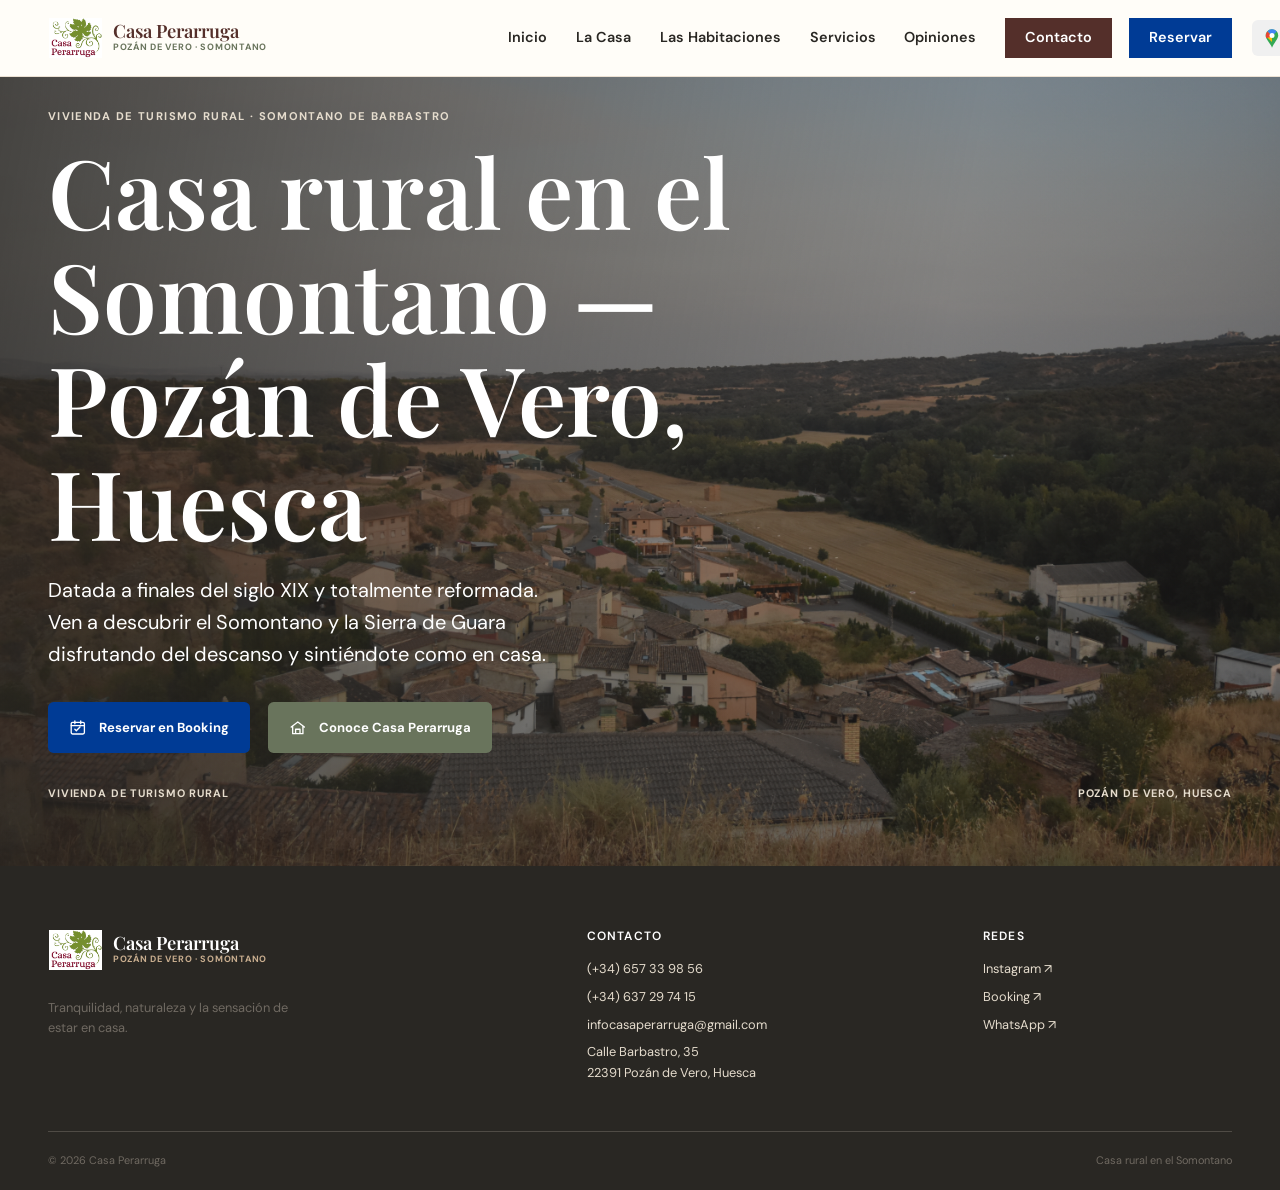
<file: index.html>
﻿<!doctype html>
<html lang="es">
  <head>
    <meta charset="UTF-8" />
    <meta name="viewport" content="width=device-width, initial-scale=1.0" />

    <!-- SEO BÁSICO -->
    <title>
      Casa Rural en el Somontano | Casa Perarruga — Pozán de Vero, Huesca
    </title>
    <meta
      name="description"
      content="Casa Perarruga: casa rural con encanto en Pozán de Vero, corazón del Somontano de Barbastro. Habitaciones con baño privado, desayuno incluido y acceso a la Sierra de Guara. ¡Reserva ahora!"
    />
    <link rel="canonical" href="https://www.casaperarruga.com/" />
    <meta name="robots" content="index, follow" />
    <meta name="author" content="Casa Perarruga" />
    <meta name="theme-color" content="#542f2a" />

    <!-- OPEN GRAPH -->
    <meta property="og:type" content="website" />
    <meta property="og:site_name" content="Casa Perarruga" />
    <meta property="og:url" content="https://www.casaperarruga.com/" />
    <meta
      property="og:title"
      content="Casa Rural en el Somontano | Casa Perarruga"
    />
    <meta
      property="og:description"
      content="Casa rural con encanto en Pozán de Vero. Habitaciones con baño privado, desayuno incluido y entorno natural único entre el Somontano y la Sierra de Guara."
    />
    <meta
      property="og:image"
      content="https://www.casaperarruga.com/assets/img/Foto_Portada_Casa.JPG"
    />
    <meta property="og:image:width" content="1200" />
    <meta property="og:image:height" content="630" />
    <meta
      property="og:image:alt"
      content="Fachada de Casa Perarruga en Pozán de Vero"
    />
    <meta property="og:locale" content="es_ES" />

    <!-- TWITTER CARDS -->
    <meta name="twitter:card" content="summary_large_image" />
    <meta
      name="twitter:title"
      content="Casa Rural en el Somontano | Casa Perarruga"
    />
    <meta
      name="twitter:description"
      content="Casa rural con encanto en Pozán de Vero. Habitaciones con baño privado y desayuno incluido entre el Somontano y la Sierra de Guara."
    />
    <meta
      name="twitter:image"
      content="https://www.casaperarruga.com/assets/img/Foto_Portada_Casa.JPG"
    />

    <!-- FUENTES -->
    <link rel="preconnect" href="https://fonts.googleapis.com" />
    <link rel="preconnect" href="https://fonts.gstatic.com" crossorigin />
    <link
      href="https://fonts.googleapis.com/css2?family=DM+Sans:wght@400;500;600;700&family=Playfair+Display:wght@500;600;700&display=swap"
      rel="stylesheet"
    />
    <link rel="stylesheet" href="assets/css/styles.css" />

    <!-- SCHEMA MARKUP — LodgingBusiness -->
    <script type="application/ld+json">
      {
        "@context": "https://schema.org",
        "@type": "LodgingBusiness",
        "name": "Casa Perarruga",
        "alternateName": "Casa Rural Casa Perarruga",
        "description": "Casa rural con encanto en Pozán de Vero, en el corazón del Somontano de Barbastro y cerca de la Sierra de Guara. Cuatro habitaciones con baño privado, desayuno continental incluido y cocina comunitaria.",
        "url": "https://www.casaperarruga.com/",
        "logo": "https://www.casaperarruga.com/assets/img/Logo-Casa-Perarruga-WP_-2.jpg",
        "image": [
          "https://www.casaperarruga.com/assets/img/Foto_Portada_Casa.JPG",
          "https://www.casaperarruga.com/assets/img/Casa_Perarruga_Exterior.jpg",
          "https://www.casaperarruga.com/assets/img/Foto_Habitaciones.JPG"
        ],
        "address": {
          "@type": "PostalAddress",
          "streetAddress": "Calle Barbastro, 35",
          "addressLocality": "Pozán de Vero",
          "postalCode": "22391",
          "addressRegion": "Huesca",
          "addressCountry": "ES"
        },
        "geo": {
          "@type": "GeoCoordinates",
          "latitude": 42.0810581,
          "longitude": 0.0349593
        },
        "telephone": ["+34657339856", "+34637297415"],
        "email": "infocasaperarruga@gmail.com",
        "sameAs": [
          "https://www.instagram.com/casaperarruga",
          "https://www.booking.com/hotel/es/casa-perarruga.es.html"
        ],
        "priceRange": "€€",
        "checkinTime": "15:00",
        "checkoutTime": "12:00",
        "numberOfRooms": 4,
        "amenityFeature": [
          {
            "@type": "LocationFeatureSpecification",
            "name": "Desayuno continental incluido",
            "value": true
          },
          {
            "@type": "LocationFeatureSpecification",
            "name": "WiFi gratuito",
            "value": true
          },
          {
            "@type": "LocationFeatureSpecification",
            "name": "Cocina comunitaria",
            "value": true
          },
          {
            "@type": "LocationFeatureSpecification",
            "name": "Terraza",
            "value": true
          },
          {
            "@type": "LocationFeatureSpecification",
            "name": "Baño privado en habitación",
            "value": true
          },
          {
            "@type": "LocationFeatureSpecification",
            "name": "No fumadores",
            "value": true
          }
        ],
        "aggregateRating": {
          "@type": "AggregateRating",
          "ratingValue": "9.4",
          "reviewCount": "47",
          "bestRating": "10",
          "worstRating": "1"
        },
        "containsPlace": [
          {
            "@type": "HotelRoom",
            "name": "Habitación Garnacha",
            "url": "https://www.casaperarruga.com/habitacion-garnacha.html",
            "description": "Habitación cuádruple de 18 m² con cama doble y litera, baño privado y balcón. Ideal para familias.",
            "occupancy": {
              "@type": "QuantitativeValue",
              "minValue": 1,
              "maxValue": 4
            },
            "bed": [
              {
                "@type": "BedDetails",
                "typeOfBed": "Double bed",
                "numberOfBeds": 1
              },
              {
                "@type": "BedDetails",
                "typeOfBed": "Bunk bed",
                "numberOfBeds": 1
              }
            ]
          },
          {
            "@type": "HotelRoom",
            "name": "Habitación Merlot",
            "url": "https://www.casaperarruga.com/habitacion-merlot.html",
            "description": "Habitación doble de 15 m² con cama de matrimonio, baño privado y balcón con vistas a la calle.",
            "occupancy": {
              "@type": "QuantitativeValue",
              "minValue": 1,
              "maxValue": 2
            },
            "bed": [
              {
                "@type": "BedDetails",
                "typeOfBed": "Double bed",
                "numberOfBeds": 1
              }
            ]
          },
          {
            "@type": "HotelRoom",
            "name": "Habitación Alcañón",
            "url": "https://www.casaperarruga.com/habitacion-alcanon.html",
            "description": "Habitación doble de 15 m² con cama de matrimonio, baño privado y vistas al patio interior.",
            "occupancy": {
              "@type": "QuantitativeValue",
              "minValue": 1,
              "maxValue": 2
            },
            "bed": [
              {
                "@type": "BedDetails",
                "typeOfBed": "Double bed",
                "numberOfBeds": 1
              }
            ]
          },
          {
            "@type": "HotelRoom",
            "name": "Habitación Syrah",
            "url": "https://www.casaperarruga.com/habitacion-syrah.html",
            "description": "Habitación versátil de 17 m² para dos o cuatro personas con dos camas individuales y sofá cama, baño privado.",
            "occupancy": {
              "@type": "QuantitativeValue",
              "minValue": 1,
              "maxValue": 4
            },
            "bed": [
              {
                "@type": "BedDetails",
                "typeOfBed": "Single bed",
                "numberOfBeds": 2
              },
              {
                "@type": "BedDetails",
                "typeOfBed": "Sofa bed",
                "numberOfBeds": 1
              }
            ]
          }
        ]
      }
    </script>
    <link
      rel="icon"
      href="assets/img/Logo-Casa-Perarruga-WP_-2.jpg"
      type="image/jpeg"
    />
  </head>
  <body>
    <header class="site-header">
      <div class="header-inner">
        <a class="brand" href="index.html" aria-label="Casa Perarruga, inicio">
          <span class="brand__mark"
            ><img
              src="assets/img/Logo-Casa-Perarruga-WP_-2.jpg"
              alt="Logo de Casa Perarruga"
          /></span>
          <span class="brand__text"
            ><strong>Casa Perarruga</strong
            ><small>Pozán de Vero · Somontano</small></span
          >
        </a>
        <input class="menu-toggle" type="checkbox" id="menu-toggle" />
        <label class="menu-button" for="menu-toggle"
          ><span></span><span></span><span></span
          ><span class="sr-only">Abrir menú</span></label
        >
        <nav class="site-nav" aria-label="Navegación principal">
          <ul>
            <li><a href="index.html" aria-current="page">Inicio</a></li>
            <li class="nav-dropdown">
              <a href="la-casa.html">La Casa</a>
              <ul class="nav-dropdown__menu">
                <li>
                  <a href="la-casa.html#casa-espacios">Descubre la Casa</a>
                </li>
                <li>
                  <a href="la-casa.html#entorno-casa">Explora el Entorno</a>
                </li>
                <li>
                  <a href="la-casa.html#about-us-title">Sobre Nosotros</a>
                </li>
              </ul>
            </li>
            <li class="nav-dropdown">
              <a href="habitaciones.html">Las Habitaciones</a>
              <ul class="nav-dropdown__menu">
                <li><a href="habitacion-garnacha.html">Garnacha</a></li>
                <li><a href="habitacion-merlot.html">Merlot</a></li>
                <li><a href="habitacion-alcanon.html">Alcañón</a></li>
                <li><a href="habitacion-syrah.html">Syrah</a></li>
              </ul>
            </li>
            <li class="nav-dropdown">
              <a href="servicios.html">Servicios</a>
              <ul class="nav-dropdown__menu">
                <li>
                  <a href="servicios.html#servicios-title"
                    >Servicios incluidos</a
                  >
                </li>
                <li>
                  <a href="servicios.html#desayuno-title"
                    >Desayuno &amp; Cocina</a
                  >
                </li>
                <li><a href="servicios.html#productos-title">Productos</a></li>
                <li>
                  <a href="servicios.html#actividades-title">Actividades</a>
                </li>
              </ul>
            </li>
            <li><a href="opiniones.html">Opiniones</a></li>
            <li><a class="nav-cta" href="contacto.html">Contacto</a></li>
            <li>
              <a
                class="nav-cta nav-cta--booking"
                href="https://www.booking.com/hotel/es/casa-perarruga.es.html?label=casa-perarruga-aPDXB5siTOXOJWH2P6ihbQS466324829192%3Apl%3Ata%3Ap1%3Ap2%3Aac%3Aap%3Aneg%3Afi%3Atikwd-368432872474%3Alp9197910%3Ali%3Adec%3Adm%3Appccp%3DUmFuZG9tSVYkc2RlIyh9YcGt_tphEo8pawEozW2KQ80&amp;sid=4bc61bdd47e0f33b08dd6b1c204d0a0e&amp;gclid=CjwKCAjw_KjVBhAHEiwAnC0N9K6-22BFaxeWyyTwNk_1AvTN_GtbEFXbpusUPiJRdxfGMWek1PBj7BoCmowQAvD_BwE&amp;aid=311090&amp;ucfs=1&amp;arphpl=1&amp;dest_id=-397373&amp;dest_type=city&amp;group_adults=2&amp;req_adults=2&amp;no_rooms=1&amp;group_children=0&amp;req_children=0&amp;hpos=1&amp;hapos=1&amp;sr_order=popularity&amp;srpvid=c06a6f31c897105a&amp;srepoch=1789573737&amp;from=searchresults"
                target="_blank"
                rel="noopener noreferrer"
                >Reservar</a
              >
            </li>
            <li>
              <a
                class="nav-cta nav-cta--maps"
                href="https://www.google.com/maps/place/Casa+Perarruga/@42.0810621,0.0323844,17z/data=!3m1!4b1!4m9!3m8!1s0x12a7887ef8998ebd:0x75d4f2448e5ed195!5m2!4m1!1i2!8m2!3d42.0810581!4d0.0349593!16s%2Fg%2F11c52byd4_?entry=ttu"
                target="_blank"
                rel="noopener noreferrer"
                aria-label="Ver en Google Maps"
                title="Ver en Google Maps"
              >
                <img src="assets/icons/google-maps.svg" alt="" />
              </a>
            </li>
          </ul>
        </nav>
      </div>
    </header>

    <main>
      <section class="hero" aria-labelledby="hero-title">
        <div class="hero__content page-width">
          <p class="eyebrow">
            Vivienda de Turismo Rural · Somontano de Barbastro
          </p>
          <h1 id="hero-title">
            Casa rural en el Somontano — Pozán de Vero, Huesca
          </h1>
          <p class="hero__intro">
            Datada a finales del siglo XIX y totalmente reformada. Ven a
            descubrir el Somontano y la Sierra de Guara disfrutando del descanso
            y sintiéndote como en casa.
          </p>
          <div class="hero__actions">
            <a
              class="button button--booking"
              href="https://www.booking.com/hotel/es/casa-perarruga.es.html?label=casa-perarruga-aPDXB5siTOXOJWH2P6ihbQS466324829192%3Apl%3Ata%3Ap1%3Ap2%3Aac%3Aap%3Aneg%3Afi%3Atikwd-368432872474%3Alp9197910%3Ali%3Adec%3Adm%3Appccp%3DUmFuZG9tSVYkc2RlIyh9YcGt_tphEo8pawEozW2KQ80&amp;sid=4bc61bdd47e0f33b08dd6b1c204d0a0e&amp;gclid=CjwKCAjw_KjVBhAHEiwAnC0N9K6-22BFaxeWyyTwNk_1AvTN_GtbEFXbpusUPiJRdxfGMWek1PBj7BoCmowQAvD_BwE&amp;aid=311090&amp;ucfs=1&amp;arphpl=1&amp;dest_id=-397373&amp;dest_type=city&amp;group_adults=2&amp;req_adults=2&amp;no_rooms=1&amp;group_children=0&amp;req_children=0&amp;hpos=1&amp;hapos=1&amp;sr_order=popularity&amp;srpvid=c06a6f31c897105a&amp;srepoch=1789573737&amp;from=searchresults"
              target="_blank"
              rel="noopener noreferrer"
              ><svg
                class="button__icon"
                viewBox="0 0 24 24"
                aria-hidden="true"
                focusable="false"
              >
                <rect x="3" y="4.5" width="18" height="16" rx="2" />
                <path d="M8 2.5v4M16 2.5v4M3 9h18M8 14l2 2 5-5" />
              </svg>
              <span>Reservar en Booking</span></a
            >
            <a class="button button--secondary" href="la-casa.html">
              <svg
                class="button__icon"
                viewBox="0 0 24 24"
                aria-hidden="true"
                focusable="false"
              >
                <path d="m3 11 9-7 9 7M5 10v10h14V10M9 20v-6h6v6" />
              </svg>
              <span>Conoce Casa Perarruga</span>
            </a>
          </div>
        </div>
        <div class="hero__meta page-width">
          <span>Vivienda de Turismo Rural</span
          ><span>Pozán de Vero, Huesca</span>
        </div>
      </section>
    </main>

    <footer class="site-footer">
      <div class="page-width footer-grid">
        <div>
          <a class="brand brand--footer" href="index.html"
            ><span class="brand__mark"
              ><img
                src="assets/img/Logo-Casa-Perarruga-WP_-2.jpg"
                alt="Logo de Casa Perarruga" /></span
            ><span class="brand__text"
              ><strong>Casa Perarruga</strong
              ><small>Pozán de Vero · Somontano</small></span
            ></a
          >
          <p class="footer-note">
            Tranquilidad, naturaleza y la sensación de estar en casa.
          </p>
        </div>
        <div>
          <h3>Contacto</h3>
          <address>
            <a href="tel:+34657339856">(+34) 657 33 98 56</a
            ><a href="tel:+34637297415">(+34) 637 29 74 15</a
            ><a href="mailto:infocasaperarruga@gmail.com"
              >infocasaperarruga@gmail.com</a
            ><a
              href="https://www.google.com/maps/place/Casa+Perarruga/@42.0810621,0.0323844,17z/data=!3m1!4b1!4m9!3m8!1s0x12a7887ef8998ebd:0x75d4f2448e5ed195!5m2!4m1!1i2!8m2!3d42.0810581!4d0.0349593!16s%2Fg%2F11c52byd4_?entry=ttu&amp;g_ep=EgoyMDI2MDkxMy4wIKXMDSoASAFQAw%3D%3D"
              target="_blank"
              rel="noopener noreferrer"
              >Calle Barbastro, 35<br />22391 Pozán de Vero, Huesca</a
            >
          </address>
        </div>
        <div>
          <h3>Redes</h3>
          <div class="social-links">
            <a
              href="https://www.instagram.com/casaperarruga"
              target="_blank"
              rel="noopener noreferrer"
              >Instagram <span aria-hidden="true">↗&#xFE0E;</span></a
            ><a
              href="https://www.booking.com/hotel/es/casa-perarruga.es.html?label=casa-perarruga-aPDXB5siTOXOJWH2P6ihbQS466324829192%3Apl%3Ata%3Ap1%3Ap2%3Aac%3Aap%3Aneg%3Afi%3Atikwd-368432872474%3Alp9197910%3Ali%3Adec%3Adm%3Appccp%3DUmFuZG9tSVYkc2RlIyh9YcGt_tphEo8pawEozW2KQ80&amp;sid=4bc61bdd47e0f33b08dd6b1c204d0a0e&amp;gclid=CjwKCAjw_KjVBhAHEiwAnC0N9K6-22BFaxeWyyTwNk_1AvTN_GtbEFXbpusUPiJRdxfGMWek1PBj7BoCmowQAvD_BwE&amp;aid=311090&amp;ucfs=1&amp;arphpl=1&amp;dest_id=-397373&amp;dest_type=city&amp;group_adults=2&amp;req_adults=2&amp;no_rooms=1&amp;group_children=0&amp;req_children=0&amp;hpos=1&amp;hapos=1&amp;sr_order=popularity&amp;srpvid=c06a6f31c897105a&amp;srepoch=1789573737&amp;from=searchresults"
              target="_blank"
              rel="noopener noreferrer"
              >Booking <span aria-hidden="true">↗&#xFE0E;</span></a
            ><a
              href="https://api.whatsapp.com/send/?phone=34657339856&amp;text=Hola%2C+%C2%BFpod%C3%A9is+ayudarme%3F&amp;type=phone_number&amp;app_absent=0"
              target="_blank"
              rel="noopener noreferrer"
              >WhatsApp <span aria-hidden="true">↗&#xFE0E;</span></a
            >
          </div>
        </div>
      </div>
      <div class="footer-bottom page-width">
        <span>© 2026 Casa Perarruga</span
        ><span>Casa rural en el Somontano</span>
      </div>
    </footer>
  </body>
</html>
</file>
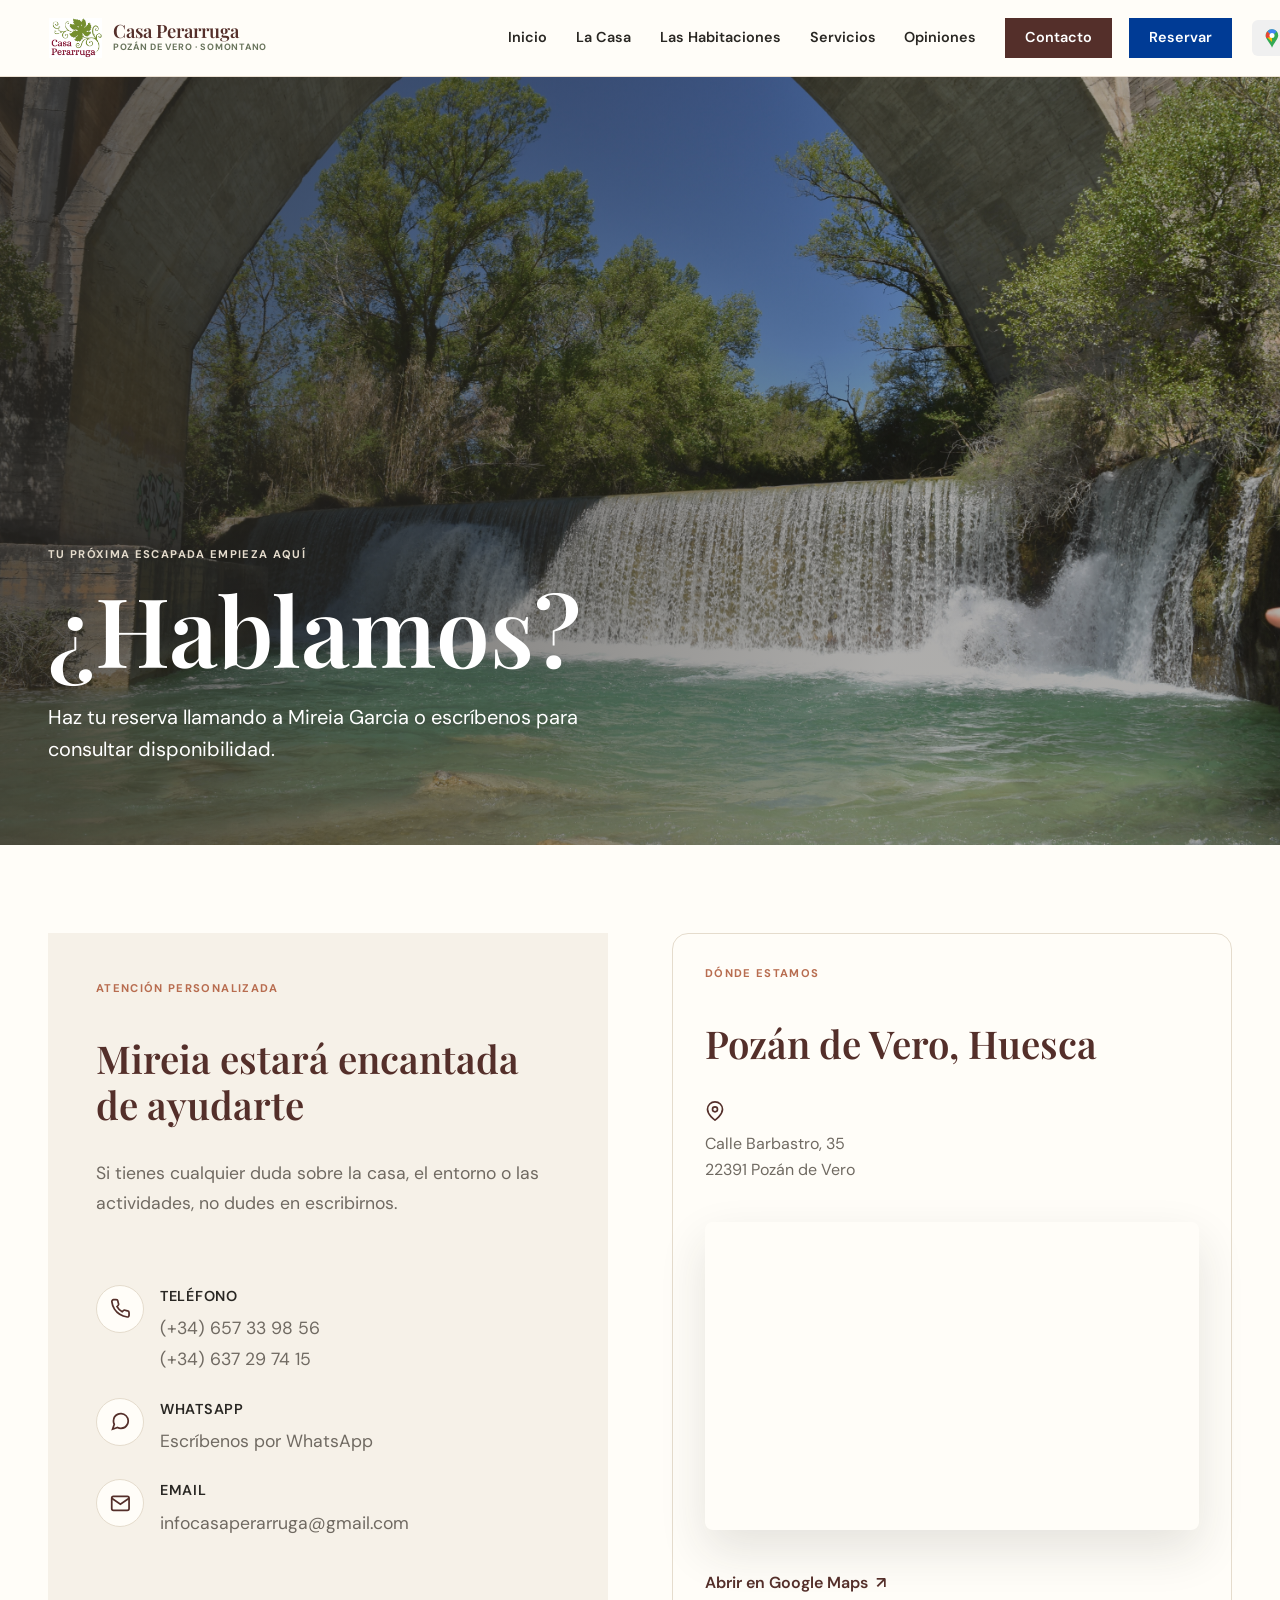
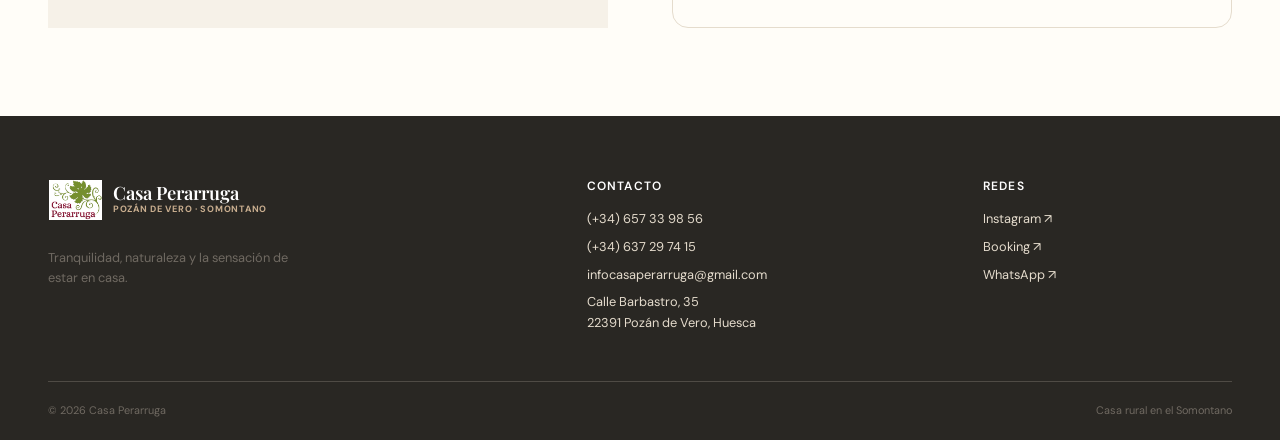
<file: contacto.html>
﻿<!doctype html>
<html lang="es">
  <head>
    <meta charset="UTF-8" />
    <meta name="viewport" content="width=device-width, initial-scale=1.0" />

    <!-- SEO BÁSICO -->
    <title>Contacto y Reservas — Casa Perarruga, Pozán de Vero (Huesca)</title>
    <meta
      name="description"
      content="Contacta con Casa Perarruga: teléfono, WhatsApp, email y mapa. Calle Barbastro 35, Pozán de Vero, 22391 Huesca. Reserva directa o por Booking.com."
    />
    <link rel="canonical" href="https://www.casaperarruga.com/contacto.html" />
    <meta name="robots" content="index, follow" />
    <meta name="author" content="Casa Perarruga" />
    <meta name="theme-color" content="#542f2a" />

    <!-- OPEN GRAPH -->
    <meta property="og:type" content="website" />
    <meta property="og:site_name" content="Casa Perarruga" />
    <meta property="og:url" content="https://www.casaperarruga.com/contacto.html" />
    <meta property="og:title" content="Contacto y Reservas | Casa Perarruga, Pozán de Vero" />
    <meta
      property="og:description"
      content="Teléfono, WhatsApp, email y mapa de Casa Perarruga. Calle Barbastro 35, Pozán de Vero, Huesca. Reserva tu estancia en el Somontano."
    />
    <meta
      property="og:image"
      content="https://www.casaperarruga.com/assets/img/Casa_Perarruga_Exterior.jpg"
    />
    <meta property="og:image:alt" content="Exterior de Casa Perarruga en Pozán de Vero" />
    <meta property="og:locale" content="es_ES" />

    <!-- TWITTER CARDS -->
    <meta name="twitter:card" content="summary_large_image" />
    <meta name="twitter:title" content="Contacto | Casa Perarruga" />
    <meta name="twitter:description" content="Teléfono, WhatsApp y reservas en Casa Perarruga. Calle Barbastro 35, Pozán de Vero, Huesca." />
    <meta name="twitter:image" content="https://www.casaperarruga.com/assets/img/Casa_Perarruga_Exterior.jpg" />

    <!-- FUENTES -->
    <link rel="preconnect" href="https://fonts.googleapis.com" />
    <link rel="preconnect" href="https://fonts.gstatic.com" crossorigin />
    <link
      href="https://fonts.googleapis.com/css2?family=DM+Sans:wght@400;500;600;700&family=Playfair+Display:wght@500;600;700&display=swap"
      rel="stylesheet"
    />
    <link rel="stylesheet" href="assets/css/styles.css" />

    <!-- SCHEMA MARKUP — BreadcrumbList -->
    <script type="application/ld+json">
    {
      "@context": "https://schema.org",
      "@type": "BreadcrumbList",
      "itemListElement": [
        { "@type": "ListItem", "position": 1, "name": "Inicio", "item": "https://www.casaperarruga.com/" },
        { "@type": "ListItem", "position": 2, "name": "Contacto", "item": "https://www.casaperarruga.com/contacto.html" }
      ]
    }
    </script>
      <link rel="icon" href="assets/img/Logo-Casa-Perarruga-WP_-2.jpg" type="image/jpeg" />
  </head>
  <body>
    <header class="site-header">
      <div class="header-inner">
        <a class="brand" href="index.html" aria-label="Casa Perarruga, inicio"
          ><span class="brand__mark"
            ><img
              src="assets/img/Logo-Casa-Perarruga-WP_-2.jpg"
              alt="Logo de Casa Perarruga" /></span
          ><span class="brand__text"
            ><strong>Casa Perarruga</strong
            ><small>Pozán de Vero · Somontano</small></span
          ></a
        ><input class="menu-toggle" type="checkbox" id="menu-toggle" /><label
          class="menu-button"
          for="menu-toggle"
          ><span></span><span></span><span></span
          ><span class="sr-only">Abrir menú</span></label
        >
        <nav class="site-nav" aria-label="Navegación principal">
          <ul>
            <li><a href="index.html">Inicio</a></li>
            <li class="nav-dropdown">
              <a href="la-casa.html">La Casa</a>
              <ul class="nav-dropdown__menu">
                <li>
                  <a href="la-casa.html#casa-espacios">Descubre la Casa</a>
                </li>
                <li>
                  <a href="la-casa.html#entorno-casa">Explora el Entorno</a>
                </li>
                <li>
                  <a href="la-casa.html#about-us-title">Sobre Nosotros</a>
                </li>
              </ul>
            </li>
            <li class="nav-dropdown">
              <a href="habitaciones.html">Las Habitaciones</a>
              <ul class="nav-dropdown__menu">
                <li><a href="habitacion-garnacha.html">Garnacha</a></li>
                <li><a href="habitacion-merlot.html">Merlot</a></li>
                <li><a href="habitacion-alcanon.html">Alcañón</a></li>
                <li><a href="habitacion-syrah.html">Syrah</a></li>
              </ul>
            </li>
            <li class="nav-dropdown">
              <a href="servicios.html">Servicios</a>
              <ul class="nav-dropdown__menu">
                <li>
                  <a href="servicios.html#servicios-title"
                    >Servicios incluidos</a
                  >
                </li>
                <li>
                  <a href="servicios.html#desayuno-title"
                    >Desayuno &amp; Cocina</a
                  >
                </li>
                <li><a href="servicios.html#productos-title">Productos</a></li>
                <li>
                  <a href="servicios.html#actividades-title">Actividades</a>
                </li>
              </ul>
            </li>
            <li><a href="opiniones.html">Opiniones</a></li>
            <li>
              <a class="nav-cta" href="contacto.html" aria-current="page"
                >Contacto</a
              >
            </li>
            <li>
              <a
                class="nav-cta nav-cta--booking"
                href="https://www.booking.com/hotel/es/casa-perarruga.es.html?label=casa-perarruga-aPDXB5siTOXOJWH2P6ihbQS466324829192%3Apl%3Ata%3Ap1%3Ap2%3Aac%3Aap%3Aneg%3Afi%3Atikwd-368432872474%3Alp9197910%3Ali%3Adec%3Adm%3Appccp%3DUmFuZG9tSVYkc2RlIyh9YcGt_tphEo8pawEozW2KQ80&amp;sid=4bc61bdd47e0f33b08dd6b1c204d0a0e&amp;gclid=CjwKCAjw_KjVBhAHEiwAnC0N9K6-22BFaxeWyyTwNk_1AvTN_GtbEFXbpusUPiJRdxfGMWek1PBj7BoCmowQAvD_BwE&amp;aid=311090&amp;ucfs=1&amp;arphpl=1&amp;dest_id=-397373&amp;dest_type=city&amp;group_adults=2&amp;req_adults=2&amp;no_rooms=1&amp;group_children=0&amp;req_children=0&amp;hpos=1&amp;hapos=1&amp;sr_order=popularity&amp;srpvid=c06a6f31c897105a&amp;srepoch=1789573737&amp;from=searchresults"
                target="_blank"
                rel="noopener noreferrer"
                >Reservar</a
              >
            </li>
            <li>
              <a
                class="nav-cta nav-cta--maps"
                href="https://www.google.com/maps/place/Casa+Perarruga/@42.0810621,0.0323844,17z/data=!3m1!4b1!4m9!3m8!1s0x12a7887ef8998ebd:0x75d4f2448e5ed195!5m2!4m1!1i2!8m2!3d42.0810581!4d0.0349593!16s%2Fg%2F11c52byd4_?entry=ttu"
                target="_blank"
                rel="noopener noreferrer"
                aria-label="Ver en Google Maps"
                title="Ver en Google Maps"
              >
                <img src="assets/icons/google-maps.svg" alt="" />
              </a>
            </li>
          </ul>
        </nav>
      </div>
    </header>
    <main class="contact-page-wrap">
      <!-- HERO -->
      <section class="page-hero page-width">
        <p class="eyebrow">Tu próxima escapada empieza aquí</p>
        <h1>¿Hablamos?</h1>
        <p>
          Haz tu reserva llamando a Mireia Garcia o escríbenos para consultar
          disponibilidad.
        </p>
      </section>

      <!-- CONTACT SECTION -->
      <section class="contact-section section page-width">
        <div class="contact-grid">
          <!-- INFO PANEL -->
          <div class="contact-panel">
            <p class="eyebrow">Atención personalizada</p>
            <h2>Mireia estará encantada de ayudarte</h2>
            <p class="contact-panel__intro">
              Si tienes cualquier duda sobre la casa, el entorno o las
              actividades, no dudes en escribirnos.
            </p>

            <ul class="contact-list">
              <li>
                <div class="contact-list__icon" aria-hidden="true">
                  <svg
                    viewBox="0 0 24 24"
                    fill="none"
                    stroke="currentColor"
                    stroke-width="2"
                  >
                    <path
                      d="M22 16.92v3a2 2 0 0 1-2.18 2 19.79 19.79 0 0 1-8.63-3.07 19.5 19.5 0 0 1-6-6 19.79 19.79 0 0 1-3.07-8.67A2 2 0 0 1 4.11 2h3a2 2 0 0 1 2 1.72 12.84 12.84 0 0 0 .7 2.81 2 2 0 0 1-.45 2.11L8.09 9.91a16 16 0 0 0 6 6l1.27-1.27a2 2 0 0 1 2.11-.45 12.84 12.84 0 0 0 2.81.7A2 2 0 0 1 22 16.92z"
                    ></path>
                  </svg>
                </div>
                <div class="contact-list__info">
                  <strong>Teléfono</strong>
                  <a href="tel:+34657339856">(+34) 657 33 98 56</a>
                  <a href="tel:+34637297415">(+34) 637 29 74 15</a>
                </div>
              </li>
              <li>
                <div class="contact-list__icon" aria-hidden="true">
                  <svg
                    viewBox="0 0 24 24"
                    fill="none"
                    stroke="currentColor"
                    stroke-width="2"
                  >
                    <path
                      d="M21 11.5a8.38 8.38 0 0 1-.9 3.8 8.5 8.5 0 0 1-7.6 4.7 8.38 8.38 0 0 1-3.8-.9L3 21l1.9-5.7a8.38 8.38 0 0 1-.9-3.8 8.5 8.5 0 0 1 4.7-7.6 8.38 8.38 0 0 1 3.8-.9h.5a8.48 8.48 0 0 1 8 8v.5z"
                    ></path>
                  </svg>
                </div>
                <div class="contact-list__info">
                  <strong>WhatsApp</strong>
                  <a
                    href="https://api.whatsapp.com/send/?phone=34657339856&amp;text=Hola%2C+%C2%BFpod%C3%A9is+ayudarme%3F"
                    target="_blank"
                    rel="noopener noreferrer"
                    >Escríbenos por WhatsApp</a
                  >
                </div>
              </li>
              <li>
                <div class="contact-list__icon" aria-hidden="true">
                  <svg
                    viewBox="0 0 24 24"
                    fill="none"
                    stroke="currentColor"
                    stroke-width="2"
                  >
                    <path
                      d="M4 4h16c1.1 0 2 .9 2 2v12c0 1.1-.9 2-2 2H4c-1.1 0-2-.9-2-2V6c0-1.1.9-2 2-2z"
                    ></path>
                    <polyline points="22,6 12,13 2,6"></polyline>
                  </svg>
                </div>
                <div class="contact-list__info">
                  <strong>Email</strong>
                  <a href="mailto:infocasaperarruga@gmail.com"
                    >infocasaperarruga@gmail.com</a
                  >
                </div>
              </li>
            </ul>
          </div>

          <!-- MAP PANEL -->
          <div class="contact-panel contact-panel--map">
            <p class="eyebrow">Dónde estamos</p>
            <h2>Pozán de Vero, Huesca</h2>
            <address class="contact-panel__address">
              <svg
                viewBox="0 0 24 24"
                fill="none"
                stroke="currentColor"
                stroke-width="2"
                width="20"
                height="20"
              >
                <path d="M21 10c0 7-9 13-9 13s-9-6-9-13a9 9 0 0 1 18 0z"></path>
                <circle cx="12" cy="10" r="3"></circle>
              </svg>
              Calle Barbastro, 35<br />22391 Pozán de Vero
            </address>
            <div class="map-container">
              <iframe
                src="https://www.google.com/maps/embed?pb=!1m18!1m12!1m3!1d2938.85041797436!2d0.032384400000000006!3d42.081058100000006!2m3!1f0!2f0!3f0!3m2!1i1024!2i768!4f13.1!3m3!1m2!1s0x12a7887ef8998ebd%3A0x75d4f2448e5ed195!2sCasa%20Perarruga!5e0!3m2!1ses!2ses!4v1714567891234!5m2!1ses!2ses"
                width="100%"
                height="300"
                style="border: 0; border-radius: 0.5rem"
                allowfullscreen=""
                loading="lazy"
                referrerpolicy="no-referrer-when-downgrade"
              >
              </iframe>
            </div>
            <a
              class="contact-map-link"
              href="https://www.google.com/maps/place/Casa+Perarruga/@42.0810621,0.0323844,17z/data=!3m1!4b1!4m9!3m8!1s0x12a7887ef8998ebd:0x75d4f2448e5ed195!5m2!4m1!1i2!8m2!3d42.0810581!4d0.0349593!16s%2Fg%2F11c52byd4_?entry=ttu"
              target="_blank"
              rel="noopener noreferrer"
            >
              Abrir en Google Maps <span aria-hidden="true">↗&#xFE0E;</span>
            </a>
          </div>
        </div>
      </section>
    </main>
    <footer class="site-footer">
      <div class="page-width footer-grid">
        <div>
          <a class="brand brand--footer" href="index.html"
            ><span class="brand__mark"
              ><img
                src="assets/img/Logo-Casa-Perarruga-WP_-2.jpg"
                alt="Logo de Casa Perarruga" /></span
            ><span class="brand__text"
              ><strong>Casa Perarruga</strong
              ><small>Pozán de Vero · Somontano</small></span
            ></a
          >
          <p class="footer-note">
            Tranquilidad, naturaleza y la sensación de estar en casa.
          </p>
        </div>
        <div>
          <h3>Contacto</h3>
          <address>
            <a href="tel:+34657339856">(+34) 657 33 98 56</a
            ><a href="tel:+34637297415">(+34) 637 29 74 15</a
            ><a href="mailto:infocasaperarruga@gmail.com">infocasaperarruga@gmail.com</a
            ><a
              href="https://www.google.com/maps/place/Casa+Perarruga/@42.0810621,0.0323844,17z/data=!3m1!4b1!4m9!3m8!1s0x12a7887ef8998ebd:0x75d4f2448e5ed195!5m2!4m1!1i2!8m2!3d42.0810581!4d0.0349593!16s%2Fg%2F11c52byd4_?entry=ttu&amp;g_ep=EgoyMDI2MDkxMy4wIKXMDSoASAFQAw%3D%3D"
              target="_blank"
              rel="noopener noreferrer"
              >Calle Barbastro, 35<br />22391 Pozán de Vero, Huesca</a
            >
          </address>
        </div>
        <div>
          <h3>Redes</h3>
          <div class="social-links">
            <a
              href="https://www.instagram.com/casaperarruga"
              target="_blank"
              rel="noopener noreferrer"
              >Instagram <span aria-hidden="true">↗&#xFE0E;</span></a
            ><a
              href="https://www.booking.com/hotel/es/casa-perarruga.es.html?label=casa-perarruga-aPDXB5siTOXOJWH2P6ihbQS466324829192%3Apl%3Ata%3Ap1%3Ap2%3Aac%3Aap%3Aneg%3Afi%3Atikwd-368432872474%3Alp9197910%3Ali%3Adec%3Adm%3Appccp%3DUmFuZG9tSVYkc2RlIyh9YcGt_tphEo8pawEozW2KQ80&amp;sid=4bc61bdd47e0f33b08dd6b1c204d0a0e&amp;gclid=CjwKCAjw_KjVBhAHEiwAnC0N9K6-22BFaxeWyyTwNk_1AvTN_GtbEFXbpusUPiJRdxfGMWek1PBj7BoCmowQAvD_BwE&amp;aid=311090&amp;ucfs=1&amp;arphpl=1&amp;dest_id=-397373&amp;dest_type=city&amp;group_adults=2&amp;req_adults=2&amp;no_rooms=1&amp;group_children=0&amp;req_children=0&amp;hpos=1&amp;hapos=1&amp;sr_order=popularity&amp;srpvid=c06a6f31c897105a&amp;srepoch=1789573737&amp;from=searchresults"
              target="_blank"
              rel="noopener noreferrer"
              >Booking <span aria-hidden="true">↗&#xFE0E;</span></a
            ><a
              href="https://api.whatsapp.com/send/?phone=34657339856&amp;text=Hola%2C+%C2%BFpod%C3%A9is+ayudarme%3F&amp;type=phone_number&amp;app_absent=0"
              target="_blank"
              rel="noopener noreferrer"
              >WhatsApp <span aria-hidden="true">↗&#xFE0E;</span></a
            >
          </div>
        </div>
      </div>
      <div class="footer-bottom page-width">
        <span>© 2026 Casa Perarruga</span
        ><span>Casa rural en el Somontano</span>
      </div>
    </footer>
  </body>
</html>
</file>
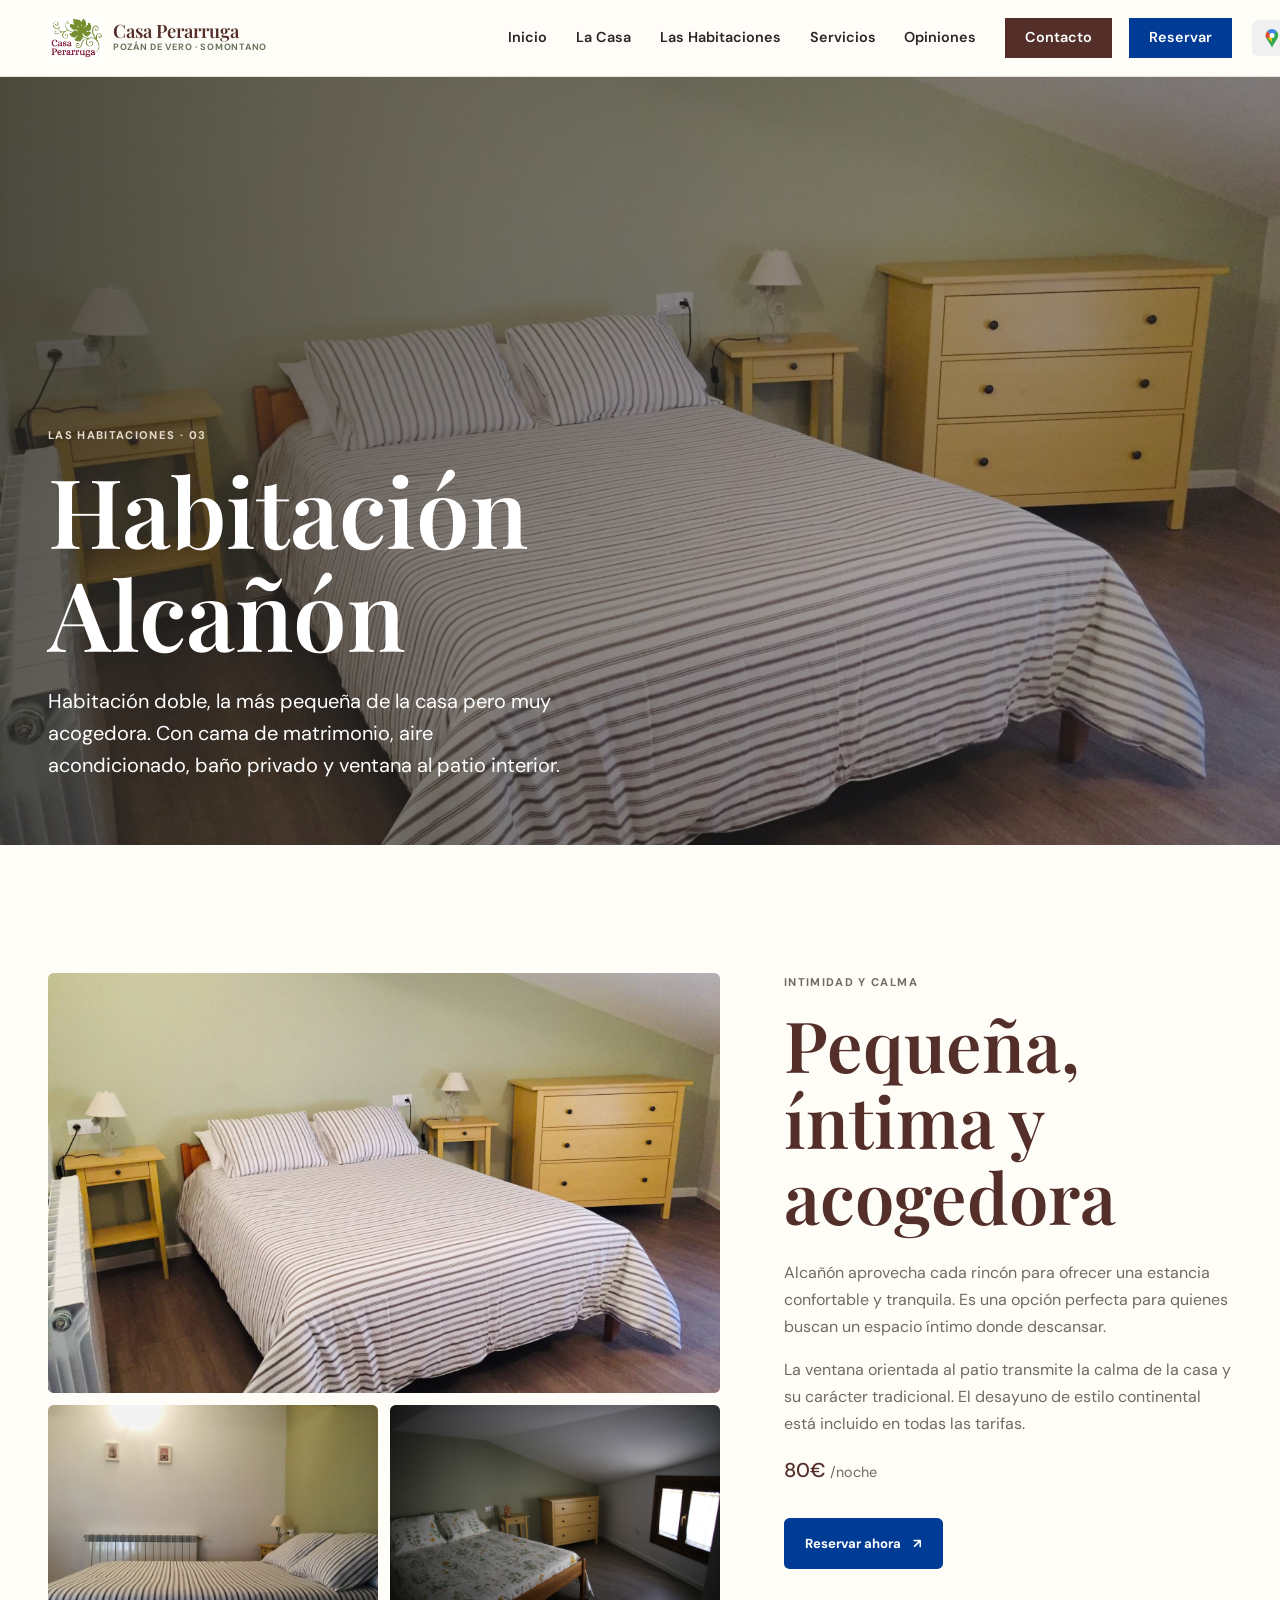
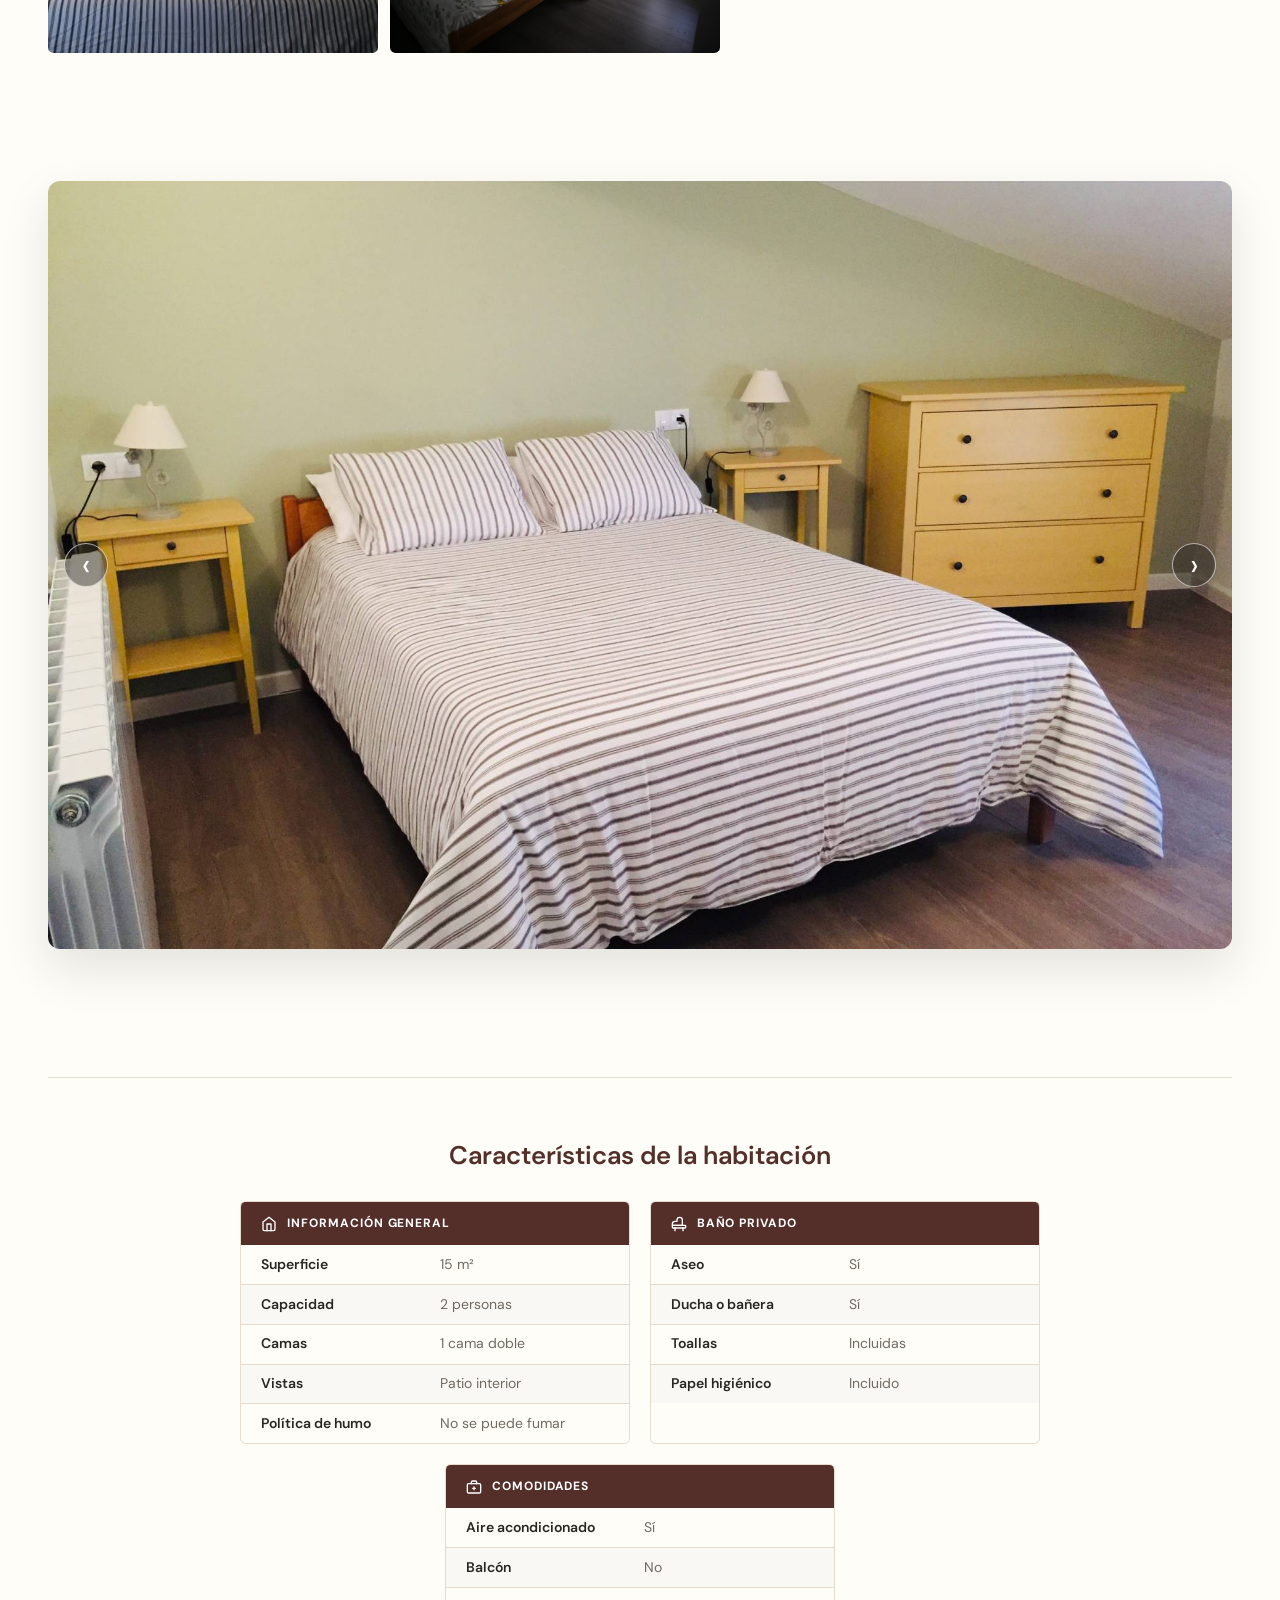
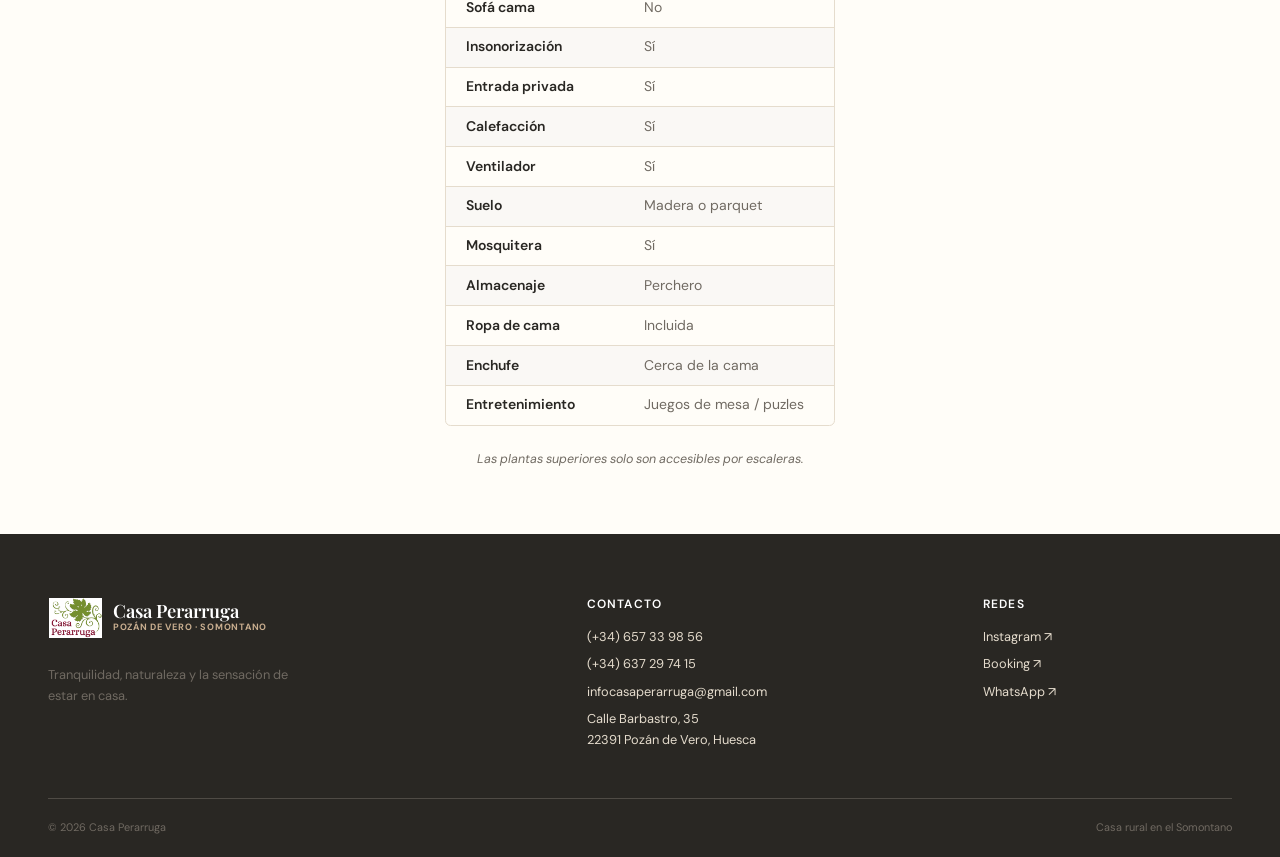
<file: habitacion-alcanon.html>
﻿<!doctype html>
<html lang="es">
  <head>
    <meta charset="UTF-8" />
    <meta name="viewport" content="width=device-width, initial-scale=1.0" />

    <!-- SEO BÁSICO -->
    <title>Habitación Alcañón — Doble Íntima con Patio | Casa Perarruga</title>
    <meta
      name="description"
      content="Habitación Alcañón en Casa Perarruga: 15 m² íntimos con cama doble, baño privado y vistas al patio interior. Desayuno incluido en Pozán de Vero, Somontano."
    />
    <link
      rel="canonical"
      href="https://www.casaperarruga.com/habitacion-alcanon.html"
    />
    <meta name="robots" content="index, follow" />
    <meta name="author" content="Casa Perarruga" />
    <meta name="theme-color" content="#542f2a" />

    <!-- OPEN GRAPH -->
    <meta property="og:type" content="website" />
    <meta property="og:site_name" content="Casa Perarruga" />
    <meta
      property="og:url"
      content="https://www.casaperarruga.com/habitacion-alcanon.html"
    />
    <meta
      property="og:title"
      content="Habitación Alcañón — Doble Íntima | Casa Perarruga"
    />
    <meta
      property="og:description"
      content="15 m², cama doble, baño privado y vistas al patio interior. Ambiente íntimo y acogedor en el Somontano."
    />
    <meta
      property="og:image"
      content="https://www.casaperarruga.com/assets/img/Foto_Habitaciones.JPG"
    />
    <meta
      property="og:image:alt"
      content="Habitación Alcañón en Casa Perarruga"
    />
    <meta property="og:locale" content="es_ES" />

    <!-- TWITTER CARDS -->
    <meta name="twitter:card" content="summary_large_image" />
    <meta name="twitter:title" content="Habitación Alcañón | Casa Perarruga" />
    <meta
      name="twitter:description"
      content="Doble íntima con baño privado y patio en el Somontano. Desayuno incluido."
    />
    <meta
      name="twitter:image"
      content="https://www.casaperarruga.com/assets/img/Foto_Habitaciones.JPG"
    />

    <!-- FUENTES -->
    <link rel="preconnect" href="https://fonts.googleapis.com" />
    <link rel="preconnect" href="https://fonts.gstatic.com" crossorigin />
    <link
      href="https://fonts.googleapis.com/css2?family=DM+Sans:wght@400;500;600;700&family=Playfair+Display:wght@500;600;700&display=swap"
      rel="stylesheet"
    />
    <link rel="stylesheet" href="assets/css/styles.css" />

    <!-- SCHEMA MARKUP — HotelRoom -->
    <script type="application/ld+json">
      {
        "@context": "https://schema.org",
        "@type": "HotelRoom",
        "name": "Habitación Alcañón — Casa Perarruga",
        "description": "Habitación doble de 15 m² con cama de matrimonio, baño privado completo y ventana al patio interior. Ambiente íntimo y acogedor en Pozán de Vero, Somontano de Barbastro.",
        "url": "https://www.casaperarruga.com/habitacion-alcanon.html",
        "image": [
          "https://www.casaperarruga.com/assets/img/Foto_Habitaciones.JPG"
        ],
        "occupancy": {
          "@type": "QuantitativeValue",
          "minValue": 1,
          "maxValue": 2
        },
        "bed": [
          {
            "@type": "BedDetails",
            "typeOfBed": "Double bed",
            "numberOfBeds": 1
          }
        ],
        "floorSize": {
          "@type": "QuantitativeValue",
          "value": 15,
          "unitCode": "MTK"
        },
        "amenityFeature": [
          {
            "@type": "LocationFeatureSpecification",
            "name": "Baño privado",
            "value": true
          },
          {
            "@type": "LocationFeatureSpecification",
            "name": "Calefacción",
            "value": true
          },
          {
            "@type": "LocationFeatureSpecification",
            "name": "Ropa de cama incluida",
            "value": true
          },
          {
            "@type": "LocationFeatureSpecification",
            "name": "Toallas incluidas",
            "value": true
          }
        ],
        "containedInPlace": {
          "@type": "LodgingBusiness",
          "name": "Casa Perarruga",
          "url": "https://www.casaperarruga.com/"
        },
        "breadcrumb": {
          "@type": "BreadcrumbList",
          "itemListElement": [
            {
              "@type": "ListItem",
              "position": 1,
              "name": "Inicio",
              "item": "https://www.casaperarruga.com/"
            },
            {
              "@type": "ListItem",
              "position": 2,
              "name": "Habitaciones",
              "item": "https://www.casaperarruga.com/habitaciones.html"
            },
            {
              "@type": "ListItem",
              "position": 3,
              "name": "Habitación Alcañón",
              "item": "https://www.casaperarruga.com/habitacion-alcanon.html"
            }
          ]
        }
      }
    </script>
    <link
      rel="icon"
      href="assets/img/Logo-Casa-Perarruga-WP_-2.jpg"
      type="image/jpeg"
    />
  </head>
  <body>
    <header class="site-header">
      <div class="header-inner">
        <a class="brand" href="index.html" aria-label="Casa Perarruga, inicio"
          ><span class="brand__mark"
            ><img
              src="assets/img/Logo-Casa-Perarruga-WP_-2.jpg"
              alt="Logo de Casa Perarruga" /></span
          ><span class="brand__text"
            ><strong>Casa Perarruga</strong
            ><small>Pozán de Vero · Somontano</small></span
          ></a
        ><input class="menu-toggle" type="checkbox" id="menu-toggle" /><label
          class="menu-button"
          for="menu-toggle"
          ><span></span><span></span><span></span
          ><span class="sr-only">Abrir menú</span></label
        >
        <nav class="site-nav" aria-label="Navegación principal">
          <ul>
            <li><a href="index.html">Inicio</a></li>
            <li class="nav-dropdown">
              <a href="la-casa.html">La Casa</a>
              <ul class="nav-dropdown__menu">
                <li>
                  <a href="la-casa.html#casa-espacios">Descubre la Casa</a>
                </li>
                <li>
                  <a href="la-casa.html#entorno-casa">Explora el Entorno</a>
                </li>
                <li>
                  <a href="la-casa.html#about-us-title">Sobre Nosotros</a>
                </li>
              </ul>
            </li>
            <li class="nav-dropdown">
              <a href="habitaciones.html" aria-current="page"
                >Las Habitaciones</a
              >
              <ul class="nav-dropdown__menu">
                <li><a href="habitacion-garnacha.html">Garnacha</a></li>
                <li><a href="habitacion-merlot.html">Merlot</a></li>
                <li>
                  <a href="habitacion-alcanon.html" aria-current="page"
                    >Alcañón</a
                  >
                </li>
                <li><a href="habitacion-syrah.html">Syrah</a></li>
              </ul>
            </li>
            <li class="nav-dropdown">
              <a href="servicios.html">Servicios</a>
              <ul class="nav-dropdown__menu">
                <li>
                  <a href="servicios.html#servicios-title"
                    >Servicios incluidos</a
                  >
                </li>
                <li>
                  <a href="servicios.html#desayuno-title"
                    >Desayuno &amp; Cocina</a
                  >
                </li>
                <li><a href="servicios.html#productos-title">Productos</a></li>
                <li>
                  <a href="servicios.html#actividades-title">Actividades</a>
                </li>
              </ul>
            </li>
            <li><a href="opiniones.html">Opiniones</a></li>
            <li><a class="nav-cta" href="contacto.html">Contacto</a></li>
            <li>
              <a
                class="nav-cta nav-cta--booking"
                href="https://www.booking.com/hotel/es/casa-perarruga.es.html?label=casa-perarruga-aPDXB5siTOXOJWH2P6ihbQS466324829192%3Apl%3Ata%3Ap1%3Ap2%3Aac%3Aap%3Aneg%3Afi%3Atikwd-368432872474%3Alp9197910%3Ali%3Adec%3Adm%3Appccp%3DUmFuZG9tSVYkc2RlIyh9YcGt_tphEo8pawEozW2KQ80&amp;sid=4bc61bdd47e0f33b08dd6b1c204d0a0e&amp;gclid=CjwKCAjw_KjVBhAHEiwAnC0N9K6-22BFaxeWyyTwNk_1AvTN_GtbEFXbpusUPiJRdxfGMWek1PBj7BoCmowQAvD_BwE&amp;aid=311090&amp;ucfs=1&amp;arphpl=1&amp;dest_id=-397373&amp;dest_type=city&amp;group_adults=2&amp;req_adults=2&amp;no_rooms=1&amp;group_children=0&amp;req_children=0&amp;hpos=1&amp;hapos=1&amp;sr_order=popularity&amp;srpvid=c06a6f31c897105a&amp;srepoch=1789573737&amp;from=searchresults"
                target="_blank"
                rel="noopener noreferrer"
                >Reservar</a
              >
            </li>
            <li>
              <a
                class="nav-cta nav-cta--maps"
                href="https://www.google.com/maps/place/Casa+Perarruga/@42.0810621,0.0323844,17z/data=!3m1!4b1!4m9!3m8!1s0x12a7887ef8998ebd:0x75d4f2448e5ed195!5m2!4m1!1i2!8m2!3d42.0810581!4d0.0349593!16s%2Fg%2F11c52byd4_?entry=ttu"
                target="_blank"
                rel="noopener noreferrer"
                aria-label="Ver en Google Maps"
                title="Ver en Google Maps"
              >
                <img src="assets/icons/google-maps.svg" alt="" />
              </a>
            </li>
          </ul>
        </nav>
      </div>
    </header>
    <main>
      <section
        class="page-hero page-width room-detail-hero room-detail-hero--alcanon"
      >
        <p class="eyebrow">Las habitaciones · 03</p>
        <h1>Habitación Alcañón</h1>
        <p>
          Habitación doble, la más pequeña de la casa pero muy acogedora. Con
          cama de matrimonio, aire acondicionado, baño privado y ventana al
          patio interior.
        </p>
      </section>
      <section
        class="room-detail page-width"
        aria-labelledby="room-description-title"
      >
        <div class="room-gallery">
          <img
            src="assets\img\Habitaciones\Alcañon\Alcañon.jpg"
            alt="Habitación Alcañón amplia para cuatro personas"
          /><img
            src="assets\img\Habitaciones\Alcañon\image00008-768x576.jpeg"
            alt="Detalle de la habitación Alcañón"
            loading="lazy"
          /><img
            src="assets\img\Habitaciones\Alcañon\IMG_7237.JPG"
            alt="Espacio luminoso de la habitación Alcañón"
            loading="lazy"
          />
        </div>
        <div class="room-description">
          <p class="eyebrow">Intimidad y calma</p>
          <h2 id="room-description-title">Pequeña, íntima y acogedora</h2>
          <p>
            Alcañón aprovecha cada rincón para ofrecer una estancia confortable
            y tranquila. Es una opción perfecta para quienes buscan un espacio
            íntimo donde descansar.
          </p>
          <p>
            La ventana orientada al patio transmite la calma de la casa y su
            carácter tradicional. El desayuno de estilo continental está
            incluido en todas las tarifas.
          </p>
          <div class="room-price-tag">
            <span class="price">80€</span> <span class="period">/noche</span>
          </div>
          <a
            class="button button--booking"
            target="_blank"
            rel="noopener noreferrer"
            href="https://www.booking.com/hotel/es/casa-perarruga.es.html?label=casa-perarruga-aPDXB5siTOXOJWH2P6ihbQS466324829192%3Apl%3Ata%3Ap1%3Ap2%3Aac%3Aap%3Aneg%3Afi%3Atikwd-368432872474%3Alp9197910%3Ali%3Adec%3Adm%3Appccp%3DUmFuZG9tSVYkc2RlIyh9YcGt_tphEo8pawEozW2KQ80&amp;sid=4bc61bdd47e0f33b08dd6b1c204d0a0e&amp;gclid=CjwKCAjw_KjVBhAHEiwAnC0N9K6-22BFaxeWyyTwNk_1AvTN_GtbEFXbpusUPiJRdxfGMWek1PBj7BoCmowQAvD_BwE&amp;aid=311090&amp;ucfs=1&amp;arphpl=1&amp;dest_id=-397373&amp;dest_type=city&amp;group_adults=2&amp;req_adults=2&amp;no_rooms=1&amp;group_children=0&amp;req_children=0&amp;hpos=1&amp;hapos=1&amp;sr_order=popularity&amp;srpvid=c06a6f31c897105a&amp;srepoch=1789573737&amp;from=searchresults#RD247701404"
            >Reservar ahora <span aria-hidden="true">↗&#xFE0E;</span></a
          >
        </div>
      </section>
      <section
        class="room-photo-carousel page-width"
        aria-label="Galería de la habitación Alcañón"
      >
        <button
          class="room-photo-carousel__control room-photo-carousel__control--previous"
          type="button"
          aria-label="Imagen anterior"
        >
          ‹
        </button>
        <div class="room-photo-carousel__track">
          <img
            src="assets/img/Habitaciones/Alcañon/Alcañon.jpg"
            alt="Habitación Alcañón"
          />
          <img
            src="assets/img/Habitaciones/Alcañon/image00008-768x576.jpeg"
            alt="Interior de la habitación Alcañón"
            loading="lazy"
          />
          <img
            src="assets\img\Habitaciones\Alcañon\IMG_7237.JPG"
            alt="Interior de la habitación Alcañón"
            loading="lazy"
          />
        </div>
        <button
          class="room-photo-carousel__control room-photo-carousel__control--next"
          type="button"
          aria-label="Imagen siguiente"
        >
          ›
        </button>
      </section>
      <section
        class="room-amenities page-width"
        aria-label="Características de la habitación"
      >
        <h3 class="room-amenities__title">Características de la habitación</h3>
        <div class="room-amenities__cards">
          <!-- Información general -->
          <div class="room-amenities__card">
            <div class="room-amenities__card-header">
              <svg viewBox="0 0 24 24" aria-hidden="true">
                <path d="M3 9l9-7 9 7v11a2 2 0 0 1-2 2H5a2 2 0 0 1-2-2z" />
                <polyline points="9 22 9 12 15 12 15 22" />
              </svg>
              Información general
            </div>
            <table class="room-amenities__table">
              <tbody>
                <tr>
                  <td>Superficie</td>
                  <td>15 m²</td>
                </tr>
                <tr>
                  <td>Capacidad</td>
                  <td>2 personas</td>
                </tr>
                <tr>
                  <td>Camas</td>
                  <td>1 cama doble</td>
                </tr>
                <tr>
                  <td>Vistas</td>
                  <td>Patio interior</td>
                </tr>
                <tr>
                  <td>Política de humo</td>
                  <td>No se puede fumar</td>
                </tr>
              </tbody>
            </table>
          </div>
          <!-- Baño privado -->
          <div class="room-amenities__card">
            <div class="room-amenities__card-header">
              <svg viewBox="0 0 24 24" aria-hidden="true">
                <path
                  d="M9 6 C9 3.8 10.8 2 13 2 s4 1.8 4 4 v8 H2 v-2 a4 4 0 0 1 4-4 h3 Z"
                />
                <rect x="2" y="14" width="20" height="4" rx="1" />
                <line x1="6" y1="18" x2="6" y2="22" />
                <line x1="18" y1="18" x2="18" y2="22" />
              </svg>
              Baño privado
            </div>
            <table class="room-amenities__table">
              <tbody>
                <tr>
                  <td>Aseo</td>
                  <td>Sí</td>
                </tr>
                <tr>
                  <td>Ducha o bañera</td>
                  <td>Sí</td>
                </tr>
                <tr>
                  <td>Toallas</td>
                  <td>Incluidas</td>
                </tr>
                <tr>
                  <td>Papel higiénico</td>
                  <td>Incluido</td>
                </tr>
              </tbody>
            </table>
          </div>
          <!-- Comodidades -->
          <div class="room-amenities__card">
            <div class="room-amenities__card-header">
              <svg viewBox="0 0 24 24" aria-hidden="true">
                <rect x="2" y="7" width="20" height="14" rx="2" />
                <path d="M16 7V5a2 2 0 0 0-2-2h-4a2 2 0 0 0-2 2v2" />
                <line x1="12" y1="12" x2="12" y2="16" />
                <line x1="10" y1="14" x2="14" y2="14" />
              </svg>
              Comodidades
            </div>
            <table class="room-amenities__table">
              <tbody>
                <tr>
                  <td>Aire acondicionado</td>
                  <td>Sí</td>
                </tr>
                <tr>
                  <td>Balcón</td>
                  <td>No</td>
                </tr>
                <tr>
                  <td>Sofá cama</td>
                  <td>No</td>
                </tr>
                <tr>
                  <td>Insonorización</td>
                  <td>Sí</td>
                </tr>
                <tr>
                  <td>Entrada privada</td>
                  <td>Sí</td>
                </tr>
                <tr>
                  <td>Calefacción</td>
                  <td>Sí</td>
                </tr>
                <tr>
                  <td>Ventilador</td>
                  <td>Sí</td>
                </tr>
                <tr>
                  <td>Suelo</td>
                  <td>Madera o parquet</td>
                </tr>
                <tr>
                  <td>Mosquitera</td>
                  <td>Sí</td>
                </tr>
                <tr>
                  <td>Almacenaje</td>
                  <td>Perchero</td>
                </tr>
                <tr>
                  <td>Ropa de cama</td>
                  <td>Incluida</td>
                </tr>
                <tr>
                  <td>Enchufe</td>
                  <td>Cerca de la cama</td>
                </tr>
                <tr>
                  <td>Entretenimiento</td>
                  <td>Juegos de mesa / puzles</td>
                </tr>
              </tbody>
            </table>
          </div>
        </div>
        <p class="room-amenities__note">
          Las plantas superiores solo son accesibles por escaleras.
        </p>
      </section>
    </main>
    <script src="assets/js/room-carousel.js"></script>
    <footer class="site-footer">
      <div class="page-width footer-grid">
        <div>
          <a class="brand brand--footer" href="index.html"
            ><span class="brand__mark"
              ><img
                src="assets/img/Logo-Casa-Perarruga-WP_-2.jpg"
                alt="Logo de Casa Perarruga" /></span
            ><span class="brand__text"
              ><strong>Casa Perarruga</strong
              ><small>Pozán de Vero · Somontano</small></span
            ></a
          >
          <p class="footer-note">
            Tranquilidad, naturaleza y la sensación de estar en casa.
          </p>
        </div>
        <div>
          <h3>Contacto</h3>
          <address>
            <a href="tel:+34657339856">(+34) 657 33 98 56</a
            ><a href="tel:+34637297415">(+34) 637 29 74 15</a
            ><a href="mailto:infocasaperarruga@gmail.com"
              >infocasaperarruga@gmail.com</a
            ><a
              href="https://www.google.com/maps/place/Casa+Perarruga/@42.0810621,0.0323844,17z/data=!3m1!4b1!4m9!3m8!1s0x12a7887ef8998ebd:0x75d4f2448e5ed195!5m2!4m1!1i2!8m2!3d42.0810581!4d0.0349593!16s%2Fg%2F11c52byd4_?entry=ttu&amp;g_ep=EgoyMDI2MDkxMy4wIKXMDSoASAFQAw%3D%3D"
              target="_blank"
              rel="noopener noreferrer"
              >Calle Barbastro, 35<br />22391 Pozán de Vero, Huesca</a
            >
          </address>
        </div>
        <div>
          <h3>Redes</h3>
          <div class="social-links">
            <a
              href="https://www.instagram.com/casaperarruga"
              target="_blank"
              rel="noopener noreferrer"
              >Instagram <span aria-hidden="true">↗&#xFE0E;</span></a
            ><a
              href="https://www.booking.com/hotel/es/casa-perarruga.es.html?label=casa-perarruga-aPDXB5siTOXOJWH2P6ihbQS466324829192%3Apl%3Ata%3Ap1%3Ap2%3Aac%3Aap%3Aneg%3Afi%3Atikwd-368432872474%3Alp9197910%3Ali%3Adec%3Adm%3Appccp%3DUmFuZG9tSVYkc2RlIyh9YcGt_tphEo8pawEozW2KQ80&amp;sid=4bc61bdd47e0f33b08dd6b1c204d0a0e&amp;gclid=CjwKCAjw_KjVBhAHEiwAnC0N9K6-22BFaxeWyyTwNk_1AvTN_GtbEFXbpusUPiJRdxfGMWek1PBj7BoCmowQAvD_BwE&amp;aid=311090&amp;ucfs=1&amp;arphpl=1&amp;dest_id=-397373&amp;dest_type=city&amp;group_adults=2&amp;req_adults=2&amp;no_rooms=1&amp;group_children=0&amp;req_children=0&amp;hpos=1&amp;hapos=1&amp;sr_order=popularity&amp;srpvid=c06a6f31c897105a&amp;srepoch=1789573737&amp;from=searchresults"
              target="_blank"
              rel="noopener noreferrer"
              >Booking <span aria-hidden="true">↗&#xFE0E;</span></a
            ><a
              href="https://api.whatsapp.com/send/?phone=34657339856&amp;text=Hola%2C+%C2%BFpod%C3%A9is+ayudarme%3F&amp;type=phone_number&amp;app_absent=0"
              target="_blank"
              rel="noopener noreferrer"
              >WhatsApp <span aria-hidden="true">↗&#xFE0E;</span></a
            >
          </div>
        </div>
      </div>
      <div class="footer-bottom page-width">
        <span>© 2026 Casa Perarruga</span
        ><span>Casa rural en el Somontano</span>
      </div>
    </footer>
  </body>
</html>
</file>
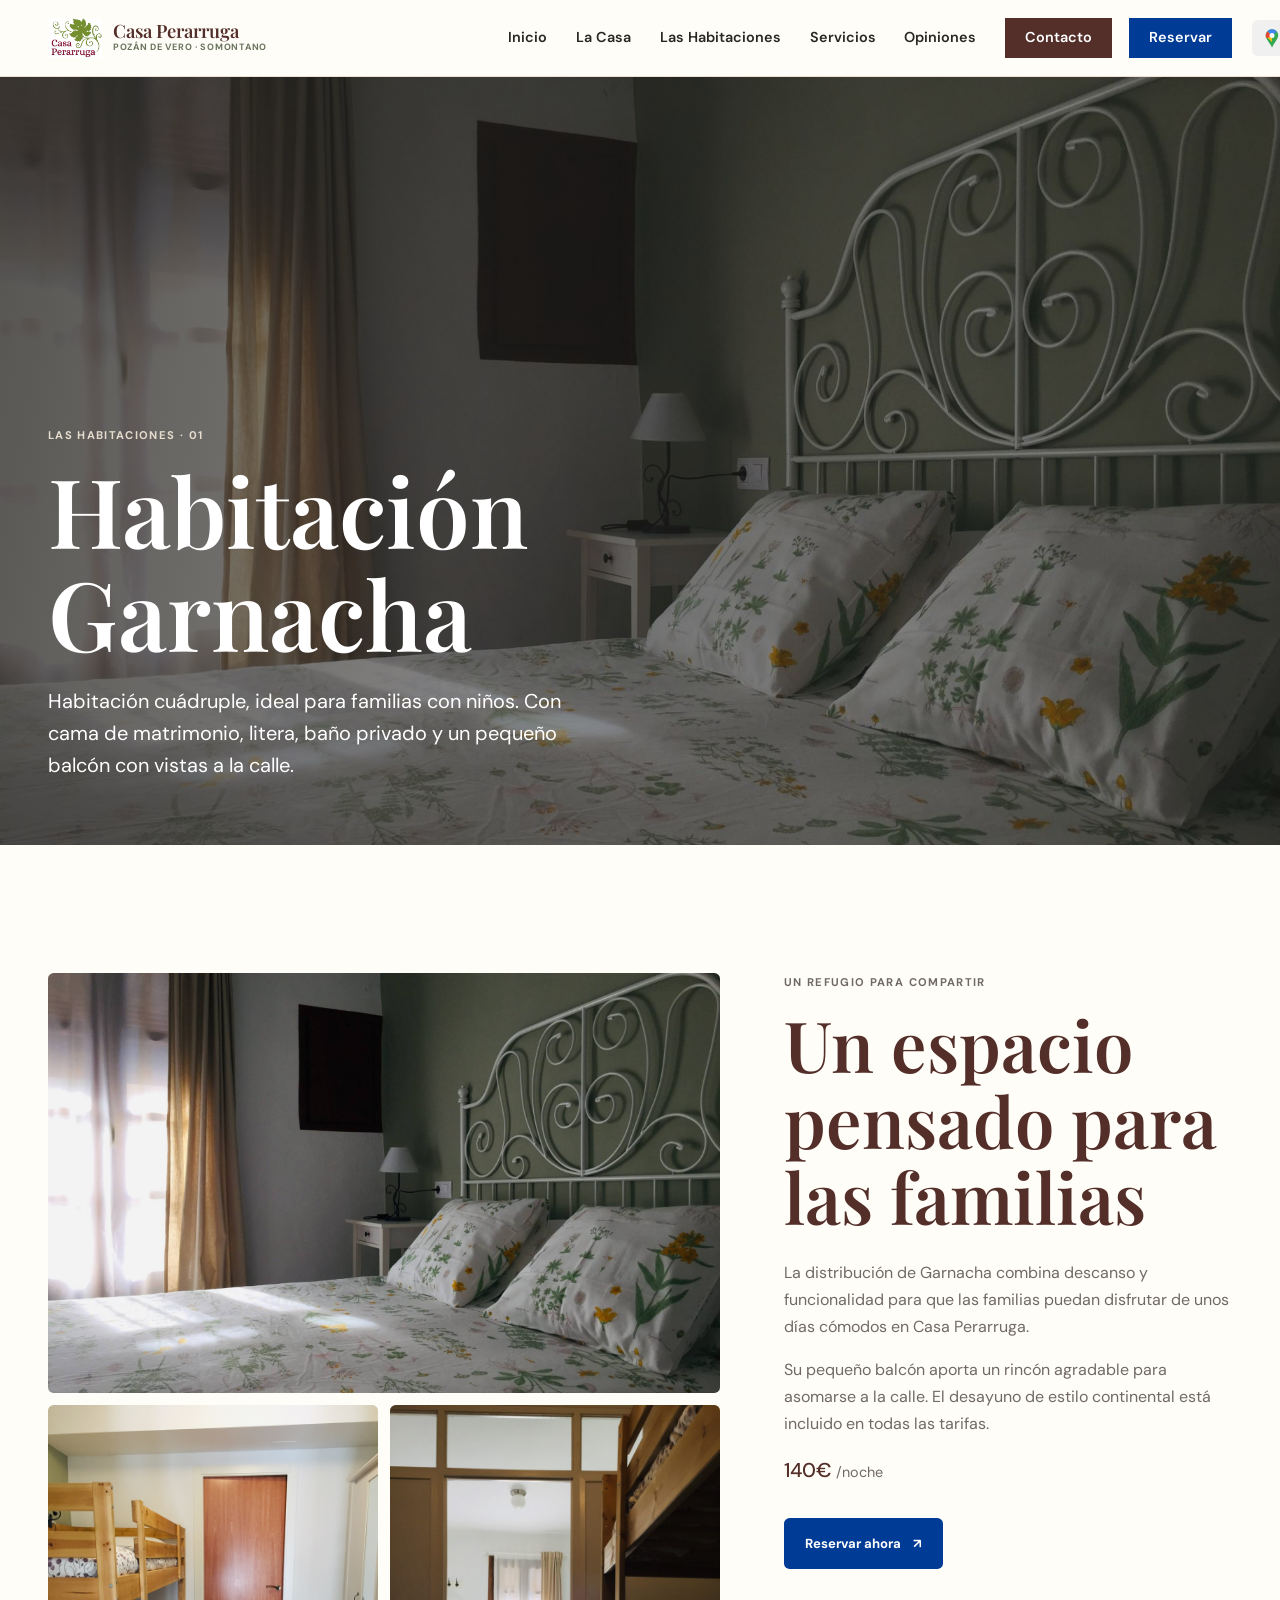
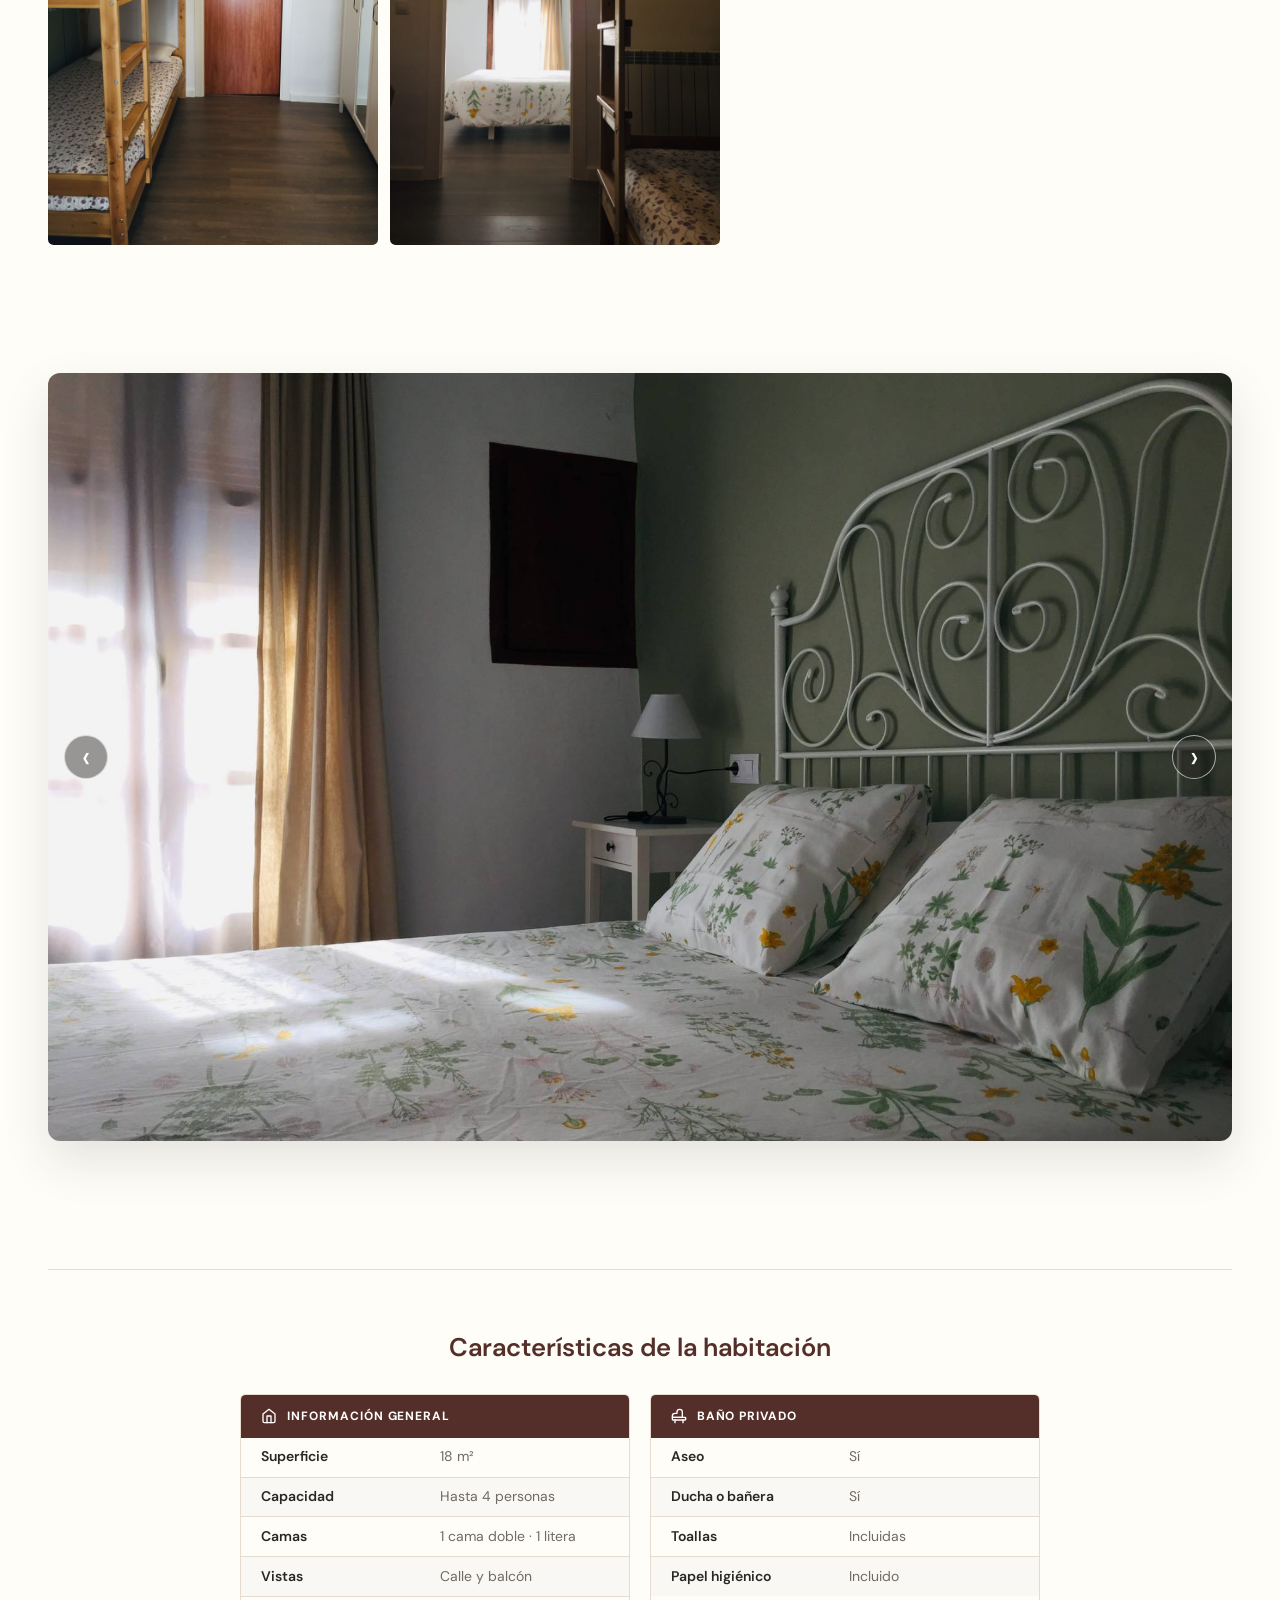
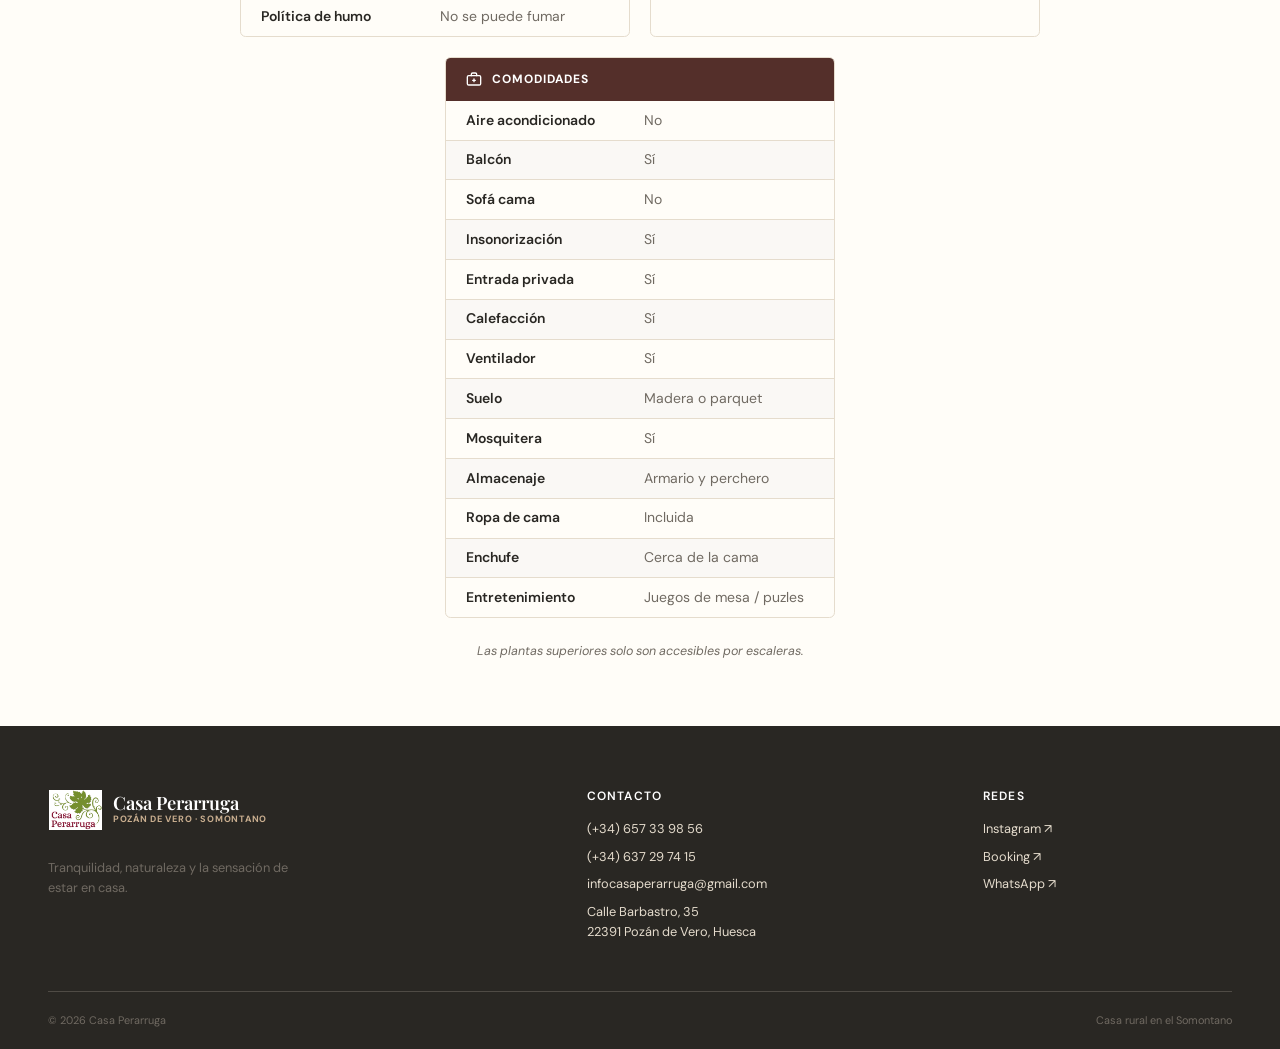
<file: habitacion-garnacha.html>
﻿<!doctype html>
<html lang="es">
  <head>
    <meta charset="UTF-8" />
    <meta name="viewport" content="width=device-width, initial-scale=1.0" />

    <!-- SEO BÁSICO -->
    <title>Habitación Garnacha — Cuádruple con Litera y Balcón | Casa Perarruga</title>
    <meta
      name="description"
      content="Habitación Garnacha en Casa Perarruga: 18 m², cama doble, litera, baño privado y balcón. Desayuno incluido. Ideal para familias en el Somontano, Huesca."
    />
    <link rel="canonical" href="https://www.casaperarruga.com/habitacion-garnacha.html" />
    <meta name="robots" content="index, follow" />
    <meta name="author" content="Casa Perarruga" />
    <meta name="theme-color" content="#542f2a" />

    <!-- OPEN GRAPH -->
    <meta property="og:type" content="website" />
    <meta property="og:site_name" content="Casa Perarruga" />
    <meta property="og:url" content="https://www.casaperarruga.com/habitacion-garnacha.html" />
    <meta property="og:title" content="Habitación Garnacha — Cuádruple con Litera | Casa Perarruga" />
    <meta
      property="og:description"
      content="18 m², cama doble y litera, baño privado y balcón. Ideal para familias. Desayuno incluido en el Somontano."
    />
    <meta
      property="og:image"
      content="https://www.casaperarruga.com/assets/img/Foto_Habitaciones.JPG"
    />
    <meta property="og:image:alt" content="Habitación Garnacha con cama doble y litera en Casa Perarruga" />
    <meta property="og:locale" content="es_ES" />

    <!-- TWITTER CARDS -->
    <meta name="twitter:card" content="summary_large_image" />
    <meta name="twitter:title" content="Habitación Garnacha | Casa Perarruga" />
    <meta name="twitter:description" content="Cuádruple con litera, baño privado y balcón. Ideal para familias en el Somontano." />
    <meta name="twitter:image" content="https://www.casaperarruga.com/assets/img/Foto_Habitaciones.JPG" />

    <!-- FUENTES -->
    <link rel="preconnect" href="https://fonts.googleapis.com" />
    <link rel="preconnect" href="https://fonts.gstatic.com" crossorigin />
    <link
      href="https://fonts.googleapis.com/css2?family=DM+Sans:wght@400;500;600;700&family=Playfair+Display:wght@500;600;700&display=swap"
      rel="stylesheet"
    />
    <link rel="stylesheet" href="assets/css/styles.css" />

    <!-- SCHEMA MARKUP — HotelRoom -->
    <script type="application/ld+json">
    {
      "@context": "https://schema.org",
      "@type": "HotelRoom",
      "name": "Habitación Garnacha — Casa Perarruga",
      "description": "Habitación cuádruple de 18 m² con cama de matrimonio y litera, baño privado completo y balcón. Ideal para familias en Pozán de Vero, Somontano de Barbastro.",
      "url": "https://www.casaperarruga.com/habitacion-garnacha.html",
      "image": ["https://www.casaperarruga.com/assets/img/Foto_Habitaciones.JPG"],
      "occupancy": { "@type": "QuantitativeValue", "minValue": 1, "maxValue": 4 },
      "bed": [
        { "@type": "BedDetails", "typeOfBed": "Double bed", "numberOfBeds": 1 },
        { "@type": "BedDetails", "typeOfBed": "Bunk bed", "numberOfBeds": 1 }
      ],
      "floorSize": { "@type": "QuantitativeValue", "value": 18, "unitCode": "MTK" },
      "amenityFeature": [
        { "@type": "LocationFeatureSpecification", "name": "Baño privado", "value": true },
        { "@type": "LocationFeatureSpecification", "name": "Balcón", "value": true },
        { "@type": "LocationFeatureSpecification", "name": "Calefacción", "value": true },
        { "@type": "LocationFeatureSpecification", "name": "Ropa de cama incluida", "value": true },
        { "@type": "LocationFeatureSpecification", "name": "Toallas incluidas", "value": true }
      ],
      "containedInPlace": {
        "@type": "LodgingBusiness",
        "name": "Casa Perarruga",
        "url": "https://www.casaperarruga.com/"
      },
      "breadcrumb": {
        "@type": "BreadcrumbList",
        "itemListElement": [
          { "@type": "ListItem", "position": 1, "name": "Inicio", "item": "https://www.casaperarruga.com/" },
          { "@type": "ListItem", "position": 2, "name": "Habitaciones", "item": "https://www.casaperarruga.com/habitaciones.html" },
          { "@type": "ListItem", "position": 3, "name": "Habitación Garnacha", "item": "https://www.casaperarruga.com/habitacion-garnacha.html" }
        ]
      }
    }
    </script>
      <link rel="icon" href="assets/img/Logo-Casa-Perarruga-WP_-2.jpg" type="image/jpeg" />
  </head>
  <body>
    <header class="site-header">
      <div class="header-inner">
        <a class="brand" href="index.html" aria-label="Casa Perarruga, inicio"
          ><span class="brand__mark"
            ><img
              src="assets/img/Logo-Casa-Perarruga-WP_-2.jpg"
              alt="Logo de Casa Perarruga" /></span
          ><span class="brand__text"
            ><strong>Casa Perarruga</strong
            ><small>Pozán de Vero · Somontano</small></span
          ></a
        >
        <input class="menu-toggle" type="checkbox" id="menu-toggle" />
        <label class="menu-button" for="menu-toggle"
          ><span></span><span></span><span></span
          ><span class="sr-only">Abrir menú</span></label
        >
        <nav class="site-nav" aria-label="Navegación principal">
          <ul>
            <li><a href="index.html">Inicio</a></li>
            <li class="nav-dropdown">
              <a href="la-casa.html">La Casa</a>
              <ul class="nav-dropdown__menu">
                <li>
                  <a href="la-casa.html#casa-espacios">Descubre la Casa</a>
                </li>
                <li>
                  <a href="la-casa.html#entorno-casa">Explora el Entorno</a>
                </li>
                <li>
                  <a href="la-casa.html#about-us-title">Sobre Nosotros</a>
                </li>
              </ul>
            </li>
            <li class="nav-dropdown">
              <a href="habitaciones.html" aria-current="page"
                >Las Habitaciones</a
              >
              <ul class="nav-dropdown__menu">
                <li>
                  <a href="habitacion-garnacha.html" aria-current="page"
                    >Garnacha</a
                  >
                </li>
                <li><a href="habitacion-merlot.html">Merlot</a></li>
                <li><a href="habitacion-alcanon.html">Alcañón</a></li>
                <li><a href="habitacion-syrah.html">Syrah</a></li>
              </ul>
            </li>
            <li class="nav-dropdown">
              <a href="servicios.html">Servicios</a>
              <ul class="nav-dropdown__menu">
                <li><a href="servicios.html#servicios-title">Servicios incluidos</a></li>
                <li><a href="servicios.html#desayuno-title">Desayuno &amp; Cocina</a></li>
                <li><a href="servicios.html#productos-title">Productos</a></li>
                <li><a href="servicios.html#actividades-title">Actividades</a></li>
              </ul>
            </li>
<li><a href="opiniones.html">Opiniones</a></li>
                        <li><a class="nav-cta" href="contacto.html">Contacto</a></li>
            <li>
              <a class="nav-cta nav-cta--booking" href="https://www.booking.com/hotel/es/casa-perarruga.es.html?label=casa-perarruga-aPDXB5siTOXOJWH2P6ihbQS466324829192%3Apl%3Ata%3Ap1%3Ap2%3Aac%3Aap%3Aneg%3Afi%3Atikwd-368432872474%3Alp9197910%3Ali%3Adec%3Adm%3Appccp%3DUmFuZG9tSVYkc2RlIyh9YcGt_tphEo8pawEozW2KQ80&amp;sid=4bc61bdd47e0f33b08dd6b1c204d0a0e&amp;gclid=CjwKCAjw_KjVBhAHEiwAnC0N9K6-22BFaxeWyyTwNk_1AvTN_GtbEFXbpusUPiJRdxfGMWek1PBj7BoCmowQAvD_BwE&amp;aid=311090&amp;ucfs=1&amp;arphpl=1&amp;dest_id=-397373&amp;dest_type=city&amp;group_adults=2&amp;req_adults=2&amp;no_rooms=1&amp;group_children=0&amp;req_children=0&amp;hpos=1&amp;hapos=1&amp;sr_order=popularity&amp;srpvid=c06a6f31c897105a&amp;srepoch=1789573737&amp;from=searchresults" target="_blank" rel="noopener noreferrer">Reservar</a>
            </li>
            <li>
              <a class="nav-cta nav-cta--maps" href="https://www.google.com/maps/place/Casa+Perarruga/@42.0810621,0.0323844,17z/data=!3m1!4b1!4m9!3m8!1s0x12a7887ef8998ebd:0x75d4f2448e5ed195!5m2!4m1!1i2!8m2!3d42.0810581!4d0.0349593!16s%2Fg%2F11c52byd4_?entry=ttu" target="_blank" rel="noopener noreferrer" aria-label="Ver en Google Maps" title="Ver en Google Maps">
                <img src="assets/icons/google-maps.svg" alt="" />
              </a>
            </li>
          </ul>
        </nav>
      </div>
    </header>
    <main>
      <section
        class="page-hero page-width room-detail-hero room-detail-hero--garnacha"
      >
        <p class="eyebrow">Las habitaciones · 01</p>
        <h1>Habitación Garnacha</h1>
        <p>
          Habitación cuádruple, ideal para familias con niños. Con cama de
          matrimonio, litera, baño privado y un pequeño balcón con vistas a
          la calle.
        </p>
      </section>
      <section
        class="room-detail page-width"
        aria-labelledby="room-description-title"
      >
        <div class="room-gallery">
          <img
            src="assets/img/Habitaciones/Garnacha/Garnacha.jpg"
            alt="Habitación Garnacha con cama doble y decoración cálida"
          /><img
            src="assets/img/Habitaciones/Garnacha/image00014.jpeg"
            alt="Detalle de mobiliario y decoración de la habitación Garnacha"
            loading="lazy"
          /><img
            src="assets/img/Habitaciones/Garnacha/image00015-768x1024.jpeg"
            alt="Rincón luminoso de la habitación Garnacha"
            loading="lazy"
          />
        </div>
        <div class="room-description">
          <p class="eyebrow">Un refugio para compartir</p>
          <h2 id="room-description-title">
            Un espacio pensado para las familias
          </h2>
          <p>
            La distribución de Garnacha combina descanso y funcionalidad para
            que las familias puedan disfrutar de unos días cómodos en Casa
            Perarruga.
          </p>
          <p>
            Su pequeño balcón aporta un rincón agradable para asomarse a la
            calle. El desayuno de estilo continental está incluido en todas
            las tarifas.
          </p>
          <div class="room-price-tag">
            <span class="price">140€</span> <span class="period">/noche</span>
          </div>
          <a class="button button--booking" target="_blank" rel="noopener noreferrer" href="https://www.booking.com/hotel/es/casa-perarruga.es.html?label=casa-perarruga-aPDXB5siTOXOJWH2P6ihbQS466324829192%3Apl%3Ata%3Ap1%3Ap2%3Aac%3Aap%3Aneg%3Afi%3Atikwd-368432872474%3Alp9197910%3Ali%3Adec%3Adm%3Appccp%3DUmFuZG9tSVYkc2RlIyh9YcGt_tphEo8pawEozW2KQ80&amp;sid=4bc61bdd47e0f33b08dd6b1c204d0a0e&amp;gclid=CjwKCAjw_KjVBhAHEiwAnC0N9K6-22BFaxeWyyTwNk_1AvTN_GtbEFXbpusUPiJRdxfGMWek1PBj7BoCmowQAvD_BwE&amp;aid=311090&amp;ucfs=1&amp;arphpl=1&amp;dest_id=-397373&amp;dest_type=city&amp;group_adults=2&amp;req_adults=2&amp;no_rooms=1&amp;group_children=0&amp;req_children=0&amp;hpos=1&amp;hapos=1&amp;sr_order=popularity&amp;srpvid=c06a6f31c897105a&amp;srepoch=1789573737&amp;from=searchresults#RD247701401"
            >Reservar ahora <span aria-hidden="true">↗&#xFE0E;</span></a
          >
        </div>
      </section>
      <section
        class="room-photo-carousel page-width"
        aria-label="Galería de la habitación Garnacha"
      >
        <button
          class="room-photo-carousel__control room-photo-carousel__control--previous"
          type="button"
          aria-label="Imagen anterior"
        >
          ‹
        </button>
        <div class="room-photo-carousel__track">
          <img
            src="assets/img/Habitaciones/Garnacha/Garnacha.jpg"
            alt="Habitación Garnacha"
          />
          <img
            src="assets/img/Habitaciones/Garnacha/image00014.jpeg"
            alt="Interior de la habitación Garnacha"
            loading="lazy"
          />
          <img
            src="assets/img/Habitaciones/Garnacha/image00015-768x1024.jpeg"
            alt="Detalle de la habitación Garnacha"
            loading="lazy"
          />
        </div>
        <button
          class="room-photo-carousel__control room-photo-carousel__control--next"
          type="button"
          aria-label="Imagen siguiente"
        >
          ›
        </button>
      </section>
      <section class="room-amenities page-width" aria-label="Características de la habitación Garnacha">
        <h3 class="room-amenities__title">Características de la habitación</h3>
        <div class="room-amenities__cards">
          <!-- Información general -->
          <div class="room-amenities__card">
            <div class="room-amenities__card-header">
              <svg viewBox="0 0 24 24" aria-hidden="true"><path d="M3 9l9-7 9 7v11a2 2 0 0 1-2 2H5a2 2 0 0 1-2-2z"/><polyline points="9 22 9 12 15 12 15 22"/></svg>
              Información general
            </div>
            <table class="room-amenities__table">
              <tbody>
                <tr><td>Superficie</td><td>18 m²</td></tr>
                <tr><td>Capacidad</td><td>Hasta 4 personas</td></tr>
                <tr><td>Camas</td><td>1 cama doble · 1 litera</td></tr>
                <tr><td>Vistas</td><td>Calle y balcón</td></tr>
                <tr><td>Política de humo</td><td>No se puede fumar</td></tr>
              </tbody>
            </table>
          </div>
          <!-- Baño privado -->
          <div class="room-amenities__card">
            <div class="room-amenities__card-header">
              <svg viewBox="0 0 24 24" aria-hidden="true"><path d="M9 6 C9 3.8 10.8 2 13 2 s4 1.8 4 4 v8 H2 v-2 a4 4 0 0 1 4-4 h3 Z"/><rect x="2" y="14" width="20" height="4" rx="1"/><line x1="6" y1="18" x2="6" y2="22"/><line x1="18" y1="18" x2="18" y2="22"/></svg>
              Baño privado
            </div>
            <table class="room-amenities__table">
              <tbody>
                <tr><td>Aseo</td><td>Sí</td></tr>
                <tr><td>Ducha o bañera</td><td>Sí</td></tr>
                <tr><td>Toallas</td><td>Incluidas</td></tr>
                <tr><td>Papel higiénico</td><td>Incluido</td></tr>
              </tbody>
            </table>
          </div>
          <!-- Comodidades -->
          <div class="room-amenities__card">
            <div class="room-amenities__card-header">
              <svg viewBox="0 0 24 24" aria-hidden="true"><rect x="2" y="7" width="20" height="14" rx="2"/><path d="M16 7V5a2 2 0 0 0-2-2h-4a2 2 0 0 0-2 2v2"/><line x1="12" y1="12" x2="12" y2="16"/><line x1="10" y1="14" x2="14" y2="14"/></svg>
              Comodidades
            </div>
            <table class="room-amenities__table">
              <tbody>
                <tr><td>Aire acondicionado</td><td>No</td></tr>
                <tr><td>Balcón</td><td>Sí</td></tr>
                <tr><td>Sofá cama</td><td>No</td></tr>
                <tr><td>Insonorización</td><td>Sí</td></tr>
                <tr><td>Entrada privada</td><td>Sí</td></tr>
                <tr><td>Calefacción</td><td>Sí</td></tr>
                <tr><td>Ventilador</td><td>Sí</td></tr>
                <tr><td>Suelo</td><td>Madera o parquet</td></tr>
                <tr><td>Mosquitera</td><td>Sí</td></tr>
                <tr><td>Almacenaje</td><td>Armario y perchero</td></tr>
                <tr><td>Ropa de cama</td><td>Incluida</td></tr>
                <tr><td>Enchufe</td><td>Cerca de la cama</td></tr>
                <tr><td>Entretenimiento</td><td>Juegos de mesa / puzles</td></tr>
              </tbody>
            </table>
          </div>
        </div>
        <p class="room-amenities__note">Las plantas superiores solo son accesibles por escaleras.</p>

    </main>
    <script src="assets/js/room-carousel.js"></script>
    <footer class="site-footer">
      <div class="page-width footer-grid">
        <div>
          <a class="brand brand--footer" href="index.html"
            ><span class="brand__mark"
              ><img
                src="assets/img/Logo-Casa-Perarruga-WP_-2.jpg"
                alt="Logo de Casa Perarruga" /></span
            ><span class="brand__text"
              ><strong>Casa Perarruga</strong
              ><small>Pozán de Vero · Somontano</small></span
            ></a
          >
          <p class="footer-note">
            Tranquilidad, naturaleza y la sensación de estar en casa.
          </p>
        </div>
        <div>
          <h3>Contacto</h3>
          <address>
            <a href="tel:+34657339856">(+34) 657 33 98 56</a
            ><a href="tel:+34637297415">(+34) 637 29 74 15</a
            ><a href="mailto:infocasaperarruga@gmail.com">infocasaperarruga@gmail.com</a
            ><a
              href="https://www.google.com/maps/place/Casa+Perarruga/@42.0810621,0.0323844,17z/data=!3m1!4b1!4m9!3m8!1s0x12a7887ef8998ebd:0x75d4f2448e5ed195!5m2!4m1!1i2!8m2!3d42.0810581!4d0.0349593!16s%2Fg%2F11c52byd4_?entry=ttu&amp;g_ep=EgoyMDI2MDkxMy4wIKXMDSoASAFQAw%3D%3D"
              target="_blank"
              rel="noopener noreferrer"
              >Calle Barbastro, 35<br />22391 Pozán de Vero, Huesca</a
            >
          </address>
        </div>
        <div>
          <h3>Redes</h3>
          <div class="social-links">
            <a
              href="https://www.instagram.com/casaperarruga"
              target="_blank"
              rel="noopener noreferrer"
              >Instagram <span aria-hidden="true">↗&#xFE0E;</span></a
            ><a
              href="https://www.booking.com/hotel/es/casa-perarruga.es.html?label=casa-perarruga-aPDXB5siTOXOJWH2P6ihbQS466324829192%3Apl%3Ata%3Ap1%3Ap2%3Aac%3Aap%3Aneg%3Afi%3Atikwd-368432872474%3Alp9197910%3Ali%3Adec%3Adm%3Appccp%3DUmFuZG9tSVYkc2RlIyh9YcGt_tphEo8pawEozW2KQ80&amp;sid=4bc61bdd47e0f33b08dd6b1c204d0a0e&amp;gclid=CjwKCAjw_KjVBhAHEiwAnC0N9K6-22BFaxeWyyTwNk_1AvTN_GtbEFXbpusUPiJRdxfGMWek1PBj7BoCmowQAvD_BwE&amp;aid=311090&amp;ucfs=1&amp;arphpl=1&amp;dest_id=-397373&amp;dest_type=city&amp;group_adults=2&amp;req_adults=2&amp;no_rooms=1&amp;group_children=0&amp;req_children=0&amp;hpos=1&amp;hapos=1&amp;sr_order=popularity&amp;srpvid=c06a6f31c897105a&amp;srepoch=1789573737&amp;from=searchresults"
              target="_blank"
              rel="noopener noreferrer"
              >Booking <span aria-hidden="true">↗&#xFE0E;</span></a
            ><a
              href="https://api.whatsapp.com/send/?phone=34657339856&amp;text=Hola%2C+%C2%BFpod%C3%A9is+ayudarme%3F&amp;type=phone_number&amp;app_absent=0"
              target="_blank"
              rel="noopener noreferrer"
              >WhatsApp <span aria-hidden="true">↗&#xFE0E;</span></a
            >
          </div>
        </div>
      </div>
      <div class="footer-bottom page-width">
        <span>© 2026 Casa Perarruga</span
        ><span>Casa rural en el Somontano</span>
      </div>
    </footer>
  </body>
</html>
</file>
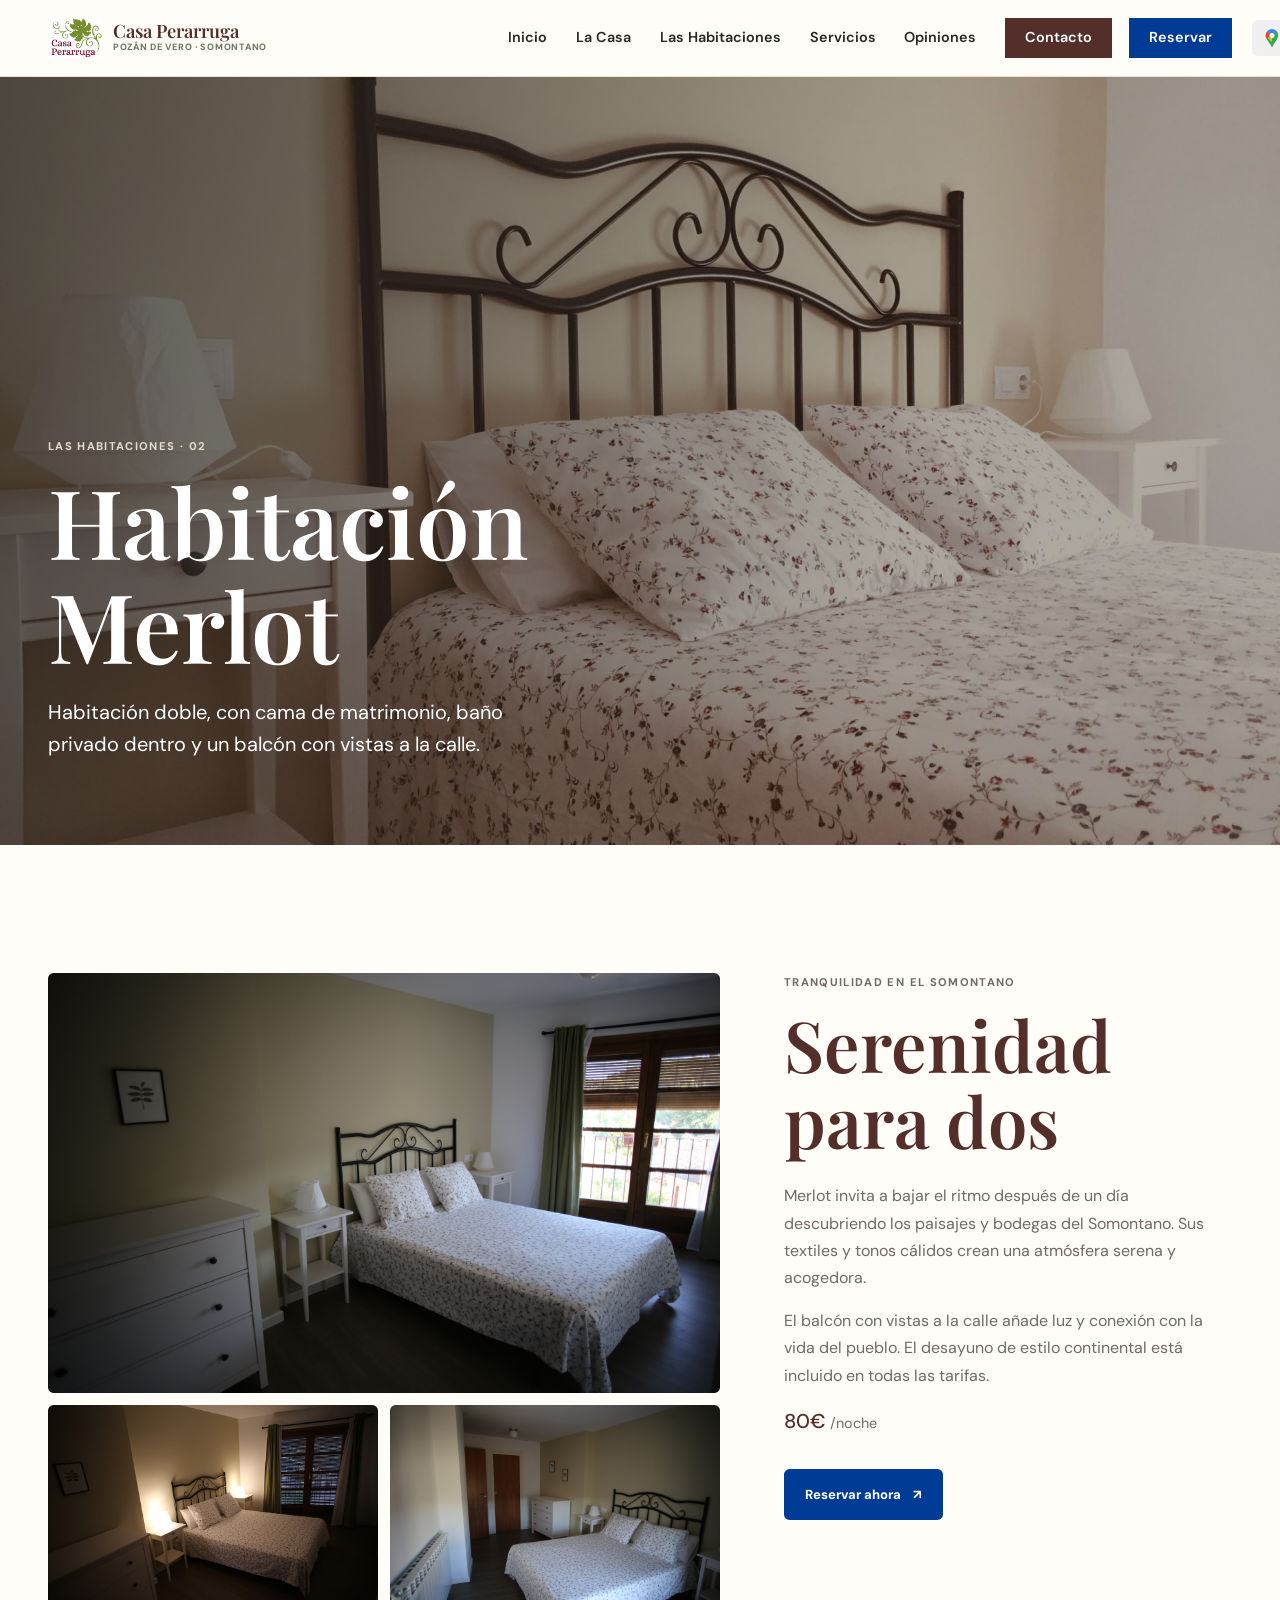
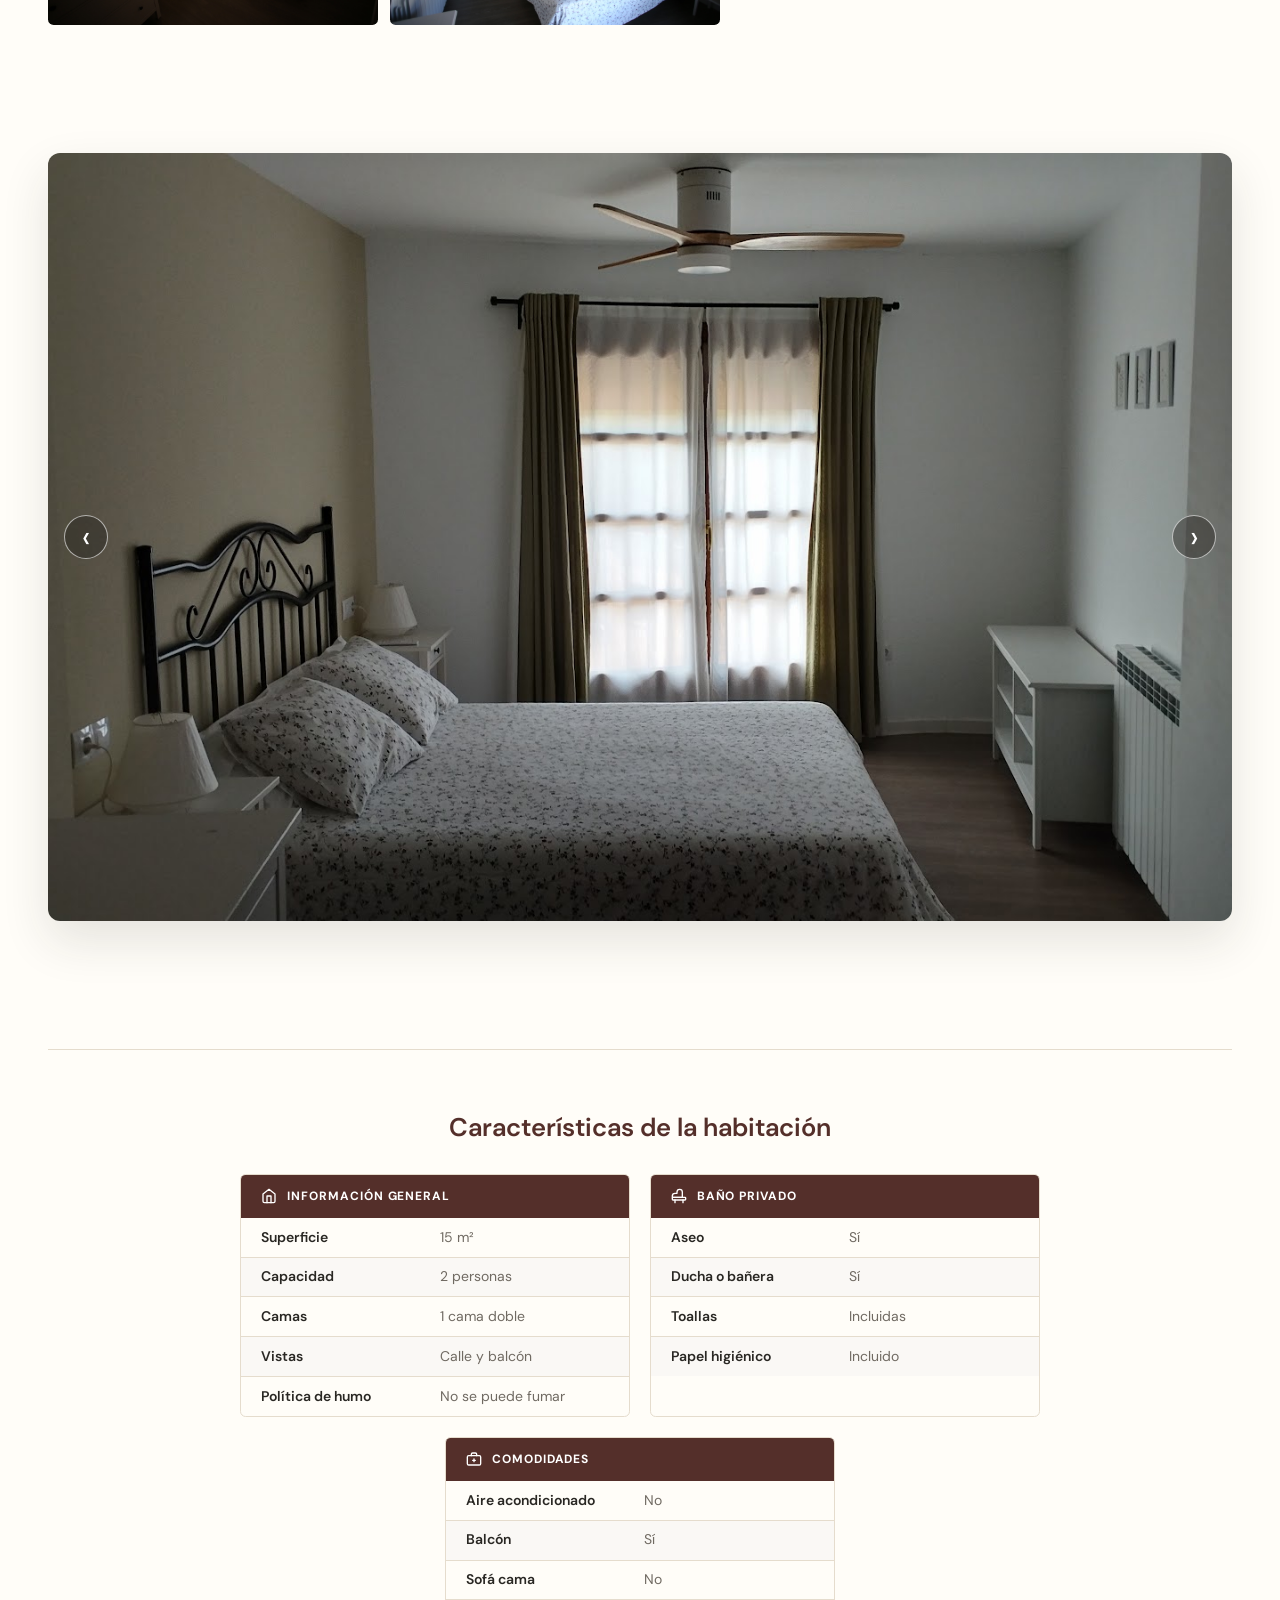
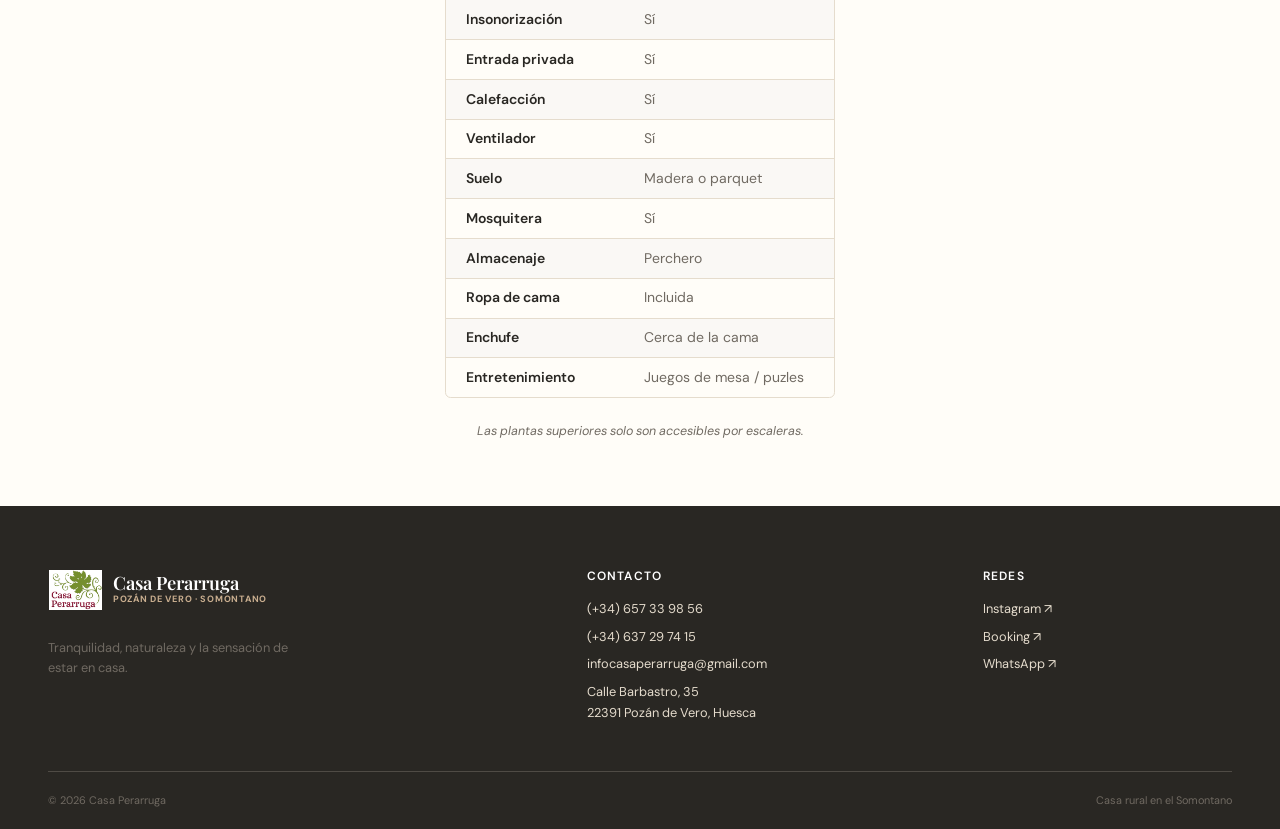
<file: habitacion-merlot.html>
﻿<!doctype html>
<html lang="es">
  <head>
    <meta charset="UTF-8" />
    <meta name="viewport" content="width=device-width, initial-scale=1.0" />

    <!-- SEO BÁSICO -->
    <title>
      Habitación Merlot — Doble con Balcón | Casa Perarruga, Somontano
    </title>
    <meta
      name="description"
      content="Habitación Merlot en Casa Perarruga: cama doble, baño privado y balcón con vistas en Pozán de Vero. Desayuno incluido. Reserva desde 80€/noche en el Somontano."
    />
    <link
      rel="canonical"
      href="https://www.casaperarruga.com/habitacion-merlot.html"
    />
    <meta name="robots" content="index, follow" />
    <meta name="author" content="Casa Perarruga" />
    <meta name="theme-color" content="#542f2a" />

    <!-- OPEN GRAPH -->
    <meta property="og:type" content="website" />
    <meta property="og:site_name" content="Casa Perarruga" />
    <meta
      property="og:url"
      content="https://www.casaperarruga.com/habitacion-merlot.html"
    />
    <meta
      property="og:title"
      content="Habitación Merlot — Doble con Balcón | Casa Perarruga"
    />
    <meta
      property="og:description"
      content="Cama doble, baño privado y balcón con vistas en Pozán de Vero. Desayuno incluido. Desde 80€/noche."
    />
    <meta
      property="og:image"
      content="https://www.casaperarruga.com/assets/img/Habitaciones/Merlot/Merlot.jpg"
    />
    <meta
      property="og:image:alt"
      content="Habitación Merlot con cama de matrimonio y balcón"
    />
    <meta property="og:locale" content="es_ES" />

    <!-- TWITTER CARDS -->
    <meta name="twitter:card" content="summary_large_image" />
    <meta name="twitter:title" content="Habitación Merlot | Casa Perarruga" />
    <meta
      name="twitter:description"
      content="Cama doble, baño privado y balcón. Desde 80€/noche en el Somontano."
    />
    <meta
      name="twitter:image"
      content="https://www.casaperarruga.com/assets/img/Habitaciones/Merlot/Merlot.jpg"
    />

    <!-- FUENTES -->
    <link rel="preconnect" href="https://fonts.googleapis.com" />
    <link rel="preconnect" href="https://fonts.gstatic.com" crossorigin />
    <link
      href="https://fonts.googleapis.com/css2?family=DM+Sans:wght@400;500;600;700&family=Playfair+Display:wght@500;600;700&display=swap"
      rel="stylesheet"
    />
    <link rel="stylesheet" href="assets/css/styles.css" />

    <!-- SCHEMA MARKUP — HotelRoom -->
    <script type="application/ld+json">
      {
        "@context": "https://schema.org",
        "@type": "HotelRoom",
        "name": "Habitación Merlot — Casa Perarruga",
        "description": "Habitación doble de 15 m² con cama de matrimonio, baño privado completo y balcón con vistas a la calle en Pozán de Vero, Somontano de Barbastro.",
        "url": "https://www.casaperarruga.com/habitacion-merlot.html",
        "image": [
          "https://www.casaperarruga.com/assets/img/Habitaciones/Merlot/IMG_7240.JPG",
          "https://www.casaperarruga.com/assets/img/Habitaciones/Merlot/Merlot.jpg"
        ],
        "occupancy": {
          "@type": "QuantitativeValue",
          "minValue": 1,
          "maxValue": 2
        },
        "bed": [
          {
            "@type": "BedDetails",
            "typeOfBed": "Double bed",
            "numberOfBeds": 1
          }
        ],
        "floorSize": {
          "@type": "QuantitativeValue",
          "value": 15,
          "unitCode": "MTK"
        },
        "amenityFeature": [
          {
            "@type": "LocationFeatureSpecification",
            "name": "Baño privado",
            "value": true
          },
          {
            "@type": "LocationFeatureSpecification",
            "name": "Balcón",
            "value": true
          },
          {
            "@type": "LocationFeatureSpecification",
            "name": "Calefacción",
            "value": true
          },
          {
            "@type": "LocationFeatureSpecification",
            "name": "Insonorización",
            "value": true
          },
          {
            "@type": "LocationFeatureSpecification",
            "name": "Ropa de cama incluida",
            "value": true
          },
          {
            "@type": "LocationFeatureSpecification",
            "name": "Toallas incluidas",
            "value": true
          },
          {
            "@type": "LocationFeatureSpecification",
            "name": "Suelo de madera",
            "value": true
          }
        ],
        "offers": {
          "@type": "Offer",
          "price": "80",
          "priceCurrency": "EUR",
          "availability": "https://schema.org/InStock",
          "url": "https://www.booking.com/hotel/es/casa-perarruga.es.html"
        },
        "containedInPlace": {
          "@type": "LodgingBusiness",
          "name": "Casa Perarruga",
          "url": "https://www.casaperarruga.com/"
        },
        "breadcrumb": {
          "@type": "BreadcrumbList",
          "itemListElement": [
            {
              "@type": "ListItem",
              "position": 1,
              "name": "Inicio",
              "item": "https://www.casaperarruga.com/"
            },
            {
              "@type": "ListItem",
              "position": 2,
              "name": "Habitaciones",
              "item": "https://www.casaperarruga.com/habitaciones.html"
            },
            {
              "@type": "ListItem",
              "position": 3,
              "name": "Habitación Merlot",
              "item": "https://www.casaperarruga.com/habitacion-merlot.html"
            }
          ]
        }
      }
    </script>
    <link
      rel="icon"
      href="assets/img/Logo-Casa-Perarruga-WP_-2.jpg"
      type="image/jpeg"
    />
  </head>
  <body>
    <header class="site-header">
      <div class="header-inner">
        <a class="brand" href="index.html" aria-label="Casa Perarruga, inicio"
          ><span class="brand__mark"
            ><img
              src="assets/img/Logo-Casa-Perarruga-WP_-2.jpg"
              alt="Logo de Casa Perarruga" /></span
          ><span class="brand__text"
            ><strong>Casa Perarruga</strong
            ><small>Pozán de Vero · Somontano</small></span
          ></a
        ><input class="menu-toggle" type="checkbox" id="menu-toggle" /><label
          class="menu-button"
          for="menu-toggle"
          ><span></span><span></span><span></span
          ><span class="sr-only">Abrir menú</span></label
        >
        <nav class="site-nav" aria-label="Navegación principal">
          <ul>
            <li><a href="index.html">Inicio</a></li>
            <li class="nav-dropdown">
              <a href="la-casa.html">La Casa</a>
              <ul class="nav-dropdown__menu">
                <li>
                  <a href="la-casa.html#casa-espacios">Descubre la Casa</a>
                </li>
                <li>
                  <a href="la-casa.html#entorno-casa">Explora el Entorno</a>
                </li>
                <li>
                  <a href="la-casa.html#about-us-title">Sobre Nosotros</a>
                </li>
              </ul>
            </li>
            <li class="nav-dropdown">
              <a href="habitaciones.html" aria-current="page"
                >Las Habitaciones</a
              >
              <ul class="nav-dropdown__menu">
                <li><a href="habitacion-garnacha.html">Garnacha</a></li>
                <li>
                  <a href="habitacion-merlot.html" aria-current="page"
                    >Merlot</a
                  >
                </li>
                <li><a href="habitacion-alcanon.html">Alcañón</a></li>
                <li><a href="habitacion-syrah.html">Syrah</a></li>
              </ul>
            </li>
            <li class="nav-dropdown">
              <a href="servicios.html">Servicios</a>
              <ul class="nav-dropdown__menu">
                <li>
                  <a href="servicios.html#servicios-title"
                    >Servicios incluidos</a
                  >
                </li>
                <li>
                  <a href="servicios.html#desayuno-title"
                    >Desayuno &amp; Cocina</a
                  >
                </li>
                <li><a href="servicios.html#productos-title">Productos</a></li>
                <li>
                  <a href="servicios.html#actividades-title">Actividades</a>
                </li>
              </ul>
            </li>
            <li><a href="opiniones.html">Opiniones</a></li>
            <li><a class="nav-cta" href="contacto.html">Contacto</a></li>
            <li>
              <a
                class="nav-cta nav-cta--booking"
                href="https://www.booking.com/hotel/es/casa-perarruga.es.html?label=casa-perarruga-aPDXB5siTOXOJWH2P6ihbQS466324829192%3Apl%3Ata%3Ap1%3Ap2%3Aac%3Aap%3Aneg%3Afi%3Atikwd-368432872474%3Alp9197910%3Ali%3Adec%3Adm%3Appccp%3DUmFuZG9tSVYkc2RlIyh9YcGt_tphEo8pawEozW2KQ80&amp;sid=4bc61bdd47e0f33b08dd6b1c204d0a0e&amp;gclid=CjwKCAjw_KjVBhAHEiwAnC0N9K6-22BFaxeWyyTwNk_1AvTN_GtbEFXbpusUPiJRdxfGMWek1PBj7BoCmowQAvD_BwE&amp;aid=311090&amp;ucfs=1&amp;arphpl=1&amp;dest_id=-397373&amp;dest_type=city&amp;group_adults=2&amp;req_adults=2&amp;no_rooms=1&amp;group_children=0&amp;req_children=0&amp;hpos=1&amp;hapos=1&amp;sr_order=popularity&amp;srpvid=c06a6f31c897105a&amp;srepoch=1789573737&amp;from=searchresults"
                target="_blank"
                rel="noopener noreferrer"
                >Reservar</a
              >
            </li>
            <li>
              <a
                class="nav-cta nav-cta--maps"
                href="https://www.google.com/maps/place/Casa+Perarruga/@42.0810621,0.0323844,17z/data=!3m1!4b1!4m9!3m8!1s0x12a7887ef8998ebd:0x75d4f2448e5ed195!5m2!4m1!1i2!8m2!3d42.0810581!4d0.0349593!16s%2Fg%2F11c52byd4_?entry=ttu"
                target="_blank"
                rel="noopener noreferrer"
                aria-label="Ver en Google Maps"
                title="Ver en Google Maps"
              >
                <img src="assets/icons/google-maps.svg" alt="" />
              </a>
            </li>
          </ul>
        </nav>
      </div>
    </header>
    <main>
      <section
        class="page-hero page-width room-detail-hero room-detail-hero--merlot"
      >
        <p class="eyebrow">Las habitaciones · 02</p>
        <h1>Habitación Merlot</h1>
        <p>
          Habitación doble, con cama de matrimonio, baño privado dentro y un
          balcón con vistas a la calle.
        </p>
      </section>
      <section
        class="room-detail page-width"
        aria-labelledby="room-description-title"
      >
        <div class="room-gallery">
          <img
            src="assets/img/Habitaciones/Merlot/IMG_7240.JPG"
            alt="Habitación Merlot con textiles naturales"
          /><img
            src="assets/img/Habitaciones/Merlot/Perarruga-1-habitacion-2a-planta.jpeg"
            alt="Detalle de la habitación Merlot"
            loading="lazy"
          /><img
            src="assets/img/Habitaciones/Merlot/IMG_7244.JPG"
            alt="Rincón luminoso de la habitación Merlot"
            loading="lazy"
          />
        </div>
        <div class="room-description">
          <p class="eyebrow">Tranquilidad en el Somontano</p>
          <h2 id="room-description-title">Serenidad para dos</h2>
          <p>
            Merlot invita a bajar el ritmo después de un día descubriendo los
            paisajes y bodegas del Somontano. Sus textiles y tonos cálidos crean
            una atmósfera serena y acogedora.
          </p>
          <p>
            El balcón con vistas a la calle añade luz y conexión con la vida del
            pueblo. El desayuno de estilo continental está incluido en todas las
            tarifas.
          </p>
          <div class="room-price-tag">
            <span class="price">80€</span> <span class="period">/noche</span>
          </div>
          <a
            class="button button--booking"
            target="_blank"
            rel="noopener noreferrer"
            href="https://www.booking.com/hotel/es/casa-perarruga.es.html?label=casa-perarruga-aPDXB5siTOXOJWH2P6ihbQS466324829192%3Apl%3Ata%3Ap1%3Ap2%3Aac%3Aap%3Aneg%3Afi%3Atikwd-368432872474%3Alp9197910%3Ali%3Adec%3Adm%3Appccp%3DUmFuZG9tSVYkc2RlIyh9YcGt_tphEo8pawEozW2KQ80&amp;sid=4bc61bdd47e0f33b08dd6b1c204d0a0e&amp;gclid=CjwKCAjw_KjVBhAHEiwAnC0N9K6-22BFaxeWyyTwNk_1AvTN_GtbEFXbpusUPiJRdxfGMWek1PBj7BoCmowQAvD_BwE&amp;aid=311090&amp;ucfs=1&amp;arphpl=1&amp;dest_id=-397373&amp;dest_type=city&amp;group_adults=2&amp;req_adults=2&amp;no_rooms=1&amp;group_children=0&amp;req_children=0&amp;hpos=1&amp;hapos=1&amp;sr_order=popularity&amp;srpvid=c06a6f31c897105a&amp;srepoch=1789573737&amp;from=searchresults#RD247701403"
            >Reservar ahora <span aria-hidden="true">↗&#xFE0E;</span></a
          >
        </div>
      </section>
      <section
        class="room-photo-carousel page-width"
        aria-label="Galería de la habitación Merlot"
      >
        <button
          class="room-photo-carousel__control room-photo-carousel__control--previous"
          type="button"
          aria-label="Imagen anterior"
        >
          ‹
        </button>
        <div class="room-photo-carousel__track">
          <img
            src="assets/img/Habitaciones/Merlot/foto h3.jpg"
            alt="Vista general de la habitación Merlot con cama doble y decoración cálida"
          />
          <img
            src="assets/img/Habitaciones/Merlot/IMG_7240.JPG"
            alt="Detalle de la cama de matrimonio en la habitación Merlot"
            loading="lazy"
          />
          <img
            src="assets/img/Habitaciones/Merlot/IMG_7243.JPG"
            alt="Baño privado de la habitación Merlot con ducha"
            loading="lazy"
          />
          <img
            src="assets/img/Habitaciones/Merlot/IMG_7244.JPG"
            alt="Rincón luminoso junto al balcón de la habitación Merlot"
            loading="lazy"
          />
          <img
            src="assets/img/Habitaciones/Merlot/Merlot.jpg"
            alt="Habitación Merlot en Casa Perarruga — Pozán de Vero"
            loading="lazy"
          />
          <img
            src="assets/img/Habitaciones/Merlot/Perarruga-1-habitacion-2a-planta.jpeg"
            alt="Ambiente acogedor de la habitación Merlot en segunda planta"
            loading="lazy"
          />
        </div>
        <button
          class="room-photo-carousel__control room-photo-carousel__control--next"
          type="button"
          aria-label="Imagen siguiente"
        >
          ›
        </button>
      </section>
      <section
        class="room-amenities page-width"
        aria-label="Características de la habitación"
      >
        <h3 class="room-amenities__title">Características de la habitación</h3>
        <div class="room-amenities__cards">
          <!-- Información general -->
          <div class="room-amenities__card">
            <div class="room-amenities__card-header">
              <svg viewBox="0 0 24 24" aria-hidden="true">
                <path d="M3 9l9-7 9 7v11a2 2 0 0 1-2 2H5a2 2 0 0 1-2-2z" />
                <polyline points="9 22 9 12 15 12 15 22" />
              </svg>
              Información general
            </div>
            <table class="room-amenities__table">
              <tbody>
                <tr>
                  <td>Superficie</td>
                  <td>15 m²</td>
                </tr>
                <tr>
                  <td>Capacidad</td>
                  <td>2 personas</td>
                </tr>
                <tr>
                  <td>Camas</td>
                  <td>1 cama doble</td>
                </tr>
                <tr>
                  <td>Vistas</td>
                  <td>Calle y balcón</td>
                </tr>
                <tr>
                  <td>Política de humo</td>
                  <td>No se puede fumar</td>
                </tr>
              </tbody>
            </table>
          </div>
          <!-- Baño privado -->
          <div class="room-amenities__card">
            <div class="room-amenities__card-header">
              <svg viewBox="0 0 24 24" aria-hidden="true">
                <path
                  d="M9 6 C9 3.8 10.8 2 13 2 s4 1.8 4 4 v8 H2 v-2 a4 4 0 0 1 4-4 h3 Z"
                />
                <rect x="2" y="14" width="20" height="4" rx="1" />
                <line x1="6" y1="18" x2="6" y2="22" />
                <line x1="18" y1="18" x2="18" y2="22" />
              </svg>
              Baño privado
            </div>
            <table class="room-amenities__table">
              <tbody>
                <tr>
                  <td>Aseo</td>
                  <td>Sí</td>
                </tr>
                <tr>
                  <td>Ducha o bañera</td>
                  <td>Sí</td>
                </tr>
                <tr>
                  <td>Toallas</td>
                  <td>Incluidas</td>
                </tr>
                <tr>
                  <td>Papel higiénico</td>
                  <td>Incluido</td>
                </tr>
              </tbody>
            </table>
          </div>
          <!-- Comodidades -->
          <div class="room-amenities__card">
            <div class="room-amenities__card-header">
              <svg viewBox="0 0 24 24" aria-hidden="true">
                <rect x="2" y="7" width="20" height="14" rx="2" />
                <path d="M16 7V5a2 2 0 0 0-2-2h-4a2 2 0 0 0-2 2v2" />
                <line x1="12" y1="12" x2="12" y2="16" />
                <line x1="10" y1="14" x2="14" y2="14" />
              </svg>
              Comodidades
            </div>
            <table class="room-amenities__table">
              <tbody>
                <tr>
                  <td>Aire acondicionado</td>
                  <td>No</td>
                </tr>
                <tr>
                  <td>Balcón</td>
                  <td>Sí</td>
                </tr>
                <tr>
                  <td>Sofá cama</td>
                  <td>No</td>
                </tr>
                <tr>
                  <td>Insonorización</td>
                  <td>Sí</td>
                </tr>
                <tr>
                  <td>Entrada privada</td>
                  <td>Sí</td>
                </tr>
                <tr>
                  <td>Calefacción</td>
                  <td>Sí</td>
                </tr>
                <tr>
                  <td>Ventilador</td>
                  <td>Sí</td>
                </tr>
                <tr>
                  <td>Suelo</td>
                  <td>Madera o parquet</td>
                </tr>
                <tr>
                  <td>Mosquitera</td>
                  <td>Sí</td>
                </tr>
                <tr>
                  <td>Almacenaje</td>
                  <td>Perchero</td>
                </tr>
                <tr>
                  <td>Ropa de cama</td>
                  <td>Incluida</td>
                </tr>
                <tr>
                  <td>Enchufe</td>
                  <td>Cerca de la cama</td>
                </tr>
                <tr>
                  <td>Entretenimiento</td>
                  <td>Juegos de mesa / puzles</td>
                </tr>
              </tbody>
            </table>
          </div>
        </div>
        <p class="room-amenities__note">
          Las plantas superiores solo son accesibles por escaleras.
        </p>
      </section>
    </main>
    <script src="assets/js/room-carousel.js"></script>
    <footer class="site-footer">
      <div class="page-width footer-grid">
        <div>
          <a class="brand brand--footer" href="index.html"
            ><span class="brand__mark"
              ><img
                src="assets/img/Logo-Casa-Perarruga-WP_-2.jpg"
                alt="Logo de Casa Perarruga" /></span
            ><span class="brand__text"
              ><strong>Casa Perarruga</strong
              ><small>Pozán de Vero · Somontano</small></span
            ></a
          >
          <p class="footer-note">
            Tranquilidad, naturaleza y la sensación de estar en casa.
          </p>
        </div>
        <div>
          <h3>Contacto</h3>
          <address>
            <a href="tel:+34657339856">(+34) 657 33 98 56</a
            ><a href="tel:+34637297415">(+34) 637 29 74 15</a
            ><a href="mailto:infocasaperarruga@gmail.com"
              >infocasaperarruga@gmail.com</a
            ><a
              href="https://www.google.com/maps/place/Casa+Perarruga/@42.0810621,0.0323844,17z/data=!3m1!4b1!4m9!3m8!1s0x12a7887ef8998ebd:0x75d4f2448e5ed195!5m2!4m1!1i2!8m2!3d42.0810581!4d0.0349593!16s%2Fg%2F11c52byd4_?entry=ttu&amp;g_ep=EgoyMDI2MDkxMy4wIKXMDSoASAFQAw%3D%3D"
              target="_blank"
              rel="noopener noreferrer"
              >Calle Barbastro, 35<br />22391 Pozán de Vero, Huesca</a
            >
          </address>
        </div>
        <div>
          <h3>Redes</h3>
          <div class="social-links">
            <a
              href="https://www.instagram.com/casaperarruga"
              target="_blank"
              rel="noopener noreferrer"
              >Instagram <span aria-hidden="true">↗&#xFE0E;</span></a
            ><a
              href="https://www.booking.com/hotel/es/casa-perarruga.es.html?label=casa-perarruga-aPDXB5siTOXOJWH2P6ihbQS466324829192%3Apl%3Ata%3Ap1%3Ap2%3Aac%3Aap%3Aneg%3Afi%3Atikwd-368432872474%3Alp9197910%3Ali%3Adec%3Adm%3Appccp%3DUmFuZG9tSVYkc2RlIyh9YcGt_tphEo8pawEozW2KQ80&amp;sid=4bc61bdd47e0f33b08dd6b1c204d0a0e&amp;gclid=CjwKCAjw_KjVBhAHEiwAnC0N9K6-22BFaxeWyyTwNk_1AvTN_GtbEFXbpusUPiJRdxfGMWek1PBj7BoCmowQAvD_BwE&amp;aid=311090&amp;ucfs=1&amp;arphpl=1&amp;dest_id=-397373&amp;dest_type=city&amp;group_adults=2&amp;req_adults=2&amp;no_rooms=1&amp;group_children=0&amp;req_children=0&amp;hpos=1&amp;hapos=1&amp;sr_order=popularity&amp;srpvid=c06a6f31c897105a&amp;srepoch=1789573737&amp;from=searchresults"
              target="_blank"
              rel="noopener noreferrer"
              >Booking <span aria-hidden="true">↗&#xFE0E;</span></a
            ><a
              href="https://api.whatsapp.com/send/?phone=34657339856&amp;text=Hola%2C+%C2%BFpod%C3%A9is+ayudarme%3F&amp;type=phone_number&amp;app_absent=0"
              target="_blank"
              rel="noopener noreferrer"
              >WhatsApp <span aria-hidden="true">↗&#xFE0E;</span></a
            >
          </div>
        </div>
      </div>
      <div class="footer-bottom page-width">
        <span>© 2026 Casa Perarruga</span
        ><span>Casa rural en el Somontano</span>
      </div>
    </footer>
  </body>
</html>
</file>
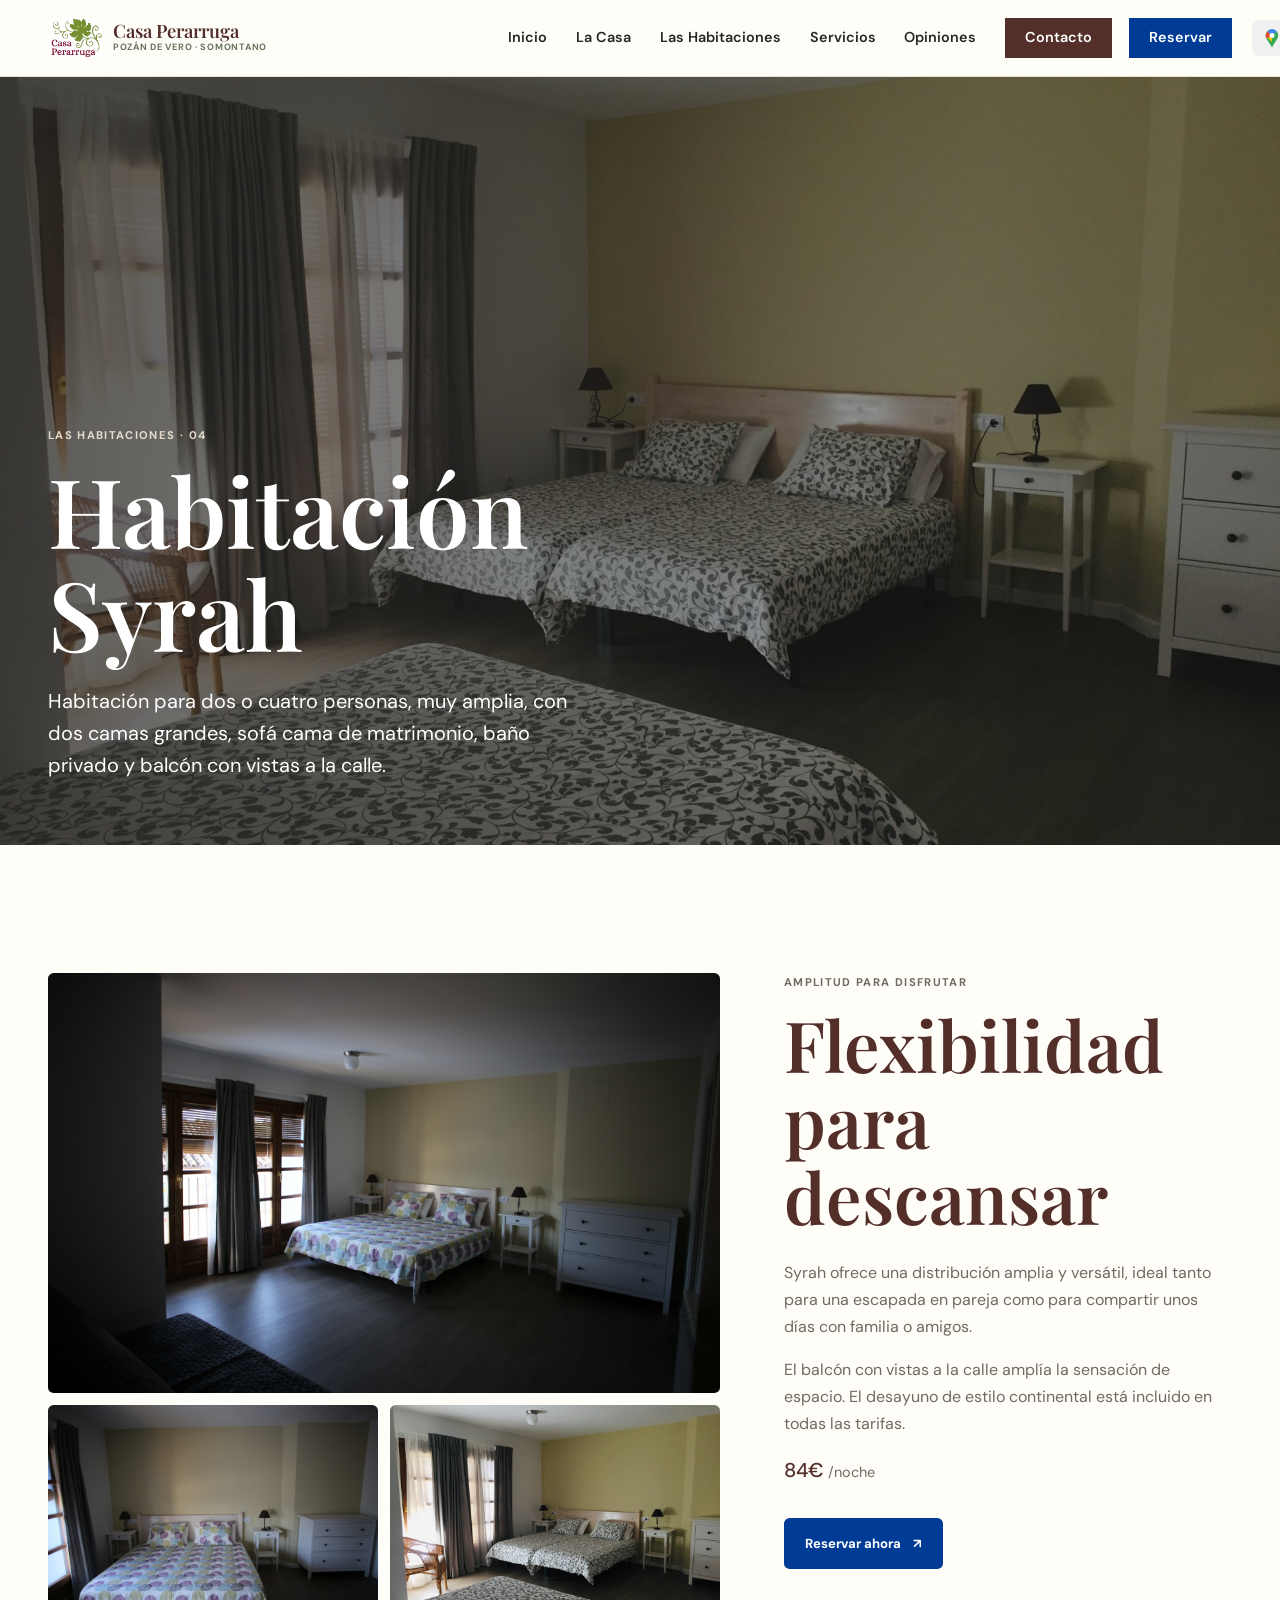
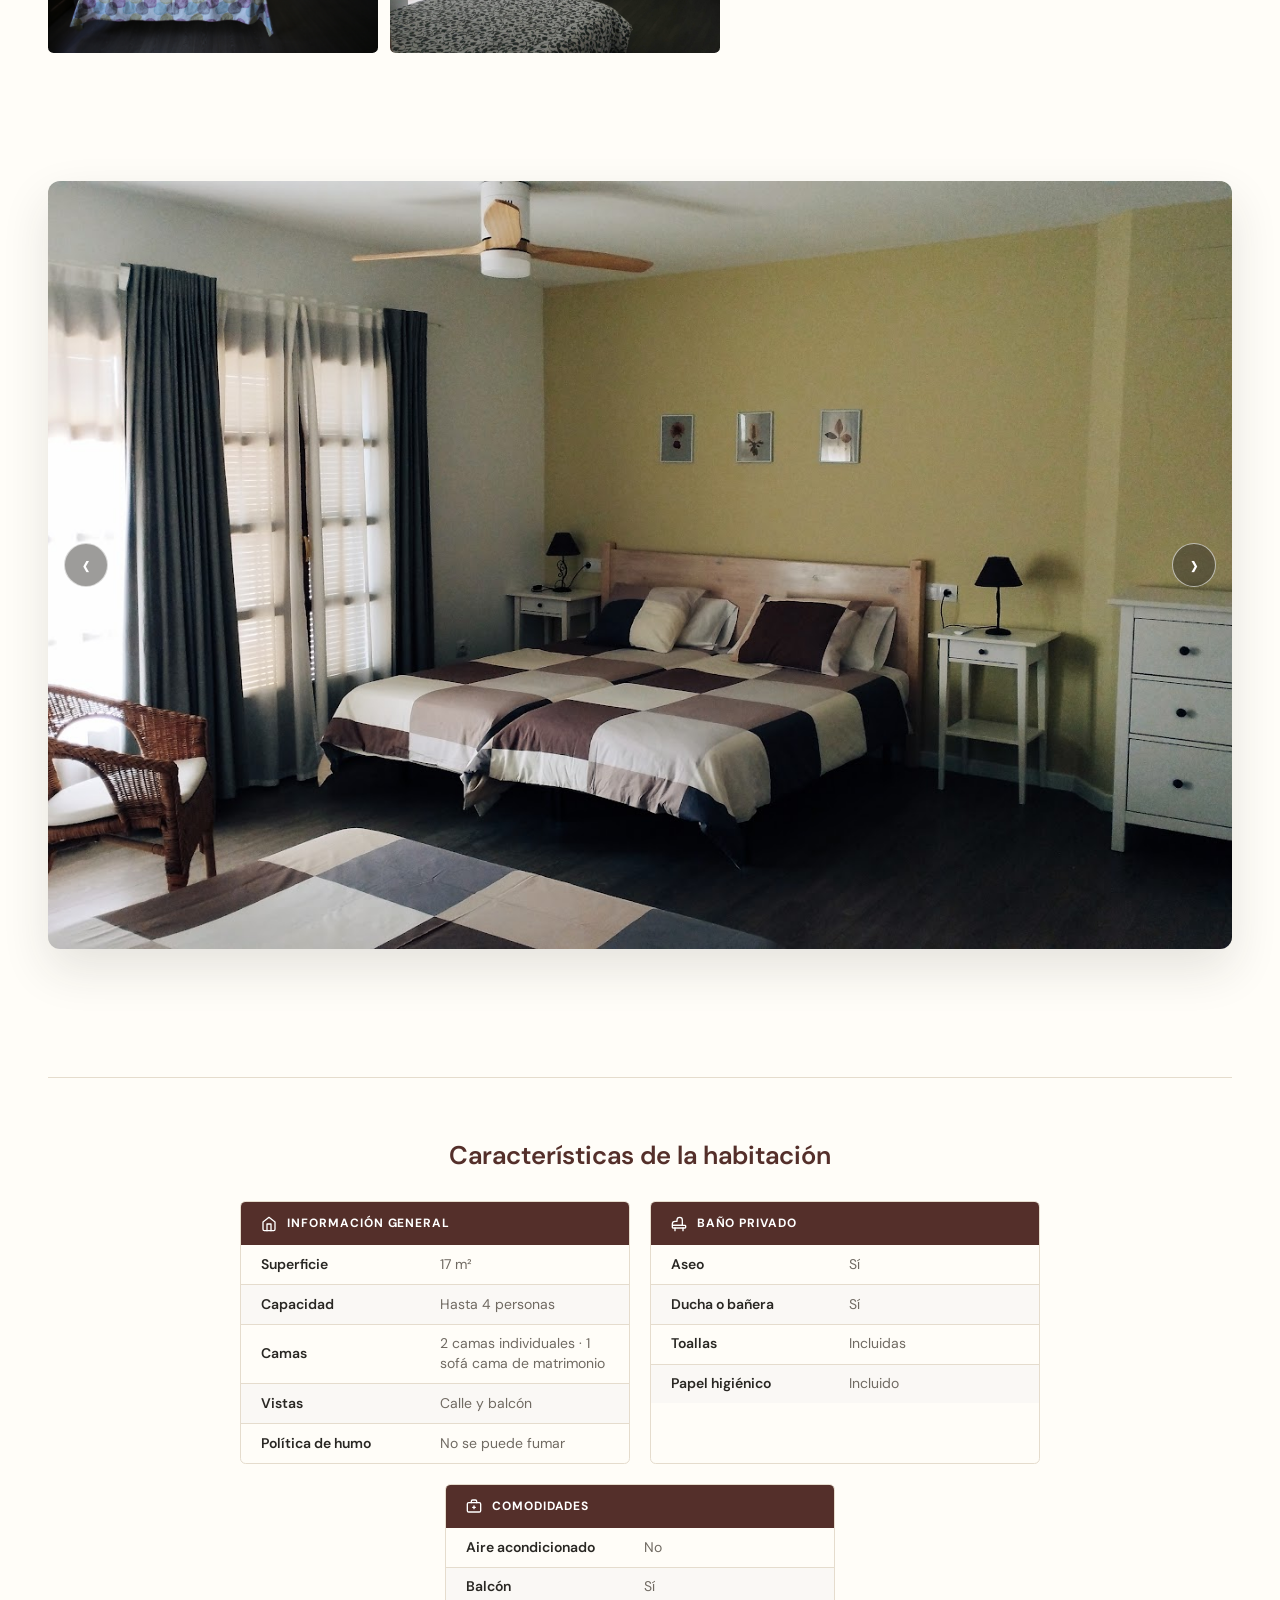
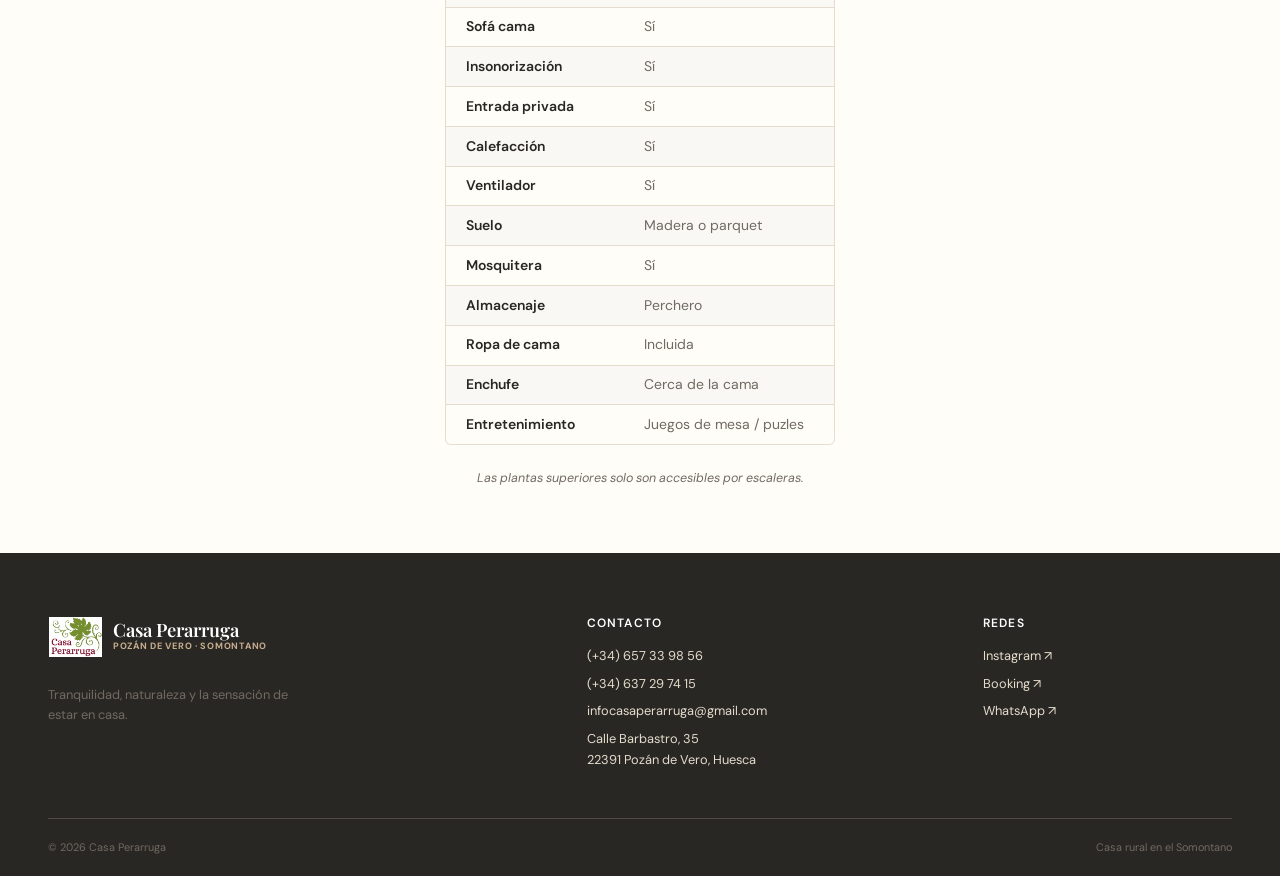
<file: habitacion-syrah.html>
﻿<!doctype html>
<html lang="es">
  <head>
    <meta charset="UTF-8" />
    <meta name="viewport" content="width=device-width, initial-scale=1.0" />

    <!-- SEO BÁSICO -->
    <title>
      Habitación Syrah — Versátil para 2 o 4 Personas | Casa Perarruga
    </title>
    <meta
      name="description"
      content="Habitación Syrah en Casa Perarruga: 17 m² con dos camas y sofá cama, baño privado y balcón. Perfecta para grupos en el Somontano de Barbastro. Desayuno incluido."
    />
    <link
      rel="canonical"
      href="https://www.casaperarruga.com/habitacion-syrah.html"
    />
    <meta name="robots" content="index, follow" />
    <meta name="author" content="Casa Perarruga" />
    <meta name="theme-color" content="#542f2a" />

    <!-- OPEN GRAPH -->
    <meta property="og:type" content="website" />
    <meta property="og:site_name" content="Casa Perarruga" />
    <meta
      property="og:url"
      content="https://www.casaperarruga.com/habitacion-syrah.html"
    />
    <meta
      property="og:title"
      content="Habitación Syrah — Versátil para 2 o 4 Personas | Casa Perarruga"
    />
    <meta
      property="og:description"
      content="17 m² con dos camas y sofá cama, baño privado y balcón. Perfecta para grupos en el Somontano. Desayuno incluido."
    />
    <meta
      property="og:image"
      content="https://www.casaperarruga.com/assets/img/Foto_Habitaciones.JPG"
    />
    <meta
      property="og:image:alt"
      content="Habitación Syrah en Casa Perarruga"
    />
    <meta property="og:locale" content="es_ES" />

    <!-- TWITTER CARDS -->
    <meta name="twitter:card" content="summary_large_image" />
    <meta name="twitter:title" content="Habitación Syrah | Casa Perarruga" />
    <meta
      name="twitter:description"
      content="Versátil para 2 o 4 personas. Baño privado y balcón en el Somontano."
    />
    <meta
      name="twitter:image"
      content="https://www.casaperarruga.com/assets/img/Foto_Habitaciones.JPG"
    />

    <!-- FUENTES -->
    <link rel="preconnect" href="https://fonts.googleapis.com" />
    <link rel="preconnect" href="https://fonts.gstatic.com" crossorigin />
    <link
      href="https://fonts.googleapis.com/css2?family=DM+Sans:wght@400;500;600;700&family=Playfair+Display:wght@500;600;700&display=swap"
      rel="stylesheet"
    />
    <link rel="stylesheet" href="assets/css/styles.css" />

    <!-- SCHEMA MARKUP — HotelRoom -->
    <script type="application/ld+json">
      {
        "@context": "https://schema.org",
        "@type": "HotelRoom",
        "name": "Habitación Syrah — Casa Perarruga",
        "description": "Habitación versátil de 17 m² para dos o cuatro personas con dos camas individuales y sofá cama, baño privado completo y balcón en Pozán de Vero, Somontano de Barbastro.",
        "url": "https://www.casaperarruga.com/habitacion-syrah.html",
        "image": [
          "https://www.casaperarruga.com/assets/img/Foto_Habitaciones.JPG"
        ],
        "occupancy": {
          "@type": "QuantitativeValue",
          "minValue": 1,
          "maxValue": 4
        },
        "bed": [
          {
            "@type": "BedDetails",
            "typeOfBed": "Single bed",
            "numberOfBeds": 2
          },
          { "@type": "BedDetails", "typeOfBed": "Sofa bed", "numberOfBeds": 1 }
        ],
        "floorSize": {
          "@type": "QuantitativeValue",
          "value": 17,
          "unitCode": "MTK"
        },
        "amenityFeature": [
          {
            "@type": "LocationFeatureSpecification",
            "name": "Baño privado",
            "value": true
          },
          {
            "@type": "LocationFeatureSpecification",
            "name": "Balcón",
            "value": true
          },
          {
            "@type": "LocationFeatureSpecification",
            "name": "Calefacción",
            "value": true
          },
          {
            "@type": "LocationFeatureSpecification",
            "name": "Ropa de cama incluida",
            "value": true
          },
          {
            "@type": "LocationFeatureSpecification",
            "name": "Toallas incluidas",
            "value": true
          }
        ],
        "containedInPlace": {
          "@type": "LodgingBusiness",
          "name": "Casa Perarruga",
          "url": "https://www.casaperarruga.com/"
        },
        "breadcrumb": {
          "@type": "BreadcrumbList",
          "itemListElement": [
            {
              "@type": "ListItem",
              "position": 1,
              "name": "Inicio",
              "item": "https://www.casaperarruga.com/"
            },
            {
              "@type": "ListItem",
              "position": 2,
              "name": "Habitaciones",
              "item": "https://www.casaperarruga.com/habitaciones.html"
            },
            {
              "@type": "ListItem",
              "position": 3,
              "name": "Habitación Syrah",
              "item": "https://www.casaperarruga.com/habitacion-syrah.html"
            }
          ]
        }
      }
    </script>
    <link
      rel="icon"
      href="assets/img/Logo-Casa-Perarruga-WP_-2.jpg"
      type="image/jpeg"
    />
  </head>
  <body>
    <header class="site-header">
      <div class="header-inner">
        <a class="brand" href="index.html" aria-label="Casa Perarruga, inicio"
          ><span class="brand__mark"
            ><img
              src="assets/img/Logo-Casa-Perarruga-WP_-2.jpg"
              alt="Logo de Casa Perarruga" /></span
          ><span class="brand__text"
            ><strong>Casa Perarruga</strong
            ><small>Pozán de Vero · Somontano</small></span
          ></a
        ><input class="menu-toggle" type="checkbox" id="menu-toggle" /><label
          class="menu-button"
          for="menu-toggle"
          ><span></span><span></span><span></span
          ><span class="sr-only">Abrir menú</span></label
        >
        <nav class="site-nav" aria-label="Navegación principal">
          <ul>
            <li><a href="index.html">Inicio</a></li>
            <li class="nav-dropdown">
              <a href="la-casa.html">La Casa</a>
              <ul class="nav-dropdown__menu">
                <li>
                  <a href="la-casa.html#casa-espacios">Descubre la Casa</a>
                </li>
                <li>
                  <a href="la-casa.html#entorno-casa">Explora el Entorno</a>
                </li>
                <li>
                  <a href="la-casa.html#about-us-title">Sobre Nosotros</a>
                </li>
              </ul>
            </li>
            <li class="nav-dropdown">
              <a href="habitaciones.html" aria-current="page"
                >Las Habitaciones</a
              >
              <ul class="nav-dropdown__menu">
                <li><a href="habitacion-garnacha.html">Garnacha</a></li>
                <li><a href="habitacion-merlot.html">Merlot</a></li>
                <li><a href="habitacion-alcanon.html">Alcañón</a></li>
                <li>
                  <a href="habitacion-syrah.html" aria-current="page">Syrah</a>
                </li>
              </ul>
            </li>
            <li class="nav-dropdown">
              <a href="servicios.html">Servicios</a>
              <ul class="nav-dropdown__menu">
                <li>
                  <a href="servicios.html#servicios-title"
                    >Servicios incluidos</a
                  >
                </li>
                <li>
                  <a href="servicios.html#desayuno-title"
                    >Desayuno &amp; Cocina</a
                  >
                </li>
                <li><a href="servicios.html#productos-title">Productos</a></li>
                <li>
                  <a href="servicios.html#actividades-title">Actividades</a>
                </li>
              </ul>
            </li>
            <li><a href="opiniones.html">Opiniones</a></li>
            <li><a class="nav-cta" href="contacto.html">Contacto</a></li>
            <li>
              <a
                class="nav-cta nav-cta--booking"
                href="https://www.booking.com/hotel/es/casa-perarruga.es.html?label=casa-perarruga-aPDXB5siTOXOJWH2P6ihbQS466324829192%3Apl%3Ata%3Ap1%3Ap2%3Aac%3Aap%3Aneg%3Afi%3Atikwd-368432872474%3Alp9197910%3Ali%3Adec%3Adm%3Appccp%3DUmFuZG9tSVYkc2RlIyh9YcGt_tphEo8pawEozW2KQ80&amp;sid=4bc61bdd47e0f33b08dd6b1c204d0a0e&amp;gclid=CjwKCAjw_KjVBhAHEiwAnC0N9K6-22BFaxeWyyTwNk_1AvTN_GtbEFXbpusUPiJRdxfGMWek1PBj7BoCmowQAvD_BwE&amp;aid=311090&amp;ucfs=1&amp;arphpl=1&amp;dest_id=-397373&amp;dest_type=city&amp;group_adults=2&amp;req_adults=2&amp;no_rooms=1&amp;group_children=0&amp;req_children=0&amp;hpos=1&amp;hapos=1&amp;sr_order=popularity&amp;srpvid=c06a6f31c897105a&amp;srepoch=1789573737&amp;from=searchresults"
                target="_blank"
                rel="noopener noreferrer"
                >Reservar</a
              >
            </li>
            <li>
              <a
                class="nav-cta nav-cta--maps"
                href="https://www.google.com/maps/place/Casa+Perarruga/@42.0810621,0.0323844,17z/data=!3m1!4b1!4m9!3m8!1s0x12a7887ef8998ebd:0x75d4f2448e5ed195!5m2!4m1!1i2!8m2!3d42.0810581!4d0.0349593!16s%2Fg%2F11c52byd4_?entry=ttu"
                target="_blank"
                rel="noopener noreferrer"
                aria-label="Ver en Google Maps"
                title="Ver en Google Maps"
              >
                <img src="assets/icons/google-maps.svg" alt="" />
              </a>
            </li>
          </ul>
        </nav>
      </div>
    </header>
    <main>
      <section
        class="page-hero page-width room-detail-hero room-detail-hero--syrah"
      >
        <p class="eyebrow">Las habitaciones · 04</p>
        <h1>Habitación<br />Syrah</h1>
        <p>
          Habitación para dos o cuatro personas, muy amplia, con dos camas
          grandes, sofá cama de matrimonio, baño privado y balcón con vistas a
          la calle.
        </p>
      </section>
      <section
        class="room-detail page-width"
        aria-labelledby="room-description-title"
      >
        <div class="room-gallery">
          <img
            src="assets\img\Habitaciones\Syrah\Foto_Habitaciones.JPG"
            alt="Habitación Syrah con detalles de madera"
          /><img
            src="assets\img\Habitaciones\Syrah\IMG_7233.JPG"
            alt="Detalle de la habitación Syrah"
            loading="lazy"
          /><img
            src="assets\img\Habitaciones\Syrah\Syrah.jpg"
            alt="Rincón acogedor de la habitación Syrah"
            loading="lazy"
          />
        </div>
        <div class="room-description">
          <p class="eyebrow">Amplitud para disfrutar</p>
          <h2 id="room-description-title">Flexibilidad para descansar</h2>
          <p>
            Syrah ofrece una distribución amplia y versátil, ideal tanto para
            una escapada en pareja como para compartir unos días con familia o
            amigos.
          </p>
          <p>
            El balcón con vistas a la calle amplía la sensación de espacio. El
            desayuno de estilo continental está incluido en todas las tarifas.
          </p>
          <div class="room-price-tag">
            <span class="price">84€</span> <span class="period">/noche</span>
          </div>
          <a
            class="button button--booking"
            target="_blank"
            rel="noopener noreferrer"
            href="https://www.booking.com/hotel/es/casa-perarruga.es.html?label=casa-perarruga-aPDXB5siTOXOJWH2P6ihbQS466324829192%3Apl%3Ata%3Ap1%3Ap2%3Aac%3Aap%3Aneg%3Afi%3Atikwd-368432872474%3Alp9197910%3Ali%3Adec%3Adm%3Appccp%3DUmFuZG9tSVYkc2RlIyh9YcGt_tphEo8pawEozW2KQ80&amp;sid=4bc61bdd47e0f33b08dd6b1c204d0a0e&amp;gclid=CjwKCAjw_KjVBhAHEiwAnC0N9K6-22BFaxeWyyTwNk_1AvTN_GtbEFXbpusUPiJRdxfGMWek1PBj7BoCmowQAvD_BwE&amp;aid=311090&amp;ucfs=1&amp;arphpl=1&amp;dest_id=-397373&amp;dest_type=city&amp;group_adults=2&amp;req_adults=2&amp;no_rooms=1&amp;group_children=0&amp;req_children=0&amp;hpos=1&amp;hapos=1&amp;sr_order=popularity&amp;srpvid=c06a6f31c897105a&amp;srepoch=1789573737&amp;from=searchresults#RD247701402"
            >Reservar ahora <span aria-hidden="true">↗&#xFE0E;</span></a
          >
        </div>
      </section>
      <section
        class="room-photo-carousel page-width"
        aria-label="Galería de la habitación Syrah"
      >
        <button
          class="room-photo-carousel__control room-photo-carousel__control--previous"
          type="button"
          aria-label="Imagen anterior"
        >
          ‹
        </button>
        <div class="room-photo-carousel__track">
          <img
            src="assets\img\Habitaciones\Syrah\foto h2.jpg"
            alt="Habitación Syrah"
          />
          <img
            src="assets\img\Habitaciones\Syrah\Foto_Habitaciones.JPG"
            alt="Interior de la habitación Syrah"
            loading="lazy"
          />
          <img
            src="assets\img\Habitaciones\Syrah\IMG_7233.JPG"
            alt="Detalle de la habitación Syrah"
            loading="lazy"
          />
          <img
            src="assets\img\Habitaciones\Syrah\IMG_7235.JPG"
            alt="Habitación Syrah2"
          />
          <img
            src="assets\img\Habitaciones\Syrah\Syrah_Relleno (2).jpg"
            alt="Habitación Syrah3"
          />
          <img
            src="assets\img\Habitaciones\Syrah\Syrah.jpg"
            alt="Habitación Syrah4"
          />
        </div>
        <button
          class="room-photo-carousel__control room-photo-carousel__control--next"
          type="button"
          aria-label="Imagen siguiente"
        >
          ›
        </button>
      </section>
      <section
        class="room-amenities page-width"
        aria-label="Características de la habitación"
      >
        <h3 class="room-amenities__title">Características de la habitación</h3>
        <div class="room-amenities__cards">
          <!-- Información general -->
          <div class="room-amenities__card">
            <div class="room-amenities__card-header">
              <svg viewBox="0 0 24 24" aria-hidden="true">
                <path d="M3 9l9-7 9 7v11a2 2 0 0 1-2 2H5a2 2 0 0 1-2-2z" />
                <polyline points="9 22 9 12 15 12 15 22" />
              </svg>
              Información general
            </div>
            <table class="room-amenities__table">
              <tbody>
                <tr>
                  <td>Superficie</td>
                  <td>17 m²</td>
                </tr>
                <tr>
                  <td>Capacidad</td>
                  <td>Hasta 4 personas</td>
                </tr>
                <tr>
                  <td>Camas</td>
                  <td>2 camas individuales · 1 sofá cama de matrimonio</td>
                </tr>
                <tr>
                  <td>Vistas</td>
                  <td>Calle y balcón</td>
                </tr>
                <tr>
                  <td>Política de humo</td>
                  <td>No se puede fumar</td>
                </tr>
              </tbody>
            </table>
          </div>
          <!-- Baño privado -->
          <div class="room-amenities__card">
            <div class="room-amenities__card-header">
              <svg viewBox="0 0 24 24" aria-hidden="true">
                <path
                  d="M9 6 C9 3.8 10.8 2 13 2 s4 1.8 4 4 v8 H2 v-2 a4 4 0 0 1 4-4 h3 Z"
                />
                <rect x="2" y="14" width="20" height="4" rx="1" />
                <line x1="6" y1="18" x2="6" y2="22" />
                <line x1="18" y1="18" x2="18" y2="22" />
              </svg>
              Baño privado
            </div>
            <table class="room-amenities__table">
              <tbody>
                <tr>
                  <td>Aseo</td>
                  <td>Sí</td>
                </tr>
                <tr>
                  <td>Ducha o bañera</td>
                  <td>Sí</td>
                </tr>
                <tr>
                  <td>Toallas</td>
                  <td>Incluidas</td>
                </tr>
                <tr>
                  <td>Papel higiénico</td>
                  <td>Incluido</td>
                </tr>
              </tbody>
            </table>
          </div>
          <!-- Comodidades -->
          <div class="room-amenities__card">
            <div class="room-amenities__card-header">
              <svg viewBox="0 0 24 24" aria-hidden="true">
                <rect x="2" y="7" width="20" height="14" rx="2" />
                <path d="M16 7V5a2 2 0 0 0-2-2h-4a2 2 0 0 0-2 2v2" />
                <line x1="12" y1="12" x2="12" y2="16" />
                <line x1="10" y1="14" x2="14" y2="14" />
              </svg>
              Comodidades
            </div>
            <table class="room-amenities__table">
              <tbody>
                <tr>
                  <td>Aire acondicionado</td>
                  <td>No</td>
                </tr>
                <tr>
                  <td>Balcón</td>
                  <td>Sí</td>
                </tr>
                <tr>
                  <td>Sofá cama</td>
                  <td>Sí</td>
                </tr>
                <tr>
                  <td>Insonorización</td>
                  <td>Sí</td>
                </tr>
                <tr>
                  <td>Entrada privada</td>
                  <td>Sí</td>
                </tr>
                <tr>
                  <td>Calefacción</td>
                  <td>Sí</td>
                </tr>
                <tr>
                  <td>Ventilador</td>
                  <td>Sí</td>
                </tr>
                <tr>
                  <td>Suelo</td>
                  <td>Madera o parquet</td>
                </tr>
                <tr>
                  <td>Mosquitera</td>
                  <td>Sí</td>
                </tr>
                <tr>
                  <td>Almacenaje</td>
                  <td>Perchero</td>
                </tr>
                <tr>
                  <td>Ropa de cama</td>
                  <td>Incluida</td>
                </tr>
                <tr>
                  <td>Enchufe</td>
                  <td>Cerca de la cama</td>
                </tr>
                <tr>
                  <td>Entretenimiento</td>
                  <td>Juegos de mesa / puzles</td>
                </tr>
              </tbody>
            </table>
          </div>
        </div>
        <p class="room-amenities__note">
          Las plantas superiores solo son accesibles por escaleras.
        </p>
      </section>
    </main>
    <script src="assets/js/room-carousel.js"></script>
    <footer class="site-footer">
      <div class="page-width footer-grid">
        <div>
          <a class="brand brand--footer" href="index.html"
            ><span class="brand__mark"
              ><img
                src="assets/img/Logo-Casa-Perarruga-WP_-2.jpg"
                alt="Logo de Casa Perarruga" /></span
            ><span class="brand__text"
              ><strong>Casa Perarruga</strong
              ><small>Pozán de Vero · Somontano</small></span
            ></a
          >
          <p class="footer-note">
            Tranquilidad, naturaleza y la sensación de estar en casa.
          </p>
        </div>
        <div>
          <h3>Contacto</h3>
          <address>
            <a href="tel:+34657339856">(+34) 657 33 98 56</a
            ><a href="tel:+34637297415">(+34) 637 29 74 15</a
            ><a href="mailto:infocasaperarruga@gmail.com"
              >infocasaperarruga@gmail.com</a
            ><a
              href="https://www.google.com/maps/place/Casa+Perarruga/@42.0810621,0.0323844,17z/data=!3m1!4b1!4m9!3m8!1s0x12a7887ef8998ebd:0x75d4f2448e5ed195!5m2!4m1!1i2!8m2!3d42.0810581!4d0.0349593!16s%2Fg%2F11c52byd4_?entry=ttu&amp;g_ep=EgoyMDI2MDkxMy4wIKXMDSoASAFQAw%3D%3D"
              target="_blank"
              rel="noopener noreferrer"
              >Calle Barbastro, 35<br />22391 Pozán de Vero, Huesca</a
            >
          </address>
        </div>
        <div>
          <h3>Redes</h3>
          <div class="social-links">
            <a
              href="https://www.instagram.com/casaperarruga"
              target="_blank"
              rel="noopener noreferrer"
              >Instagram <span aria-hidden="true">↗&#xFE0E;</span></a
            ><a
              href="https://www.booking.com/hotel/es/casa-perarruga.es.html?label=casa-perarruga-aPDXB5siTOXOJWH2P6ihbQS466324829192%3Apl%3Ata%3Ap1%3Ap2%3Aac%3Aap%3Aneg%3Afi%3Atikwd-368432872474%3Alp9197910%3Ali%3Adec%3Adm%3Appccp%3DUmFuZG9tSVYkc2RlIyh9YcGt_tphEo8pawEozW2KQ80&amp;sid=4bc61bdd47e0f33b08dd6b1c204d0a0e&amp;gclid=CjwKCAjw_KjVBhAHEiwAnC0N9K6-22BFaxeWyyTwNk_1AvTN_GtbEFXbpusUPiJRdxfGMWek1PBj7BoCmowQAvD_BwE&amp;aid=311090&amp;ucfs=1&amp;arphpl=1&amp;dest_id=-397373&amp;dest_type=city&amp;group_adults=2&amp;req_adults=2&amp;no_rooms=1&amp;group_children=0&amp;req_children=0&amp;hpos=1&amp;hapos=1&amp;sr_order=popularity&amp;srpvid=c06a6f31c897105a&amp;srepoch=1789573737&amp;from=searchresults"
              target="_blank"
              rel="noopener noreferrer"
              >Booking <span aria-hidden="true">↗&#xFE0E;</span></a
            ><a
              href="https://api.whatsapp.com/send/?phone=34657339856&amp;text=Hola%2C+%C2%BFpod%C3%A9is+ayudarme%3F&amp;type=phone_number&amp;app_absent=0"
              target="_blank"
              rel="noopener noreferrer"
              >WhatsApp <span aria-hidden="true">↗&#xFE0E;</span></a
            >
          </div>
        </div>
      </div>
      <div class="footer-bottom page-width">
        <span>© 2026 Casa Perarruga</span
        ><span>Casa rural en el Somontano</span>
      </div>
    </footer>
  </body>
</html>
</file>
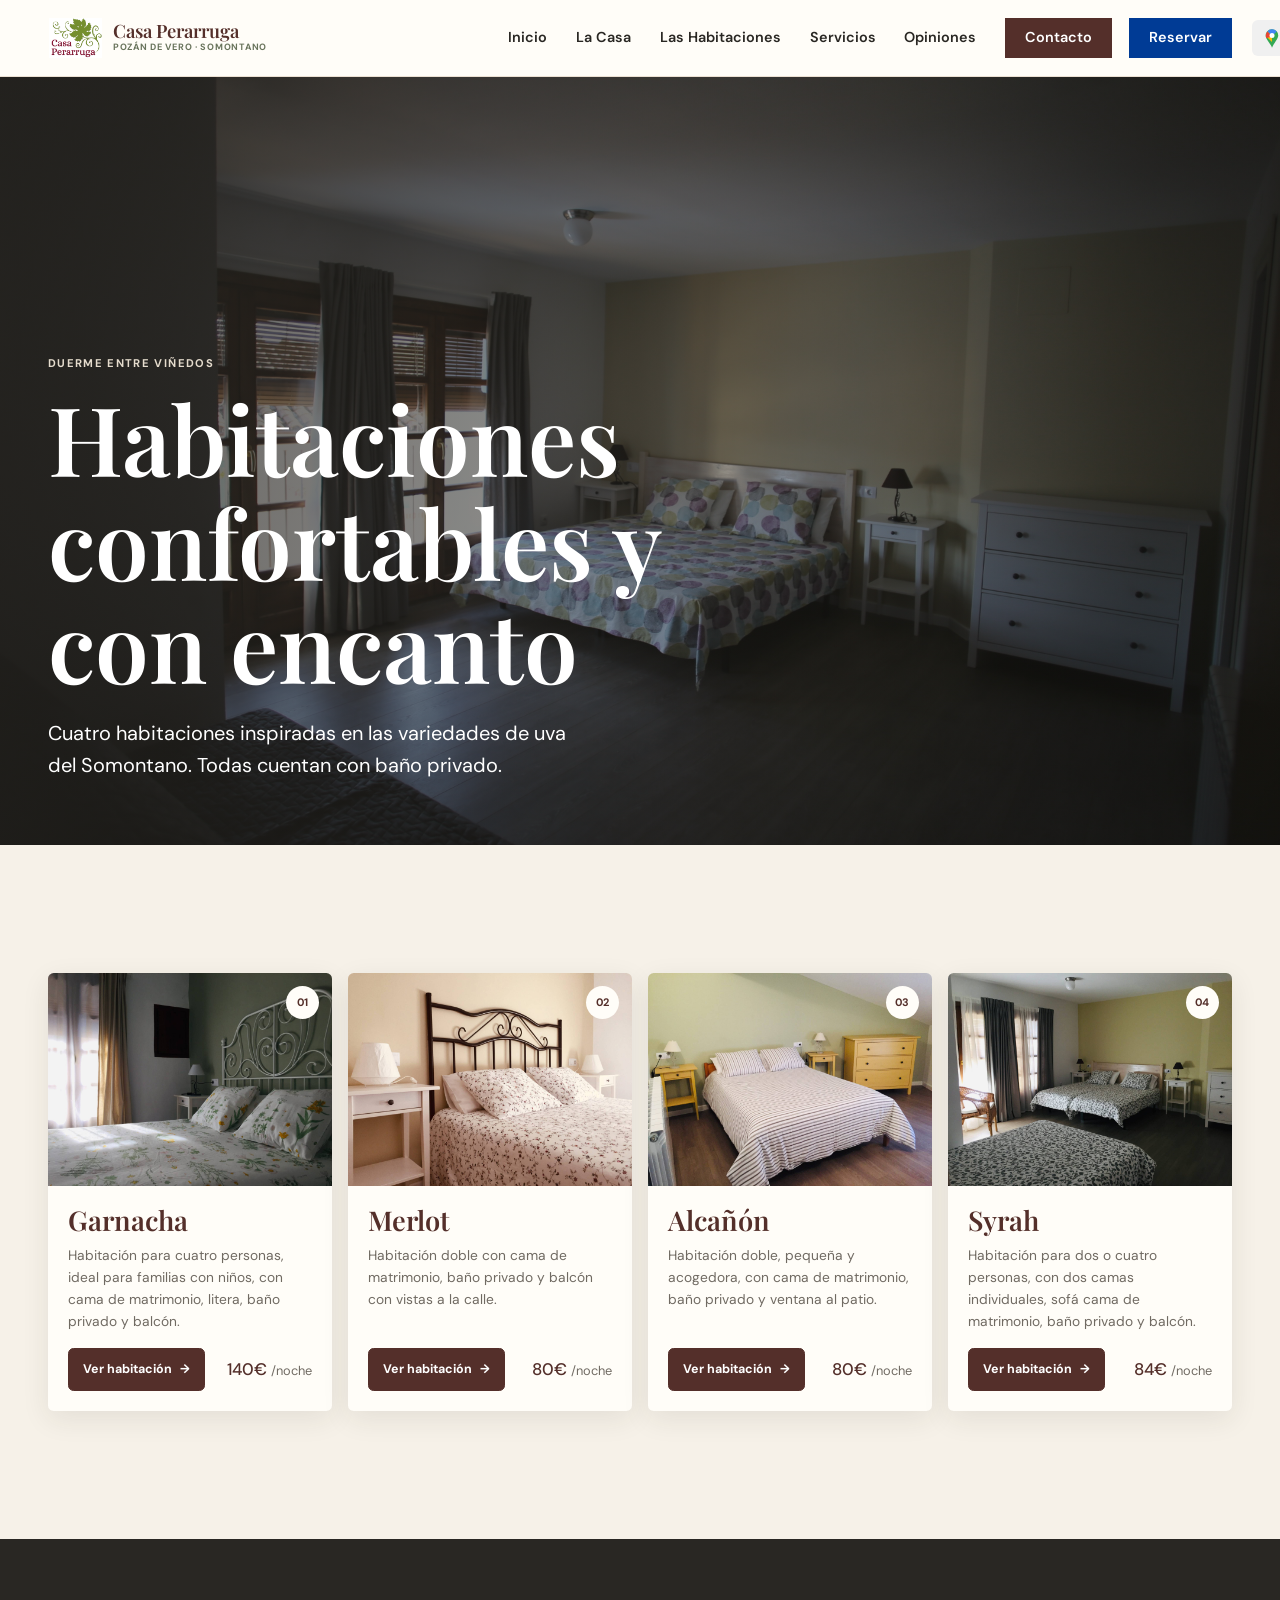
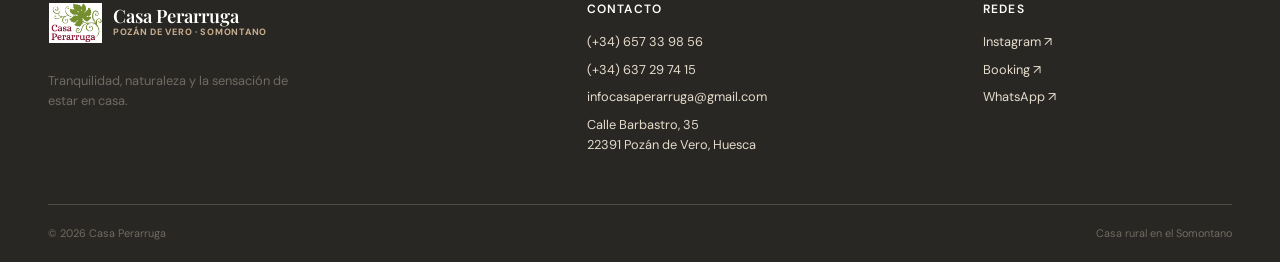
<file: habitaciones.html>
﻿<!doctype html>
<html lang="es">
  <head>
    <meta charset="UTF-8" />
    <meta name="viewport" content="width=device-width, initial-scale=1.0" />

    <!-- SEO BÁSICO -->
    <title>
      Habitaciones con Baño Privado — Casa Rural Somontano | Casa Perarruga
    </title>
    <meta
      name="description"
      content="4 habitaciones temáticas con baño privado y desayuno incluido en Casa Perarruga, Pozán de Vero. Ideales para parejas, familias y grupos. Reserva online en el Somontano."
    />
    <link
      rel="canonical"
      href="https://www.casaperarruga.com/habitaciones.html"
    />
    <meta name="robots" content="index, follow" />
    <meta name="author" content="Casa Perarruga" />
    <meta name="theme-color" content="#542f2a" />

    <!-- OPEN GRAPH -->
    <meta property="og:type" content="website" />
    <meta property="og:site_name" content="Casa Perarruga" />
    <meta
      property="og:url"
      content="https://www.casaperarruga.com/habitaciones.html"
    />
    <meta
      property="og:title"
      content="Habitaciones con Baño Privado | Casa Perarruga, Somontano"
    />
    <meta
      property="og:description"
      content="4 habitaciones temáticas con baño privado y desayuno incluido. Ideales para parejas, familias y grupos en el Somontano."
    />
    <meta
      property="og:image"
      content="https://www.casaperarruga.com/assets/img/Foto_Habitaciones.JPG"
    />
    <meta
      property="og:image:alt"
      content="Habitaciones de Casa Perarruga en Pozán de Vero"
    />
    <meta property="og:locale" content="es_ES" />

    <!-- TWITTER CARDS -->
    <meta name="twitter:card" content="summary_large_image" />
    <meta
      name="twitter:title"
      content="Habitaciones | Casa Perarruga, Somontano"
    />
    <meta
      name="twitter:description"
      content="4 habitaciones con baño privado y desayuno incluido en el Somontano de Barbastro."
    />
    <meta
      name="twitter:image"
      content="https://www.casaperarruga.com/assets/img/Foto_Habitaciones.JPG"
    />

    <!-- FUENTES -->
    <link rel="preconnect" href="https://fonts.googleapis.com" />
    <link rel="preconnect" href="https://fonts.gstatic.com" crossorigin />
    <link
      href="https://fonts.googleapis.com/css2?family=DM+Sans:wght@400;500;600;700&family=Playfair+Display:wght@500;600;700&display=swap"
      rel="stylesheet"
    />
    <link rel="stylesheet" href="assets/css/styles.css" />

    <!-- SCHEMA MARKUP — BreadcrumbList -->
    <script type="application/ld+json">
      {
        "@context": "https://schema.org",
        "@type": "BreadcrumbList",
        "itemListElement": [
          {
            "@type": "ListItem",
            "position": 1,
            "name": "Inicio",
            "item": "https://www.casaperarruga.com/"
          },
          {
            "@type": "ListItem",
            "position": 2,
            "name": "Habitaciones",
            "item": "https://www.casaperarruga.com/habitaciones.html"
          }
        ]
      }
    </script>
    <link
      rel="icon"
      href="assets/img/Logo-Casa-Perarruga-WP_-2.jpg"
      type="image/jpeg"
    />
  </head>
  <body>
    <header class="site-header">
      <div class="header-inner">
        <a class="brand" href="index.html" aria-label="Casa Perarruga, inicio"
          ><span class="brand__mark"
            ><img
              src="assets/img/Logo-Casa-Perarruga-WP_-2.jpg"
              alt="Logo de Casa Perarruga" /></span
          ><span class="brand__text"
            ><strong>Casa Perarruga</strong
            ><small>Pozán de Vero · Somontano</small></span
          ></a
        ><input class="menu-toggle" type="checkbox" id="menu-toggle" /><label
          class="menu-button"
          for="menu-toggle"
          ><span></span><span></span><span></span
          ><span class="sr-only">Abrir menú</span></label
        >
        <nav class="site-nav" aria-label="Navegación principal">
          <ul>
            <li><a href="index.html">Inicio</a></li>
            <li class="nav-dropdown">
              <a href="la-casa.html">La Casa</a>
              <ul class="nav-dropdown__menu">
                <li>
                  <a href="la-casa.html#casa-espacios">Descubre la Casa</a>
                </li>
                <li>
                  <a href="la-casa.html#entorno-casa">Explora el Entorno</a>
                </li>
                <li>
                  <a href="la-casa.html#about-us-title">Sobre Nosotros</a>
                </li>
              </ul>
            </li>
            <li class="nav-dropdown">
              <a href="habitaciones.html" aria-current="page"
                >Las Habitaciones</a
              >
              <ul class="nav-dropdown__menu">
                <li><a href="habitacion-garnacha.html">Garnacha</a></li>
                <li><a href="habitacion-merlot.html">Merlot</a></li>
                <li><a href="habitacion-alcanon.html">Alcañón</a></li>
                <li><a href="habitacion-syrah.html">Syrah</a></li>
              </ul>
            </li>
            <li class="nav-dropdown">
              <a href="servicios.html">Servicios</a>
              <ul class="nav-dropdown__menu">
                <li>
                  <a href="servicios.html#servicios-title"
                    >Servicios incluidos</a
                  >
                </li>
                <li>
                  <a href="servicios.html#desayuno-title"
                    >Desayuno &amp; Cocina</a
                  >
                </li>
                <li><a href="servicios.html#productos-title">Productos</a></li>
                <li>
                  <a href="servicios.html#actividades-title">Actividades</a>
                </li>
              </ul>
            </li>
            <li><a href="opiniones.html">Opiniones</a></li>
            <li><a class="nav-cta" href="contacto.html">Contacto</a></li>
            <li>
              <a
                class="nav-cta nav-cta--booking"
                href="https://www.booking.com/hotel/es/casa-perarruga.es.html?label=casa-perarruga-aPDXB5siTOXOJWH2P6ihbQS466324829192%3Apl%3Ata%3Ap1%3Ap2%3Aac%3Aap%3Aneg%3Afi%3Atikwd-368432872474%3Alp9197910%3Ali%3Adec%3Adm%3Appccp%3DUmFuZG9tSVYkc2RlIyh9YcGt_tphEo8pawEozW2KQ80&amp;sid=4bc61bdd47e0f33b08dd6b1c204d0a0e&amp;gclid=CjwKCAjw_KjVBhAHEiwAnC0N9K6-22BFaxeWyyTwNk_1AvTN_GtbEFXbpusUPiJRdxfGMWek1PBj7BoCmowQAvD_BwE&amp;aid=311090&amp;ucfs=1&amp;arphpl=1&amp;dest_id=-397373&amp;dest_type=city&amp;group_adults=2&amp;req_adults=2&amp;no_rooms=1&amp;group_children=0&amp;req_children=0&amp;hpos=1&amp;hapos=1&amp;sr_order=popularity&amp;srpvid=c06a6f31c897105a&amp;srepoch=1789573737&amp;from=searchresults"
                target="_blank"
                rel="noopener noreferrer"
                >Reservar</a
              >
            </li>
            <li>
              <a
                class="nav-cta nav-cta--maps"
                href="https://www.google.com/maps/place/Casa+Perarruga/@42.0810621,0.0323844,17z/data=!3m1!4b1!4m9!3m8!1s0x12a7887ef8998ebd:0x75d4f2448e5ed195!5m2!4m1!1i2!8m2!3d42.0810581!4d0.0349593!16s%2Fg%2F11c52byd4_?entry=ttu"
                target="_blank"
                rel="noopener noreferrer"
                aria-label="Ver en Google Maps"
                title="Ver en Google Maps"
              >
                <img src="assets/icons/google-maps.svg" alt="" />
              </a>
            </li>
          </ul>
        </nav>
      </div>
    </header>
    <main>
      <section class="page-hero page-width rooms-hero">
        <p class="eyebrow">Duerme entre viñedos</p>
        <h1>Habitaciones confortables y con encanto</h1>
        <p>
          Cuatro habitaciones inspiradas en las variedades de uva del Somontano.
          Todas cuentan con baño privado.
        </p>
      </section>
      <section class="rooms-page section section--tinted">
        <div class="page-width room-grid">
          <article class="room-card">
            <div class="room-card__image">
              <img
                src="assets/img/Habitaciones/Garnacha/Garnacha.jpg"
                alt="Habitación Garnacha con cama doble y decoración cálida"
                loading="lazy"
              /><span>01</span>
            </div>
            <div class="room-card__body">
              <h2>Garnacha</h2>
              <p>
                Habitación para cuatro personas, ideal para familias con niños,
                con cama de matrimonio, litera, baño privado y balcón.
              </p>
              <div class="room-card__footer">
                <a class="room-card__button" href="habitacion-garnacha.html"
                  >Ver habitación <span aria-hidden="true">→</span></a
                ><span class="room-card__price">140€ <span>/noche</span></span>
              </div>
            </div>
          </article>
          <article class="room-card">
            <div class="room-card__image">
              <img
                src="assets/img/Habitaciones/Merlot/Merlot.jpg"
                alt="Habitación Merlot con textiles naturales"
                loading="lazy"
              /><span>02</span>
            </div>
            <div class="room-card__body">
              <h2>Merlot</h2>
              <p>
                Habitación doble con cama de matrimonio, baño privado y balcón
                con vistas a la calle.
              </p>
              <div class="room-card__footer">
                <a class="room-card__button" href="habitacion-merlot.html"
                  >Ver habitación <span aria-hidden="true">→</span></a
                ><span class="room-card__price">80€ <span>/noche</span></span>
              </div>
            </div>
          </article>
          <article class="room-card">
            <div class="room-card__image">
              <img
                src="assets/img/Habitaciones/Alcañon/Alcañon.jpg"
                alt="Habitación Alcañón amplia para cuatro personas"
                loading="lazy"
              /><span>03</span>
            </div>
            <div class="room-card__body">
              <h2>Alcañón</h2>
              <p>
                Habitación doble, pequeña y acogedora, con cama de matrimonio,
                baño privado y ventana al patio.
              </p>
              <div class="room-card__footer">
                <a class="room-card__button" href="habitacion-alcanon.html"
                  >Ver habitación <span aria-hidden="true">→</span></a
                ><span class="room-card__price">80€ <span>/noche</span></span>
              </div>
            </div>
          </article>
          <article class="room-card">
            <div class="room-card__image">
              <img
                src="assets/img/Habitaciones/Syrah/Syrah.jpg"
                alt="Habitación Syrah con detalles de madera"
                loading="lazy"
              /><span>04</span>
            </div>
            <div class="room-card__body">
              <h2>Syrah</h2>
              <p>
                Habitación para dos o cuatro personas, con dos camas
                individuales, sofá cama de matrimonio, baño privado y balcón.
              </p>
              <div class="room-card__footer">
                <a class="room-card__button" href="habitacion-syrah.html"
                  >Ver habitación <span aria-hidden="true">→</span></a
                ><span class="room-card__price">84€ <span>/noche</span></span>
              </div>
            </div>
          </article>
        </div>
      </section>
    </main>
    <footer class="site-footer">
      <div class="page-width footer-grid">
        <div>
          <a class="brand brand--footer" href="index.html"
            ><span class="brand__mark"
              ><img
                src="assets/img/Logo-Casa-Perarruga-WP_-2.jpg"
                alt="Logo de Casa Perarruga" /></span
            ><span class="brand__text"
              ><strong>Casa Perarruga</strong
              ><small>Pozán de Vero · Somontano</small></span
            ></a
          >
          <p class="footer-note">
            Tranquilidad, naturaleza y la sensación de estar en casa.
          </p>
        </div>
        <div>
          <h3>Contacto</h3>
          <address>
            <a href="tel:+34657339856">(+34) 657 33 98 56</a
            ><a href="tel:+34637297415">(+34) 637 29 74 15</a
            ><a href="mailto:infocasaperarruga@gmail.com"
              >infocasaperarruga@gmail.com</a
            ><a
              href="https://www.google.com/maps/place/Casa+Perarruga/@42.0810621,0.0323844,17z/data=!3m1!4b1!4m9!3m8!1s0x12a7887ef8998ebd:0x75d4f2448e5ed195!5m2!4m1!1i2!8m2!3d42.0810581!4d0.0349593!16s%2Fg%2F11c52byd4_?entry=ttu&amp;g_ep=EgoyMDI2MDkxMy4wIKXMDSoASAFQAw%3D%3D"
              target="_blank"
              rel="noopener noreferrer"
              >Calle Barbastro, 35<br />22391 Pozán de Vero, Huesca</a
            >
          </address>
        </div>
        <div>
          <h3>Redes</h3>
          <div class="social-links">
            <a
              href="https://www.instagram.com/casaperarruga"
              target="_blank"
              rel="noopener noreferrer"
              >Instagram <span aria-hidden="true">↗&#xFE0E;</span></a
            ><a
              href="https://www.booking.com/hotel/es/casa-perarruga.es.html?label=casa-perarruga-aPDXB5siTOXOJWH2P6ihbQS466324829192%3Apl%3Ata%3Ap1%3Ap2%3Aac%3Aap%3Aneg%3Afi%3Atikwd-368432872474%3Alp9197910%3Ali%3Adec%3Adm%3Appccp%3DUmFuZG9tSVYkc2RlIyh9YcGt_tphEo8pawEozW2KQ80&amp;sid=4bc61bdd47e0f33b08dd6b1c204d0a0e&amp;gclid=CjwKCAjw_KjVBhAHEiwAnC0N9K6-22BFaxeWyyTwNk_1AvTN_GtbEFXbpusUPiJRdxfGMWek1PBj7BoCmowQAvD_BwE&amp;aid=311090&amp;ucfs=1&amp;arphpl=1&amp;dest_id=-397373&amp;dest_type=city&amp;group_adults=2&amp;req_adults=2&amp;no_rooms=1&amp;group_children=0&amp;req_children=0&amp;hpos=1&amp;hapos=1&amp;sr_order=popularity&amp;srpvid=c06a6f31c897105a&amp;srepoch=1789573737&amp;from=searchresults"
              target="_blank"
              rel="noopener noreferrer"
              >Booking <span aria-hidden="true">↗&#xFE0E;</span></a
            ><a
              href="https://api.whatsapp.com/send/?phone=34657339856&amp;text=Hola%2C+%C2%BFpod%C3%A9is+ayudarme%3F&amp;type=phone_number&amp;app_absent=0"
              target="_blank"
              rel="noopener noreferrer"
              >WhatsApp <span aria-hidden="true">↗&#xFE0E;</span></a
            >
          </div>
        </div>
      </div>
      <div class="footer-bottom page-width">
        <span>© 2026 Casa Perarruga</span
        ><span>Casa rural en el Somontano</span>
      </div>
    </footer>
  </body>
</html>
</file>
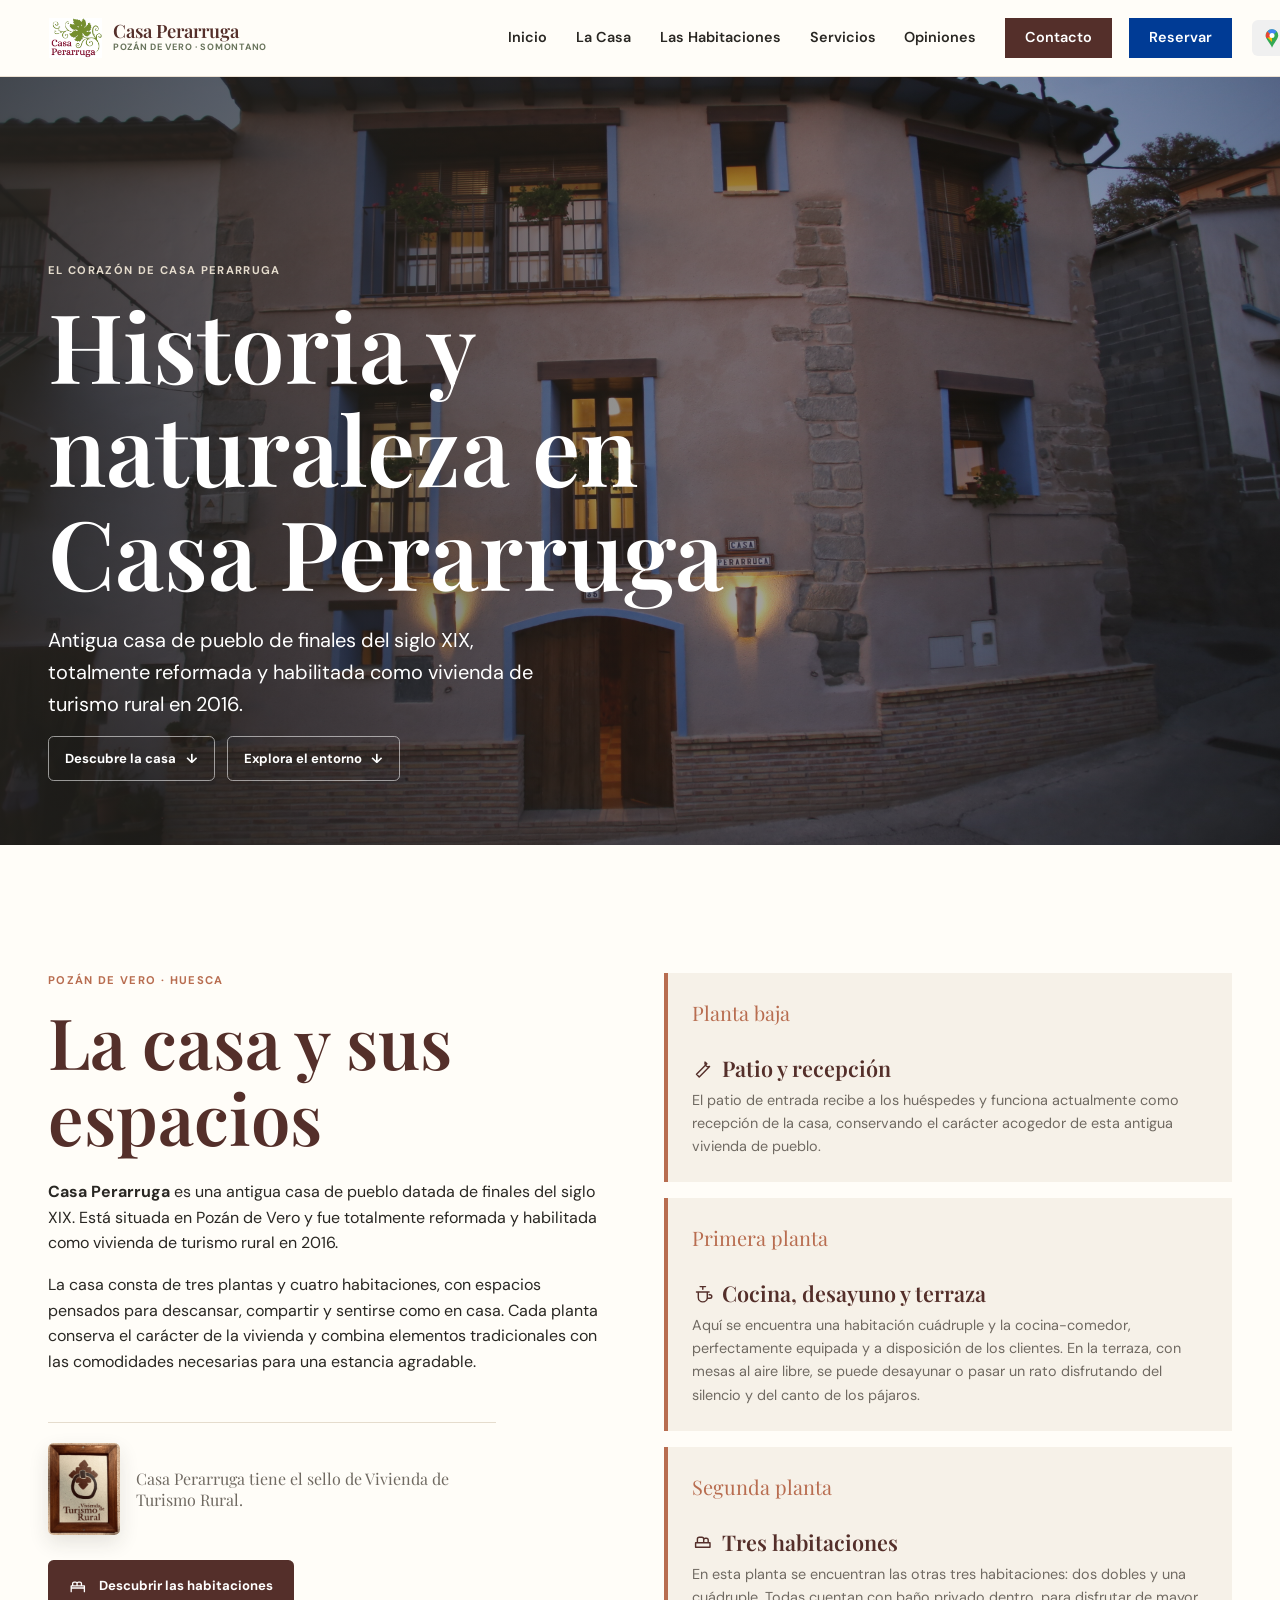
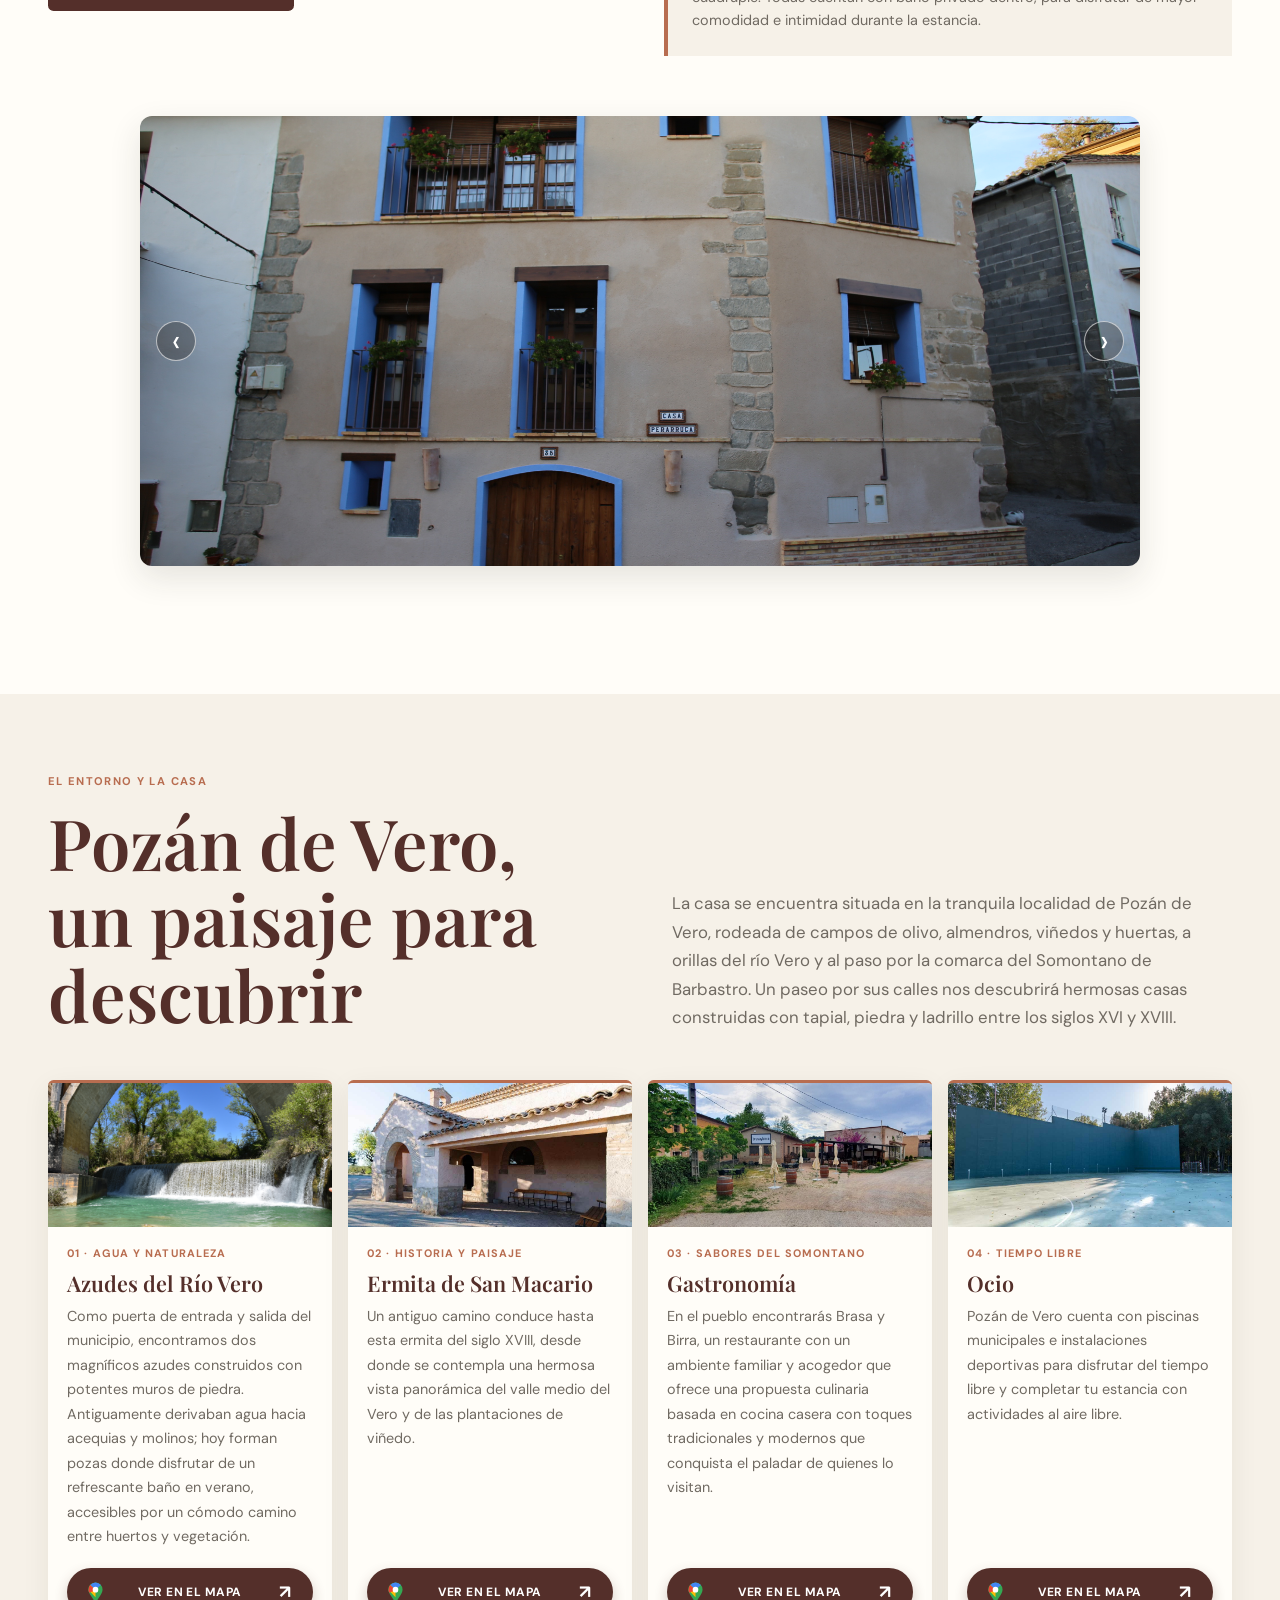
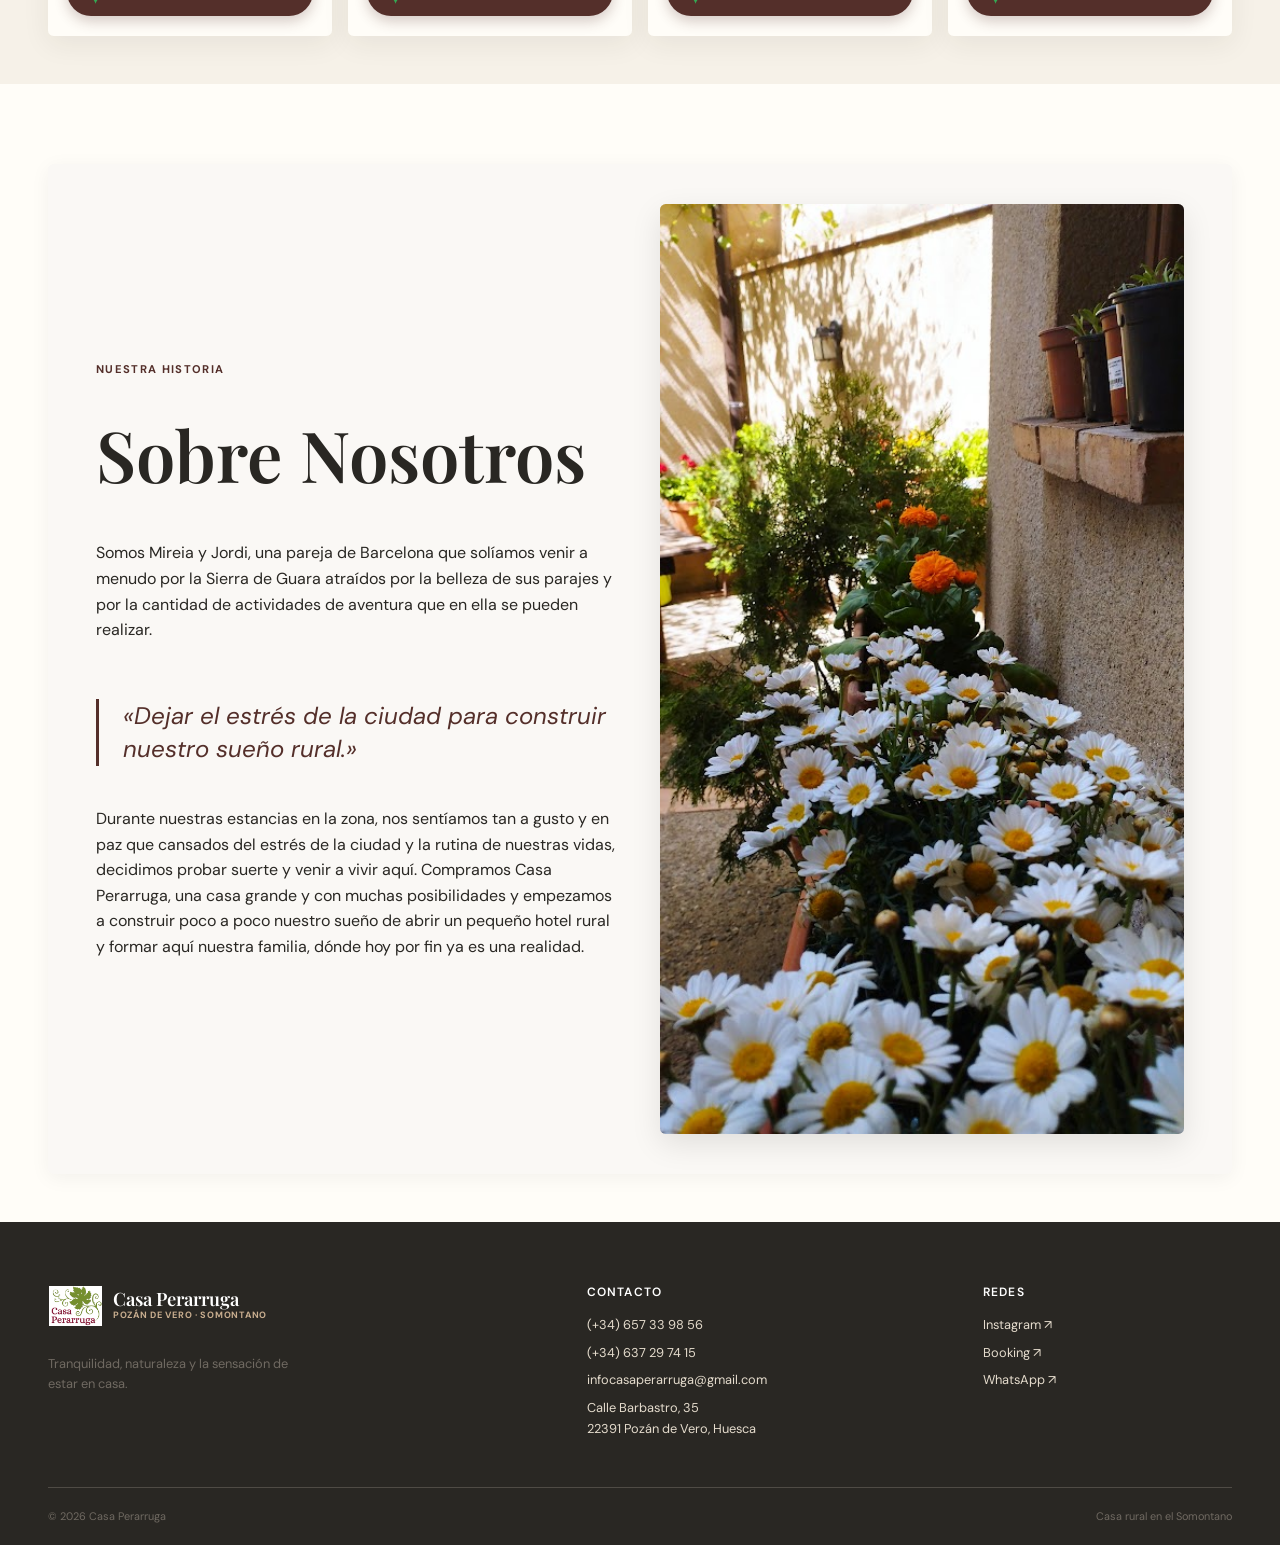
<file: la-casa.html>
﻿<!doctype html>
<html lang="es">
  <head>
    <meta charset="UTF-8" />
    <meta name="viewport" content="width=device-width, initial-scale=1.0" />

    <!-- SEO BÁSICO -->
    <title>
      Conoce Casa Perarruga — Historia, Espacios y Entorno Rural | Somontano
    </title>
    <meta
      name="description"
      content="Antigua casa de pueblo del siglo XIX reformada en 2016. Tres plantas, patio, terraza y cocina comunitaria en pleno Somontano de Barbastro, Pozán de Vero, Huesca."
    />
    <link rel="canonical" href="https://www.casaperarruga.com/la-casa.html" />
    <meta name="robots" content="index, follow" />
    <meta name="author" content="Casa Perarruga" />
    <meta name="theme-color" content="#542f2a" />

    <!-- OPEN GRAPH -->
    <meta property="og:type" content="website" />
    <meta property="og:site_name" content="Casa Perarruga" />
    <meta
      property="og:url"
      content="https://www.casaperarruga.com/la-casa.html"
    />
    <meta
      property="og:title"
      content="Conoce Casa Perarruga — Historia, Espacios y Entorno | Somontano"
    />
    <meta
      property="og:description"
      content="Antigua casa de pueblo del siglo XIX reformada en 2016. Tres plantas, terraza y cocina comunitaria en Pozán de Vero, Somontano de Barbastro."
    />
    <meta
      property="og:image"
      content="https://www.casaperarruga.com/assets/img/Foto_Sobre_Nosotros.jpg"
    />
    <meta
      property="og:image:alt"
      content="Mireia y Jordi, dueños de Casa Perarruga en Pozán de Vero"
    />
    <meta property="og:locale" content="es_ES" />

    <!-- TWITTER CARDS -->
    <meta name="twitter:card" content="summary_large_image" />
    <meta
      name="twitter:title"
      content="Casa Perarruga — Historia y Espacios | Somontano"
    />
    <meta
      name="twitter:description"
      content="Antigua casa del siglo XIX reformada en Pozán de Vero. Tres plantas, terraza y cocina comunitaria."
    />
    <meta
      name="twitter:image"
      content="https://www.casaperarruga.com/assets/img/Foto_Sobre_Nosotros.jpg"
    />

    <!-- FUENTES -->
    <link rel="preconnect" href="https://fonts.googleapis.com" />
    <link rel="preconnect" href="https://fonts.gstatic.com" crossorigin />
    <link
      href="https://fonts.googleapis.com/css2?family=DM+Sans:wght@400;500;600;700&family=Playfair+Display:wght@500;600;700&display=swap"
      rel="stylesheet"
    />
    <link rel="stylesheet" href="assets/css/styles.css" />

    <!-- SCHEMA MARKUP — BreadcrumbList -->
    <script type="application/ld+json">
      {
        "@context": "https://schema.org",
        "@type": "BreadcrumbList",
        "itemListElement": [
          {
            "@type": "ListItem",
            "position": 1,
            "name": "Inicio",
            "item": "https://www.casaperarruga.com/"
          },
          {
            "@type": "ListItem",
            "position": 2,
            "name": "La Casa",
            "item": "https://www.casaperarruga.com/la-casa.html"
          }
        ]
      }
    </script>
    <link
      rel="icon"
      href="assets/img/Logo-Casa-Perarruga-WP_-2.jpg"
      type="image/jpeg"
    />
  </head>
  <body>
    <header class="site-header">
      <div class="header-inner">
        <a class="brand" href="index.html" aria-label="Casa Perarruga, inicio"
          ><span class="brand__mark"
            ><img
              src="assets/img/Logo-Casa-Perarruga-WP_-2.jpg"
              alt="Logo de Casa Perarruga" /></span
          ><span class="brand__text"
            ><strong>Casa Perarruga</strong
            ><small>Pozán de Vero · Somontano</small></span
          ></a
        >
        <input class="menu-toggle" type="checkbox" id="menu-toggle" />
        <label class="menu-button" for="menu-toggle"
          ><span></span><span></span><span></span
          ><span class="sr-only">Abrir menú</span></label
        >
        <nav class="site-nav" aria-label="Navegación principal">
          <ul>
            <li><a href="index.html">Inicio</a></li>
            <li class="nav-dropdown">
              <a href="la-casa.html" aria-current="page">La Casa</a>
              <ul class="nav-dropdown__menu">
                <li>
                  <a href="la-casa.html#casa-espacios">Descubre la Casa</a>
                </li>
                <li>
                  <a href="la-casa.html#entorno-casa">Explora el Entorno</a>
                </li>
                <li>
                  <a href="la-casa.html#about-us-title">Sobre Nosotros</a>
                </li>
              </ul>
            </li>
            <li class="nav-dropdown">
              <a href="habitaciones.html">Las Habitaciones</a>
              <ul class="nav-dropdown__menu">
                <li><a href="habitacion-garnacha.html">Garnacha</a></li>
                <li><a href="habitacion-merlot.html">Merlot</a></li>
                <li><a href="habitacion-alcanon.html">Alcañón</a></li>
                <li><a href="habitacion-syrah.html">Syrah</a></li>
              </ul>
            </li>
            <li class="nav-dropdown">
              <a href="servicios.html">Servicios</a>
              <ul class="nav-dropdown__menu">
                <li>
                  <a href="servicios.html#servicios-title"
                    >Servicios incluidos</a
                  >
                </li>
                <li>
                  <a href="servicios.html#desayuno-title"
                    >Desayuno &amp; Cocina</a
                  >
                </li>
                <li><a href="servicios.html#productos-title">Productos</a></li>
                <li>
                  <a href="servicios.html#actividades-title">Actividades</a>
                </li>
              </ul>
            </li>
            <li><a href="opiniones.html">Opiniones</a></li>
            <li><a class="nav-cta" href="contacto.html">Contacto</a></li>
            <li>
              <a
                class="nav-cta nav-cta--booking"
                href="https://www.booking.com/hotel/es/casa-perarruga.es.html?label=casa-perarruga-aPDXB5siTOXOJWH2P6ihbQS466324829192%3Apl%3Ata%3Ap1%3Ap2%3Aac%3Aap%3Aneg%3Afi%3Atikwd-368432872474%3Alp9197910%3Ali%3Adec%3Adm%3Appccp%3DUmFuZG9tSVYkc2RlIyh9YcGt_tphEo8pawEozW2KQ80&amp;sid=4bc61bdd47e0f33b08dd6b1c204d0a0e&amp;gclid=CjwKCAjw_KjVBhAHEiwAnC0N9K6-22BFaxeWyyTwNk_1AvTN_GtbEFXbpusUPiJRdxfGMWek1PBj7BoCmowQAvD_BwE&amp;aid=311090&amp;ucfs=1&amp;arphpl=1&amp;dest_id=-397373&amp;dest_type=city&amp;group_adults=2&amp;req_adults=2&amp;no_rooms=1&amp;group_children=0&amp;req_children=0&amp;hpos=1&amp;hapos=1&amp;sr_order=popularity&amp;srpvid=c06a6f31c897105a&amp;srepoch=1789573737&amp;from=searchresults"
                target="_blank"
                rel="noopener noreferrer"
                >Reservar</a
              >
            </li>
            <li>
              <a
                class="nav-cta nav-cta--maps"
                href="https://www.google.com/maps/place/Casa+Perarruga/@42.0810621,0.0323844,17z/data=!3m1!4b1!4m9!3m8!1s0x12a7887ef8998ebd:0x75d4f2448e5ed195!5m2!4m1!1i2!8m2!3d42.0810581!4d0.0349593!16s%2Fg%2F11c52byd4_?entry=ttu"
                target="_blank"
                rel="noopener noreferrer"
                aria-label="Ver en Google Maps"
                title="Ver en Google Maps"
              >
                <img src="assets/icons/google-maps.svg" alt="" />
              </a>
            </li>
          </ul>
        </nav>
      </div>
    </header>
    <main class="house-page">
      <section class="page-hero page-width">
        <p class="eyebrow">El corazón de Casa Perarruga</p>
        <h1>Historia y naturaleza en Casa Perarruga</h1>
        <p>
          Antigua casa de pueblo de finales del siglo XIX, totalmente reformada
          y habilitada como vivienda de turismo rural en 2016.
        </p>
        <nav
          class="house-section-nav"
          aria-label="Acciones y secciones de La Casa"
        >
          <a href="#casa-espacios"
            >Descubre la casa <span aria-hidden="true">↓</span></a
          >
          <a href="#entorno-casa"
            >Explora el entorno <span aria-hidden="true">↓</span></a
          >
        </nav>
      </section>
      <section class="content-page page-width">
        <div class="content-columns">
          <div class="content-copy">
            <p class="eyebrow">Pozán de Vero · Huesca</p>
            <h2 id="casa-espacios">La casa y sus espacios</h2>
            <p>
              <strong>Casa Perarruga</strong> es una antigua casa de pueblo
              datada de finales del siglo XIX. Está situada en Pozán de Vero y
              fue totalmente reformada y habilitada como vivienda de turismo
              rural en 2016.
            </p>
            <p>
              La casa consta de tres plantas y cuatro habitaciones, con espacios
              pensados para descansar, compartir y sentirse como en casa. Cada
              planta conserva el carácter de la vivienda y combina elementos
              tradicionales con las comodidades necesarias para una estancia
              agradable.
            </p>
            <figure class="rural-seal">
              <img
                src="assets/img/vivienda-768x983.jpg"
                alt="Sello oficial de Vivienda de Turismo Rural"
                loading="lazy"
              />
              <figcaption>
                Casa Perarruga tiene el sello de Vivienda de Turismo Rural.
              </figcaption>
            </figure>
            <a class="button button--primary house-cta" href="habitaciones.html"
              ><svg
                class="button__icon"
                viewBox="0 0 24 24"
                aria-hidden="true"
                focusable="false"
              >
                <path
                  d="M3 18v-6h18v6M3 15h18M5 12V9a2 2 0 0 1 2-2h2a2 2 0 0 1 2 2v3M11 12V9a2 2 0 0 1 2-2h2a2 2 0 0 1 2 2v3M3 18v2M21 18v2"
                />
              </svg>
              <span>Descubrir las habitaciones</span></a
            >
          </div>
          <div class="floor-list">
            <article class="detail-card">
              <span class="detail-card__number">Planta baja</span>
              <h3 class="detail-card__title">
                <svg viewBox="0 0 24 24" aria-hidden="true">
                  <path
                    d="M14.5 4.5a4 4 0 0 0 5 5L13 16l-5 5-3-3 5-5 6.5-6.5a4 4 0 0 0-2-2Z"
                  /></svg
                ><span>Patio y recepción</span>
              </h3>
              <p>
                El patio de entrada recibe a los huéspedes y funciona
                actualmente como recepción de la casa, conservando el carácter
                acogedor de esta antigua vivienda de pueblo.
              </p>
            </article>
            <article class="detail-card">
              <span class="detail-card__number">Primera planta</span>
              <h3 class="detail-card__title">
                <svg viewBox="0 0 24 24" aria-hidden="true">
                  <path
                    d="M5 10h14M7 10v6a5 5 0 0 0 10 0v-6M9 4h6M12 4v3M19 13h1a2 2 0 0 1 0 4h-3"
                  /></svg
                ><span>Cocina, desayuno y terraza</span>
              </h3>
              <p>
                Aquí se encuentra una habitación cuádruple y la cocina-comedor,
                perfectamente equipada y a disposición de los clientes. En la
                terraza, con mesas al aire libre, se puede desayunar o pasar un
                rato disfrutando del silencio y del canto de los pájaros.
              </p>
            </article>
            <article class="detail-card">
              <span class="detail-card__number">Segunda planta</span>
              <h3 class="detail-card__title">
                <svg viewBox="0 0 24 24" aria-hidden="true">
                  <path
                    d="M4 18v-5h16v5M4 18h16M6 13V9a2 2 0 0 1 2-2h3a2 2 0 0 1 2 2v4M13 13v-3a2 2 0 0 1 2-2h1a2 2 0 0 1 2 2v3"
                  /></svg
                ><span>Tres habitaciones</span>
              </h3>
              <p>
                En esta planta se encuentran las otras tres habitaciones: dos
                dobles y una cuádruple. Todas cuentan con baño privado dentro,
                para disfrutar de mayor comodidad e intimidad durante la
                estancia.
              </p>
            </article>
          </div>
        </div>
        <div class="house-slider" aria-label="Imágenes de Casa Perarruga">
          <button
            class="house-slider__control house-slider__control--previous"
            type="button"
            aria-label="Imagen anterior"
          >
            <span aria-hidden="true">‹</span>
          </button>
          <div class="house-slider__track">
            <img
              src="assets/img/Espacios_Casa/IMG_7261.JPG"
              alt="Fachada de Casa Perarruga"
              loading="lazy"
            /><img
              src="assets/img/Espacios_Casa/IMG_7323.JPG"
              alt="Entrada de Casa Perarruga al anochecer"
              loading="lazy"
            /><img
              src="assets/img/Espacios_Casa/DSC_0084.JPG"
              alt="Recibidor de Casa Perarruga"
              loading="lazy"
            /><img
              src="assets/img/Espacios_Casa/DSC_0069.JPG"
              alt="Escalera interior de Casa Perarruga"
              loading="lazy"
            /><img
              src="assets/img/Espacios_Casa/DSC_0050.JPG"
              alt="Sala de estar con vigas de madera"
              loading="lazy"
            /><img
              src="assets/img/Espacios_Casa/DSC_0059.JPG"
              alt="Sala de estar con chimenea y alambique"
              loading="lazy"
            /><img
              src="assets/img/Espacios_Casa/DSC_0075.JPG"
              alt="Sala de desayunos de Casa Perarruga"
              loading="lazy"
            /><img
              src="assets/img/Espacios_Casa/IMG_7230.JPG"
              alt="Comedor con mesas preparadas"
              loading="lazy"
            /><img
              src="assets/img/Espacios_Casa/DSC_0077.JPG"
              alt="Cocina de Casa Perarruga"
              loading="lazy"
            /><img
              src="assets/img/Espacios_Casa/IMG_7232.JPG"
              alt="Habitación con cama de matrimonio y balcón"
              loading="lazy"
            /><img
              src="assets/img/Espacios_Casa/IMG_7233.JPG"
              alt="Habitación con ropa de cama de lunares"
              loading="lazy"
            /><img
              src="assets/img/Espacios_Casa/foto h2.jpg"
              alt="Habitación con dos camas individuales"
              loading="lazy"
            /><img
              src="assets/img/Espacios_Casa/IMG_7235.JPG"
              alt="Baño con azulejos azules"
              loading="lazy"
            /><img
              src="assets/img/Espacios_Casa/IMG_7237.JPG"
              alt="Habitación abuhardillada con cómoda amarilla"
              loading="lazy"
            /><img
              src="assets/img/Espacios_Casa/IMG_7240.JPG"
              alt="Habitación con cabecero de forja y balcón"
              loading="lazy"
            /><img
              src="assets/img/Espacios_Casa/foto h3.jpg"
              alt="Habitación doble con balcón"
              loading="lazy"
            /><img
              src="assets/img/Espacios_Casa/IMG_7244.JPG"
              alt="Habitación doble con cómoda blanca"
              loading="lazy"
            /><img
              src="assets/img/Espacios_Casa/IMG_7243.JPG"
              alt="Baño con azulejos terracota"
              loading="lazy"
            />
          </div>
          <button
            class="house-slider__control house-slider__control--next"
            type="button"
            aria-label="Imagen siguiente"
          >
            <span aria-hidden="true">›</span>
          </button>
        </div>
      </section>
      <section
        class="surroundings section"
        id="entorno-casa"
        aria-labelledby="surroundings-title"
      >
        <div class="page-width">
          <div class="surroundings__intro">
            <div>
              <p class="eyebrow">El entorno y la casa</p>
              <h2 id="surroundings-title">
                Pozán de Vero, un paisaje para descubrir
              </h2>
            </div>
            <p class="surroundings__lead">
              La casa se encuentra situada en la tranquila localidad de Pozán de
              Vero, rodeada de campos de olivo, almendros, viñedos y huertas, a
              orillas del río Vero y al paso por la comarca del Somontano de
              Barbastro. Un paseo por sus calles nos descubrirá hermosas casas
              construidas con tapial, piedra y ladrillo entre los siglos XVI y
              XVIII.
            </p>
          </div>
          <div class="interest-grid">
            <article class="interest-card">
              <img
                class="interest-card__image"
                src="assets/img/Azud.jpg"
                alt="Azud del río Vero"
                loading="lazy"
              />
              <div class="interest-card__content">
                <p class="interest-card__number">01 · Agua y naturaleza</p>
                <h3>Azudes del Río Vero</h3>
                <p>
                  Como puerta de entrada y salida del municipio, encontramos dos
                  magníficos azudes construidos con potentes muros de piedra.
                  Antiguamente derivaban agua hacia acequias y molinos; hoy
                  forman pozas donde disfrutar de un refrescante baño en verano,
                  accesibles por un cómodo camino entre huertos y vegetación.
                </p>
                <a
                  class="button button--primary interest-card__map-link"
                  href="https://maps.app.goo.gl/5QRdX22jyWfayMZ58"
                  target="_blank"
                  rel="noopener noreferrer"
                  ><span class="interest-card__map-slot"
                    ><img src="assets/icons/google-maps.svg" alt="" /></span
                  ><span class="interest-card__map-label">VER EN EL MAPA</span
                  ><span class="interest-card__map-slot" aria-hidden="true"
                    >↗&#xFE0E;</span
                  ></a
                >
              </div>
            </article>
            <article class="interest-card">
              <img
                class="interest-card__image"
                src="assets/img/pozandevero-religioso-ermitadesanmacario-01 - copia (1).jpg"
                alt="Ermita de San Macario"
                loading="lazy"
              />
              <div class="interest-card__content">
                <p class="interest-card__number">02 · Historia y paisaje</p>
                <h3>Ermita de San Macario</h3>
                <p>
                  Un antiguo camino conduce hasta esta ermita del siglo XVIII,
                  desde donde se contempla una hermosa vista panorámica del
                  valle medio del Vero y de las plantaciones de viñedo.
                </p>
                <a
                  class="button button--primary interest-card__map-link"
                  href="https://maps.app.goo.gl/Cide9jDhoP2t9a9z5"
                  target="_blank"
                  rel="noopener noreferrer"
                  ><span class="interest-card__map-slot"
                    ><img src="assets/icons/google-maps.svg" alt="" /></span
                  ><span class="interest-card__map-label">VER EN EL MAPA</span
                  ><span class="interest-card__map-slot" aria-hidden="true"
                    >↗&#xFE0E;</span
                  ></a
                >
              </div>
            </article>
            <article class="interest-card">
              <img
                class="interest-card__image"
                src="assets/img/brasa-y-birra-general-1024x590 (1).jpeg"
                alt="Terraza del restaurante Brasa y Birra"
                loading="lazy"
              />
              <div class="interest-card__content">
                <p class="interest-card__number">03 · Sabores del Somontano</p>
                <h3>Gastronomía</h3>
                <p>
                  En el pueblo encontrarás Brasa y Birra, un restaurante con un
                  ambiente familiar y acogedor que ofrece una propuesta
                  culinaria basada en cocina casera con toques tradicionales y
                  modernos que conquista el paladar de quienes lo visitan.
                </p>
                <a
                  class="button button--primary interest-card__map-link"
                  href="https://maps.app.goo.gl/o1QoV9Z8r5vir1Ju8"
                  target="_blank"
                  rel="noopener noreferrer"
                  ><span class="interest-card__map-slot"
                    ><img src="assets/icons/google-maps.svg" alt="" /></span
                  ><span class="interest-card__map-label">VER EN EL MAPA</span
                  ><span class="interest-card__map-slot" aria-hidden="true"
                    >↗&#xFE0E;</span
                  ></a
                >
              </div>
            </article>
            <article class="interest-card">
              <img
                class="interest-card__image"
                src="assets/img/pozandevero-deporte-pistadeportiva-01.jpg"
                alt="Pista deportiva de Pozán de Vero"
                loading="lazy"
              />
              <div class="interest-card__content">
                <p class="interest-card__number">04 · Tiempo libre</p>
                <h3>Ocio</h3>
                <p>
                  Pozán de Vero cuenta con piscinas municipales e instalaciones
                  deportivas para disfrutar del tiempo libre y completar tu
                  estancia con actividades al aire libre.
                </p>
                <a
                  class="button button--primary interest-card__map-link"
                  href="https://maps.app.goo.gl/8TBtFD2rU9pp38P17"
                  target="_blank"
                  rel="noopener noreferrer"
                  ><span class="interest-card__map-slot"
                    ><img src="assets/icons/google-maps.svg" alt="" /></span
                  ><span class="interest-card__map-label">VER EN EL MAPA</span
                  ><span class="interest-card__map-slot" aria-hidden="true"
                    >↗&#xFE0E;</span
                  ></a
                >
              </div>
            </article>
          </div>
        </div>
      </section>
      <section
        class="about-us page-width section"
        aria-labelledby="about-us-title"
      >
        <div class="about-us__inner">
          <div class="about-us__content">
            <p class="eyebrow eyebrow--wine">NUESTRA HISTORIA</p>
            <h2 id="about-us-title">Sobre Nosotros</h2>
            <p>
              Somos Mireia y Jordi, una pareja de Barcelona que solíamos venir a
              menudo por la Sierra de Guara atraídos por la belleza de sus
              parajes y por la cantidad de actividades de aventura que en ella
              se pueden realizar.
            </p>
            <blockquote class="about-us__quote">
              «Dejar el estrés de la ciudad para construir nuestro sueño rural.»
            </blockquote>
            <p>
              Durante nuestras estancias en la zona, nos sentíamos tan a gusto y
              en paz que cansados del estrés de la ciudad y la rutina de
              nuestras vidas, decidimos probar suerte y venir a vivir aquí.
              Compramos Casa Perarruga, una casa grande y con muchas
              posibilidades y empezamos a construir poco a poco nuestro sueño de
              abrir un pequeño hotel rural y formar aquí nuestra familia, dónde
              hoy por fin ya es una realidad.
            </p>
          </div>
          <div class="about-us__image-container">
            <img
              src="assets/img/Foto_Sobre_Nosotros.jpg"
              alt="Mireia y Jordi en Casa Perarruga"
              loading="lazy"
              class="about-us__image"
            />
          </div>
        </div>
      </section>
    </main>
    <footer class="site-footer">
      <div class="page-width footer-grid">
        <div>
          <a class="brand brand--footer" href="index.html"
            ><span class="brand__mark"
              ><img
                src="assets/img/Logo-Casa-Perarruga-WP_-2.jpg"
                alt="Logo de Casa Perarruga" /></span
            ><span class="brand__text"
              ><strong>Casa Perarruga</strong
              ><small>Pozán de Vero · Somontano</small></span
            ></a
          >
          <p class="footer-note">
            Tranquilidad, naturaleza y la sensación de estar en casa.
          </p>
        </div>
        <div>
          <h3>Contacto</h3>
          <address>
            <a href="tel:+34657339856">(+34) 657 33 98 56</a
            ><a href="tel:+34637297415">(+34) 637 29 74 15</a
            ><a href="mailto:infocasaperarruga@gmail.com"
              >infocasaperarruga@gmail.com</a
            ><a
              href="https://www.google.com/maps/place/Casa+Perarruga/@42.0810621,0.0323844,17z"
              target="_blank"
              rel="noopener noreferrer"
              >Calle Barbastro, 35<br />22391 Pozán de Vero, Huesca</a
            >
          </address>
        </div>
        <div>
          <h3>Redes</h3>
          <div class="social-links">
            <a
              href="https://www.instagram.com/casaperarruga"
              target="_blank"
              rel="noopener noreferrer"
              >Instagram <span aria-hidden="true">↗&#xFE0E;</span></a
            ><a
              href="https://www.booking.com/hotel/es/casa-perarruga.es.html"
              target="_blank"
              rel="noopener noreferrer"
              >Booking <span aria-hidden="true">↗&#xFE0E;</span></a
            ><a
              href="https://api.whatsapp.com/send/?phone=34657339856"
              target="_blank"
              rel="noopener noreferrer"
              >WhatsApp <span aria-hidden="true">↗&#xFE0E;</span></a
            >
          </div>
        </div>
      </div>
      <div class="footer-bottom page-width">
        <span>© 2026 Casa Perarruga</span
        ><span>Casa rural en el Somontano</span>
      </div>
    </footer>
    <script>
      const houseSlider = document.querySelector(".house-slider__track");
      const previousButton = document.querySelector(
        ".house-slider__control--previous",
      );
      const nextButton = document.querySelector(".house-slider__control--next");
      const houseSlides = houseSlider.querySelectorAll("img");

      function moveHouseSlider(direction) {
        const currentSlide = Math.round(
          houseSlider.scrollLeft / houseSlider.clientWidth,
        );
        const nextSlide = Math.min(
          Math.max(currentSlide + direction, 0),
          houseSlides.length - 1,
        );

        houseSlider.scrollTo({
          left: nextSlide * houseSlider.clientWidth,
          behavior: "smooth",
        });
      }

      previousButton.addEventListener("click", () => moveHouseSlider(-1));
      nextButton.addEventListener("click", () => moveHouseSlider(1));
    </script>
  </body>
</html>
</file>
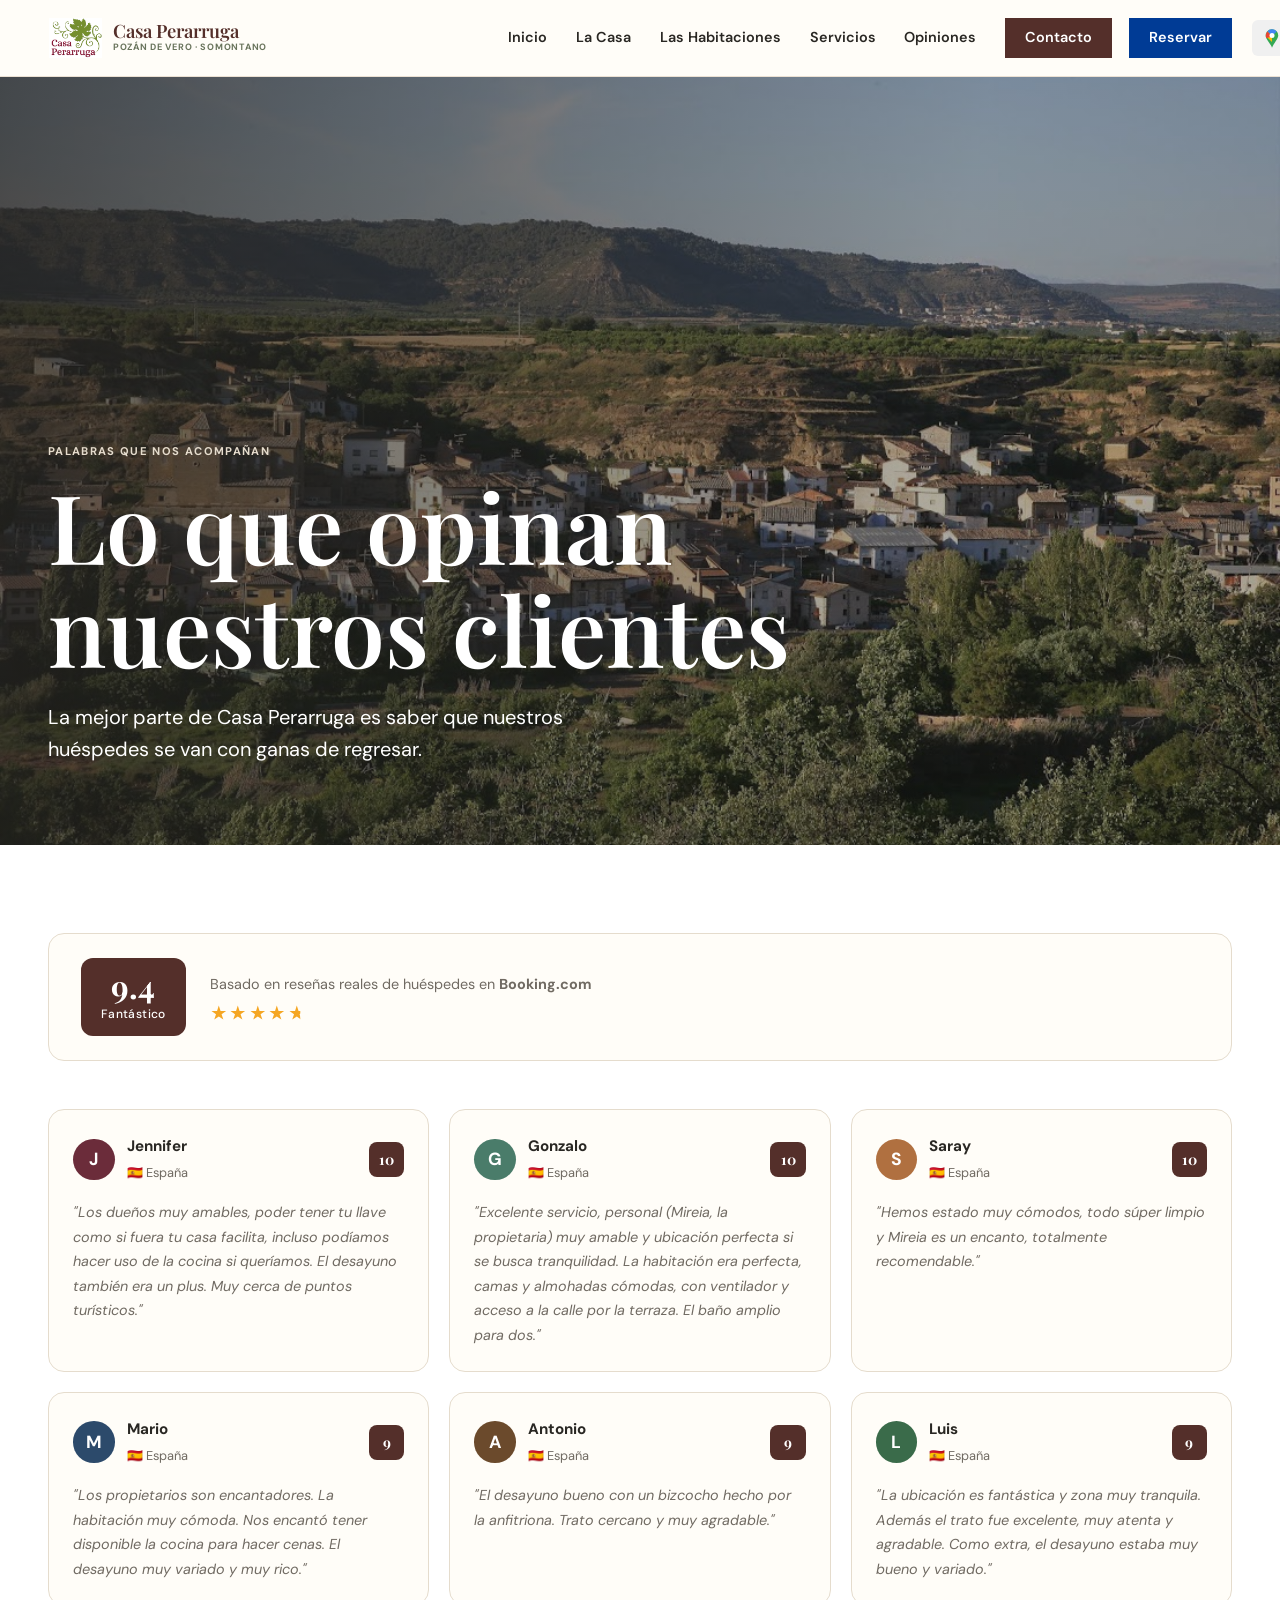
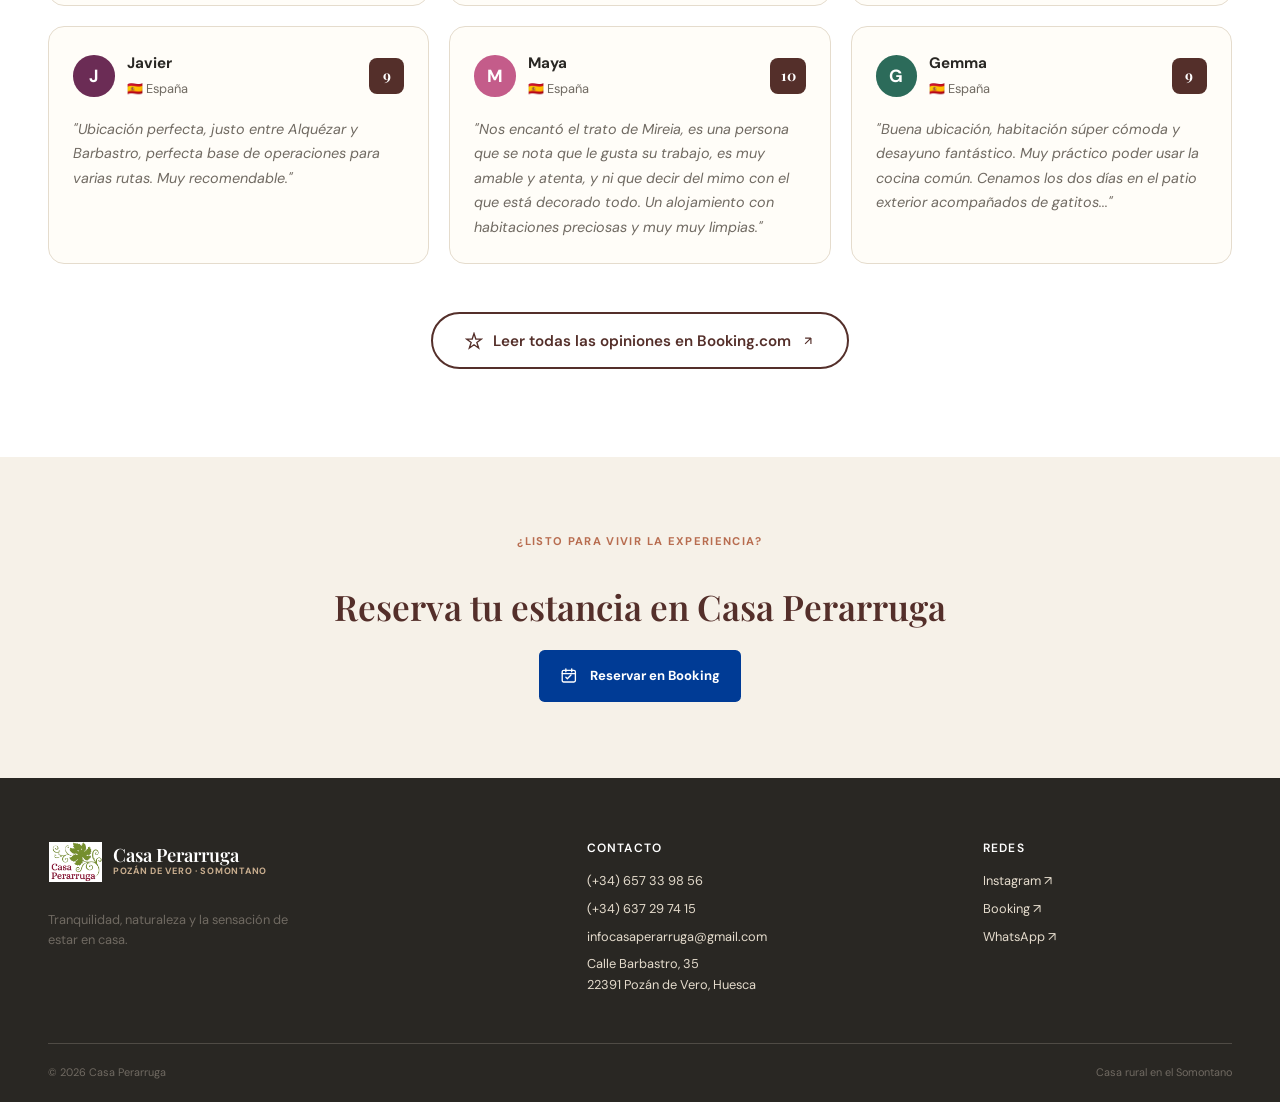
<file: opiniones.html>
﻿<!doctype html>
<html lang="es">
  <head>
    <meta charset="UTF-8" />
    <meta name="viewport" content="width=device-width, initial-scale=1.0" />

    <!-- SEO BÁSICO -->
    <title>Opiniones de Huéspedes — Reseñas Verificadas | Casa Perarruga</title>
    <meta
      name="description"
      content="Lee las opiniones reales de huéspedes de Casa Perarruga en Pozán de Vero. Valoración media de 9.4/10 en Booking.com. Casa rural con encanto en el Somontano de Barbastro."
    />
    <link rel="canonical" href="https://www.casaperarruga.com/opiniones.html" />
    <meta name="robots" content="index, follow" />
    <meta name="author" content="Casa Perarruga" />
    <meta name="theme-color" content="#542f2a" />

    <!-- OPEN GRAPH -->
    <meta property="og:type" content="website" />
    <meta property="og:site_name" content="Casa Perarruga" />
    <meta
      property="og:url"
      content="https://www.casaperarruga.com/opiniones.html"
    />
    <meta
      property="og:title"
      content="Opiniones de Huéspedes | Casa Perarruga, Somontano"
    />
    <meta
      property="og:description"
      content="Reseñas verificadas de huéspedes. Valoración media de 9.4/10 en Booking.com. Casa rural en el Somontano de Barbastro."
    />
    <meta
      property="og:image"
      content="https://www.casaperarruga.com/assets/img/Foto_Portada_Casa.JPG"
    />
    <meta property="og:image:alt" content="Casa Perarruga en Pozán de Vero" />
    <meta property="og:locale" content="es_ES" />

    <!-- TWITTER CARDS -->
    <meta name="twitter:card" content="summary_large_image" />
    <meta name="twitter:title" content="Opiniones | Casa Perarruga" />
    <meta
      name="twitter:description"
      content="Valoración media 9.4/10. Lee las reseñas de la casa rural Casa Perarruga en el Somontano."
    />
    <meta
      name="twitter:image"
      content="https://www.casaperarruga.com/assets/img/Foto_Portada_Casa.JPG"
    />

    <!-- FUENTES -->
    <link rel="preconnect" href="https://fonts.googleapis.com" />
    <link rel="preconnect" href="https://fonts.gstatic.com" crossorigin />
    <link
      href="https://fonts.googleapis.com/css2?family=DM+Sans:wght@400;500;600;700&family=Playfair+Display:wght@500;600;700&display=swap"
      rel="stylesheet"
    />
    <link rel="stylesheet" href="assets/css/styles.css" />

    <!-- SCHEMA MARKUP — AggregateRating -->
    <script type="application/ld+json">
      {
        "@context": "https://schema.org",
        "@type": "LodgingBusiness",
        "name": "Casa Perarruga",
        "url": "https://www.casaperarruga.com/",
        "aggregateRating": {
          "@type": "AggregateRating",
          "ratingValue": "9.4",
          "reviewCount": "47",
          "bestRating": "10",
          "worstRating": "1"
        },
        "review": [
          {
            "@type": "Review",
            "author": { "@type": "Person", "name": "Pareja de Madrid" },
            "reviewRating": {
              "@type": "Rating",
              "ratingValue": "10",
              "bestRating": "10"
            },
            "reviewBody": "Una casa con mucho encanto, muy bien cuidada y con anfitrión increíble. Repetiremos sin duda.",
            "datePublished": "2026-08-15"
          },
          {
            "@type": "Review",
            "author": { "@type": "Person", "name": "Familia de Barcelona" },
            "reviewRating": {
              "@type": "Rating",
              "ratingValue": "9",
              "bestRating": "10"
            },
            "reviewBody": "Entorno precioso, cerca de todo lo que queríamos visitar en el Somontano y la Sierra de Guara.",
            "datePublished": "2026-07-20"
          }
        ]
      }
    </script>
    <link
      rel="icon"
      href="assets/img/Logo-Casa-Perarruga-WP_-2.jpg"
      type="image/jpeg"
    />
  </head>
  <body>
    <header class="site-header">
      <div class="header-inner">
        <a class="brand" href="index.html" aria-label="Casa Perarruga, inicio"
          ><span class="brand__mark"
            ><img
              src="assets/img/Logo-Casa-Perarruga-WP_-2.jpg"
              alt="Logo de Casa Perarruga" /></span
          ><span class="brand__text"
            ><strong>Casa Perarruga</strong
            ><small>Pozán de Vero · Somontano</small></span
          ></a
        ><input class="menu-toggle" type="checkbox" id="menu-toggle" /><label
          class="menu-button"
          for="menu-toggle"
          ><span></span><span></span><span></span
          ><span class="sr-only">Abrir menú</span></label
        >
        <nav class="site-nav" aria-label="Navegación principal">
          <ul>
            <li><a href="index.html">Inicio</a></li>
            <li class="nav-dropdown">
              <a href="la-casa.html">La Casa</a>
              <ul class="nav-dropdown__menu">
                <li>
                  <a href="la-casa.html#casa-espacios">Descubre la Casa</a>
                </li>
                <li>
                  <a href="la-casa.html#entorno-casa">Explora el Entorno</a>
                </li>
                <li>
                  <a href="la-casa.html#about-us-title">Sobre Nosotros</a>
                </li>
              </ul>
            </li>
            <li class="nav-dropdown">
              <a href="habitaciones.html">Las Habitaciones</a>
              <ul class="nav-dropdown__menu">
                <li><a href="habitacion-garnacha.html">Garnacha</a></li>
                <li><a href="habitacion-merlot.html">Merlot</a></li>
                <li><a href="habitacion-alcanon.html">Alcañón</a></li>
                <li><a href="habitacion-syrah.html">Syrah</a></li>
              </ul>
            </li>
            <li class="nav-dropdown">
              <a href="servicios.html">Servicios</a>
              <ul class="nav-dropdown__menu">
                <li>
                  <a href="servicios.html#servicios-title"
                    >Servicios incluidos</a
                  >
                </li>
                <li>
                  <a href="servicios.html#desayuno-title"
                    >Desayuno &amp; Cocina</a
                  >
                </li>
                <li><a href="servicios.html#productos-title">Productos</a></li>
                <li>
                  <a href="servicios.html#actividades-title">Actividades</a>
                </li>
              </ul>
            </li>
            <li><a href="opiniones.html" aria-current="page">Opiniones</a></li>
            <li><a class="nav-cta" href="contacto.html">Contacto</a></li>
            <li>
              <a
                class="nav-cta nav-cta--booking"
                href="https://www.booking.com/hotel/es/casa-perarruga.es.html?label=casa-perarruga-aPDXB5siTOXOJWH2P6ihbQS466324829192%3Apl%3Ata%3Ap1%3Ap2%3Aac%3Aap%3Aneg%3Afi%3Atikwd-368432872474%3Alp9197910%3Ali%3Adec%3Adm%3Appccp%3DUmFuZG9tSVYkc2RlIyh9YcGt_tphEo8pawEozW2KQ80&amp;sid=4bc61bdd47e0f33b08dd6b1c204d0a0e&amp;gclid=CjwKCAjw_KjVBhAHEiwAnC0N9K6-22BFaxeWyyTwNk_1AvTN_GtbEFXbpusUPiJRdxfGMWek1PBj7BoCmowQAvD_BwE&amp;aid=311090&amp;ucfs=1&amp;arphpl=1&amp;dest_id=-397373&amp;dest_type=city&amp;group_adults=2&amp;req_adults=2&amp;no_rooms=1&amp;group_children=0&amp;req_children=0&amp;hpos=1&amp;hapos=1&amp;sr_order=popularity&amp;srpvid=c06a6f31c897105a&amp;srepoch=1789573737&amp;from=searchresults"
                target="_blank"
                rel="noopener noreferrer"
                >Reservar</a
              >
            </li>
            <li>
              <a
                class="nav-cta nav-cta--maps"
                href="https://www.google.com/maps/place/Casa+Perarruga/@42.0810621,0.0323844,17z/data=!3m1!4b1!4m9!3m8!1s0x12a7887ef8998ebd:0x75d4f2448e5ed195!5m2!4m1!1i2!8m2!3d42.0810581!4d0.0349593!16s%2Fg%2F11c52byd4_?entry=ttu"
                target="_blank"
                rel="noopener noreferrer"
                aria-label="Ver en Google Maps"
                title="Ver en Google Maps"
              >
                <img src="assets/icons/google-maps.svg" alt="" />
              </a>
            </li>
          </ul>
        </nav>
      </div>
    </header>
    <main class="opinions-page">
      <!-- HERO -->
      <section class="page-hero page-width">
        <p class="eyebrow">Palabras que nos acompañan</p>
        <h1>Lo que opinan nuestros clientes</h1>
        <p>
          La mejor parte de Casa Perarruga es saber que nuestros huéspedes se
          van con ganas de regresar.
        </p>
      </section>

      <!-- RESEÑAS -->
      <section class="reviews-section section">
        <div class="page-width">
          <!-- Puntuación global -->
          <div class="reviews-score-bar">
            <div class="reviews-score-bar__badge">
              <span class="reviews-score-bar__number">9.4</span>
              <span class="reviews-score-bar__label">Fantástico</span>
            </div>
            <div class="reviews-score-bar__text">
              <p>
                Basado en reseñas reales de huéspedes en
                <strong>Booking.com</strong>
              </p>
              <div
                class="reviews-score-bar__stars"
                aria-label="4.7 de 5 estrellas"
              >
                <svg viewBox="0 0 24 24" fill="currentColor">
                  <path
                    d="M12 2l2.4 7.4H22l-6.2 4.5 2.4 7.4L12 17l-6.2 4.3 2.4-7.4L2 9.4h7.6z"
                  />
                </svg>
                <svg viewBox="0 0 24 24" fill="currentColor">
                  <path
                    d="M12 2l2.4 7.4H22l-6.2 4.5 2.4 7.4L12 17l-6.2 4.3 2.4-7.4L2 9.4h7.6z"
                  />
                </svg>
                <svg viewBox="0 0 24 24" fill="currentColor">
                  <path
                    d="M12 2l2.4 7.4H22l-6.2 4.5 2.4 7.4L12 17l-6.2 4.3 2.4-7.4L2 9.4h7.6z"
                  />
                </svg>
                <svg viewBox="0 0 24 24" fill="currentColor">
                  <path
                    d="M12 2l2.4 7.4H22l-6.2 4.5 2.4 7.4L12 17l-6.2 4.3 2.4-7.4L2 9.4h7.6z"
                  />
                </svg>
                <svg
                  viewBox="0 0 24 24"
                  fill="currentColor"
                  style="clip-path: inset(0 30% 0 0)"
                >
                  <path
                    d="M12 2l2.4 7.4H22l-6.2 4.5 2.4 7.4L12 17l-6.2 4.3 2.4-7.4L2 9.4h7.6z"
                  />
                </svg>
              </div>
            </div>
          </div>

          <!-- Grid de opiniones -->
          <div class="reviews-grid">
            <article class="review-card">
              <div class="review-card__header">
                <div class="review-card__avatar" style="background: #6b2c3a">
                  J
                </div>
                <div>
                  <strong class="review-card__name">Jennifer</strong>
                  <span class="review-card__country">🇪🇸 España</span>
                </div>
                <span class="review-card__score">10</span>
              </div>
              <blockquote class="review-card__text">
                "Los dueños muy amables, poder tener tu llave como si fuera tu
                casa facilita, incluso podíamos hacer uso de la cocina si
                queríamos. El desayuno también era un plus. Muy cerca de puntos
                turísticos."
              </blockquote>
            </article>

            <article class="review-card">
              <div class="review-card__header">
                <div class="review-card__avatar" style="background: #4a7c6a">
                  G
                </div>
                <div>
                  <strong class="review-card__name">Gonzalo</strong>
                  <span class="review-card__country">🇪🇸 España</span>
                </div>
                <span class="review-card__score">10</span>
              </div>
              <blockquote class="review-card__text">
                "Excelente servicio, personal (Mireia, la propietaria) muy
                amable y ubicación perfecta si se busca tranquilidad. La
                habitación era perfecta, camas y almohadas cómodas, con
                ventilador y acceso a la calle por la terraza. El baño amplio
                para dos."
              </blockquote>
            </article>

            <article class="review-card">
              <div class="review-card__header">
                <div class="review-card__avatar" style="background: #b07040">
                  S
                </div>
                <div>
                  <strong class="review-card__name">Saray</strong>
                  <span class="review-card__country">🇪🇸 España</span>
                </div>
                <span class="review-card__score">10</span>
              </div>
              <blockquote class="review-card__text">
                "Hemos estado muy cómodos, todo súper limpio y Mireia es un
                encanto, totalmente recomendable."
              </blockquote>
            </article>

            <article class="review-card">
              <div class="review-card__header">
                <div class="review-card__avatar" style="background: #2c4a6b">
                  M
                </div>
                <div>
                  <strong class="review-card__name">Mario</strong>
                  <span class="review-card__country">🇪🇸 España</span>
                </div>
                <span class="review-card__score">9</span>
              </div>
              <blockquote class="review-card__text">
                "Los propietarios son encantadores. La habitación muy cómoda.
                Nos encantó tener disponible la cocina para hacer cenas. El
                desayuno muy variado y muy rico."
              </blockquote>
            </article>

            <article class="review-card">
              <div class="review-card__header">
                <div class="review-card__avatar" style="background: #6b4a2c">
                  A
                </div>
                <div>
                  <strong class="review-card__name">Antonio</strong>
                  <span class="review-card__country">🇪🇸 España</span>
                </div>
                <span class="review-card__score">9</span>
              </div>
              <blockquote class="review-card__text">
                "El desayuno bueno con un bizcocho hecho por la anfitriona.
                Trato cercano y muy agradable."
              </blockquote>
            </article>

            <article class="review-card">
              <div class="review-card__header">
                <div class="review-card__avatar" style="background: #3a6b4a">
                  L
                </div>
                <div>
                  <strong class="review-card__name">Luis</strong>
                  <span class="review-card__country">🇪🇸 España</span>
                </div>
                <span class="review-card__score">9</span>
              </div>
              <blockquote class="review-card__text">
                "La ubicación es fantástica y zona muy tranquila. Además el
                trato fue excelente, muy atenta y agradable. Como extra, el
                desayuno estaba muy bueno y variado."
              </blockquote>
            </article>

            <article class="review-card">
              <div class="review-card__header">
                <div class="review-card__avatar" style="background: #6b2c55">
                  J
                </div>
                <div>
                  <strong class="review-card__name">Javier</strong>
                  <span class="review-card__country">🇪🇸 España</span>
                </div>
                <span class="review-card__score">9</span>
              </div>
              <blockquote class="review-card__text">
                "Ubicación perfecta, justo entre Alquézar y Barbastro, perfecta
                base de operaciones para varias rutas. Muy recomendable."
              </blockquote>
            </article>

            <article class="review-card">
              <div class="review-card__header">
                <div class="review-card__avatar" style="background: #c45c8a">
                  M
                </div>
                <div>
                  <strong class="review-card__name">Maya</strong>
                  <span class="review-card__country">🇪🇸 España</span>
                </div>
                <span class="review-card__score">10</span>
              </div>
              <blockquote class="review-card__text">
                "Nos encantó el trato de Mireia, es una persona que se nota que
                le gusta su trabajo, es muy amable y atenta, y ni que decir del
                mimo con el que está decorado todo. Un alojamiento con
                habitaciones preciosas y muy muy limpias."
              </blockquote>
            </article>

            <article class="review-card">
              <div class="review-card__header">
                <div class="review-card__avatar" style="background: #2c6b5a">
                  G
                </div>
                <div>
                  <strong class="review-card__name">Gemma</strong>
                  <span class="review-card__country">🇪🇸 España</span>
                </div>
                <span class="review-card__score">9</span>
              </div>
              <blockquote class="review-card__text">
                "Buena ubicación, habitación súper cómoda y desayuno fantástico.
                Muy práctico poder usar la cocina común. Cenamos los dos días en
                el patio exterior acompañados de gatitos..."
              </blockquote>
            </article>
          </div>
          <!-- /reviews-grid -->

          <!-- CTA -->
          <div class="reviews-cta">
            <a
              class="reviews-cta__btn"
              href="https://www.booking.com/hotel/es/casa-perarruga.es.html?label=casa-perarruga-aPDXB5siTOXOJWH2P6ihbQS466324829192%3Apl%3Ata%3Ap1%3Ap2%3Aac%3Aap%3Aneg%3Afi%3Atikwd-368432872474%3Alp9197910%3Ali%3Adec%3Adm%3Appccp%3DUmFuZG9tSVYkc2RlIyh9YcGt_tphEo8pawEozW2KQ80&sid=28562a4bb2829d6edb6f751d1bcd802c&aid=311090&ucfs=1&arphpl=1&checkin=2027-01-01&checkout=2027-01-05&dest_id=-397373&dest_type=city&group_adults=2&req_adults=2&no_rooms=1&group_children=0&req_children=0&hpos=1&hapos=1&sr_order=popularity&srpvid=a487064b556c06dc&srepoch=1789692826&soh=1&from=searchresults#tab-reviews"
              target="_blank"
              rel="noopener noreferrer"
            >
              <svg
                viewBox="0 0 24 24"
                fill="none"
                stroke="currentColor"
                stroke-width="1.8"
                width="18"
                height="18"
                aria-hidden="true"
              >
                <path
                  d="M12 2l2.4 7.4H22l-6.2 4.5 2.4 7.4L12 17l-6.2 4.3 2.4-7.4L2 9.4h7.6z"
                />
              </svg>
              Leer todas las opiniones en Booking.com
              <svg
                viewBox="0 0 24 24"
                fill="none"
                stroke="currentColor"
                stroke-width="2"
                width="14"
                height="14"
                aria-hidden="true"
              >
                <path d="M7 17L17 7M17 7H7M17 7v10" />
              </svg>
            </a>
          </div>
        </div>
      </section>

      <!-- CTA -->
      <section class="opinions-cta section section--tinted">
        <div class="page-width opinions-cta__inner">
          <p class="eyebrow">¿Listo para vivir la experiencia?</p>
          <h2>Reserva tu estancia en Casa Perarruga</h2>
          <a
            class="button button--booking"
            href="https://www.booking.com/hotel/es/casa-perarruga.es.html?label=casa-perarruga-aPDXB5siTOXOJWH2P6ihbQS466324829192%3Apl%3Ata%3Ap1%3Ap2%3Aac%3Aap%3Aneg%3Afi%3Atikwd-368432872474%3Alp9197910%3Ali%3Adec%3Adm%3Appccp%3DUmFuZG9tSVYkc2RlIyh9YcGt_tphEo8pawEozW2KQ80&amp;sid=4bc61bdd47e0f33b08dd6b1c204d0a0e&amp;aid=311090&amp;ucfs=1&amp;from=searchresults"
            target="_blank"
            rel="noopener noreferrer"
          >
            <svg
              class="button__icon"
              viewBox="0 0 24 24"
              aria-hidden="true"
              focusable="false"
            >
              <rect x="3" y="4.5" width="18" height="16" rx="2" />
              <path d="M8 2.5v4M16 2.5v4M3 9h18M8 14l2 2 5-5" />
            </svg>
            <span>Reservar en Booking</span>
          </a>
        </div>
      </section>
    </main>
    <footer class="site-footer">
      <div class="page-width footer-grid">
        <div>
          <a class="brand brand--footer" href="index.html"
            ><span class="brand__mark"
              ><img
                src="assets/img/Logo-Casa-Perarruga-WP_-2.jpg"
                alt="Logo de Casa Perarruga" /></span
            ><span class="brand__text"
              ><strong>Casa Perarruga</strong
              ><small>Pozán de Vero · Somontano</small></span
            ></a
          >
          <p class="footer-note">
            Tranquilidad, naturaleza y la sensación de estar en casa.
          </p>
        </div>
        <div>
          <h3>Contacto</h3>
          <address>
            <a href="tel:+34657339856">(+34) 657 33 98 56</a
            ><a href="tel:+34637297415">(+34) 637 29 74 15</a
            ><a href="mailto:infocasaperarruga@gmail.com"
              >infocasaperarruga@gmail.com</a
            ><a
              href="https://www.google.com/maps/place/Casa+Perarruga/@42.0810621,0.0323844,17z/data=!3m1!4b1!4m9!3m8!1s0x12a7887ef8998ebd:0x75d4f2448e5ed195!5m2!4m1!1i2!8m2!3d42.0810581!4d0.0349593!16s%2Fg%2F11c52byd4_?entry=ttu&amp;g_ep=EgoyMDI2MDkxMy4wIKXMDSoASAFQAw%3D%3D"
              target="_blank"
              rel="noopener noreferrer"
              >Calle Barbastro, 35<br />22391 Pozán de Vero, Huesca</a
            >
          </address>
        </div>
        <div>
          <h3>Redes</h3>
          <div class="social-links">
            <a
              href="https://www.instagram.com/casaperarruga"
              target="_blank"
              rel="noopener noreferrer"
              >Instagram <span aria-hidden="true">↗&#xFE0E;</span></a
            ><a
              href="https://www.booking.com/hotel/es/casa-perarruga.es.html?label=casa-perarruga-aPDXB5siTOXOJWH2P6ihbQS466324829192%3Apl%3Ata%3Ap1%3Ap2%3Aac%3Aap%3Aneg%3Afi%3Atikwd-368432872474%3Alp9197910%3Ali%3Adec%3Adm%3Appccp%3DUmFuZG9tSVYkc2RlIyh9YcGt_tphEo8pawEozW2KQ80&amp;sid=4bc61bdd47e0f33b08dd6b1c204d0a0e&amp;gclid=CjwKCAjw_KjVBhAHEiwAnC0N9K6-22BFaxeWyyTwNk_1AvTN_GtbEFXbpusUPiJRdxfGMWek1PBj7BoCmowQAvD_BwE&amp;aid=311090&amp;ucfs=1&amp;arphpl=1&amp;dest_id=-397373&amp;dest_type=city&amp;group_adults=2&amp;req_adults=2&amp;no_rooms=1&amp;group_children=0&amp;req_children=0&amp;hpos=1&amp;hapos=1&amp;sr_order=popularity&amp;srpvid=c06a6f31c897105a&amp;srepoch=1789573737&amp;from=searchresults"
              target="_blank"
              rel="noopener noreferrer"
              >Booking <span aria-hidden="true">↗&#xFE0E;</span></a
            ><a
              href="https://api.whatsapp.com/send/?phone=34657339856&amp;text=Hola%2C+%C2%BFpod%C3%A9is+ayudarme%3F&amp;type=phone_number&amp;app_absent=0"
              target="_blank"
              rel="noopener noreferrer"
              >WhatsApp <span aria-hidden="true">↗&#xFE0E;</span></a
            >
          </div>
        </div>
      </div>
      <div class="footer-bottom page-width">
        <span>© 2026 Casa Perarruga</span
        ><span>Casa rural en el Somontano</span>
      </div>
    </footer>
  </body>
</html>
</file>
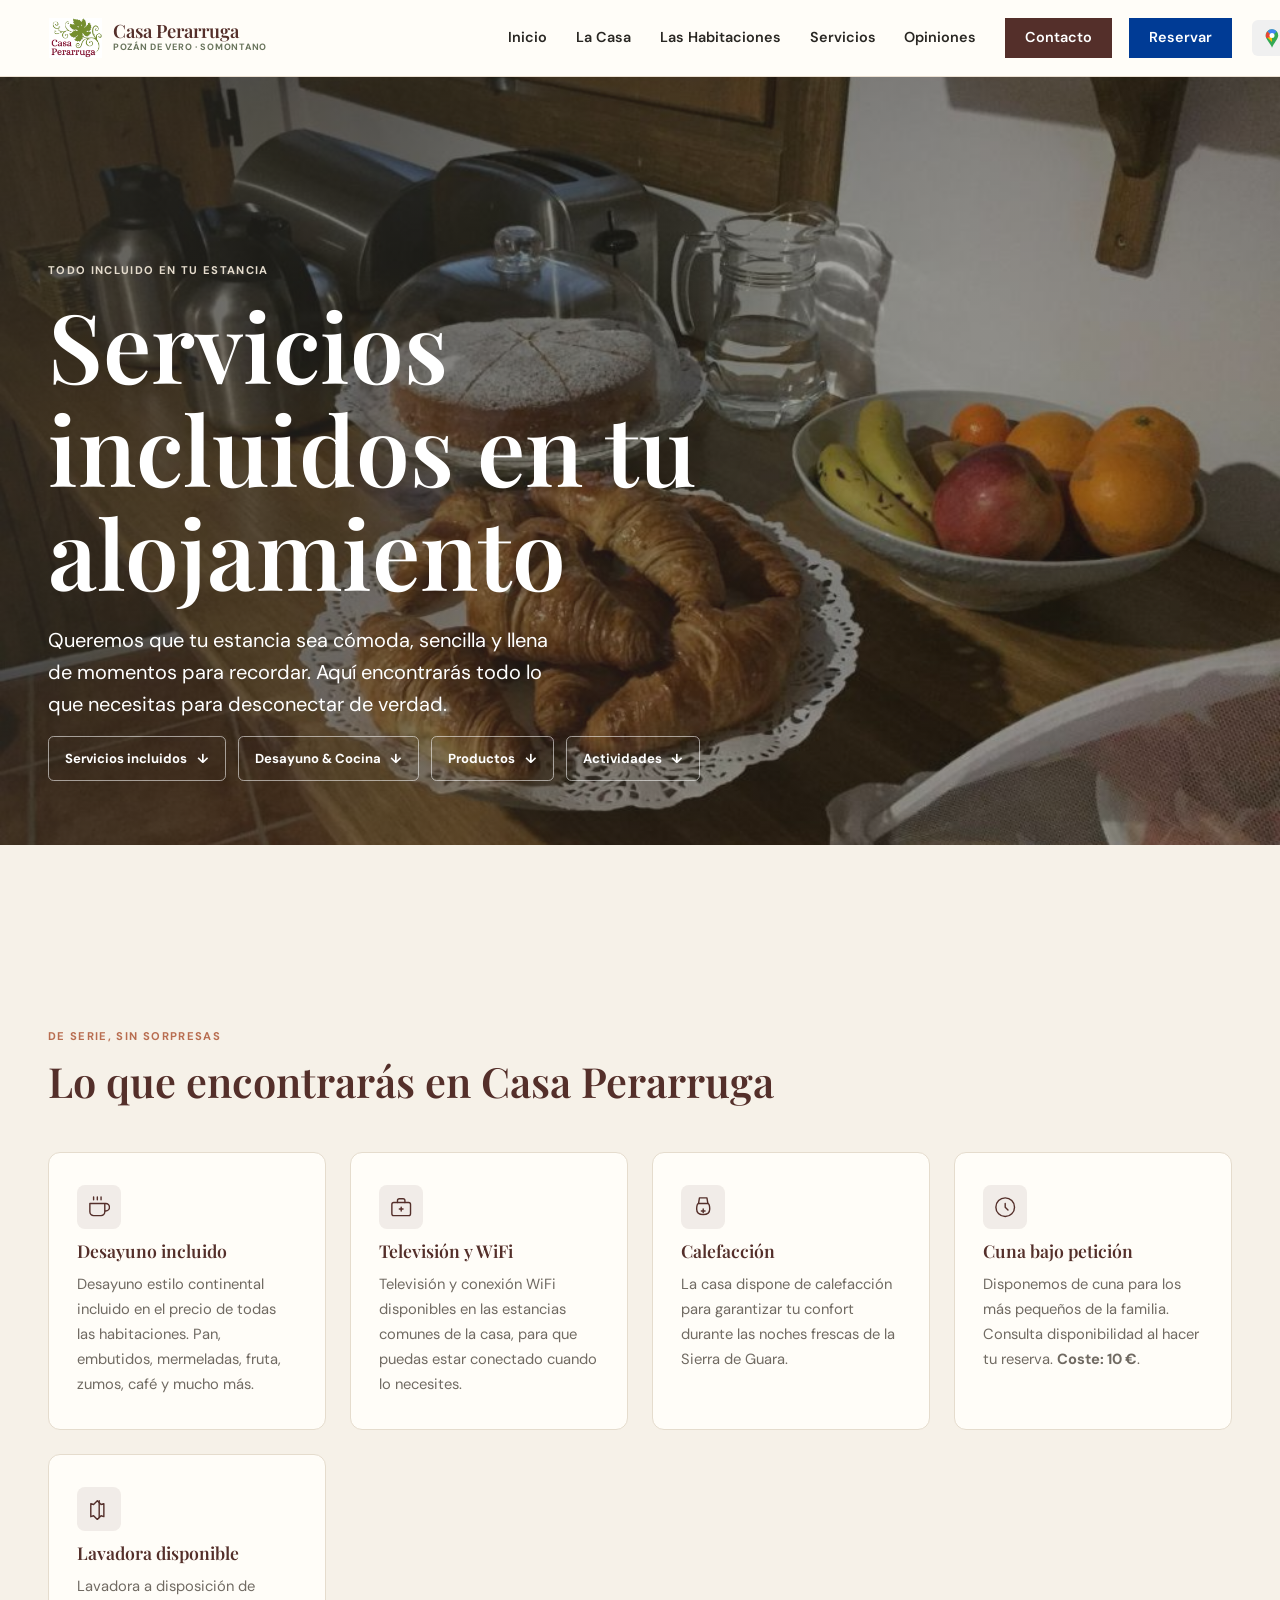
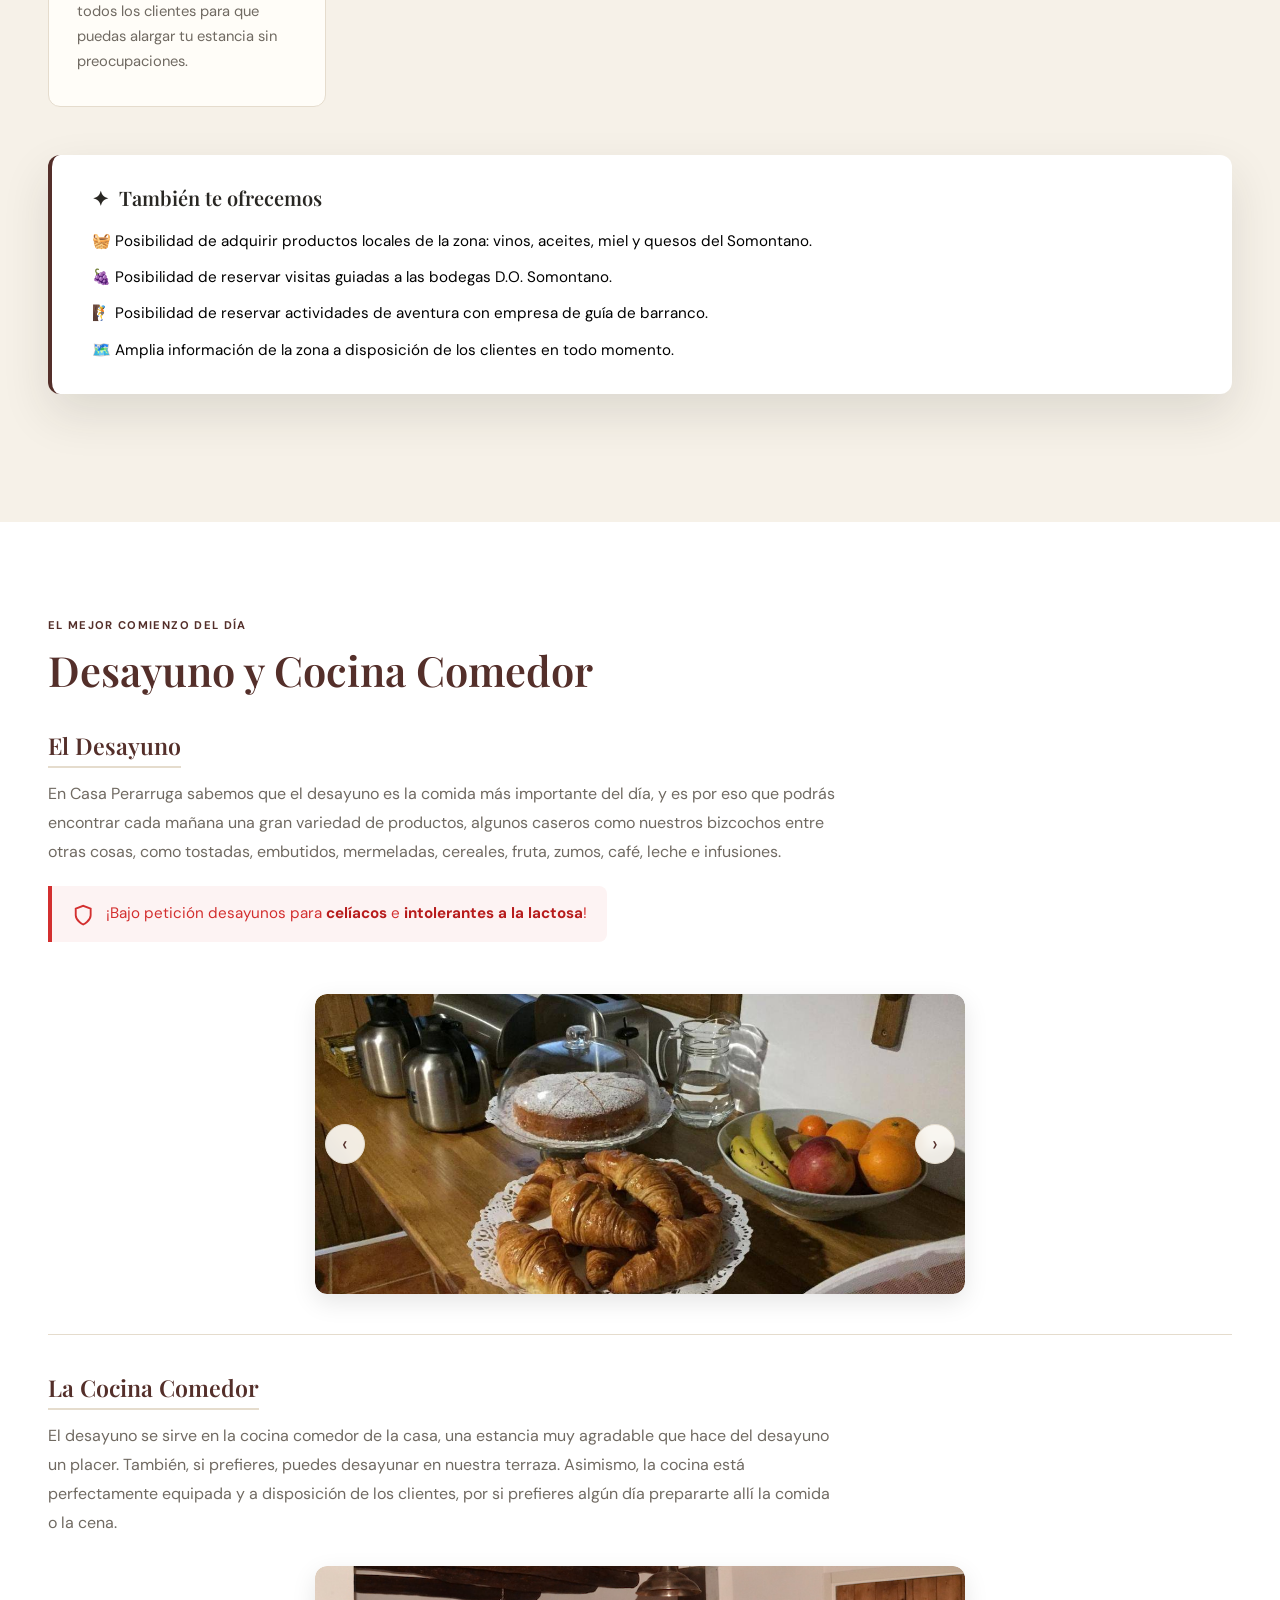
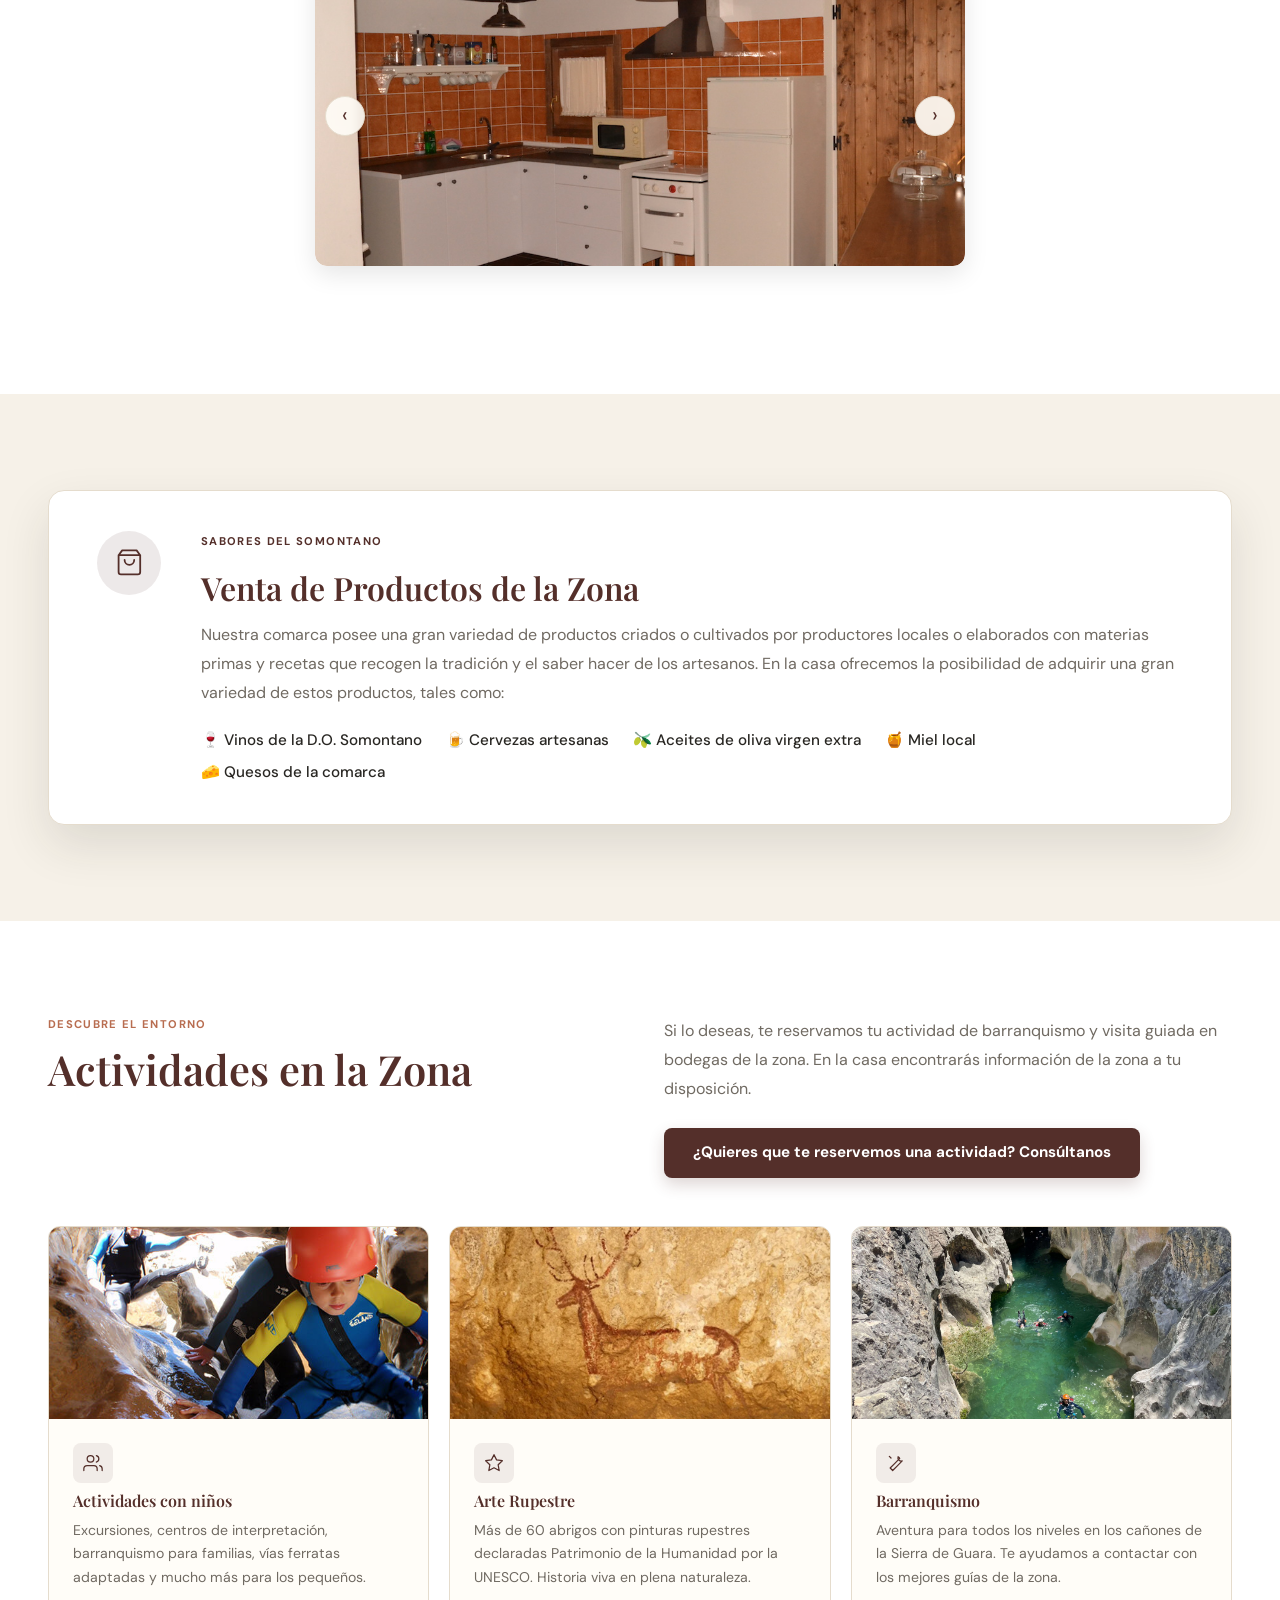
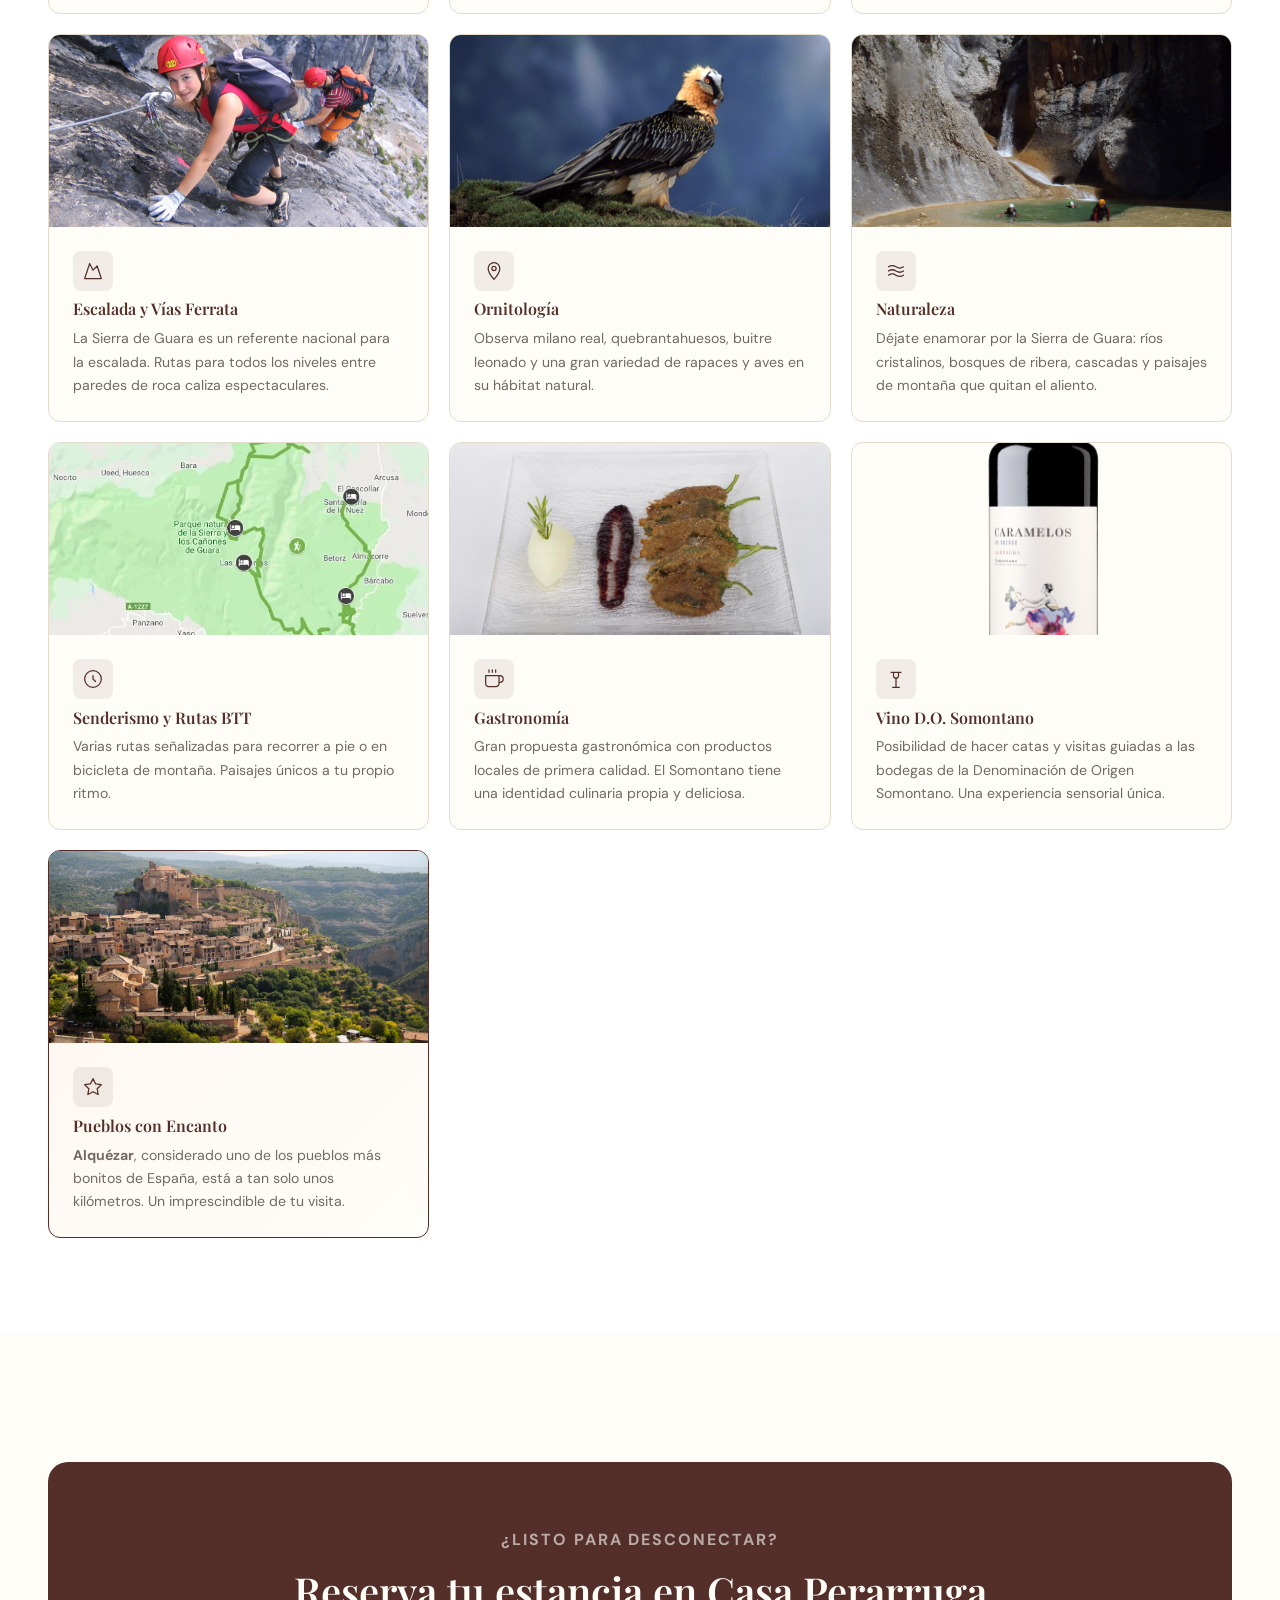
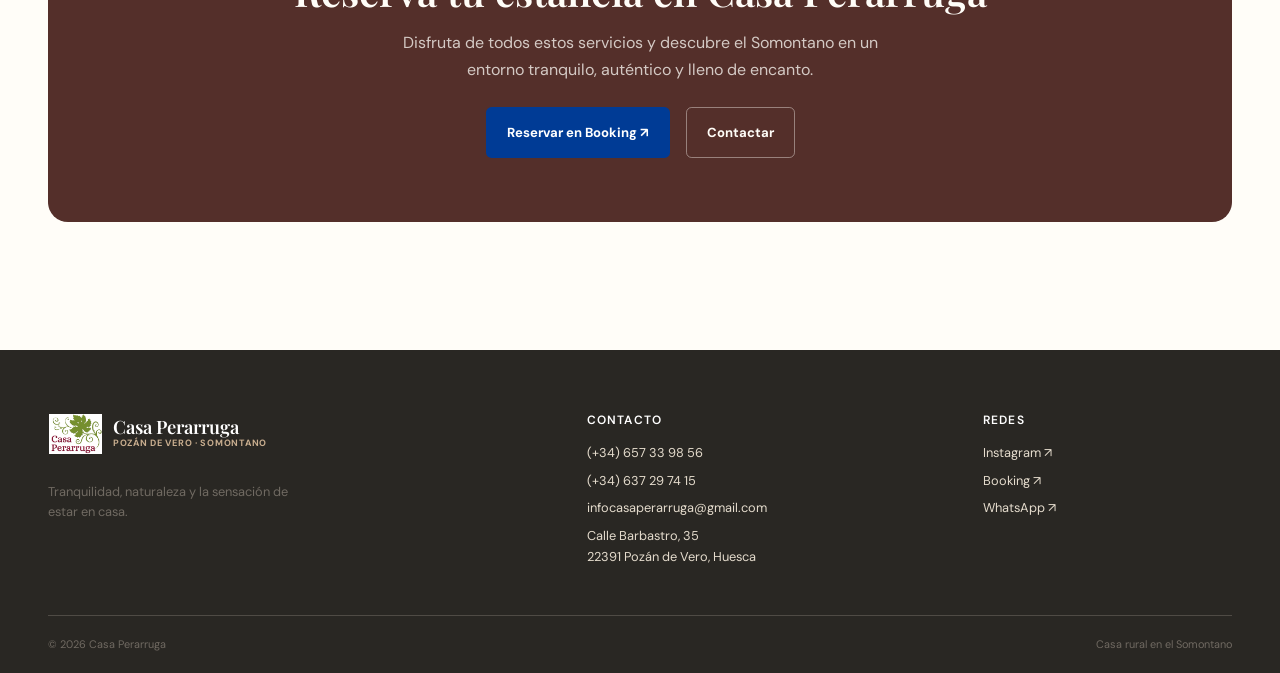
<file: servicios.html>
﻿<!doctype html>
<html lang="es">
  <head>
    <meta charset="UTF-8" />
    <meta name="viewport" content="width=device-width, initial-scale=1.0" />

    <!-- SEO BÁSICO -->
    <title>
      Servicios Incluidos — Desayuno, Cocina y Actividades | Casa Perarruga
    </title>
    <meta
      name="description"
      content="Desayuno continental, cocina equipada, WiFi, vinos D.O. Somontano y actividades de aventura en la Sierra de Guara. Todo lo que necesitas en Casa Perarruga, Pozán de Vero."
    />
    <link rel="canonical" href="https://www.casaperarruga.com/servicios.html" />
    <meta name="robots" content="index, follow" />
    <meta name="author" content="Casa Perarruga" />
    <meta name="theme-color" content="#542f2a" />

    <!-- OPEN GRAPH -->
    <meta property="og:type" content="website" />
    <meta property="og:site_name" content="Casa Perarruga" />
    <meta
      property="og:url"
      content="https://www.casaperarruga.com/servicios.html"
    />
    <meta
      property="og:title"
      content="Servicios Incluidos | Casa Perarruga, Somontano"
    />
    <meta
      property="og:description"
      content="Desayuno continental, cocina equipada, WiFi y actividades de aventura en la Sierra de Guara. Todo incluido en Casa Perarruga."
    />
    <meta
      property="og:image"
      content="https://www.casaperarruga.com/assets/img/desayuno-perarruga.jpg"
    />
    <meta
      property="og:image:alt"
      content="Desayuno continental en Casa Perarruga"
    />
    <meta property="og:locale" content="es_ES" />

    <!-- TWITTER CARDS -->
    <meta name="twitter:card" content="summary_large_image" />
    <meta name="twitter:title" content="Servicios | Casa Perarruga" />
    <meta
      name="twitter:description"
      content="Desayuno continental, cocina equipada y actividades en la Sierra de Guara. Casa rural en el Somontano."
    />
    <meta
      name="twitter:image"
      content="https://www.casaperarruga.com/assets/img/desayuno-perarruga.jpg"
    />

    <!-- FUENTES -->
    <link rel="preconnect" href="https://fonts.googleapis.com" />
    <link rel="preconnect" href="https://fonts.gstatic.com" crossorigin />
    <link
      href="https://fonts.googleapis.com/css2?family=DM+Sans:wght@400;500;600;700&family=Playfair+Display:wght@500;600;700&display=swap"
      rel="stylesheet"
    />
    <link rel="stylesheet" href="assets/css/styles.css" />

    <!-- SCHEMA MARKUP — BreadcrumbList -->
    <script type="application/ld+json">
      {
        "@context": "https://schema.org",
        "@type": "BreadcrumbList",
        "itemListElement": [
          {
            "@type": "ListItem",
            "position": 1,
            "name": "Inicio",
            "item": "https://www.casaperarruga.com/"
          },
          {
            "@type": "ListItem",
            "position": 2,
            "name": "Servicios",
            "item": "https://www.casaperarruga.com/servicios.html"
          }
        ]
      }
    </script>
    <link
      rel="icon"
      href="assets/img/Logo-Casa-Perarruga-WP_-2.jpg"
      type="image/jpeg"
    />
  </head>

  <body>
    <header class="site-header">
      <div class="header-inner">
        <a class="brand" href="index.html" aria-label="Casa Perarruga, inicio"
          ><span class="brand__mark"
            ><img
              src="assets/img/Logo-Casa-Perarruga-WP_-2.jpg"
              alt="Logo de Casa Perarruga" /></span
          ><span class="brand__text"
            ><strong>Casa Perarruga</strong
            ><small>Pozán de Vero · Somontano</small></span
          ></a
        ><input class="menu-toggle" type="checkbox" id="menu-toggle" /><label
          class="menu-button"
          for="menu-toggle"
          ><span></span><span></span><span></span
          ><span class="sr-only">Abrir menú</span></label
        >
        <nav class="site-nav" aria-label="Navegación principal">
          <ul>
            <li><a href="index.html">Inicio</a></li>
            <li class="nav-dropdown">
              <a href="la-casa.html">La Casa</a>
              <ul class="nav-dropdown__menu">
                <li>
                  <a href="la-casa.html#casa-espacios">Descubre la Casa</a>
                </li>
                <li>
                  <a href="la-casa.html#entorno-casa">Explora el Entorno</a>
                </li>
                <li>
                  <a href="la-casa.html#about-us-title">Sobre Nosotros</a>
                </li>
              </ul>
            </li>
            <li class="nav-dropdown">
              <a href="habitaciones.html">Las Habitaciones</a>
              <ul class="nav-dropdown__menu">
                <li><a href="habitacion-garnacha.html">Garnacha</a></li>
                <li><a href="habitacion-merlot.html">Merlot</a></li>
                <li><a href="habitacion-alcanon.html">Alcañón</a></li>
                <li><a href="habitacion-syrah.html">Syrah</a></li>
              </ul>
            </li>
            <li class="nav-dropdown">
              <a href="servicios.html" aria-current="page">Servicios</a>
              <ul class="nav-dropdown__menu">
                <li>
                  <a href="servicios.html#servicios-title"
                    >Servicios incluidos</a
                  >
                </li>
                <li>
                  <a href="servicios.html#desayuno-title"
                    >Desayuno &amp; Cocina</a
                  >
                </li>
                <li><a href="servicios.html#productos-title">Productos</a></li>
                <li>
                  <a href="servicios.html#actividades-title">Actividades</a>
                </li>
              </ul>
            </li>
            <li><a href="opiniones.html">Opiniones</a></li>
            <li><a class="nav-cta" href="contacto.html">Contacto</a></li>
            <li>
              <a
                class="nav-cta nav-cta--booking"
                href="https://www.booking.com/hotel/es/casa-perarruga.es.html?label=casa-perarruga-aPDXB5siTOXOJWH2P6ihbQS466324829192%3Apl%3Ata%3Ap1%3Ap2%3Aac%3Aap%3Aneg%3Afi%3Atikwd-368432872474%3Alp9197910%3Ali%3Adec%3Adm%3Appccp%3DUmFuZG9tSVYkc2RlIyh9YcGt_tphEo8pawEozW2KQ80&amp;sid=4bc61bdd47e0f33b08dd6b1c204d0a0e&amp;gclid=CjwKCAjw_KjVBhAHEiwAnC0N9K6-22BFaxeWyyTwNk_1AvTN_GtbEFXbpusUPiJRdxfGMWek1PBj7BoCmowQAvD_BwE&amp;aid=311090&amp;ucfs=1&amp;arphpl=1&amp;dest_id=-397373&amp;dest_type=city&amp;group_adults=2&amp;req_adults=2&amp;no_rooms=1&amp;group_children=0&amp;req_children=0&amp;hpos=1&amp;hapos=1&amp;sr_order=popularity&amp;srpvid=c06a6f31c897105a&amp;srepoch=1789573737&amp;from=searchresults"
                target="_blank"
                rel="noopener noreferrer"
                >Reservar</a
              >
            </li>
            <li>
              <a
                class="nav-cta nav-cta--maps"
                href="https://www.google.com/maps/place/Casa+Perarruga/@42.0810621,0.0323844,17z/data=!3m1!4b1!4m9!3m8!1s0x12a7887ef8998ebd:0x75d4f2448e5ed195!5m2!4m1!1i2!8m2!3d42.0810581!4d0.0349593!16s%2Fg%2F11c52byd4_?entry=ttu"
                target="_blank"
                rel="noopener noreferrer"
                aria-label="Ver en Google Maps"
                title="Ver en Google Maps"
              >
                <img src="assets/icons/google-maps.svg" alt="" />
              </a>
            </li>
          </ul>
        </nav>
      </div>
    </header>

    <main class="svc-page">
      <!-- ═══════════════════════════════════════════
           1. CABECERA DE PÁGINA
      ═══════════════════════════════════════════ -->
      <section class="page-hero page-width">
        <p class="eyebrow">Todo incluido en tu estancia</p>
        <h1>Servicios incluidos en tu alojamiento</h1>
        <p>
          Queremos que tu estancia sea cómoda, sencilla y llena de momentos para
          recordar. Aquí encontrarás todo lo que necesitas para desconectar de
          verdad.
        </p>
        <nav class="house-section-nav" aria-label="Secciones de Servicios">
          <a href="#servicios-title"
            >Servicios incluidos <span aria-hidden="true">↓</span></a
          >
          <a href="#desayuno-title"
            >Desayuno &amp; Cocina <span aria-hidden="true">↓</span></a
          >
          <a href="#productos-title"
            >Productos <span aria-hidden="true">↓</span></a
          >
          <a href="#actividades-title"
            >Actividades <span aria-hidden="true">↓</span></a
          >
        </nav>
      </section>

      <!-- ═══════════════════════════════════════════
           2. SERVICIOS PRINCIPALES
      ═══════════════════════════════════════════ -->
      <section class="svc-included section" aria-labelledby="servicios-title">
        <div class="page-width">
          <div class="svc-included__header">
            <p class="eyebrow">De serie, sin sorpresas</p>
            <h2 id="servicios-title">Lo que encontrarás en Casa Perarruga</h2>
          </div>

          <div class="svc-grid">
            <article class="svc-card">
              <div class="svc-card__icon" aria-hidden="true">
                <svg
                  viewBox="0 0 24 24"
                  fill="none"
                  stroke="currentColor"
                  stroke-width="1.5"
                  stroke-linecap="round"
                  stroke-linejoin="round"
                >
                  <path
                    d="M18 8h1a4 4 0 0 1 0 8h-1M2 8h16v9a4 4 0 0 1-4 4H6a4 4 0 0 1-4-4V8zM6 1v3M10 1v3M14 1v3"
                  />
                </svg>
              </div>
              <h3>Desayuno incluido</h3>
              <p>
                Desayuno estilo continental incluido en el precio de todas las
                habitaciones. Pan, embutidos, mermeladas, fruta, zumos, café y
                mucho más.
              </p>
            </article>

            <article class="svc-card">
              <div class="svc-card__icon" aria-hidden="true">
                <svg
                  viewBox="0 0 24 24"
                  fill="none"
                  stroke="currentColor"
                  stroke-width="1.5"
                  stroke-linecap="round"
                  stroke-linejoin="round"
                >
                  <rect x="2" y="7" width="20" height="14" rx="2" />
                  <path d="M16 7V5a2 2 0 0 0-2-2h-4a2 2 0 0 0-2 2v2" />
                  <path d="M12 12v4M10 14h4" />
                </svg>
              </div>
              <h3>Televisión y WiFi</h3>
              <p>
                Televisión y conexión WiFi disponibles en las estancias comunes
                de la casa, para que puedas estar conectado cuando lo necesites.
              </p>
            </article>

            <article class="svc-card">
              <div class="svc-card__icon" aria-hidden="true">
                <svg
                  viewBox="0 0 24 24"
                  fill="none"
                  stroke="currentColor"
                  stroke-width="1.5"
                  stroke-linecap="round"
                  stroke-linejoin="round"
                >
                  <path d="M8 2h8l1 6H7L8 2z" />
                  <path d="M7 8s-2 1-2 6c0 3 2 6 7 6s7-3 7-6c0-5-2-6-2-6" />
                  <path d="M12 14v4M10 16h4" />
                </svg>
              </div>
              <h3>Calefacción</h3>
              <p>
                La casa dispone de calefacción para garantizar tu confort
                durante las noches frescas de la Sierra de Guara.
              </p>
            </article>

            <article class="svc-card">
              <div class="svc-card__icon" aria-hidden="true">
                <svg
                  viewBox="0 0 24 24"
                  fill="none"
                  stroke="currentColor"
                  stroke-width="1.5"
                  stroke-linecap="round"
                  stroke-linejoin="round"
                >
                  <path
                    d="M12 2C6.48 2 2 6.48 2 12s4.48 10 10 10 10-4.48 10-10S17.52 2 12 2z"
                  />
                  <path d="M12 8v4l3 3" />
                </svg>
              </div>
              <h3>Cuna bajo petición</h3>
              <p>
                Disponemos de cuna para los más pequeños de la familia. Consulta
                disponibilidad al hacer tu reserva.
                <strong>Coste: 10 €</strong>.
              </p>
            </article>

            <article class="svc-card">
              <div class="svc-card__icon" aria-hidden="true">
                <svg
                  viewBox="0 0 24 24"
                  fill="none"
                  stroke="currentColor"
                  stroke-width="1.5"
                  stroke-linecap="round"
                  stroke-linejoin="round"
                >
                  <path d="M3 6l3 1 4-4 4 4 3-1v14l-3-1-4 4-4-4-3 1V6z" />
                  <path d="M12 3v18" />
                </svg>
              </div>
              <h3>Lavadora disponible</h3>
              <p>
                Lavadora a disposición de todos los clientes para que puedas
                alargar tu estancia sin preocupaciones.
              </p>
            </article>
          </div>

          <!-- Sub-bloque: También te ofrecemos -->
          <div class="svc-also">
            <h3 class="svc-also__title">
              <span aria-hidden="true">✦</span> También te ofrecemos
            </h3>
            <ul class="svc-also__list">
              <li>
                🧺 Posibilidad de adquirir productos locales de la zona: vinos,
                aceites, miel y quesos del Somontano.
              </li>
              <li>
                🍇 Posibilidad de reservar visitas guiadas a las bodegas D.O.
                Somontano.
              </li>
              <li>
                🧗 Posibilidad de reservar actividades de aventura con empresa
                de guía de barranco.
              </li>
              <li>
                🗺️ Amplia información de la zona a disposición de los clientes
                en todo momento.
              </li>
            </ul>
          </div>
        </div>
      </section>

      <!-- ═══════════════════════════════════════════
           3. DESAYUNO Y COCINA COMEDOR
      ═══════════════════════════════════════════ -->
      <section class="svc-breakfast section" aria-labelledby="desayuno-title">
        <div class="page-width">
          <!-- Título principal de sección -->
          <div class="svc-section-header">
            <p class="eyebrow eyebrow--wine">El mejor comienzo del día</p>
            <h2 id="desayuno-title">Desayuno y Cocina Comedor</h2>
          </div>

          <!-- Sub-bloque A: El Desayuno -->
          <div class="svc-subblock">
            <h3 class="svc-subblock__title">El Desayuno</h3>
            <p class="svc-subblock__text">
              En Casa Perarruga sabemos que el desayuno es la comida más
              importante del día, y es por eso que podrás encontrar cada mañana
              una gran variedad de productos, algunos caseros como nuestros
              bizcochos entre otras cosas, como tostadas, embutidos, mermeladas,
              cereales, fruta, zumos, café, leche e infusiones.
            </p>
            <span class="svc-badge" role="note" aria-label="Aviso especial">
              <svg
                viewBox="0 0 24 24"
                fill="none"
                stroke="currentColor"
                stroke-width="2"
                stroke-linecap="round"
                aria-hidden="true"
              >
                <path d="M12 22s8-4 8-10V5l-8-3-8 3v7c0 6 8 10 8 10z" />
              </svg>
              <span
                >¡Bajo petición desayunos para <strong>celíacos</strong> e
                <strong>intolerantes a la lactosa</strong>!</span
              >
            </span>
            <div class="svc-mini-carousel" aria-label="Fotos del desayuno">
              <div class="svc-mini-carousel__wrapper">
                <button
                  class="svc-carousel__control svc-carousel__control--prev"
                  type="button"
                  aria-label="Imagen anterior"
                  data-target="carousel-food"
                >
                  <span aria-hidden="true">‹</span>
                </button>
                <div class="svc-mini-carousel__track" id="carousel-food">
                  <img
                    src="assets\img\Desayuno\desayuno.jpg"
                    alt="Sala de desayunos de Casa Perarruga"
                    loading="lazy"
                  />
                  <img
                    src="assets\img\Desayuno\desayuno2.jpg"
                    alt="Interior de Casa Perarruga"
                    loading="lazy"
                  />
                  <img
                    src="assets\img\Desayuno\desayuno3.jpg"
                    alt="Comedor de Casa Perarruga"
                    loading="lazy"
                  />
                </div>
                <button
                  class="svc-carousel__control svc-carousel__control--next"
                  type="button"
                  aria-label="Imagen siguiente"
                  data-target="carousel-food"
                >
                  <span aria-hidden="true">›</span>
                </button>
              </div>
            </div>
          </div>

          <!-- Divisor -->
          <hr class="svc-divider" />

          <!-- Sub-bloque B: La Cocina Comedor -->
          <div class="svc-subblock">
            <h3 class="svc-subblock__title">La Cocina Comedor</h3>
            <p class="svc-subblock__text">
              El desayuno se sirve en la cocina comedor de la casa, una estancia
              muy agradable que hace del desayuno un placer. También, si
              prefieres, puedes desayunar en nuestra terraza. Asimismo, la
              cocina está perfectamente equipada y a disposición de los
              clientes, por si prefieres algún día prepararte allí la comida o
              la cena.
            </p>
            <div class="svc-mini-carousel" aria-label="Fotos de la cocina">
              <div class="svc-mini-carousel__wrapper">
                <button
                  class="svc-carousel__control svc-carousel__control--prev"
                  type="button"
                  aria-label="Imagen anterior"
                  data-target="carousel-kitchen"
                >
                  <span aria-hidden="true">‹</span>
                </button>
                <div class="svc-mini-carousel__track" id="carousel-kitchen">
                  <img
                    src="assets/img/Slider_La_Casa/Cocina-Casa-Perarruga.jpg"
                    alt="Cocina de Casa Perarruga"
                    loading="lazy"
                  />
                  <img
                    src="assets/img/Slider_La_Casa/Recepcion-Casa-Perarruga.jpg"
                    alt="Recepción de Casa Perarruga"
                    loading="lazy"
                  />
                  <img
                    src="assets/img/Slider_La_Casa/image00015.jpeg"
                    alt="Interior de Casa Perarruga"
                    loading="lazy"
                  />
                  <img
                    src="assets/img/Slider_La_Casa/image00016-scaled.jpeg"
                    alt="Espacio interior de Casa Perarruga"
                    loading="lazy"
                  />
                </div>
                <button
                  class="svc-carousel__control svc-carousel__control--next"
                  type="button"
                  aria-label="Imagen siguiente"
                  data-target="carousel-kitchen"
                >
                  <span aria-hidden="true">›</span>
                </button>
              </div>
            </div>
          </div>
        </div>
      </section>

      <!-- ═══════════════════════════════════════════
           4. VENTA DE PRODUCTOS DE LA ZONA
      ═══════════════════════════════════════════ -->
      <section class="svc-products section" aria-labelledby="productos-title">
        <div class="page-width">
          <div class="svc-products__card">
            <div class="svc-products__icon" aria-hidden="true">
              <svg
                viewBox="0 0 24 24"
                fill="none"
                stroke="currentColor"
                stroke-width="1.5"
                stroke-linecap="round"
                stroke-linejoin="round"
              >
                <path
                  d="M6 2 3 6v14a2 2 0 0 0 2 2h14a2 2 0 0 0 2-2V6l-3-4zM3 6h18"
                />
                <path d="M16 10a4 4 0 0 1-8 0" />
              </svg>
            </div>
            <div class="svc-products__content">
              <p class="eyebrow eyebrow--wine">Sabores del Somontano</p>
              <h2 id="productos-title">Venta de Productos de la Zona</h2>
              <p>
                Nuestra comarca posee una gran variedad de productos criados o
                cultivados por productores locales o elaborados con materias
                primas y recetas que recogen la tradición y el saber hacer de
                los artesanos. En la casa ofrecemos la posibilidad de adquirir
                una gran variedad de estos productos, tales como:
              </p>
              <ul class="svc-products__items">
                <li>🍷 Vinos de la D.O. Somontano</li>
                <li>🍺 Cervezas artesanas</li>
                <li>🫒 Aceites de oliva virgen extra</li>
                <li>🍯 Miel local</li>
                <li>🧀 Quesos de la comarca</li>
              </ul>
            </div>
          </div>
        </div>
      </section>

      <!-- ═══════════════════════════════════════════
           5. ACTIVIDADES EN LA ZONA
      ═══════════════════════════════════════════ -->
      <section
        class="svc-activities section"
        aria-labelledby="actividades-title"
      >
        <div class="page-width">
          <div class="svc-activities__intro">
            <div>
              <p class="eyebrow">Descubre el entorno</p>
              <h2 id="actividades-title">Actividades en la Zona</h2>
            </div>
            <div class="svc-activities__intro-right">
              <p class="svc-activities__lead">
                Si lo deseas, te reservamos tu actividad de barranquismo y
                visita guiada en bodegas de la zona. En la casa encontrarás
                información de la zona a tu disposición.
              </p>
              <a class="svc-activities__cta-btn" href="contacto.html"
                >¿Quieres que te reservemos una actividad? Consúltanos</a
              >
            </div>
          </div>

          <div class="activities-grid">
            <article class="activity-card">
              <div class="activity-card__image">
                <img
                  src="assets/img/Actividades/Actividades con niños.jpg"
                  alt="Actividades con niños"
                  loading="lazy"
                />
              </div>
              <div class="activity-card__content">
                <div class="activity-card__icon" aria-hidden="true">
                  <svg
                    viewBox="0 0 24 24"
                    fill="none"
                    stroke="currentColor"
                    stroke-width="1.5"
                    stroke-linecap="round"
                    stroke-linejoin="round"
                  >
                    <path d="M17 21v-2a4 4 0 0 0-4-4H5a4 4 0 0 0-4 4v2" />
                    <circle cx="9" cy="7" r="4" />
                    <path
                      d="M23 21v-2a4 4 0 0 0-3-3.87M16 3.13a4 4 0 0 1 0 7.75"
                    />
                  </svg>
                </div>
                <h3>Actividades con niños</h3>
                <p>
                  Excursiones, centros de interpretación, barranquismo para
                  familias, vías ferratas adaptadas y mucho más para los
                  pequeños.
                </p>
              </div>
            </article>

            <article class="activity-card">
              <div class="activity-card__image">
                <img
                  src="assets/img/Actividades/Arte Rupestre.jpg"
                  alt="Arte Rupestre"
                  loading="lazy"
                />
              </div>
              <div class="activity-card__content">
                <div class="activity-card__icon" aria-hidden="true">
                  <svg
                    viewBox="0 0 24 24"
                    fill="none"
                    stroke="currentColor"
                    stroke-width="1.5"
                    stroke-linecap="round"
                    stroke-linejoin="round"
                  >
                    <polygon
                      points="12 2 15.09 8.26 22 9.27 17 14.14 18.18 21.02 12 17.77 5.82 21.02 7 14.14 2 9.27 8.91 8.26 12 2"
                    />
                  </svg>
                </div>
                <h3>Arte Rupestre</h3>
                <p>
                  Más de 60 abrigos con pinturas rupestres declaradas Patrimonio
                  de la Humanidad por la UNESCO. Historia viva en plena
                  naturaleza.
                </p>
              </div>
            </article>

            <article class="activity-card">
              <div class="activity-card__image">
                <img
                  src="assets/img/Actividades/Barranquismo.jpg"
                  alt="Barranquismo"
                  loading="lazy"
                />
              </div>
              <div class="activity-card__content">
                <div class="activity-card__icon" aria-hidden="true">
                  <svg
                    viewBox="0 0 24 24"
                    fill="none"
                    stroke="currentColor"
                    stroke-width="1.5"
                    stroke-linecap="round"
                    stroke-linejoin="round"
                  >
                    <path
                      d="M14.5 4.5a4 4 0 0 0 5 5L13 16l-5 5-3-3 5-5 6.5-6.5a4 4 0 0 0-2-2Z"
                    />
                    <path d="M4 4l2 2" />
                  </svg>
                </div>
                <h3>Barranquismo</h3>
                <p>
                  Aventura para todos los niveles en los cañones de la Sierra de
                  Guara. Te ayudamos a contactar con los mejores guías de la
                  zona.
                </p>
              </div>
            </article>

            <article class="activity-card">
              <div class="activity-card__image">
                <img
                  src="assets/img/Actividades/Escalada y Vías Ferrata.jpg"
                  alt="Escalada y Vías Ferrata"
                  loading="lazy"
                />
              </div>
              <div class="activity-card__content">
                <div class="activity-card__icon" aria-hidden="true">
                  <svg
                    viewBox="0 0 24 24"
                    fill="none"
                    stroke="currentColor"
                    stroke-width="1.5"
                    stroke-linecap="round"
                    stroke-linejoin="round"
                  >
                    <path d="m8 3 4 8 5-5 5 15H2L8 3z" />
                  </svg>
                </div>
                <h3>Escalada y Vías Ferrata</h3>
                <p>
                  La Sierra de Guara es un referente nacional para la escalada.
                  Rutas para todos los niveles entre paredes de roca caliza
                  espectaculares.
                </p>
              </div>
            </article>

            <article class="activity-card">
              <div class="activity-card__image">
                <img
                  src="assets/img/Actividades/Ornitología.jpg"
                  alt="Ornitología"
                  loading="lazy"
                />
              </div>
              <div class="activity-card__content">
                <div class="activity-card__icon" aria-hidden="true">
                  <svg
                    viewBox="0 0 24 24"
                    fill="none"
                    stroke="currentColor"
                    stroke-width="1.5"
                    stroke-linecap="round"
                    stroke-linejoin="round"
                  >
                    <path
                      d="M12 2c-4 0-7 3.13-7 7 0 5.25 7 13 7 13s7-7.75 7-13c0-3.87-3-7-7-7z"
                    />
                    <circle cx="12" cy="9" r="2.5" />
                  </svg>
                </div>
                <h3>Ornitología</h3>
                <p>
                  Observa milano real, quebrantahuesos, buitre leonado y una
                  gran variedad de rapaces y aves en su hábitat natural.
                </p>
              </div>
            </article>

            <article class="activity-card">
              <div class="activity-card__image">
                <img
                  src="assets/img/Actividades/Naturaleza.jpeg"
                  alt="Naturaleza"
                  loading="lazy"
                />
              </div>
              <div class="activity-card__content">
                <div class="activity-card__icon" aria-hidden="true">
                  <svg
                    viewBox="0 0 24 24"
                    fill="none"
                    stroke="currentColor"
                    stroke-width="1.5"
                    stroke-linecap="round"
                    stroke-linejoin="round"
                  >
                    <path
                      d="M3 7c3-2 6-2 9 0s6 2 9 0M3 17c3-2 6-2 9 0s6 2 9 0M3 12c3-2 6-2 9 0s6 2 9 0"
                    />
                  </svg>
                </div>
                <h3>Naturaleza</h3>
                <p>
                  Déjate enamorar por la Sierra de Guara: ríos cristalinos,
                  bosques de ribera, cascadas y paisajes de montaña que quitan
                  el aliento.
                </p>
              </div>
            </article>

            <article class="activity-card">
              <div class="activity-card__image">
                <img
                  src="assets/img/Actividades/Senderismo y Rutas BTT.jpg"
                  alt="Senderismo y Rutas BTT"
                  loading="lazy"
                />
              </div>
              <div class="activity-card__content">
                <div class="activity-card__icon" aria-hidden="true">
                  <svg
                    viewBox="0 0 24 24"
                    fill="none"
                    stroke="currentColor"
                    stroke-width="1.5"
                    stroke-linecap="round"
                    stroke-linejoin="round"
                  >
                    <circle cx="12" cy="12" r="10" />
                    <path d="M12 8v4l3 3" />
                  </svg>
                </div>
                <h3>Senderismo y Rutas BTT</h3>
                <p>
                  Varias rutas señalizadas para recorrer a pie o en bicicleta de
                  montaña. Paisajes únicos a tu propio ritmo.
                </p>
              </div>
            </article>

            <article class="activity-card">
              <div class="activity-card__image">
                <img
                  src="assets/img/Actividades/Gastronomía.jpg"
                  alt="Gastronomía"
                  loading="lazy"
                />
              </div>
              <div class="activity-card__content">
                <div class="activity-card__icon" aria-hidden="true">
                  <svg
                    viewBox="0 0 24 24"
                    fill="none"
                    stroke="currentColor"
                    stroke-width="1.5"
                    stroke-linecap="round"
                    stroke-linejoin="round"
                  >
                    <path
                      d="M18 8h1a4 4 0 0 1 0 8h-1M2 8h16v9a4 4 0 0 1-4 4H6a4 4 0 0 1-4-4V8zM6 1v3M10 1v3M14 1v3"
                    />
                  </svg>
                </div>
                <h3>Gastronomía</h3>
                <p>
                  Gran propuesta gastronómica con productos locales de primera
                  calidad. El Somontano tiene una identidad culinaria propia y
                  deliciosa.
                </p>
              </div>
            </article>

            <article class="activity-card">
              <div class="activity-card__image">
                <img
                  src="assets/img/Actividades/Vino D.O. Somontano.png"
                  alt="Vino D.O. Somontano"
                  loading="lazy"
                />
              </div>
              <div class="activity-card__content">
                <div class="activity-card__icon" aria-hidden="true">
                  <svg
                    viewBox="0 0 24 24"
                    fill="none"
                    stroke="currentColor"
                    stroke-width="1.5"
                    stroke-linecap="round"
                    stroke-linejoin="round"
                  >
                    <path
                      d="M8 22h8M12 11c-1.5 0-3-1-3-3V4h6v4c0 2-1.5 3-3 3zM9 4H6M15 4h3"
                    />
                    <path d="M12 11v11" />
                  </svg>
                </div>
                <h3>Vino D.O. Somontano</h3>
                <p>
                  Posibilidad de hacer catas y visitas guiadas a las bodegas de
                  la Denominación de Origen Somontano. Una experiencia sensorial
                  única.
                </p>
              </div>
            </article>

            <article class="activity-card activity-card--highlight">
              <div class="activity-card__image">
                <img
                  src="assets/img/Actividades/Pueblos con Encanto.jpg"
                  alt="Pueblos con Encanto"
                  loading="lazy"
                />
              </div>
              <div class="activity-card__content">
                <div class="activity-card__icon" aria-hidden="true">
                  <svg
                    viewBox="0 0 24 24"
                    fill="none"
                    stroke="currentColor"
                    stroke-width="1.5"
                    stroke-linecap="round"
                    stroke-linejoin="round"
                  >
                    <polygon
                      points="12 2 15.09 8.26 22 9.27 17 14.14 18.18 21.02 12 17.77 5.82 21.02 7 14.14 2 9.27 8.91 8.26 12 2"
                    />
                  </svg>
                </div>
                <h3>Pueblos con Encanto</h3>
                <p>
                  <strong>Alquézar</strong>, considerado uno de los pueblos más
                  bonitos de España, está a tan solo unos kilómetros. Un
                  imprescindible de tu visita.
                </p>
              </div>
            </article>
          </div>
        </div>
      </section>

      <!-- CTA final -->
      <section
        class="svc-cta section page-width"
        aria-label="Reserva tu estancia"
      >
        <div class="svc-cta__inner">
          <p class="eyebrow">¿Listo para desconectar?</p>
          <h2>Reserva tu estancia en Casa Perarruga</h2>
          <p>
            Disfruta de todos estos servicios y descubre el Somontano en un
            entorno tranquilo, auténtico y lleno de encanto.
          </p>
          <div class="svc-cta__actions">
            <a
              class="button button--booking"
              href="https://www.booking.com/hotel/es/casa-perarruga.es.html?label=casa-perarruga-aPDXB5siTOXOJWH2P6ihbQS466324829192%3Apl%3Ata%3Ap1%3Ap2%3Aac%3Aap%3Aneg%3Afi%3Atikwd-368432872474%3Alp9197910%3Ali%3Adec%3Adm%3Appccp%3DUmFuZG9tSVYkc2RlIyh9YcGt_tphEo8pawEozW2KQ80&amp;sid=4bc61bdd47e0f33b08dd6b1c204d0a0e&amp;aid=311090&amp;from=searchresults"
              target="_blank"
              rel="noopener noreferrer"
              >Reservar en Booking ↗&#xFE0E;</a
            >
            <a class="button button--secondary" href="contacto.html"
              >Contactar</a
            >
          </div>
        </div>
      </section>
    </main>

    <footer class="site-footer">
      <div class="page-width footer-grid">
        <div>
          <a class="brand brand--footer" href="index.html"
            ><span class="brand__mark"
              ><img
                src="assets/img/Logo-Casa-Perarruga-WP_-2.jpg"
                alt="Logo de Casa Perarruga" /></span
            ><span class="brand__text"
              ><strong>Casa Perarruga</strong
              ><small>Pozán de Vero · Somontano</small></span
            ></a
          >
          <p class="footer-note">
            Tranquilidad, naturaleza y la sensación de estar en casa.
          </p>
        </div>
        <div>
          <h3>Contacto</h3>
          <address>
            <a href="tel:+34657339856">(+34) 657 33 98 56</a
            ><a href="tel:+34637297415">(+34) 637 29 74 15</a
            ><a href="mailto:infocasaperarruga@gmail.com"
              >infocasaperarruga@gmail.com</a
            ><a
              href="https://www.google.com/maps/place/Casa+Perarruga/@42.0810621,0.0323844,17z"
              target="_blank"
              rel="noopener noreferrer"
              >Calle Barbastro, 35<br />22391 Pozán de Vero, Huesca</a
            >
          </address>
        </div>
        <div>
          <h3>Redes</h3>
          <div class="social-links">
            <a
              href="https://www.instagram.com/casaperarruga"
              target="_blank"
              rel="noopener noreferrer"
              >Instagram <span aria-hidden="true">↗&#xFE0E;</span></a
            ><a
              href="https://www.booking.com/hotel/es/casa-perarruga.es.html"
              target="_blank"
              rel="noopener noreferrer"
              >Booking <span aria-hidden="true">↗&#xFE0E;</span></a
            ><a
              href="https://api.whatsapp.com/send/?phone=34657339856&amp;text=Hola%2C+%C2%BFpod%C3%A9is+ayudarme%3F&amp;type=phone_number&amp;app_absent=0"
              target="_blank"
              rel="noopener noreferrer"
              >WhatsApp <span aria-hidden="true">↗&#xFE0E;</span></a
            >
          </div>
        </div>
      </div>
      <div class="footer-bottom page-width">
        <span>© 2026 Casa Perarruga</span
        ><span>Casa rural en el Somontano</span>
      </div>
    </footer>

    <script>
      // Mini-carruseles independientes (data-target)
      document.querySelectorAll(".svc-carousel__control").forEach((btn) => {
        btn.addEventListener("click", () => {
          const targetId = btn.dataset.target;
          if (!targetId) return;
          const track = document.getElementById(targetId);
          if (!track) return;
          const dir = btn.classList.contains("svc-carousel__control--prev")
            ? -1
            : 1;
          const current = Math.round(track.scrollLeft / track.clientWidth);
          const slides = track.querySelectorAll("img");
          const target = Math.min(
            Math.max(current + dir, 0),
            slides.length - 1,
          );
          track.scrollTo({
            left: target * track.clientWidth,
            behavior: "smooth",
          });
        });
      });
    </script>
  </body>
</html>
</file>
<file: assets/css/styles.css>
:root {
  --cream: #f6f1e8;
  --paper: #fffdf8;
  --stone: #e5dccd;
  --sand: #c9ae8f;
  --earth: #8b654e;
  --clay: #b86d50;
  --wine: #542f2a;
  --olive: #69745c;
  --ink: #292723;
  --muted: #706a62;
  --white: #ffffff;
  --heading: "Playfair Display", Georgia, serif;
  --body: "DM Sans", Arial, sans-serif;
  --content-width: 74rem;
  --section-space: clamp(4.5rem, 10vw, 8.5rem);
  --radius: 0.35rem;
  --shadow: 0 1.25rem 3rem rgb(41 39 35 / 12%);
}

* {
  box-sizing: border-box;
}

html {
  scroll-behavior: smooth;
}

body {
  margin: 0;
  max-width: 100vw;
  overflow-x: hidden;
  color: var(--ink);
  background: var(--paper);
  font-family: var(--body);
  line-height: 1.6;
}

body,
button,
input {
  font-family: var(--body);
}

img {
  display: block;
  max-width: 100%;
}

a {
  color: inherit;
}

a:focus-visible,
button:focus-visible,
input:focus-visible+.menu-button {
  outline: 3px solid var(--clay);
  outline-offset: 4px;
}

.page-width {
  width: min(100% - 2rem, var(--content-width));
  margin-inline: auto;
}

.sr-only {
  position: absolute;
  width: 1px;
  height: 1px;
  padding: 0;
  margin: -1px;
  overflow: hidden;
  clip: rect(0, 0, 0, 0);
  white-space: nowrap;
  border: 0;
}

.site-header {
  position: sticky;
  top: 0;
  z-index: 10;
  background: rgb(255 253 248 / 94%);
  border-bottom: 1px solid rgb(201 174 143 / 35%);
  backdrop-filter: blur(1rem);
}

.header-inner {
  display: flex;
  position: relative;
  align-items: center;
  justify-content: space-between;
  min-height: 4.75rem;
  width: min(100% - 2rem, var(--content-width));
  margin-inline: auto;
}

.brand {
  display: inline-flex;
  align-items: center;
  gap: 0.65rem;
  color: var(--wine);
  text-decoration: none;
}

.brand__mark {
  display: block;
  width: 3.4rem;
  height: 2.5rem;
  flex: 0 0 3.4rem;
  overflow: hidden;
}

.brand__mark img {
  width: 100%;
  height: 100%;
  object-fit: contain;
  object-position: center;
}

.brand__text {
  display: grid;
  gap: 0.1rem;
}

.brand__text strong {
  font-family: var(--heading);
  font-size: 1.15rem;
  font-weight: 600;
  line-height: 1;
}

.brand__text small {
  color: var(--olive);
  font-size: 0.57rem;
  font-weight: 700;
  letter-spacing: 0.08em;
  line-height: 1.3;
  text-transform: uppercase;
}

.menu-toggle {
  position: absolute;
  width: 1px;
  height: 1px;
  opacity: 0;
}

.menu-button {
  display: grid;
  gap: 0.28rem;
  width: 2.75rem;
  padding: 0.6rem;
  cursor: pointer;
}

.menu-button span:not(.sr-only) {
  display: block;
  width: 100%;
  height: 2px;
  background: var(--wine);
  transition:
    transform 180ms ease,
    opacity 180ms ease;
}

.site-nav {
  position: absolute;
  top: 100%;
  right: 0;
  left: 0;
  display: none;
  padding: 0.75rem 1rem 1rem;
  background: var(--paper);
  border-bottom: 1px solid var(--stone);
  box-shadow: var(--shadow);
}

.menu-toggle:checked~.site-nav {
  display: block;
}

.menu-toggle:checked+.menu-button span:nth-child(1) {
  transform: translateY(0.42rem) rotate(45deg);
}

.menu-toggle:checked+.menu-button span:nth-child(2) {
  opacity: 0;
}

.menu-toggle:checked+.menu-button span:nth-child(3) {
  transform: translateY(-0.42rem) rotate(-45deg);
}

.site-nav ul {
  display: grid;
  gap: 0.25rem;
  margin: 0;
  padding: 0;
  list-style: none;
}

.nav-dropdown {
  position: relative;
}

.nav-dropdown>a {
  font-weight: 700;
}

.nav-dropdown>a span {
  display: none;
}

.nav-dropdown__menu {
  display: grid !important;
  gap: 0 !important;
  max-height: 0;
  overflow: hidden;
  padding: 0 !important;
  background: var(--paper);
  border: 1px solid transparent;
  border-radius: 0.5rem;
  opacity: 0;
  visibility: hidden;
  transform: translateY(-0.35rem);
  transition:
    max-height 220ms ease,
    opacity 180ms ease,
    visibility 180ms ease,
    transform 180ms ease;
}

.nav-dropdown__menu {
  margin: 0.25rem 0 0.5rem 0.75rem !important;
  padding: 0.35rem 0 0.35rem 0.5rem !important;
  border-left: 2px solid var(--clay);
  border-radius: 0;
  background: var(--cream);
}

.nav-dropdown:hover .nav-dropdown__menu,
.nav-dropdown:focus-within .nav-dropdown__menu,
.menu-toggle:checked~.site-nav .nav-dropdown__menu {
  max-height: 15rem;
  opacity: 1;
  visibility: visible;
  transform: translateY(0);
}

.nav-dropdown__menu a {
  padding: 0.5rem 0.8rem;
  color: var(--muted);
  font-size: 0.78rem;
  font-weight: 500;
  border-radius: 0.35rem;
}

.nav-dropdown__menu a:hover,
.nav-dropdown__menu a:focus-visible {
  background: var(--cream);
  color: var(--wine);
}

.site-nav a {
  display: block;
  padding: 0.7rem 0.8rem;
  color: var(--ink);
  font-size: 0.9rem;
  font-weight: 600;
  text-decoration: none;
}

.site-nav a:hover {
  color: var(--wine);
}

.site-nav .nav-cta {
  color: var(--white);
  background: var(--wine);
  text-align: center;
  transition: filter 180ms ease;
}

.site-nav .nav-cta:hover,
.site-nav .nav-cta:focus-visible {
  color: var(--white);
  filter: brightness(0.88);
}

.site-nav .nav-cta.nav-cta--booking {
  background: #003b95;
}

.hero {
  display: flex;
  flex-direction: column;
  justify-content: flex-end;
  min-height: min(48rem, calc(100svh - 4.75rem));
  padding-block: 2rem 4rem;
  color: var(--white);
  background-image:
    linear-gradient(100deg, rgb(41 39 35 / 78%) 0%, rgb(41 39 35 / 38%) 70%),
    url("../img/DSC_0624.JPG");
  background-position: center;
  background-size: cover;
}

.hero__content {
  margin-inline: auto;
}

.eyebrow {
  margin: 0 0 0.9rem;
  color: var(--clay);
  font-size: 0.7rem;
  font-weight: 700;
  letter-spacing: 0.12em;
  line-height: 1.4;
  text-transform: uppercase;
}

.hero .eyebrow {
  color: var(--stone);
}

h1,
h2,
h3,
p {
  margin-top: 0;
}

h1,
h2,
h3 {
  font-family: var(--heading);
  font-weight: 600;
  line-height: 1.08;
}

h1 {
  max-width: 11ch;
  margin-bottom: 1.4rem;
  font-size: clamp(3rem, 12vw, 6.75rem);
}

h2 {
  margin-bottom: 1.5rem;
  font-size: clamp(2.2rem, 7vw, 4.4rem);
}

h3 {
  margin-bottom: 0.55rem;
  font-size: 1.35rem;
}

.hero__intro {
  max-width: 33rem;
  margin-bottom: 2rem;
  font-size: clamp(1rem, 2.5vw, 1.25rem);
}

.hero__actions {
  display: flex;
  flex-wrap: wrap;
  align-items: center;
  gap: 1.15rem;
}

.button {
  display: inline-flex;
  align-items: center;
  justify-content: center;
  gap: 0.75rem;
  min-height: 3.2rem;
  padding: 0.8rem 1.25rem;
  border: 1px solid transparent;
  border-radius: var(--radius);
  font-size: 0.82rem;
  font-weight: 700;
  text-decoration: none;
  transition:
    transform 180ms ease,
    filter 180ms ease;
}

.button:hover {
  transform: translateY(-2px);
  filter: brightness(0.88);
}

.button--primary {
  background: var(--clay);
  color: var(--white);
}

.button--booking {
  background: #003b95;
  color: var(--white);
}

.button--booking:hover,
.button--booking:focus-visible {
  background: #002f78;
  color: var(--white);
}

.button--secondary {
  background: var(--olive);
  color: var(--white);
}

.button__icon {
  width: 1.1rem;
  height: 1.1rem;
  fill: none;
  stroke: currentColor;
  stroke-linecap: round;
  stroke-linejoin: round;
  stroke-width: 1.8;
}

.text-link {
  display: inline-flex;
  align-items: center;
  gap: 0.55rem;
  color: var(--wine);
  font-size: 0.82rem;
  font-weight: 700;
  text-decoration: none;
}

.text-link:hover {
  color: var(--clay);
}

.text-link--light {
  color: var(--white);
}

.hero__meta {
  display: flex;
  justify-content: space-between;
  gap: 1rem;
  margin-top: 2rem;
  color: var(--stone);
  font-size: 0.68rem;
  font-weight: 700;
  letter-spacing: 0.08em;
  text-transform: uppercase;
}

.surroundings {
  width: 100%;
  max-width: 100vw;
  overflow: hidden;
  height: auto;
  padding: 5rem 0 3rem;
  background: var(--cream);
}

.surroundings__intro {
  display: flex;
  flex-direction: column;
  gap: 1rem;
  width: 100%;
  height: auto;
  align-items: stretch;
  margin-bottom: 2rem;
}

.surroundings__intro>div,
.surroundings__lead {
  min-width: 0;
}

.surroundings__intro h2 {
  max-width: 13ch;
  margin-bottom: 0;
  color: var(--wine);
  font-size: clamp(1.85rem, 8vw, 2.5rem);
  line-height: 1.05;
}

.surroundings__lead {
  max-width: 40rem;
  margin-bottom: 0;
  color: var(--muted);
  font-size: 0.92rem;
  line-height: 1.5;
}

.interest-grid {
  display: flex;
  flex-direction: row;
  width: 100%;
  max-width: 100%;
  gap: 1rem;
  height: auto;
  overflow-x: auto;
  padding: 0.25rem 0.1rem 0.75rem;
  scroll-snap-type: x mandatory;
  scrollbar-width: none;
  -webkit-overflow-scrolling: touch;
}

.interest-grid::-webkit-scrollbar {
  display: none;
}

.interest-card {
  display: flex;
  flex-direction: column;
  flex: 0 0 80%;
  height: auto;
  min-width: 80%;
  overflow: hidden;
  padding: 0;
  background: var(--paper);
  border-top: 3px solid var(--clay);
  box-shadow: 0 0.5rem 1.75rem rgb(41 39 35 / 7%);
  border-radius: var(--radius);
  scroll-snap-align: center;
}

.interest-card__image {
  width: 100%;
  height: 8.5rem;
  object-fit: cover;
}

.interest-card__content {
  display: flex;
  flex-direction: column;
  flex: 1;
  height: 100%;
  padding: 0.9rem 1rem 1rem;
}

.interest-card__number {
  margin-bottom: 0.6rem;
  color: var(--clay);
  font-size: 0.68rem;
  font-weight: 700;
  letter-spacing: 0.1em;
  text-transform: uppercase;
}

.interest-card h3 {
  color: var(--wine);
}

.interest-card__content>p:last-of-type {
  margin-bottom: 1.25rem;
  color: var(--muted);
  font-size: 0.82rem;
  line-height: 1.55;
}

.interest-card__map-link {
  align-self: stretch;
  display: flex;
  width: 100%;
  min-height: 3rem;
  margin-top: auto;
  padding: 0.75rem 1rem;
  border: 0;
  border-radius: 9999px;
  background: var(--wine);
  color: var(--white);
  font-size: 0.75rem;
  font-weight: 700;
  letter-spacing: 0.04em;
  justify-content: space-between;
  box-shadow: 0 0.35rem 0.8rem rgb(84 47 42 / 24%);
}

.interest-card__map-slot {
  display: inline-flex;
  flex: 0 0 1.5rem;
  align-items: center;
  justify-content: center;
  font-size: 1.15rem;
  line-height: 1;
}

.interest-card__map-slot img {
  width: 1.05rem;
  height: 1.4rem;
  object-fit: contain;
}

.interest-card__map-label {
  flex: 1 1 auto;
  text-align: center;
  white-space: nowrap;
}

.interest-card__map-link:hover,
.interest-card__map-link:focus-visible {
  background: var(--clay);
  color: var(--white);
  box-shadow: 0 0.5rem 1rem rgb(84 47 42 / 32%);
}

.surroundings__link {
  margin-top: 2rem;
}

.section {
  padding-block: var(--section-space);
}

.surroundings.section {
  padding-top: 5rem;
  padding-bottom: 3rem;
}

.about {
  display: grid;
  gap: 3.5rem;
}

.about__intro {
  max-width: 36rem;
}

.about__intro p:not(.eyebrow) {
  color: var(--muted);
}

.about__intro .lead {
  color: var(--ink);
  font-size: 1.13rem;
}

.about__intro .text-link {
  margin-top: 0.75rem;
}

.rural-seal {
  display: flex;
  align-items: center;
  gap: 1rem;
  max-width: 28rem;
  margin: 2rem 0 0;
  padding-top: 1.25rem;
  border-top: 1px solid var(--stone);
}

.rural-seal img {
  width: 4.5rem;
  height: 5.75rem;
  object-fit: cover;
  object-position: center;
  border-radius: var(--radius);
  box-shadow: 0 0.5rem 1.25rem rgb(41 39 35 / 12%);
}

.rural-seal figcaption {
  color: var(--muted);
  font-family: var(--heading);
  font-size: 1rem;
  line-height: 1.35;
}

.house-cta {
  align-self: flex-start;
  margin-top: 25px;
  background: var(--wine);
}

.house-cta:hover,
.house-cta:focus-visible {
  background: var(--clay);
  color: var(--white);
  filter: none;
}

.house-slider {
  position: relative;
  width: 100%;
  max-width: 1000px;
  margin: 60px auto 0;
  overflow: hidden;
  border-radius: 12px;
  box-shadow: 0 0.75rem 2rem rgb(41 39 35 / 12%);
}

.house-slider__control {
  position: absolute;
  top: 50%;
  z-index: 1;
  display: grid;
  width: 2.5rem;
  height: 2.5rem;
  padding: 0;
  place-items: center;
  border: 1px solid rgb(255 255 255 / 60%);
  border-radius: 50%;
  background: rgb(41 39 35 / 35%);
  color: var(--white);
  font-size: 2rem;
  line-height: 1;
  transform: translateY(-50%);
  cursor: pointer;
  transition:
    background 180ms ease,
    transform 180ms ease;
}

.house-slider__control:hover,
.house-slider__control:focus-visible {
  background: rgb(84 47 42 / 82%);
  transform: translateY(-50%) scale(1.06);
}

.house-slider__control--previous {
  left: 1rem;
}

.house-slider__control--next {
  right: 1rem;
}

.house-slider__track {
  display: flex;
  width: 100%;
  height: 450px;
  gap: 0;
  overflow-x: auto;
  overflow-y: hidden;
  scroll-snap-type: x mandatory;
  scrollbar-width: none;
  -webkit-overflow-scrolling: touch;
}

.house-slider__track::-webkit-scrollbar {
  display: none;
}

.house-slider__track img {
  flex: 0 0 100%;
  width: 100%;
  height: 100%;
  object-fit: cover;
  scroll-snap-align: center;
}

.about__details {
  display: grid;
  gap: 0.75rem;
}

.detail-card {
  padding: 1.5rem;
  background: var(--cream);
  border-left: 3px solid var(--clay);
}

.detail-card__number {
  display: block;
  margin-bottom: 1.75rem;
  color: var(--clay);
  font-family: var(--heading);
  font-size: 1.25rem;
}

.detail-card__title {
  display: flex;
  align-items: center;
  gap: 0.5rem;
  color: var(--wine);
}

.detail-card__title svg {
  width: 1.35rem;
  height: 1.35rem;
  flex: 0 0 1.35rem;
  fill: none;
  stroke: currentColor;
  stroke-linecap: round;
  stroke-linejoin: round;
  stroke-width: 1.6;
}

.detail-card p {
  margin-bottom: 0;
  color: var(--muted);
  font-size: 0.9rem;
}

.section--tinted {
  background: var(--cream);
}

.section-heading {
  display: grid;
  gap: 1rem;
  margin-bottom: 2.25rem;
}

.section-heading h2 {
  margin-bottom: 0;
}

.section-heading>p {
  max-width: 26rem;
  margin-bottom: 0;
  color: var(--muted);
}

.room-grid {
  display: grid;
  gap: 1rem;
}

.room-card {
  display: flex;
  flex-direction: column;
  overflow: hidden;
  background: var(--paper);
  box-shadow: 0 0.5rem 1.75rem rgb(41 39 35 / 9%);
  border-radius: var(--radius);
}

.room-card__image {
  position: relative;
  aspect-ratio: 4 / 3;
  overflow: hidden;
}

.room-card__image img {
  width: 100%;
  height: 100%;
  object-fit: cover;
  transition: transform 500ms ease;
}

.room-card:hover .room-card__image img {
  transform: scale(1.04);
}

.room-card__image span {
  position: absolute;
  top: 0.8rem;
  right: 0.8rem;
  display: grid;
  width: 2.1rem;
  height: 2.1rem;
  place-items: center;
  border-radius: 50%;
  background: var(--paper);
  color: var(--wine);
  font-size: 0.68rem;
  font-weight: 700;
}

.room-card__body {
  display: flex;
  flex: 1;
  flex-direction: column;
  padding: 1.25rem;
}

.room-card__body p {
  margin-bottom: 1rem;
  color: var(--muted);
  font-size: 0.86rem;
}

.room-card__body a {
  color: var(--wine);
  font-size: 0.78rem;
  font-weight: 700;
  text-decoration: none;
}

.room-card__footer {
  display: flex;
  justify-content: space-between;
  align-items: center;
  margin-top: auto;
}

.room-card__price {
  font-family: var(--body);
  font-size: 1.05rem;
  font-weight: 500;
  color: var(--wine);
}

.room-card__price span {
  font-size: 0.8rem;
  color: var(--muted);
  font-weight: 400;
  font-family: var(--body);
}

.room-price-tag {
  margin-bottom: 1rem;
}

.room-price-tag .price {
  font-family: var(--body);
  font-size: 1.25rem;
  font-weight: 500;
  color: var(--wine);
}

.room-price-tag .period {
  font-size: 0.9rem;
  color: var(--muted);
}

.room-card__body a:hover {
  color: var(--clay);
}

.room-card__button {
  display: inline-flex;
  align-self: flex-start;
  align-items: center;
  gap: 0.55rem;
  margin-top: auto;
  padding: 0.65rem 0.85rem;
  border: 1px solid var(--wine);
  border-radius: var(--radius);
  background: var(--wine);
  color: var(--white) !important;
  transition:
    background-color 180ms ease,
    transform 180ms ease;
}

.room-card__button:hover,
.room-card__button:focus-visible {
  background: var(--clay);
  color: var(--white) !important;
  transform: translateY(-2px);
}

.services {
  display: grid;
  gap: 2.5rem;
}

.services__heading {
  max-width: 35rem;
}

.service-list {
  display: grid;
  gap: 1.5rem;
}

.service-list article {
  padding-top: 1rem;
  border-top: 1px solid var(--stone);
}

.service-list article>span {
  display: block;
  margin-bottom: 1.25rem;
  color: var(--clay);
  font-size: 1.35rem;
}

.service-list h3 {
  font-size: 1.25rem;
}

.service-list p {
  max-width: 22rem;
  margin-bottom: 0;
  color: var(--muted);
  font-size: 0.88rem;
}

.reviews {
  background: var(--wine);
  color: var(--white);
}

.reviews__inner {
  display: grid;
  gap: 3rem;
}

.rating {
  display: flex;
  flex-wrap: wrap;
  align-items: baseline;
  align-content: start;
  column-gap: 0.35rem;
  max-width: 15rem;
}

.rating strong {
  font-family: var(--heading);
  font-size: 5rem;
  font-weight: 500;
  line-height: 0.9;
}

.rating>span {
  color: var(--stone);
  font-size: 1.2rem;
}

.rating small {
  flex-basis: 100%;
  margin-top: 0.75rem;
  color: var(--stone);
  font-size: 0.72rem;
}

.stars {
  flex-basis: 100%;
  margin-top: 1.25rem;
  color: var(--sand);
  letter-spacing: 0.18em;
}

.review-copy h2 {
  max-width: 32rem;
  margin-bottom: 1.5rem;
}

blockquote {
  max-width: 34rem;
  margin: 0 0 1rem;
  color: var(--stone);
  font-size: 1rem;
}

cite {
  color: var(--white);
  font-size: 0.78rem;
  font-style: normal;
  font-weight: 700;
}

.review-copy .eyebrow {
  color: var(--sand);
}

.contact {
  display: flex;
  flex-direction: column;
  gap: 1.5rem;
  align-items: flex-start;
}

.contact h2 {
  margin-bottom: 0.5rem;
}

.contact p:not(.eyebrow) {
  max-width: 30rem;
  margin-bottom: 0;
  color: var(--muted);
}

.site-footer {
  padding: 4rem 0 1.25rem;
  background: var(--ink);
  color: var(--stone);
}

.footer-grid {
  display: grid;
  grid-template-columns: 1fr;
  gap: 2.5rem;
  padding-bottom: 3rem;
}

.brand--footer {
  color: var(--white);
}

.brand--footer .brand__mark {
  border: 0;
}

.brand--footer .brand__text small {
  color: var(--sand);
}

.footer-note {
  max-width: 15rem;
  margin: 1.25rem 0 0;
  color: var(--muted);
  font-size: 0.8rem;
}

.site-footer h3 {
  margin-bottom: 1rem;
  color: var(--white);
  font-family: var(--body);
  font-size: 0.75rem;
  letter-spacing: 0.1em;
  text-transform: uppercase;
}

.site-footer address {
  display: grid;
  gap: 0.45rem;
  color: var(--stone);
  font-size: 0.8rem;
  font-style: normal;
}

.site-footer address a,
.social-links a {
  text-decoration: none;
}

.site-footer address a:hover,
.social-links a:hover {
  color: var(--white);
}

.social-links {
  display: grid;
  gap: 0.45rem;
  font-size: 0.8rem;
}

.footer-bottom {
  display: flex;
  justify-content: space-between;
  gap: 1rem;
  padding-top: 1.25rem;
  border-top: 1px solid rgb(229 220 205 / 20%);
  color: var(--muted);
  font-size: 0.68rem;
}

.page-hero {
  padding-block: clamp(4rem, 10vw, 8rem) clamp(3rem, 7vw, 5rem);
  border-bottom: 1px solid var(--stone);
}

.house-page {
  display: flex;
  flex-direction: column;
}

.house-page .page-hero {
  display: flex;
  flex-direction: column;
  justify-content: flex-end;
  min-height: min(48rem, calc(100svh - 4.75rem));
  width: 100%;
  max-width: none;
  margin-inline: 0;
  padding: 5rem max(1rem, calc((100% - var(--content-width)) / 2)) 4rem;
  order: 1;
  color: var(--white);
  background-image:
    linear-gradient(100deg, rgb(41 39 35 / 78%) 0%, rgb(41 39 35 / 38%) 70%),
    url("../img/Foto_Portada_Casa.JPG");
  background-position: center;
  background-size: cover;
  border-bottom: 0;
}

.house-page .surroundings {
  order: 3;
}

.house-page .content-page {
  order: 2;
}

.page-hero h1,
.hero h1,
.svc-page .page-hero h1,
.opinions-page .page-hero h1 {
  max-width: 13ch;
  margin-bottom: 1.25rem;
  color: var(--wine);
  font-size: clamp(2.8rem, 9vw, 6rem);
}

/*titulos*/
.house-page .page-hero h1,
.hero h1,
.svc-page .page-hero h1,
.opinions-page .page-hero h1 {
  color: var(--white);
}

.page-hero .eyebrow,
.room-detail-hero .eyebrow {
  color: var(--stone);
}

.page-hero>p:last-child {
  max-width: 38rem;
  margin-bottom: 0;
  color: var(--muted);
  font-size: 1.1rem;
}

.house-page .page-hero>p:last-child {
  color: var(--stone);
}

.house-page .page-hero>p:not(.eyebrow) {
  max-width: 33rem;
  margin-bottom: 1rem;
  color: var(--white);
  font-size: clamp(1rem, 2.5vw, 1.25rem);
}

.rooms-hero {
  display: flex;
  flex-direction: column;
  justify-content: flex-end;
  min-height: min(48rem, calc(100svh - 4.75rem));
  width: 100%;
  max-width: none;
  margin-inline: 0;
  padding: 5rem max(1rem, calc((100% - var(--content-width)) / 2)) 4rem;
  color: var(--white);
  background-image:
    linear-gradient(100deg, rgb(41 39 35 / 78%) 0%, rgb(41 39 35 / 38%) 70%),
    url("../img/Foto_Habitaciones.JPG");
  background-position: center;
  background-size: cover;
  border-bottom: 0;
}

.rooms-hero h1 {
  color: var(--white);
}

.rooms-hero>p:last-child {
  max-width: 33rem;
  margin-bottom: 0;
  color: var(--white);
  font-size: clamp(1rem, 2.5vw, 1.25rem);
}

.house-section-nav {
  display: flex;
  flex-wrap: wrap;
  gap: 0.75rem;
  margin-top: 0;
}

.house-section-nav a {
  display: inline-flex;
  align-items: center;
  gap: 0.6rem;
  padding: 0.7rem 1rem;
  border: 1px solid rgb(255 255 255 / 55%);
  border-radius: var(--radius);
  color: var(--white);
  font-size: 0.82rem;
  font-weight: 700;
  text-decoration: none;
  transition:
    background-color 180ms ease,
    border-color 180ms ease,
    transform 180ms ease;
}

.house-section-nav a:hover,
.house-section-nav a:focus-visible {
  background: var(--white);
  border-color: var(--white);
  color: var(--wine);
  transform: translateY(-2px);
}

.house-section-nav a.button--booking {
  gap: 0.75rem;
  min-height: 3.2rem;
  padding: 0.8rem 1.25rem;
  border-color: transparent;
}

.house-section-nav a.button--booking:hover,
.house-section-nav a.button--booking:focus-visible {
  background: #002f78;
  border-color: transparent;
  color: var(--white);
}

#casa-espacios {
  scroll-margin-top: 11rem;
}

#about-us-title {
  scroll-margin-top: 15rem;
}

#entorno-casa {
  scroll-margin-top: 6rem;
}

/* Sección servicios: anclajes suaves */
#servicios-title,
#desayuno-title,
#actividades-title {
  scroll-margin-top: 11rem;
}

#productos-title {
  scroll-margin-top: 15rem;
  /* extra espacio para el icono */
}

.room-detail-hero {
  display: flex;
  flex-direction: column;
  justify-content: flex-end;
  min-height: min(48rem, calc(100svh - 4.75rem));
  width: 100%;
  max-width: none;
  margin-inline: 0;
  padding: 5rem max(1rem, calc((100% - var(--content-width)) / 2)) 4rem;
  color: var(--white);
  background-position: center;
  background-size: cover;
  border-bottom: 0;
}

.room-detail-hero--garnacha {
  background-image:
    linear-gradient(100deg, rgb(41 39 35 / 78%) 0%, rgb(41 39 35 / 38%) 70%),
    url("../img/Habitaciones/Garnacha/Garnacha.jpg");
}

.room-detail-hero--merlot {
  background-image:
    linear-gradient(100deg, rgb(41 39 35 / 78%) 0%, rgb(41 39 35 / 38%) 70%),
    url("../img/Habitaciones/Merlot/Merlot.jpg");
}

.room-detail-hero--alcanon {
  background-image:
    linear-gradient(100deg, rgb(41 39 35 / 78%) 0%, rgb(41 39 35 / 38%) 70%),
    url("../img/Habitaciones/Alcañon/Alcañon.jpg");
}

.room-detail-hero--syrah {
  background-image:
    linear-gradient(100deg, rgb(41 39 35 / 78%) 0%, rgb(41 39 35 / 38%) 70%),
    url("../img/Habitaciones/Syrah/Syrah.jpg");
}

.room-detail-hero h1 {
  min-height: 2.16em;
  color: var(--white);
}

.room-detail-hero>p:last-child {
  max-width: 33rem;
  min-height: 5.3rem;
  color: var(--white);
  font-size: clamp(1rem, 2.5vw, 1.25rem);
}

.house-page .page-hero,
.rooms-hero,
.room-detail-hero {
  height: min(48rem, calc(100svh - 4.75rem));
  min-height: 0;
}

.room-detail {
  display: grid;
  gap: 2rem;
  padding-block: var(--section-space);
}

.room-photo-carousel {
  position: relative;
  width: min(100% - 2rem, 74rem);
  margin-inline: auto;
  margin-bottom: var(--section-space);
  overflow: hidden;
  border-radius: 0.75rem;
  box-shadow: var(--shadow);
}

.room-photo-carousel__track {
  display: flex;
  width: 100%;
  height: clamp(30rem, 65vw, 48rem);
  gap: 0;
  overflow-x: auto;
  overflow-y: hidden;
  scroll-snap-type: x mandatory;
  scrollbar-width: none;
  -webkit-overflow-scrolling: touch;
}

.room-photo-carousel__track::-webkit-scrollbar {
  display: none;
}

.room-photo-carousel__track img {
  flex: 0 0 100%;
  width: 100%;
  height: 100%;
  object-fit: cover;
  scroll-snap-align: center;
}

.room-photo-carousel__control {
  position: absolute;
  top: 50%;
  z-index: 1;
  display: grid;
  width: 2.75rem;
  height: 2.75rem;
  padding: 0;
  place-items: center;
  border: 1px solid rgb(255 255 255 / 60%);
  border-radius: 50%;
  background: rgb(41 39 35 / 45%);
  color: var(--white);
  font-size: 2rem;
  line-height: 1;
  transform: translateY(-50%);
  cursor: pointer;
}

.room-photo-carousel__control:hover,
.room-photo-carousel__control:focus-visible {
  background: var(--wine);
}

.room-photo-carousel__control--previous {
  left: 1rem;
}

.room-photo-carousel__control--next {
  right: 1rem;
}

.room-gallery {
  display: grid;
  grid-template-columns: repeat(2, 1fr);
  gap: 0.75rem;
}

.room-gallery img {
  width: 100%;
  height: 100%;
  min-height: 10rem;
  object-fit: cover;
  border-radius: var(--radius);
}

.room-gallery img:first-child {
  grid-column: 1 / -1;
  aspect-ratio: 16 / 10;
}

.room-description h2 {
  color: var(--wine);
}

.room-description p {
  color: var(--muted);
  line-height: 1.7;
}

.room-description .button {
  margin-top: 1rem;
}

/* ── Bloque de características: tarjetas clave-valor ───────────── */
.room-amenities {
  padding-block: clamp(2.5rem, 6vw, 4rem);
  border-top: 1px solid var(--stone);
}

.room-amenities__title {
  margin-bottom: 2rem;
  color: var(--wine);
  font-family: var(--font-serif);
  font-size: clamp(1.25rem, 2.5vw, 1.6rem);
  text-align: center;
}

.room-amenities__cards {
  display: flex;
  flex-wrap: wrap;
  justify-content: center;
  /* Esto es lo que centra la tarjeta inferior */
  gap: 1.25rem;
  max-width: 50rem;
  margin: 0 auto;
}

.room-amenities__card {
  flex: 0 0 calc(50% - 0.65rem);
  /* Calcula el tamaño exacto para que quepan dos por fila */
  min-width: 22rem;
  border: 1px solid var(--stone);
  border-radius: var(--radius);
  overflow: hidden;
}

.room-amenities__card-header {
  display: flex;
  align-items: center;
  gap: 0.6rem;
  padding: 0.75rem 1.25rem;
  background: var(--wine);
  color: var(--white);
  font-size: 0.75rem;
  font-weight: 700;
  letter-spacing: 0.08em;
  text-transform: uppercase;
}

.room-amenities__card-header svg {
  width: 1rem;
  height: 1rem;
  flex-shrink: 0;
  fill: none;
  stroke: currentColor;
  stroke-width: 2;
  stroke-linecap: round;
  stroke-linejoin: round;
}

.room-amenities__table {
  width: 100%;
  border-collapse: collapse;
}

.room-amenities__table tr:nth-child(even) td {
  background: #faf8f5;
}

.room-amenities__table tr:last-child td {
  border-bottom: 0;
}

.room-amenities__table td {
  padding: 0.6rem 1.25rem;
  border-bottom: 1px solid var(--stone);
  font-size: 0.875rem;
  line-height: 1.4;
  vertical-align: middle;
}

.room-amenities__table td:first-child {
  width: 46%;
  color: var(--ink);
  font-weight: 600;
}

.room-amenities__table td:last-child {
  color: var(--muted);
}

.room-amenities__note {
  margin: 1.5rem auto 0;
  max-width: 50rem;
  color: var(--muted);
  font-size: 0.78rem;
  font-style: italic;
  text-align: center;
}

.content-page,
.contact-page,
.pricing-page,
.quote-grid {
  gap: 3rem;
  padding-block: var(--section-space);
}

.content-columns {
  display: grid;
  gap: 3rem;
}

.content-copy {
  max-width: 40rem;
  display: flex;
  flex-direction: column;
  height: 100%;
}

.content-copy h2,
.pricing-note h2,
.contact-panel h2 {
  color: var(--wine);
}

.floor-list {
  display: grid;
  gap: 1rem;
}

.floor-list .detail-card {
  border-left-width: 4px;
}

.rooms-page {
  padding-block: var(--section-space);
}

.rooms-page .room-card h2 {
  margin-bottom: 0.55rem;
  color: var(--wine);
  font-size: 1.7rem;
}

.service-list--page {
  grid-template-columns: 1fr;
  gap: 2rem;
}

.service-list--page article {
  padding: 1.5rem;
  background: var(--cream);
  border-top: 3px solid var(--clay);
}

.service-list--page h2 {
  margin-bottom: 0.6rem;
  color: var(--wine);
  font-size: 1.7rem;
}

.service-list--page p {
  max-width: 32rem;
}

.pricing-note,
.pricing-contact,
.contact-panel {
  padding: clamp(1.5rem, 5vw, 3rem);
  background: var(--cream);
}

.pricing-note h2 {
  max-width: 16ch;
}

.pricing-note p,
.pricing-contact p {
  max-width: 32rem;
  color: var(--muted);
}

.pricing-note .button {
  margin-top: 1rem;
}

.pricing-contact {
  align-self: start;
  background: var(--wine);
  color: var(--white);
}

.pricing-contact .eyebrow {
  color: var(--sand);
}

.pricing-contact h3 {
  color: var(--white);
  font-size: clamp(2rem, 7vw, 3.5rem);
}

.pricing-contact p {
  color: var(--stone);
}

.pricing-contact a {
  color: var(--white);
  font-weight: 700;
}

.reviews-page {
  background: var(--wine);
  color: var(--white);
}

.quote-grid article:last-child {
  align-self: end;
  color: var(--muted);
  font-size: 1.15rem;
}

.contact-panel {
  min-height: 18rem;
}

.contact-panel--soft {
  background: var(--stone);
}

.contact-panel address {
  display: grid;
  gap: 0.65rem;
  font-style: normal;
}

.contact-line {
  display: block;
  color: var(--wine);
  font-size: 1.05rem;
  font-weight: 700;
  text-decoration: none;
}

.contact-line:hover {
  color: var(--clay);
}

.contact-panel--soft .contact-line {
  font-weight: 500;
  line-height: 1.7;
}

@media (min-width: 42rem) {
  .room-grid {
    grid-template-columns: repeat(2, 1fr);
  }

  .service-list {
    grid-template-columns: repeat(3, 1fr);
    gap: 2rem;
  }

  .reviews__inner {
    grid-template-columns: minmax(12rem, 0.7fr) 1.3fr;
    align-items: center;
  }

  .contact {
    flex-direction: row;
    align-items: center;
    justify-content: space-between;
  }

  .footer-grid {
    grid-template-columns: 1.4fr 1fr 0.7fr;
  }

  .content-page,
  .contact-page,
  .pricing-page,
  .quote-grid {
    align-items: start;
  }

  .content-columns {
    grid-template-columns: 1fr 1fr;
    align-items: stretch;
  }

  .service-list--page {
    grid-template-columns: repeat(2, 1fr);
  }
}

@media (min-width: 768px) {
  .surroundings__intro {
    flex-direction: row;
    gap: 4rem;
    align-items: end;
    margin-bottom: 3rem;
  }

  .surroundings__intro>div,
  .surroundings__lead {
    flex: 1 1 0;
  }

  .surroundings__intro h2 {
    max-width: 13ch;
    font-size: clamp(2.2rem, 7vw, 4.4rem);
    line-height: 1.08;
  }

  .surroundings__lead {
    font-size: 1.05rem;
    line-height: 1.7;
  }

  .interest-grid {
    display: grid;
    grid-template-columns: repeat(3, 1fr);
    overflow: visible;
    padding: 0;
    scroll-snap-type: none;
  }

  .interest-card {
    min-width: 0;
    scroll-snap-align: none;
  }

  .interest-card__image {
    height: 9rem;
  }

  .interest-card__content {
    padding: 1.1rem 1.2rem 1.2rem;
  }

  .interest-card__content>p:last-of-type {
    font-size: 0.9rem;
    line-height: 1.7;
  }
}

@media (min-width: 60rem) {
  .menu-button {
    display: none;
  }

  .site-nav {
    position: static;
    display: block;
    padding: 0;
    background: none;
    border: 0;
    box-shadow: none;
  }

  .site-nav ul {
    display: flex;
    align-items: center;
    gap: 0.3rem;
  }

  .site-nav a {
    padding: 0.55rem 0.75rem;
  }

  .site-nav .nav-cta {
    margin-left: 0.75rem;
    padding-inline: 1.25rem;
  }

  .nav-dropdown__menu {
    position: absolute;
    top: calc(100% + 0.75rem);
    left: 0;
    min-width: 12rem;
    margin: 0 !important;
    border: 1px solid var(--stone);
    border-radius: 0.5rem;
    box-shadow: var(--shadow);
    padding: 0.35rem !important;
    background: var(--paper);
  }

  .nav-dropdown__menu a {
    padding: 0.7rem 1rem;
  }

  .about {
    grid-template-columns: minmax(0, 1fr) minmax(20rem, 0.8fr);
    align-items: center;
    gap: 7rem;
  }

  .about__details {
    gap: 1rem;
  }

  .section-heading {
    grid-template-columns: 1fr 1fr;
    align-items: end;
  }

  .room-grid {
    grid-template-columns: repeat(4, 1fr);
  }

  .service-list {
    grid-template-columns: repeat(4, 1fr);
  }

  .interest-grid {
    grid-template-columns: repeat(4, 1fr);
  }

  .room-detail {
    grid-template-columns: minmax(0, 1.2fr) minmax(20rem, 0.8fr);
    align-items: start;
    gap: 4rem;
  }
}

@media (prefers-reduced-motion: reduce) {

  *,
  *::before,
  *::after {
    scroll-behavior: auto !important;
    transition-duration: 0.01ms !important;
  }
}

/* Sobre Nosotros (Nuestra Historia) */
.about-us__inner {
  display: grid;
  grid-template-columns: 1fr;
  gap: 2rem;
  background-color: #faf8f5;
  border-radius: var(--radius);
  padding: 2rem 1.5rem;
  box-shadow: 0 4px 20px rgba(0, 0, 0, 0.05);
}

@media (min-width: 768px) {
  .about-us__inner {
    grid-template-columns: 1fr 1fr;
    align-items: center;
    padding: 2.5rem 3rem;
    gap: 2.5rem;
  }
}

.about-us__content {
  display: flex;
  flex-direction: column;
  gap: 1.5rem;
}

.eyebrow--wine {
  color: var(--wine) !important;
}

.about-us__quote {
  font-family: var(--font-heading);
  font-size: 1.5rem;
  font-style: italic;
  color: var(--wine);
  margin: 1rem 0;
  padding-left: 1.5rem;
  border-left: 3px solid var(--wine);
  line-height: 1.4;
}

.about-us__image-container {
  width: 100%;
  border-radius: var(--radius);
  overflow: hidden;
  box-shadow: 0 10px 30px rgba(0, 0, 0, 0.1);
}

.about-us__image {
  width: 100%;
  height: 100%;
  object-fit: cover;
  display: block;
}

.house-page .about-us {
  order: 4;
}

.about-us {
  padding: 5rem 0 3rem;
}

#about-us-title {
  scroll-margin-top: 6rem;
}

/* --------------------------------------------
   P�GINA SERVICIOS
-------------------------------------------- */

/* 1. Grid de Servicios Incluidos */
.svc-included {
  background: var(--cream);
  width: 100%;
}

.svc-included__header {
  margin-bottom: 3rem;
  padding-top: 3.5rem;
}

.svc-included__header h2 {
  font-family: var(--heading);
  font-size: clamp(1.8rem, 4vw, 2.6rem);
  color: var(--wine);
  margin-top: 0.5rem;
}

.svc-grid {
  display: grid;
  grid-template-columns: repeat(auto-fit, minmax(15rem, 1fr));
  gap: 1.5rem;
  margin-bottom: 3rem;
}

.svc-card {
  background: var(--paper);
  border: 1px solid var(--stone);
  border-radius: 0.75rem;
  padding: 2rem 1.75rem;
  display: flex;
  flex-direction: column;
  gap: 0.75rem;
  transition:
    box-shadow 0.2s,
    transform 0.2s;
}

.svc-card:hover {
  box-shadow: var(--shadow);
  transform: translateY(-3px);
}

.svc-card__icon {
  width: 2.75rem;
  height: 2.75rem;
  background: rgba(84, 47, 42, 0.08);
  border-radius: 0.5rem;
  display: flex;
  align-items: center;
  justify-content: center;
  color: var(--wine);
  flex-shrink: 0;
}

.svc-card__icon svg {
  width: 1.4rem;
  height: 1.4rem;
}

.svc-card h3 {
  font-family: var(--heading);
  font-size: 1.1rem;
  color: var(--wine);
  margin: 0;
}

.svc-card p {
  font-size: 0.92rem;
  color: var(--muted);
  line-height: 1.7;
  margin: 0;
}

/* Sub-bloque "Tambi�n te ofrecemos" */
.svc-also {
  background: #ffffff;
  border-left: 4px solid var(--wine);
  border-radius: 0.75rem;
  padding: 2rem 2.5rem;
  box-shadow: var(--shadow);
}

.svc-also__title {
  font-family: var(--heading);
  font-size: 1.25rem;
  color: var(--black);
  margin: 0 0 1.25rem;
  display: flex;
  align-items: center;
  gap: 0.6rem;
}

.svc-also__list {
  list-style: none;
  margin: 0;
  padding: 0;
  display: flex;
  flex-direction: column;
  gap: 0.75rem;
}

.svc-also__list li {
  display: flex;
  align-items: flex-start;
  gap: 0.6rem;
  font-size: 0.95rem;
  color: #000000;
  line-height: 1.6;
}

.svc-also__list li svg {
  width: 0.5rem;
  height: 0.5rem;
  flex-shrink: 0;
  margin-top: 0.55em;
  color: var(--wine);
}

/* 2. Sección Desayuno */
.svc-breakfast {
  background: #ffffff;
  width: 100%;
  padding-block: clamp(3.5rem, 8vw, 6rem);
}

.svc-breakfast__intro {
  display: grid;
  gap: 1.5rem 3rem;
  margin-bottom: 2.5rem;
}

@media (min-width: 50rem) {
  .svc-breakfast__intro {
    grid-template-columns: 1fr 1fr;
    align-items: start;
  }
}

.svc-breakfast__intro h2 {
  font-family: var(--heading);
  font-size: clamp(1.8rem, 4vw, 2.6rem);
  color: var(--wine);
  margin-top: 0.5rem;
}

.svc-breakfast__lead {
  color: var(--muted);
  line-height: 1.8;
  font-size: 1rem;
  margin: 0;
  align-self: center;
}

/* Carrusel Servicios */
.svc-carousel {
  position: relative;
  margin-block: 2.5rem;
}

.svc-carousel__track {
  display: flex;
  overflow-x: auto;
  scroll-snap-type: x mandatory;
  scroll-behavior: smooth;
  gap: 0;
  -ms-overflow-style: none;
  scrollbar-width: none;
  aspect-ratio: 16/7;
}

.svc-carousel__track::-webkit-scrollbar {
  display: none;
}

.svc-carousel__track img {
  width: 100%;
  flex: 0 0 100%;
  scroll-snap-align: start;
  object-fit: cover;
  display: block;
}

.svc-carousel__control {
  position: absolute;
  top: 50%;
  transform: translateY(-50%);
  z-index: 2;
  width: 3rem;
  height: 3rem;
  background: rgb(255 253 248 / 90%);
  border: 1px solid var(--stone);
  border-radius: 50%;
  display: flex;
  align-items: center;
  justify-content: center;
  font-size: 1.5rem;
  color: var(--wine);
  cursor: pointer;
  backdrop-filter: blur(4px);
  transition:
    background 0.2s,
    box-shadow 0.2s;
  line-height: 1;
}

.svc-carousel__control:hover {
  background: var(--paper);
  box-shadow: var(--shadow);
}

.svc-carousel__control--prev {
  left: 1rem;
}

.svc-carousel__control--next {
  right: 1rem;
}

/* Kitchen block */
.svc-kitchen {
  display: grid;
  gap: 1.5rem 3rem;
  align-items: center;
  padding-top: 1rem;
}

@media (min-width: 50rem) {
  .svc-kitchen {
    grid-template-columns: 1fr 1fr;
  }
}

.svc-kitchen h3 {
  font-family: var(--heading);
  font-size: 1.5rem;
  color: var(--wine);
  margin: 0 0 0.75rem;
}

.svc-kitchen__text p {
  color: var(--muted);
  line-height: 1.8;
  margin: 0;
}

/* Badge aviso */
.svc-kitchen__badge {
  display: flex;
  align-items: center;
}

.svc-badge {
  display: inline-flex;
  align-items: flex-start;
  gap: 0.75rem;
  background: #fdf3f3;
  color: #d32f2f;
  border-left: 4px solid #d32f2f;
  border-radius: 0 0.5rem 0.5rem 0;
  padding: 1rem 1.25rem;
  font-size: 0.95rem;
  line-height: 1.5;
}

.svc-badge svg {
  width: 1.4rem;
  height: 1.4rem;
  flex-shrink: 0;
  margin-top: 0.1rem;
}

.svc-badge strong {
  color: #b71c1c;
}

/* 3. Productos */
.svc-products {
  background: var(--cream);
  width: 100%;
  padding-block: clamp(3.5rem, 8vw, 6rem);
}

.svc-products__card {
  display: flex;
  gap: 2.5rem;
  align-items: flex-start;
  background: #ffffff;
  border-radius: 1rem;
  padding: 2.5rem 3rem;
  border: 1px solid var(--stone);
  box-shadow: var(--shadow);
}

@media (max-width: 49rem) {
  .svc-products__card {
    flex-direction: column;
    gap: 1.5rem;
    padding: 2rem 1.5rem;
  }
}

.svc-products__icon {
  flex-shrink: 0;
  width: 4rem;
  height: 4rem;
  background: rgba(84, 47, 42, 0.1);
  border-radius: 50%;
  display: flex;
  align-items: center;
  justify-content: center;
  color: var(--wine);
}

.svc-products__icon svg {
  width: 1.8rem;
  height: 1.8rem;
}

.svc-products__content h2 {
  font-family: var(--heading);
  font-size: clamp(1.5rem, 3vw, 2rem);
  color: var(--wine);
  margin: 0.4rem 0 1rem;
}

.svc-products__content p {
  color: var(--muted);
  line-height: 1.8;
  margin: 0 0 1.25rem;
}

.svc-products__items {
  list-style: none;
  margin: 0;
  padding: 0;
  display: flex;
  flex-wrap: wrap;
  gap: 0.5rem 1.5rem;
}

.svc-products__items li {
  font-size: 0.95rem;
  font-weight: 500;
  color: var(--ink);
}

/* 4. Actividades */
.svc-activities {
  background: #ffffff;
  width: 100%;
  padding-block: clamp(3.5rem, 8vw, 6rem);
}

.svc-activities__intro {
  display: grid;
  gap: 1.5rem 3rem;
  margin-bottom: 3rem;
}

@media (min-width: 50rem) {
  .svc-activities__intro {
    grid-template-columns: 1fr 1fr;
    align-items: start;
  }
}

.svc-activities__intro h2 {
  font-family: var(--heading);
  font-size: clamp(1.8rem, 4vw, 2.6rem);
  color: var(--wine);
  margin-top: 0.5rem;
}

.svc-activities__lead {
  color: var(--muted);
  line-height: 1.8;
  font-size: 1rem;
  margin: 0;
  align-self: center;
}

.svc-activities__intro-right {
  display: flex;
  flex-direction: column;
  align-items: flex-start;
  gap: 1.5rem;
}

.svc-activities__cta-btn {
  display: inline-flex;
  justify-content: center;
  /* Centra el texto horizontalmente */
  text-align: center;
  /* Garantiza que las dos líneas en móvil queden simétricas */
  background: var(--wine);
  /* Usa el color principal exacto de la web */
  color: var(--white) !important;
  padding: 0.9rem 1.8rem;
  /* Da un poco más de aire alrededor del texto */
  border-radius: 0.5rem;
  /* Cambia la forma de "píldora" por un rectángulo redondeado más elegante */
  font-weight: 700;
  text-decoration: none;
  font-size: 0.95rem;
  line-height: 1.4;
  /* Mejora la legibilidad cuando el texto salta a la segunda línea */
  box-shadow: 0 0.4rem 1rem rgba(84, 47, 42, 0.2);
  /* Añade una sombra suave para darle profundidad */
  transition: all 0.25s ease;
}

.svc-activities__cta-btn:hover,
.svc-activities__cta-btn:focus-visible {
  background: var(--clay);
  /* Cambia al color arcilla al pasar el ratón, como los demás botones */
  transform: translateY(-3px);
  /* Efecto de levitación un poco más pronunciado */
  box-shadow: 0 0.6rem 1.5rem rgba(84, 47, 42, 0.3);
  /* La sombra se amplía al flotar */
}

.activities-grid {
  display: grid;
  grid-template-columns: repeat(auto-fill, minmax(16rem, 1fr));
  gap: 1.25rem;
}

@media (min-width: 60rem) {
  .activities-grid {
    grid-template-columns: repeat(3, 1fr);
  }
}

.activity-card {
  background: var(--paper);
  border: 1px solid var(--stone);
  border-radius: 0.75rem;
  display: flex;
  flex-direction: column;
  overflow: hidden;
  transition:
    box-shadow 0.2s,
    transform 0.2s;
}

.activity-card:hover {
  box-shadow: var(--shadow);
  transform: translateY(-3px);
}

.activity-card__image {
  width: 100%;
  height: 12rem;
  overflow: hidden;
}

.activity-card__image img {
  width: 100%;
  height: 100%;
  object-fit: cover;
  transition: transform 0.3s ease;
}

.activity-card:hover .activity-card__image img {
  transform: scale(1.05);
}

.activity-card__content {
  padding: 1.5rem;
  display: flex;
  flex-direction: column;
  gap: 0.6rem;
  flex: 1;
}

.activity-card--highlight {
  border-color: var(--wine);
  background: linear-gradient(135deg, #fdf6f0 0%, var(--paper) 100%);
}

.activity-card__icon {
  width: 2.5rem;
  height: 2.5rem;
  background: rgba(84, 47, 42, 0.08);
  border-radius: 0.5rem;
  display: flex;
  align-items: center;
  justify-content: center;
  color: var(--wine);
  flex-shrink: 0;
}

.activity-card__icon svg {
  width: 1.25rem;
  height: 1.25rem;
}

.activity-card h3 {
  font-family: var(--heading);
  font-size: 1rem;
  color: var(--wine);
  margin: 0;
}

.activity-card p {
  font-size: 0.88rem;
  color: var(--muted);
  line-height: 1.65;
  margin: 0;
}

/* Micro-CTA en tarjetas de actividad */
.activity-card__cta {
  display: inline-flex;
  align-items: center;
  gap: 0.3rem;
  margin-top: 0.5rem;
  color: var(--wine);
  font-size: 0.78rem;
  font-weight: 700;
  text-decoration: none;
  letter-spacing: 0.02em;
  border-bottom: 1px dashed currentColor;
  padding-bottom: 0.1rem;
  transition:
    color 0.18s ease,
    transform 0.18s ease;
  align-self: flex-start;
}

.activity-card__cta:hover {
  color: var(--clay);
  transform: translateX(3px);
  border-bottom-style: solid;
}

/* 5. CTA Final */
.svc-cta__inner {
  background: var(--wine);
  color: var(--paper);
  border-radius: 1.25rem;
  padding: clamp(2.5rem, 6vw, 4rem);
  text-align: center;
  display: flex;
  flex-direction: column;
  align-items: center;
  gap: 1rem;
}

.svc-cta__inner .eyebrow {
  color: rgba(255, 253, 248, 0.6);
}

.svc-cta__inner h2 {
  font-family: var(--heading);
  font-size: clamp(1.7rem, 4vw, 2.5rem);
  color: var(--paper);
  margin: 0;
}

.svc-cta__inner p {
  color: rgba(255, 253, 248, 0.75);
  font-size: 1rem;
  max-width: 46ch;
  margin: 0;
  line-height: 1.7;
}

.svc-cta__actions {
  display: flex;
  flex-wrap: wrap;
  gap: 1rem;
  justify-content: center;
  margin-top: 0.5rem;
}

.svc-cta__inner .button--secondary {
  border-color: rgba(255, 253, 248, 0.4);
  color: var(--paper);
  background: transparent;
}

.svc-cta__inner .button--secondary:hover {
  background: rgba(255, 253, 248, 0.1);
}

/* --------------------------------------------
   MINI-CARRUSELES COMPACTOS (Servicios)
-------------------------------------------- */
.svc-breakfast__block {
  margin-bottom: 3rem;
}

.svc-breakfast__block--kitchen {
  padding-top: 2rem;
  border-top: 1px solid var(--stone);
}

.svc-mini-carousel {
  margin: 1.75rem auto 0;
  max-width: 650px;
}

.svc-mini-carousel__wrapper {
  position: relative;
}

.svc-mini-carousel__track {
  display: flex;
  overflow-x: auto;
  scroll-snap-type: x mandatory;
  scroll-behavior: smooth;
  -ms-overflow-style: none;
  scrollbar-width: none;
  border-radius: 12px;
  height: 300px;
  box-shadow: 0 8px 24px rgba(0, 0, 0, 0.1);
}

.svc-mini-carousel__track::-webkit-scrollbar {
  display: none;
}

.svc-mini-carousel__track img {
  width: 100%;
  flex: 0 0 100%;
  scroll-snap-align: start;
  object-fit: cover;
  display: block;
  border-radius: 12px;
}

.svc-mini-carousel__wrapper .svc-carousel__control {
  position: absolute;
  top: 50%;
  transform: translateY(-50%);
  z-index: 2;
  width: 2.5rem;
  height: 2.5rem;
  font-size: 1.3rem;
}

.svc-mini-carousel__wrapper .svc-carousel__control--prev {
  left: 0.6rem;
}

.svc-mini-carousel__wrapper .svc-carousel__control--next {
  right: 0.6rem;
}

/* Kitchen text with badge inline */
.svc-breakfast__block--kitchen .svc-kitchen__text h3 {
  font-family: var(--heading);
  font-size: 1.5rem;
  color: var(--wine);
  margin: 0 0 0.75rem;
}

.svc-breakfast__block--kitchen .svc-kitchen__text p {
  color: var(--muted);
  line-height: 1.8;
  margin: 0 0 1.25rem;
}

/* Sub-bloques sim�tricos Desayuno/Cocina */
.svc-section-header {
  margin-bottom: 2.5rem;
}

.svc-section-header h2 {
  font-family: var(--heading);
  font-size: clamp(1.8rem, 4vw, 2.6rem);
  color: var(--wine);
  margin-top: 0.4rem;
}

.svc-subblock {
  margin-bottom: 2rem;
}

.svc-subblock__title {
  font-family: var(--heading);
  font-size: 1.45rem;
  color: var(--wine);
  margin: 0 0 0.75rem;
  padding-bottom: 0.5rem;
  border-bottom: 2px solid var(--stone);
  display: inline-block;
}

.svc-subblock__text {
  color: var(--muted);
  line-height: 1.8;
  margin: 0 0 1.25rem;
  max-width: 72ch;
}

.svc-subblock .svc-badge {
  margin-bottom: 1.5rem;
  display: inline-flex;
}

.svc-divider {
  border: 0;
  border-top: 1px solid var(--stone);
  margin: 2.5rem 0;
}

/* --------------------------------------------
   HERO SERVICIOS
-------------------------------------------- */
.svc-page {
  display: flex;
  flex-direction: column;
}

.svc-page .page-hero {
  display: flex;
  flex-direction: column;
  justify-content: flex-end;
  min-height: min(48rem, calc(100svh - 4.75rem));
  width: 100%;
  max-width: none;
  margin-inline: 0;
  padding: 5rem max(1rem, calc((100% - var(--content-width)) / 2)) 4rem;
  color: var(--white);
  background-image:
    linear-gradient(100deg, rgb(41 39 35 / 78%) 0%, rgb(41 39 35 / 38%) 70%),
    url("../img/136306619.jpg");
  background-position: center;
  background-size: cover;
  border-bottom: 0;
}

.svc-page .page-hero>p:not(.eyebrow) {
  max-width: 33rem;
  margin-bottom: 1rem;
  color: var(--white);
  font-size: clamp(1rem, 2.5vw, 1.25rem);
}

.svc-page .page-hero>p:last-child {
  color: var(--white);
}

.svc-page .page-hero .eyebrow {
  color: var(--stone);
}

/* --------------------------------------------
   PÁGINA DE OPINIONES
-------------------------------------------- */

/* Hero */
.opinions-page {
  display: flex;
  flex-direction: column;
}

.opinions-page .page-hero {
  display: flex;
  flex-direction: column;
  justify-content: flex-end;
  min-height: min(48rem, calc(100svh - 4.75rem));
  width: 100%;
  max-width: none;
  margin-inline: 0;
  padding: 5rem max(1rem, calc((100% - var(--content-width)) / 2)) 4rem;
  color: var(--white);
  background-image:
    linear-gradient(100deg, rgb(41 39 35 / 78%) 0%, rgb(41 39 35 / 38%) 70%),
    url("../img/pozan_de_vero_-_somontano_de_barbastro_-_foto_mariano_olivera_1.jpg");
  background-position: center;
  background-size: cover;
  border-bottom: 0;
  text-align: left;
}

.opinions-page .page-hero .eyebrow {
  color: var(--stone);
}

.opinions-page .page-hero>p:not(.eyebrow) {
  max-width: 38rem;
  margin-bottom: 1rem;
  color: var(--white);
  font-size: clamp(1rem, 2.5vw, 1.25rem);
}

/* Widget */
.reviews-widget-section {
  background: #ffffff;
  padding-block: clamp(3rem, 7vw, 5.5rem);
}

.reviews-widget-container {
  margin-inline: auto;
  max-width: 1200px;
  padding-inline: clamp(1rem, 4vw, 2rem);
}

/* CTA */
.opinions-cta {
  padding-block: clamp(3rem, 6vw, 5rem);
}

.opinions-cta__inner {
  display: flex;
  flex-direction: column;
  align-items: center;
  text-align: center;
  gap: 1.5rem;
}

.opinions-cta__inner h2 {
  font-family: var(--heading);
  font-size: clamp(1.6rem, 3.5vw, 2.2rem);
  color: var(--wine);
  margin: 0;
}

/* Reviews Section */
.reviews-section {
  background: #ffffff;
  padding-block: clamp(3rem, 7vw, 5.5rem);
}

/* Score bar */
.reviews-score-bar {
  display: flex;
  align-items: center;
  gap: 1.5rem;
  margin-bottom: 3rem;
  padding: 1.5rem 2rem;
  background: var(--paper);
  border: 1px solid var(--stone);
  border-radius: 1rem;
}

.reviews-score-bar__badge {
  display: flex;
  flex-direction: column;
  align-items: center;
  justify-content: center;
  background: var(--wine);
  color: #fff;
  border-radius: 0.75rem;
  padding: 0.75rem 1.25rem;
  min-width: 5rem;
  flex-shrink: 0;
}

.reviews-score-bar__number {
  font-family: var(--heading);
  font-size: 2rem;
  font-weight: 700;
  line-height: 1;
}

.reviews-score-bar__label {
  font-size: 0.75rem;
  font-weight: 500;
  letter-spacing: 0.03em;
  margin-top: 0.2rem;
}

.reviews-score-bar__text p {
  margin: 0 0 0.5rem;
  font-size: 0.9rem;
  color: var(--muted);
}

.reviews-score-bar__stars {
  display: flex;
  gap: 2px;
  color: #f5a623;
}

.reviews-score-bar__stars svg {
  width: 1.1rem;
  height: 1.1rem;
}

/* Reviews grid */
.reviews-grid {
  display: grid;
  grid-template-columns: repeat(auto-fill, minmax(17rem, 1fr));
  gap: 1.25rem;
  margin-bottom: 3rem;
}

@media (min-width: 60rem) {
  .reviews-grid {
    grid-template-columns: repeat(3, 1fr);
  }
}

/* Review card */
.review-card {
  background: var(--paper);
  border: 1px solid var(--stone);
  border-radius: 1rem;
  padding: 1.5rem;
  display: flex;
  flex-direction: column;
  gap: 1rem;
  transition:
    box-shadow 0.2s,
    transform 0.2s;
}

.review-card:hover {
  box-shadow: 0 8px 24px rgba(84, 47, 42, 0.1);
  transform: translateY(-3px);
}

.review-card--featured {
  border-color: var(--wine);
  background: linear-gradient(135deg, #fdf6f0 0%, var(--paper) 100%);
}

.review-card__header {
  display: flex;
  align-items: center;
  gap: 0.75rem;
}

.review-card__avatar {
  width: 2.6rem;
  height: 2.6rem;
  border-radius: 50%;
  color: #fff;
  font-weight: 700;
  font-size: 1.1rem;
  display: grid;
  place-items: center;
  flex-shrink: 0;
}

.review-card__name {
  display: block;
  font-size: 0.95rem;
  color: var(--ink);
}

.review-card__country {
  font-size: 0.8rem;
  color: var(--muted);
}

.review-card__score {
  margin-left: auto;
  background: var(--wine);
  color: #fff;
  font-family: var(--heading);
  font-size: 0.9rem;
  font-weight: 700;
  width: 2.2rem;
  height: 2.2rem;
  border-radius: 0.5rem;
  display: grid;
  place-items: center;
  flex-shrink: 0;
}

.review-card__text {
  margin: 0;
  font-size: 0.9rem;
  line-height: 1.7;
  color: var(--muted);
  font-style: italic;
}

/* Reviews CTA */
.reviews-cta {
  display: flex;
  justify-content: center;
}

.reviews-cta__btn {
  display: inline-flex;
  align-items: center;
  gap: 0.6rem;
  padding: 0.9rem 2rem;
  background: transparent;
  border: 2px solid var(--wine);
  color: var(--wine);
  border-radius: 50px;
  font-weight: 600;
  font-size: 0.95rem;
  text-decoration: none;
  transition:
    background 0.2s,
    color 0.2s,
    transform 0.2s;
}

.reviews-cta__btn:hover {
  background: var(--wine);
  color: #fff;
  transform: translateY(-2px);
}

/* --------------------------------------------
   PÁGINA DE CONTACTO
-------------------------------------------- */
.contact-page-wrap {
  display: flex;
  flex-direction: column;
}

.contact-page-wrap .page-hero {
  display: flex;
  flex-direction: column;
  justify-content: flex-end;
  min-height: min(48rem, calc(100svh - 4.75rem));
  width: 100%;
  max-width: none;
  margin-inline: 0;
  padding: 5rem max(1rem, calc((100% - var(--content-width)) / 2)) 4rem;
  color: var(--white);
  background-image:
    linear-gradient(100deg, rgb(41 39 35 / 78%) 0%, rgb(41 39 35 / 38%) 70%),
    url("../img/Azud.jpg");
  background-position: center;
  background-size: cover;
  border-bottom: 0;
  text-align: left;
}

.contact-page-wrap .page-hero h1 {
  color: var(--white);
  max-width: none;
}

.contact-page-wrap .page-hero .eyebrow {
  color: var(--stone);
}

.contact-page-wrap .page-hero>p:not(.eyebrow) {
  max-width: 38rem;
  margin-bottom: 1rem;
  color: var(--white);
  font-size: clamp(1rem, 2.5vw, 1.25rem);
}

.contact-section {
  padding-block: clamp(3rem, 7vw, 5.5rem);
}

.contact-grid {
  display: grid;
  gap: 2rem;
}

@media (min-width: 48rem) {
  .contact-grid {
    grid-template-columns: 1fr 1fr;
    gap: 4rem;
  }
}

.contact-panel {
  display: flex;
  flex-direction: column;
  gap: 1.5rem;
}

.contact-panel h2 {
  font-family: var(--heading);
  font-size: clamp(1.8rem, 3vw, 2.5rem);
  color: var(--wine);
  margin-bottom: 0.5rem;
  line-height: 1.2;
}

.contact-panel__intro {
  font-size: 1.1rem;
  line-height: 1.7;
  color: var(--muted);
  max-width: 42ch;
}

.contact-list {
  list-style: none;
  padding: 0;
  margin: 1.5rem 0 0;
  display: flex;
  flex-direction: column;
  gap: 1.5rem;
}

.contact-list li {
  display: flex;
  gap: 1rem;
  align-items: flex-start;
}

.contact-list__icon {
  background: var(--paper);
  border: 1px solid var(--stone);
  border-radius: 50%;
  width: 3rem;
  height: 3rem;
  display: flex;
  align-items: center;
  justify-content: center;
  color: var(--wine);
  flex-shrink: 0;
}

.contact-list__icon svg {
  width: 1.3rem;
  height: 1.3rem;
}

.contact-list__info {
  display: flex;
  flex-direction: column;
  gap: 0.2rem;
}

.contact-list__info strong {
  color: var(--ink);
  font-weight: 600;
  font-size: 0.9rem;
  text-transform: uppercase;
  letter-spacing: 0.05em;
  margin-bottom: 0.2rem;
}

.contact-list__info a {
  color: var(--muted);
  text-decoration: none;
  font-size: 1.1rem;
  transition: color 0.2s;
}

.contact-list__info a:hover {
  color: var(--wine);
}

.contact-panel--map {
  background: var(--paper);
  border: 1px solid var(--stone);
  border-radius: 1rem;
  padding: 2rem;
}

.contact-panel__address {
  display: flex;
  gap: 0.75rem;
  align-items: flex-start;
  font-style: normal;
  color: var(--muted);
  line-height: 1.6;
}

.contact-panel__address svg {
  color: var(--wine);
  flex-shrink: 0;
  margin-top: 0.15rem;
}

.map-container {
  margin-top: 1rem;
  border-radius: 0.5rem;
  overflow: hidden;
  box-shadow: var(--shadow);
}

.contact-map-link {
  display: inline-flex;
  align-items: center;
  gap: 0.5rem;
  color: var(--wine);
  font-weight: 600;
  text-decoration: none;
  margin-top: 1rem;
}

.contact-map-link:hover {
  text-decoration: underline;
}

/* Google Maps Header Button */
.site-nav .nav-cta.nav-cta--maps {
  background: #f0f0f0;
  /* Gris muy clarito */
  border-radius: 6px;
  /* Bordes suaves para que parezca un botón */
  padding: 0.5rem 0.6rem;
  /* Espacio interior para que respire el icono */
  display: inline-flex;
  align-items: center;
  justify-content: center;
  transition: background-color 180ms ease;
}

.site-nav .nav-cta.nav-cta--maps img {
  width: 1.25rem;
  height: 1.25rem;
  display: block;
}

.site-nav .nav-cta.nav-cta--maps:hover,
.site-nav .nav-cta.nav-cta--maps:focus-visible {
  background: #e4e4e4;
  /* Un gris un pelín más oscuro al pasar el ratón */
  filter: brightness(1);
}

@media (min-width: 60rem) {

  /* En escritorio, lo sacamos del flujo para que no empuje las palabras */
  .site-nav li:has(.nav-cta--maps) {
    position: absolute;
    right: -3.7rem;
    top: 50%;
    transform: translateY(-50%);
  }
}

@media (max-width: 768px) {

  /* 1. CARRUSELES MÓVILES (Habitaciones y La Casa) */
  /* Hemos quitado las clases de "room-amenities" de aquí */
  /* 1. CARRUSELES MÓVILES (Habitaciones, La Casa, Servicios y Actividades) */
  /* 1. CARRUSELES MÓVILES (Habitaciones, La Casa, Servicios, Actividades y Opiniones) */
  .room-grid,
  .floor-list,
  .svc-grid,
  .activities-grid,
  .reviews-grid {
    display: flex !important;
    flex-wrap: nowrap !important;
    overflow-x: auto !important;
    scroll-snap-type: x mandatory !important;
    gap: 1rem !important;
    padding-bottom: 1rem !important;
    -webkit-overflow-scrolling: touch !important;
    scrollbar-width: none !important;
    align-items: stretch !important;
  }

  /* Ocultar barra de scroll de los carruseles */
  .room-grid::-webkit-scrollbar,
  .floor-list::-webkit-scrollbar,
  .svc-grid::-webkit-scrollbar,
  .activities-grid::-webkit-scrollbar,
  .reviews-grid::-webkit-scrollbar {
    display: none !important;
  }

  /* Tamaño unificado para que se asome la siguiente tarjeta */
  .room-card,
  .detail-card,
  .svc-card,
  .activity-card,
  .review-card {
    flex: 0 0 85% !important;
    scroll-snap-align: start !important;
  }

  /* 2. ACORDEÓN DE CARACTERÍSTICAS (Nuevo) */
  .room-amenities__cards {
    display: block !important;
    /* Desactiva el carrusel y las apila */
  }

  .room-amenities__card {
    width: 100% !important;
    margin-bottom: 1rem;
  }

  .room-amenities__card-header {
    justify-content: space-between !important;
    cursor: pointer;
  }

  .header-title {
    display: flex;
    align-items: center;
    gap: 0.6rem;
  }

  .accordion-icon {
    font-size: 1.5rem;
    line-height: 1;
    font-weight: 400;
  }

  /* Ocultamos el contenido (tabla) por defecto en móvil */
  .room-amenities__card-content {
    display: none;
  }

  /* Clase que mostrará el contenido al hacer clic */
  .room-amenities__card-content.active {
    display: block;
  }

  /* 1. Página de Servicios (4 botones): formar un cuadrado de 2x2 en móvil */
  .svc-page .house-section-nav {
    display: grid !important;
    grid-template-columns: repeat(2, 1fr) !important;
    gap: 0.5rem !important;
    width: 100% !important;
  }

  .svc-page .house-section-nav a {
    justify-content: center !important;
    text-align: center !important;
    font-size: 0.75rem !important;
    /* Tamaño optimizado para que los textos encajen perfectamente en dos columnas */
    padding: 0.6rem 0.4rem !important;
  }

  /* 2. Demás páginas (2 botones como La Casa o Inicio): colocarlos en línea en móvil */
  .house-page .house-section-nav,
  .hero .house-section-nav {
    display: flex !important;
    flex-direction: row !important;
    flex-wrap: wrap !important;
    gap: 0.5rem !important;
  }

  .house-page .house-section-nav a,
  .hero .house-section-nav a {
    width: auto !important;
    flex: 1 1 calc(50% - 0.25rem) !important;
    /* Se reparten el ancho de forma simétrica en una línea */
    justify-content: center !important;
    text-align: center !important;
    font-size: 0.8rem !important;
    padding: 0.7rem 0.5rem !important;
  }

  /* Botón de opiniones equilibrado para móvil */
  .reviews-cta {
    display: flex;
    justify-content: center;
    /* Centra el botón en la pantalla */
  }

  .reviews-cta__btn {
    width: min(100%,
        20rem);
    /* No ocupará más de 20rem, adaptándose si la pantalla es menor */
    white-space: normal;
    /* Permite que el texto baje de línea de forma natural */
    text-align: center;
    /* Centra el texto */
    justify-content: center;
    /* Centra el contenido interior (icono y texto) */
    font-size: 0.9rem;
    /* Tamaño de letra equilibrado */
    padding: 0.8rem 1.2rem;
    /* Espaciado interior cómodo */
    line-height: 1.35;
    /* Separa un poco las dos líneas para que respiren */
  }

  /* Bloque "También te ofrecemos" estilizado para móvil */
  .svc-also {
    padding: 1.5rem 1.25rem !important;
    /* Reduce el margen interior para que no se sienta apretado */
    border-left-width: 3px !important;
    /* Línea lateral más sutil y fina */
    background: var(--paper) !important;
    /* Asegura el fondo cálido de papel */
  }

  .svc-also__title {
    font-size: 1.15rem !important;
    margin-bottom: 1rem !important;
    color: var(--wine) !important;
    /* Usa el color corporativo vino en lugar de negro */
  }

  .svc-also__list {
    gap: 1rem !important;
    /* Separa mejor cada punto para que "respire" */
  }

  .svc-also__list li {
    font-size: 0.88rem !important;
    color: var(--muted) !important;
    /* Cambia el negro puro por el gris elegante del texto general */
    line-height: 1.5;
  }

  /* Corregir el solapamiento de galería y texto en iPhone (Safari Bug) */
  .room-gallery img {
    height: auto !important;
    aspect-ratio: 3 / 4 !important;
    /* Fuerza una altura exacta a las 2 fotos pequeñas */
  }

  .room-gallery img:first-child {
    aspect-ratio: 16 / 10 !important;
    /* Asegura que la foto principal siga siendo ancha */
  }
}

/* ========================================================= */
/* MENÚ DESPLEGABLE PARA MÓVILES Y IPADS (hasta 959px)       */
/* ========================================================= */
@media (max-width: 1024px) {

  /* Oculta los submenús desplegables */
  .site-nav .nav-dropdown__menu {
    display: none !important;
  }

  /* Formato solo para los enlaces de texto (Inicio, La Casa, etc.) */
  .site-nav a:not(.nav-cta) {
    padding: 1.1rem 1.5rem !important;
    font-size: 1.1rem !important;
    border-bottom: 1px solid rgb(229 220 205 / 40%) !important;
    text-align: center !important;
  }

  /* Botones de acción (Contacto y Reservar) */
  .site-nav .nav-cta:not(.nav-cta--maps) {
    border-bottom: none !important;
    padding: 0.75rem 1rem !important;
    font-size: 0.95rem !important;
    width: calc(100% - 5rem) !important;
    margin-left: 2.5rem !important;
    border-radius: 6px !important;
    margin-bottom: 0.75rem !important;
  }

  /* Separación extra para el botón Contacto */
  .site-nav a[href="contacto.html"] {
    margin-top: 2.5rem !important;
  }

  /* Ocultar el botón de Google Maps en menú desplegable */
  .site-nav .nav-cta.nav-cta--maps {
    display: none !important;
  }
}
</file>
